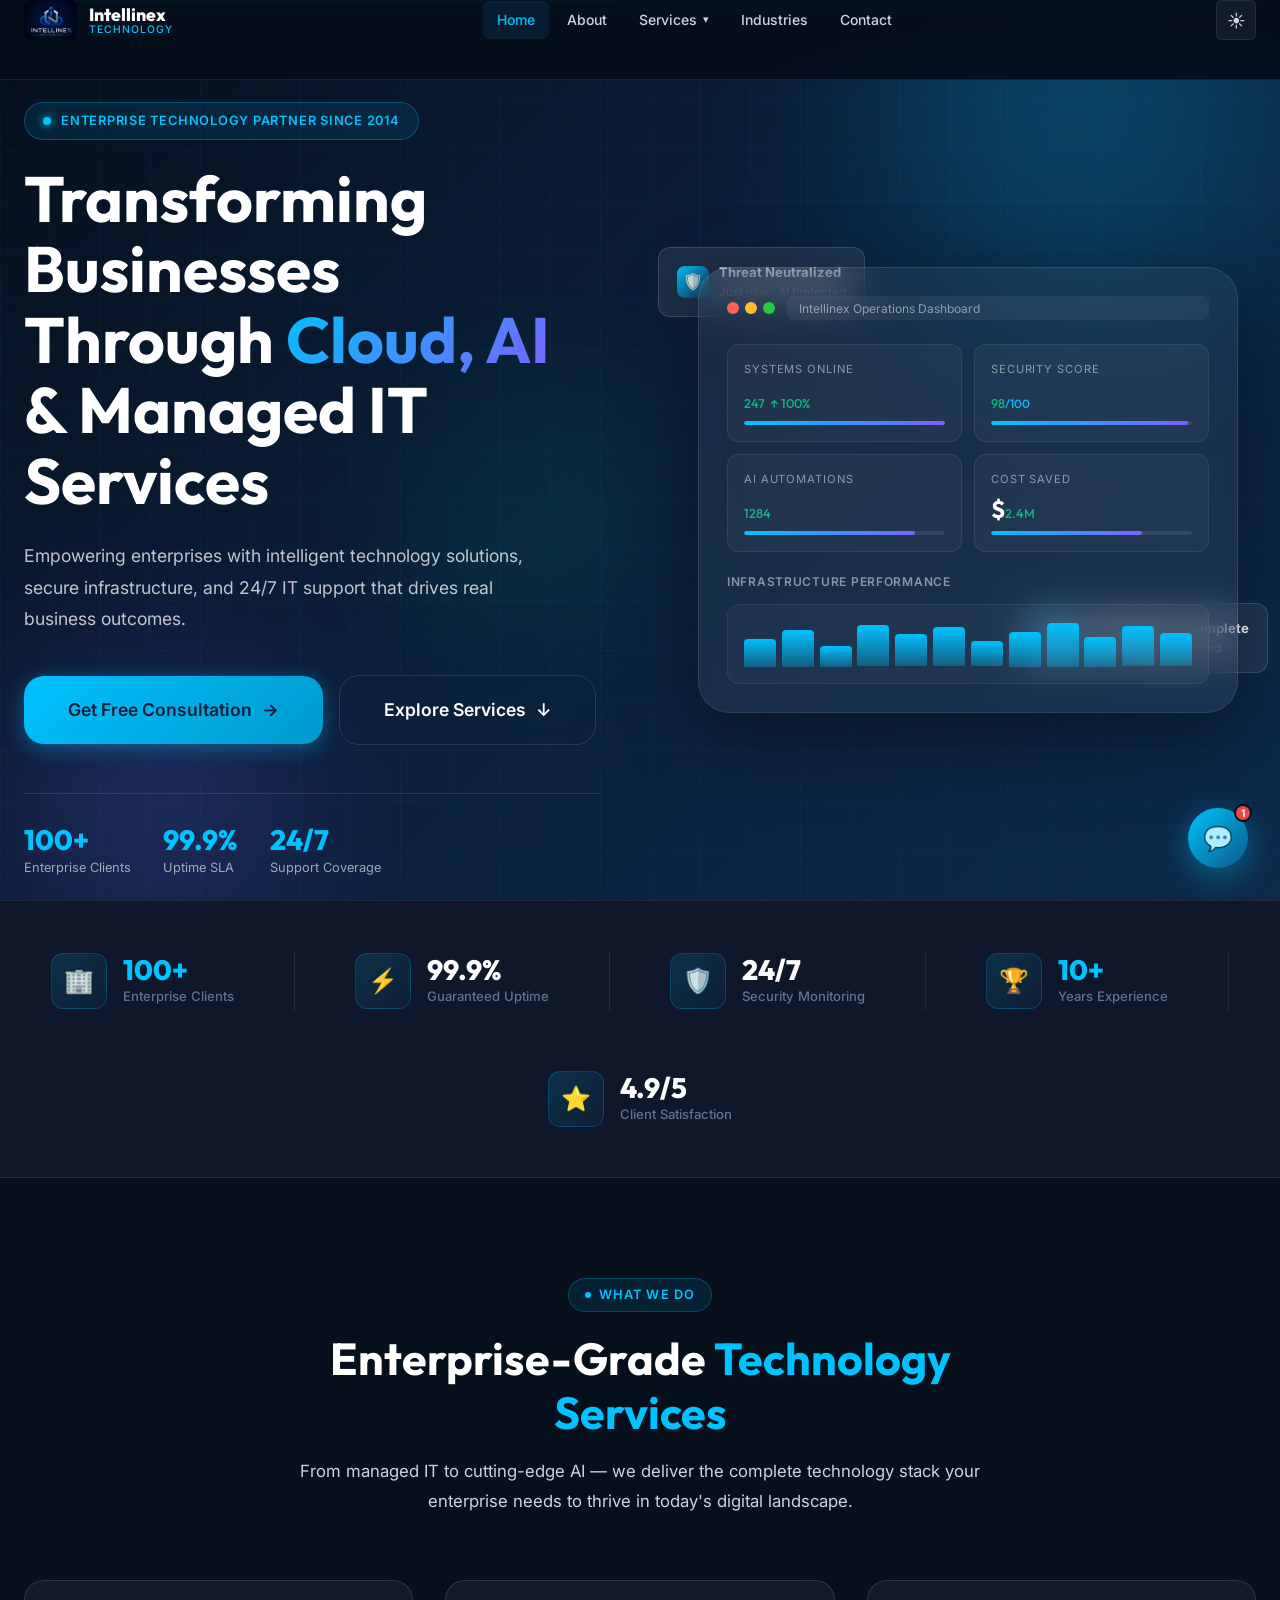
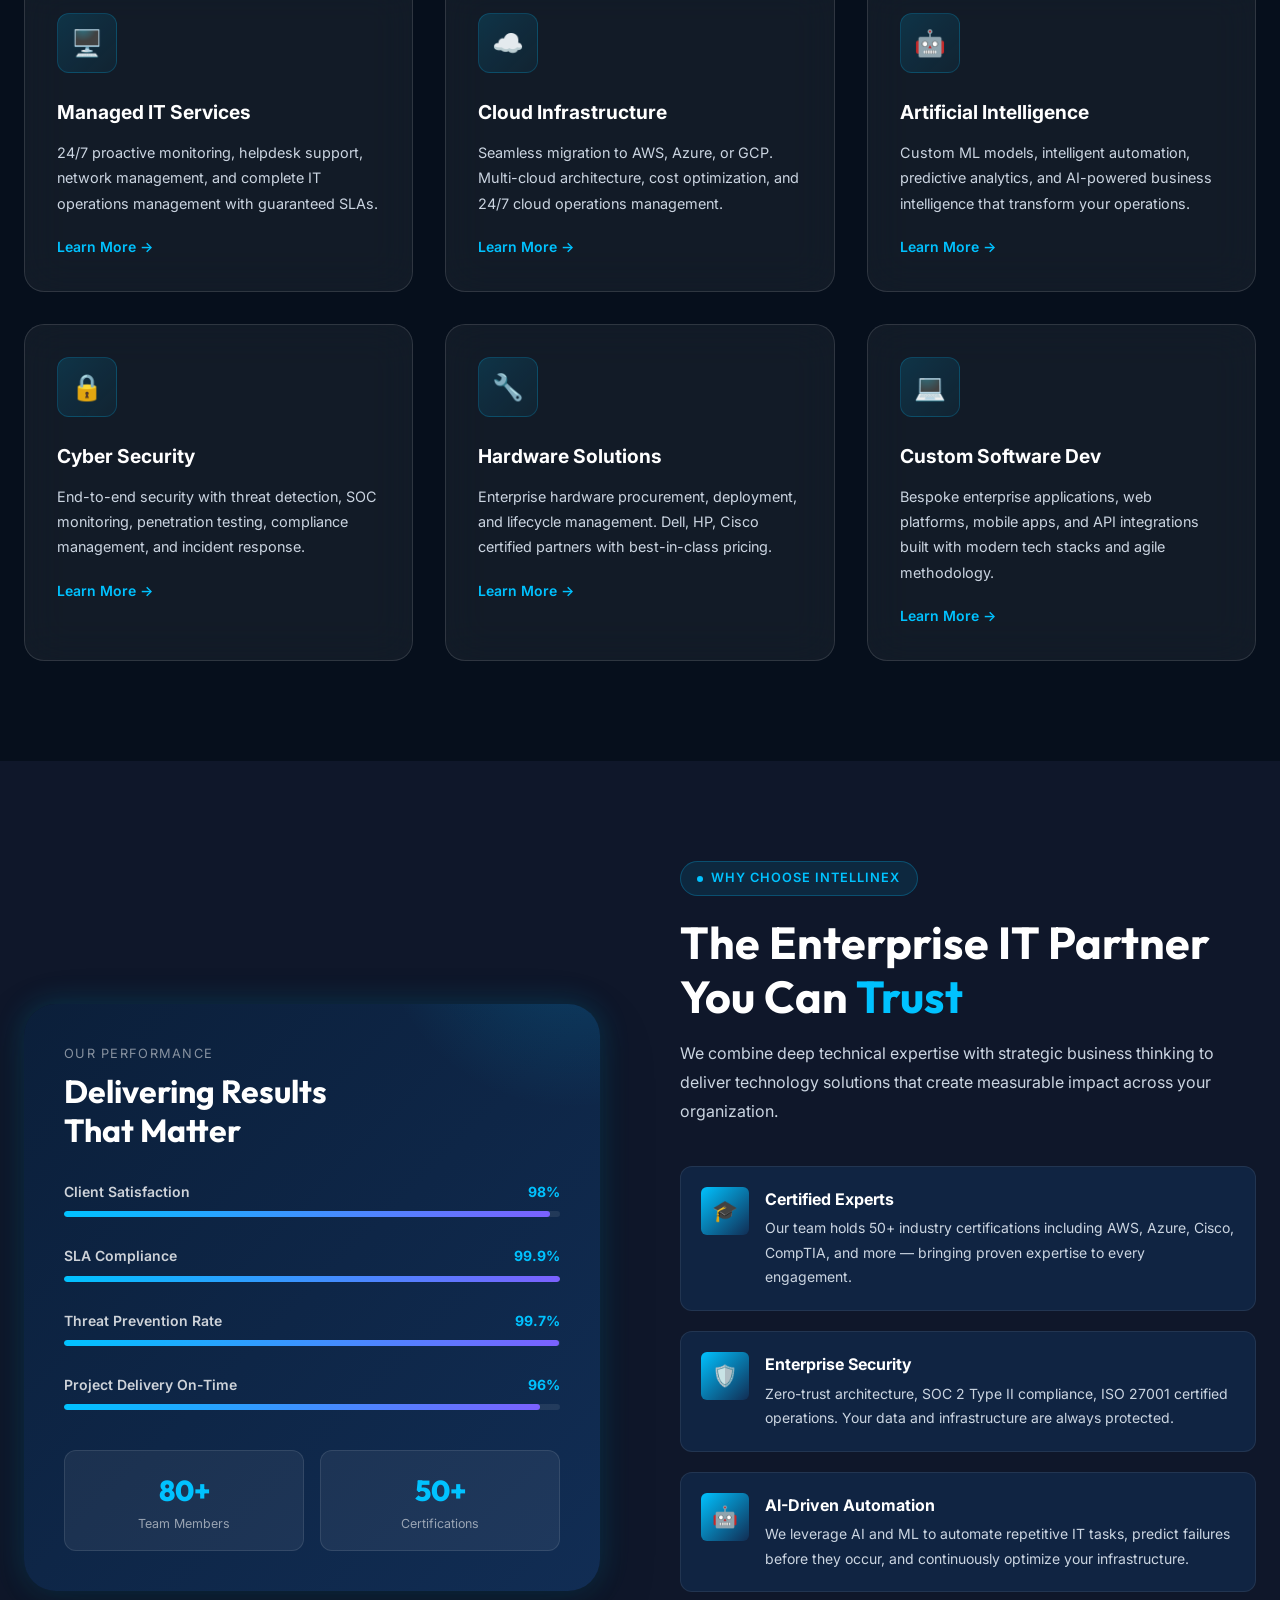
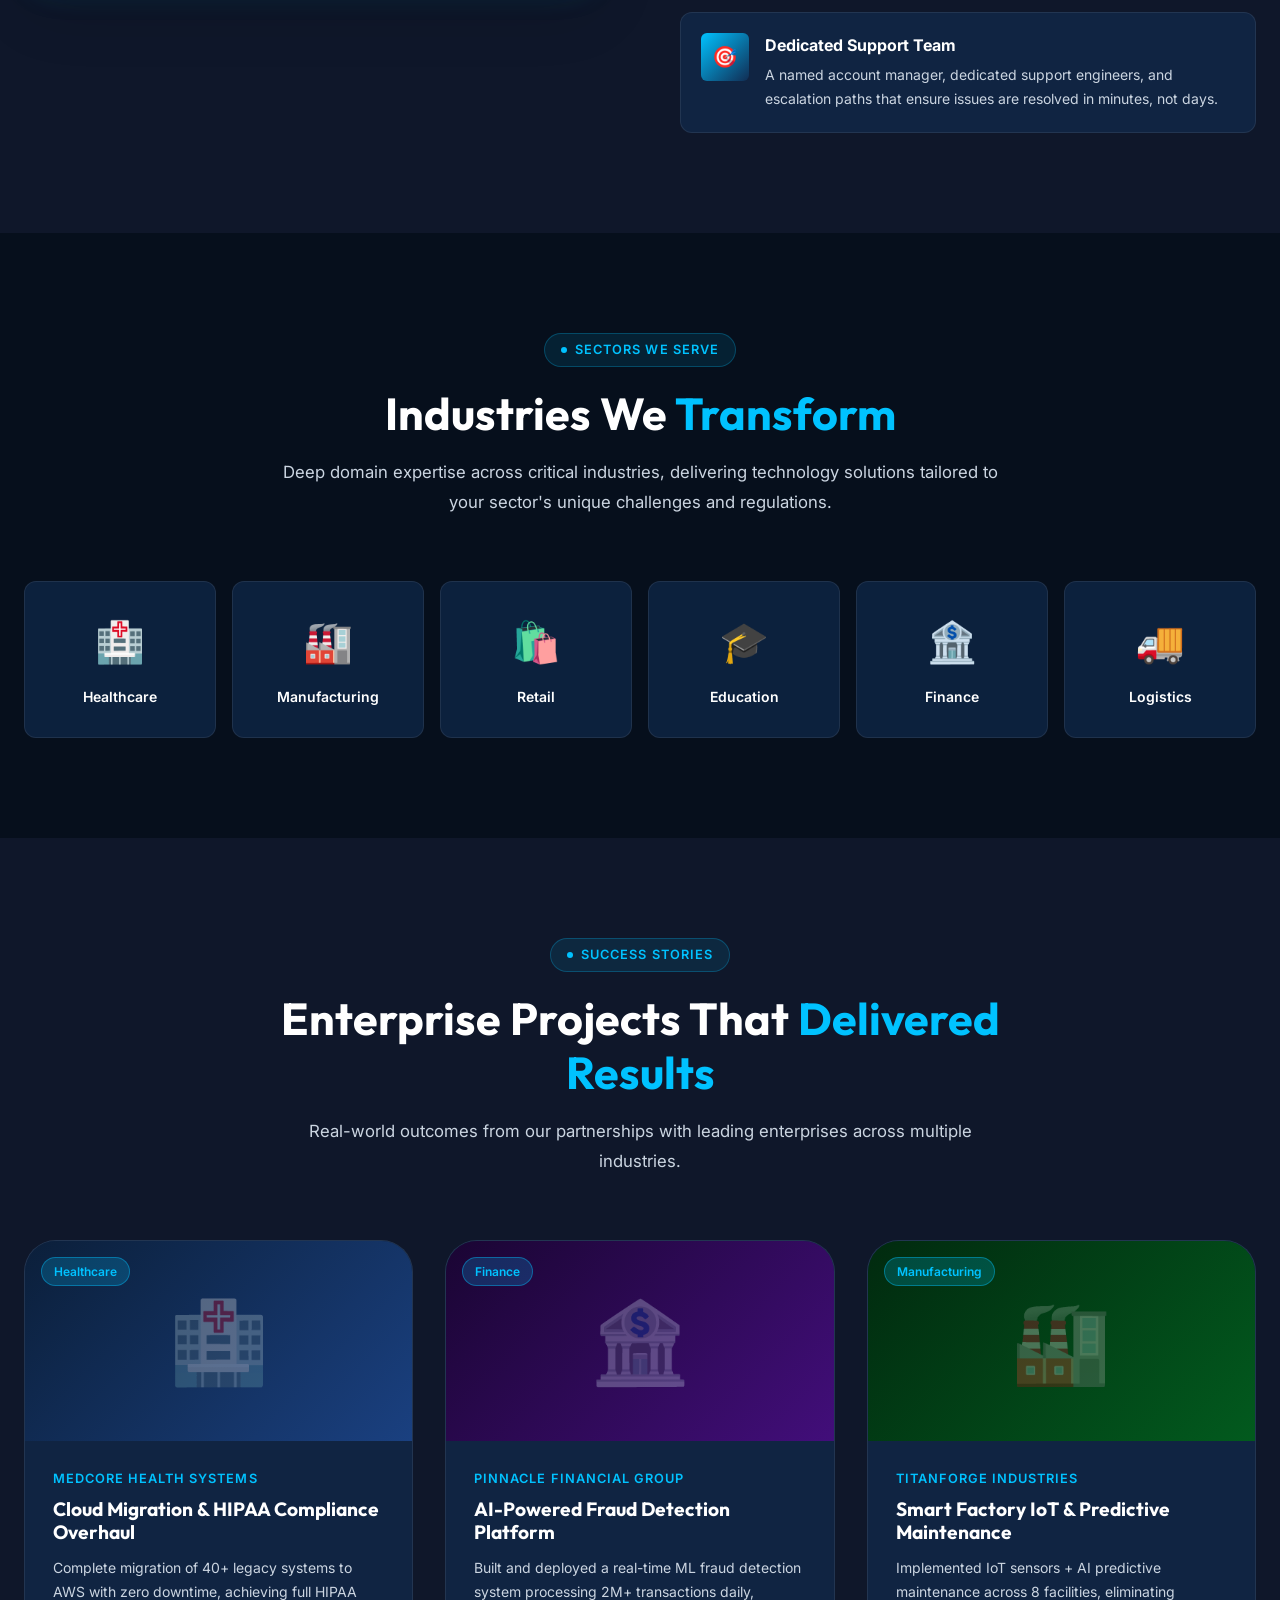
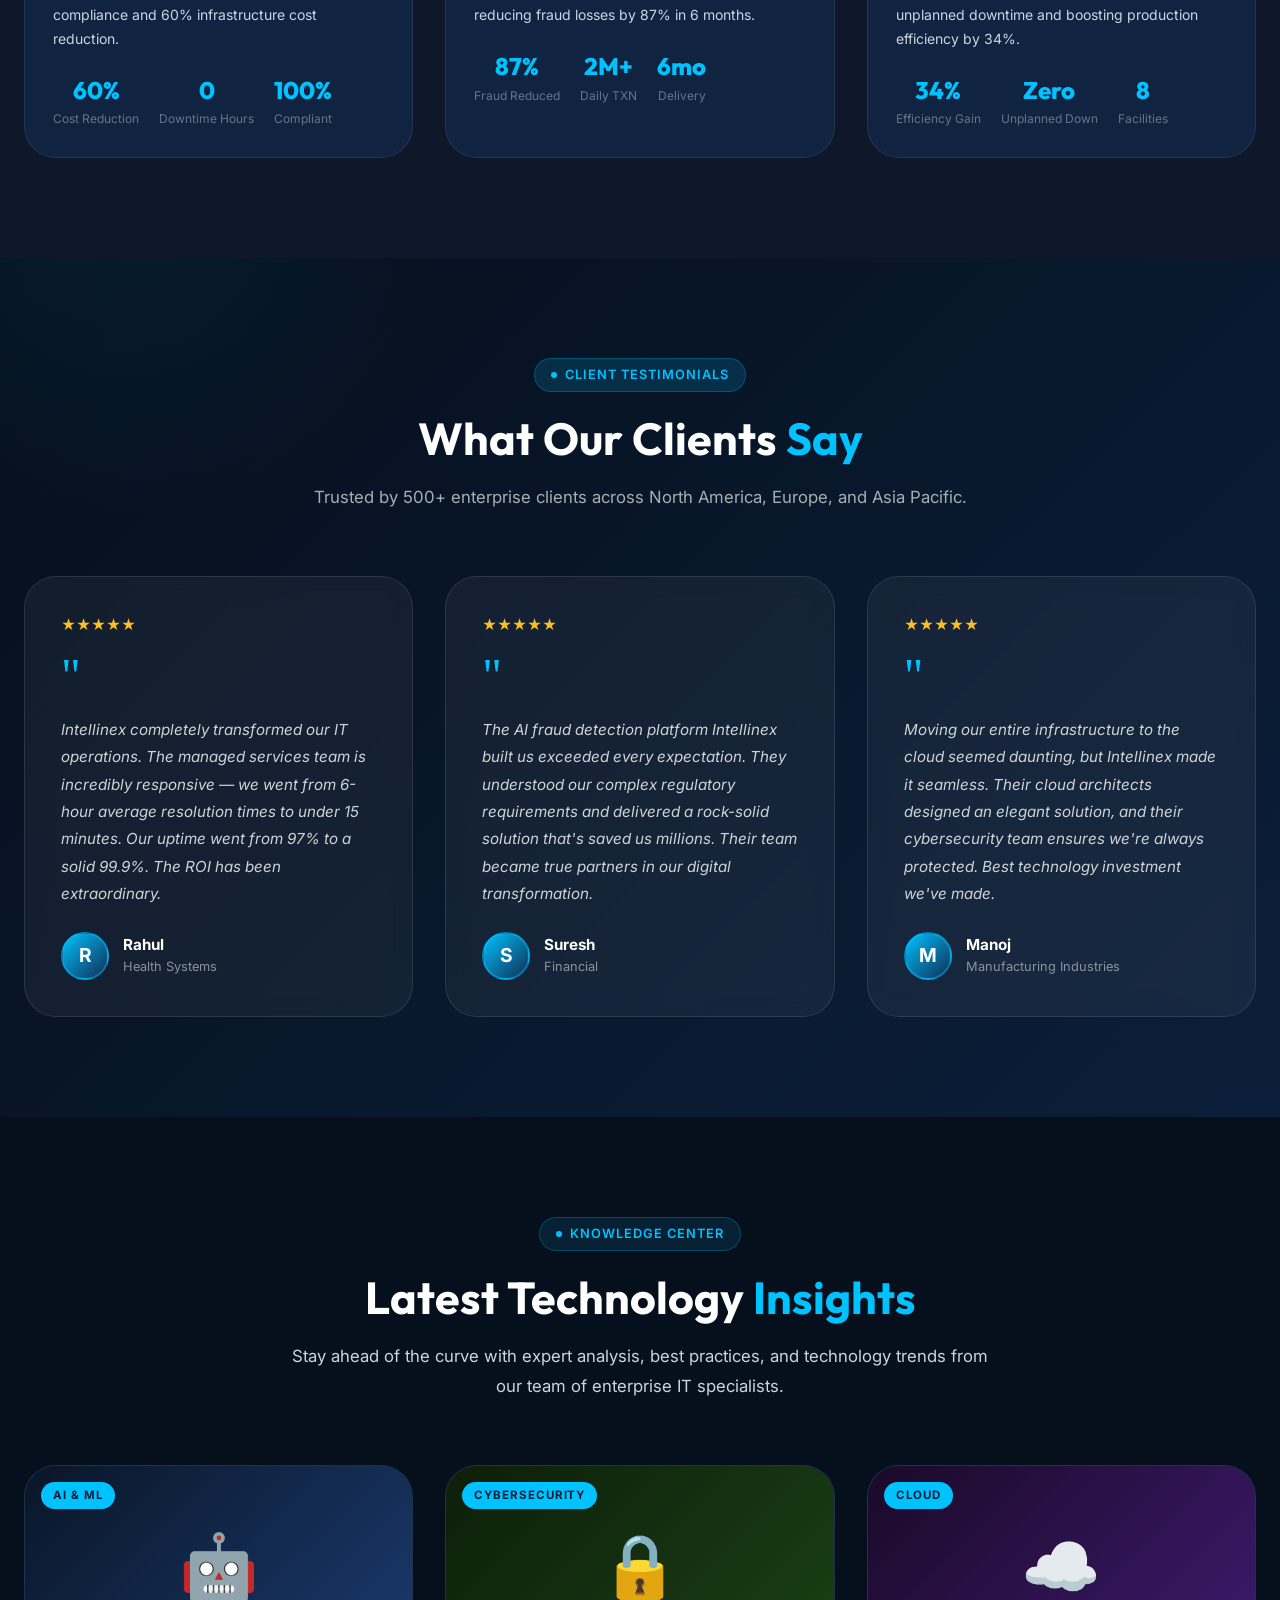
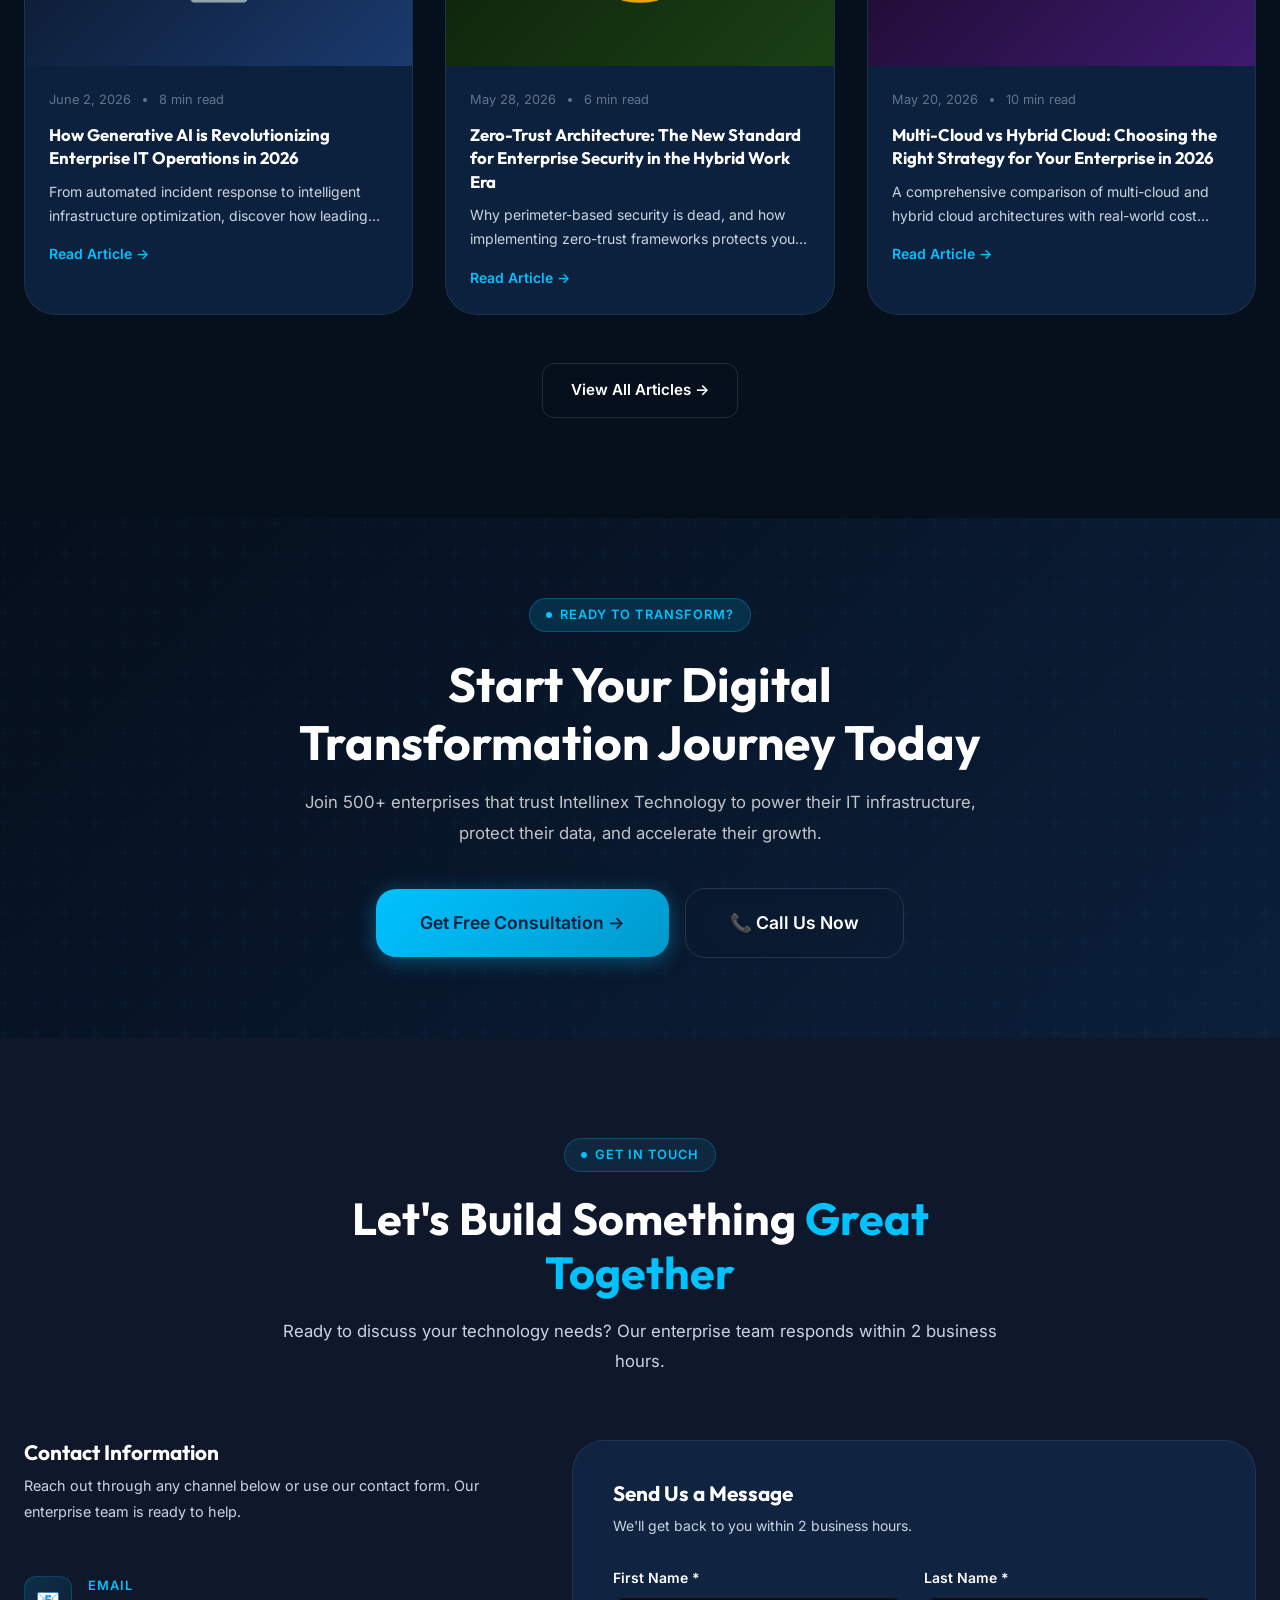
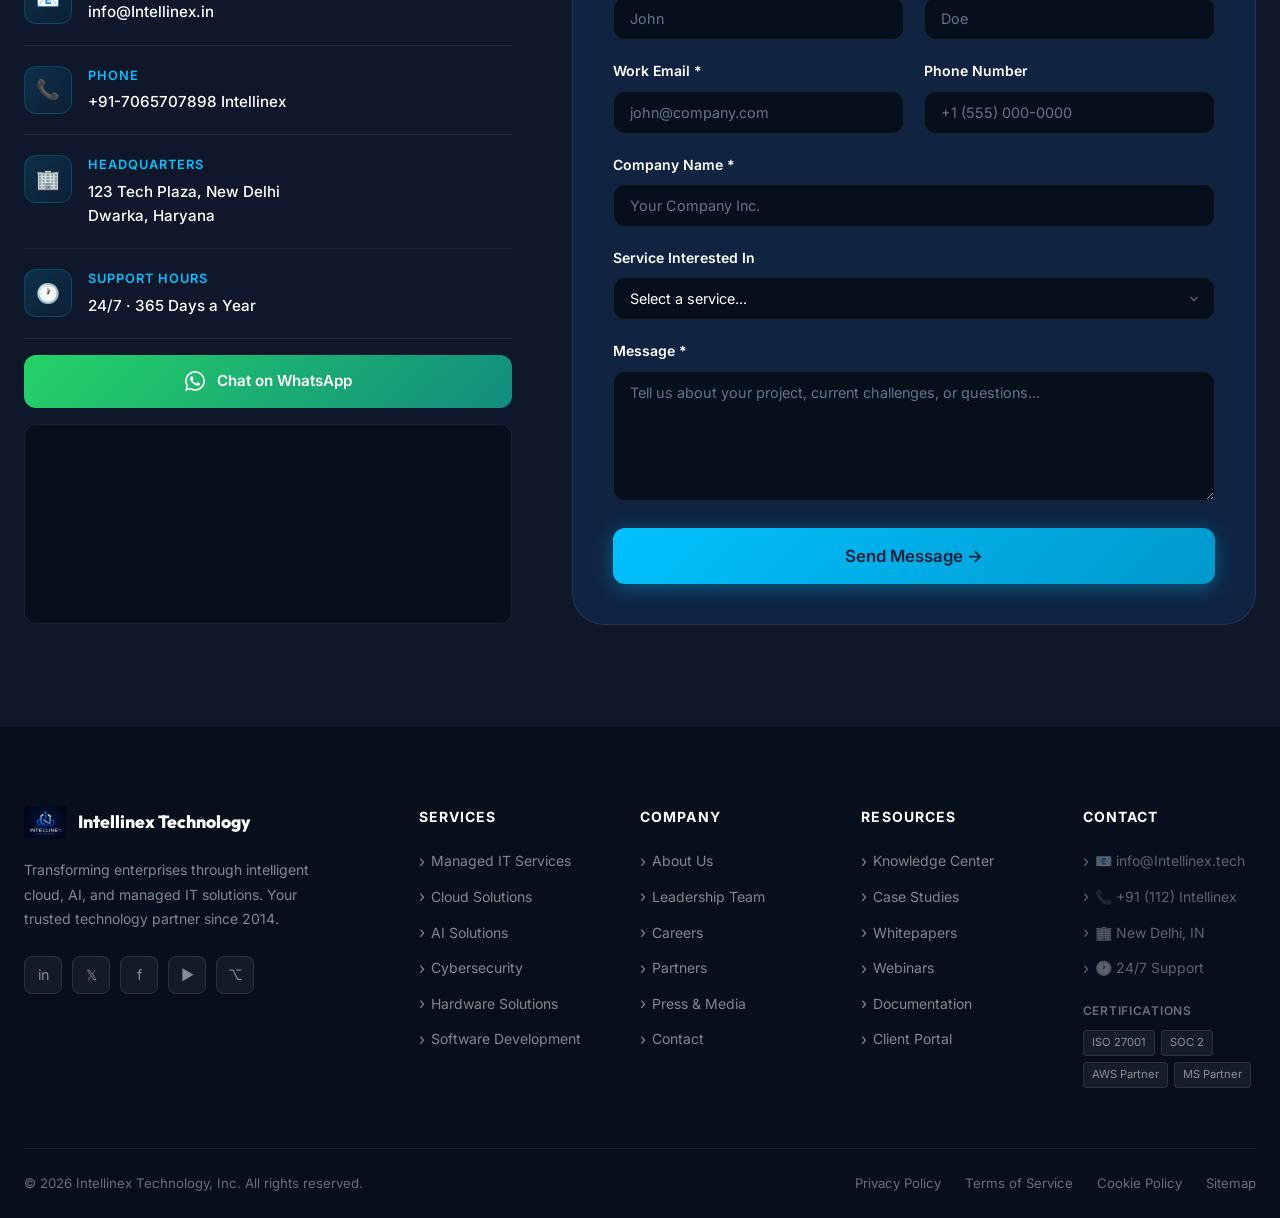
<file: index.html>
<!DOCTYPE html>
<html lang="en" data-theme="dark">
<head>
  <meta charset="UTF-8">
  <meta name="viewport" content="width=device-width, initial-scale=1.0">
  <meta name="description" content="Intellinex Technology — Transforming Businesses Through Cloud, AI & Managed IT Services. Enterprise-grade IT solutions, cybersecurity, hardware, and custom software development.">
  <meta name="keywords" content="managed IT services, cloud solutions, cybersecurity, AI solutions, IT support, hardware procurement, software development">
  <meta name="author" content="Intellinex Technology">
  <meta property="og:title" content="Intellinex Technology | Cloud, AI & Managed IT Services">
  <meta property="og:description" content="Empowering enterprises with intelligent technology solutions, secure infrastructure, and 24/7 IT support.">
  <meta property="og:type" content="website">
  <meta property="og:url" content="https://Intellinex.tech">
  <meta name="twitter:card" content="summary_large_image">
  <link rel="canonical" href="https://Intellinex.tech">
  <title>Intellinex Technology | Cloud, AI & Managed IT Services</title>
  <link rel="icon" href="data:image/svg+xml,<svg xmlns='http://www.w3.org/2000/svg' viewBox='0 0 100 100'><rect width='100' height='100' rx='20' fill='%230B1F3A'/><text y='.9em' font-size='80' x='10'>N</text></svg>">
  <link rel="stylesheet" href="css/main.css">
  <!-- Schema Markup -->
  <script type="application/ld+json">
  {
    "@context": "https://schema.org",
    "@type": "Organization",
    "name": "Intellinex Technology",
    "url": "https://Intellinex.tech",
    "logo": "https://Intellinex.tech/assets/logo.png",
    "description": "Enterprise IT solutions provider specializing in Managed IT Services, Cloud Solutions, AI, Cybersecurity, and Software Development",
    "telephone": "+91-7065707898",
    "email": "info@Intellinex.in",
    "address": {
      "@type": "PostalAddress",
      "streetAddress": "123 cyber city,Phase 3",
      "addressLocality": "Haryana",
      "addressRegion": "India",
      "postalCode": "110023",
      "addressCountry": "IN"
    },
    "sameAs": [
      "https://linkedin.com/company/Intellinex-sevices",
      "https://twitter.com/Intellinex",
      "https://facebook.com/Intellinex"
    ],
    "foundingDate": "2022",
    "numberOfEmployees": "82"
  }
  </script>
</head>
<body>

<!-- ============ NAVBAR ============ -->
<nav class="navbar" id="navbar">
  <div class="container">
    <div class="nav-inner">
      <a href="index.html" class="nav-logo" aria-label="Intellinex Technology Home">
        <div class="nav-logo-icon" style="background:none;box-shadow:none;width:auto;height:auto;"><img src="assets/logo.png" alt="Intellinex Logo" style="height:40px;width:auto;border-radius:6px;"></div>
        <div class="nav-logo-text">
          <span class="nav-logo-name">Intellinex</span>
          <span class="nav-logo-tagline">Technology</span>
        </div>
      </a>

      <div class="nav-menu">
        <a href="index.html" class="nav-link">Home</a>
        <a href="about.html" class="nav-link">About</a>
        <div class="nav-dropdown-wrapper">
          <a href="#" class="nav-link has-dropdown">Services</a>
          <div class="nav-dropdown">
            <a href="managed-it.html" class="nav-dropdown-item">
              <div class="nav-dropdown-item-icon">🖥️</div>
              <div>
                <div style="font-weight:600;color:var(--text-primary);font-size:0.85rem;">Managed IT</div>
                <div style="font-size:0.75rem;color:var(--text-muted);">24/7 IT Operations</div>
              </div>
            </a>
            <a href="cloud-solutions.html" class="nav-dropdown-item">
              <div class="nav-dropdown-item-icon">☁️</div>
              <div>
                <div style="font-weight:600;color:var(--text-primary);font-size:0.85rem;">Cloud Solutions</div>
                <div style="font-size:0.75rem;color:var(--text-muted);">AWS, Azure, GCP</div>
              </div>
            </a>
            <a href="ai-solutions.html" class="nav-dropdown-item">
              <div class="nav-dropdown-item-icon">🤖</div>
              <div>
                <div style="font-weight:600;color:var(--text-primary);font-size:0.85rem;">AI Solutions</div>
                <div style="font-size:0.75rem;color:var(--text-muted);">ML & Automation</div>
              </div>
            </a>
            <a href="cybersecurity.html" class="nav-dropdown-item">
              <div class="nav-dropdown-item-icon">🔒</div>
              <div>
                <div style="font-weight:600;color:var(--text-primary);font-size:0.85rem;">Cybersecurity</div>
                <div style="font-size:0.75rem;color:var(--text-muted);">Protect & Defend</div>
              </div>
            </a>
            <a href="hardware.html" class="nav-dropdown-item">
              <div class="nav-dropdown-item-icon">🔧</div>
              <div>
                <div style="font-weight:600;color:var(--text-primary);font-size:0.85rem;">Hardware</div>
                <div style="font-size:0.75rem;color:var(--text-muted);">Procurement & Deploy</div>
              </div>
            </a>
            <a href="software-development.html" class="nav-dropdown-item">
              <div class="nav-dropdown-item-icon">💻</div>
              <div>
                <div style="font-weight:600;color:var(--text-primary);font-size:0.85rem;">Software Dev</div>
                <div style="font-size:0.75rem;color:var(--text-muted);">Custom Applications</div>
              </div>
            </a>
          </div>
        </div>
        <a href="about.html#industries" class="nav-link">Industries</a>
        <a href="contact.html" class="nav-link">Contact</a>
      </div>

      <div class="nav-actions">
        <button class="theme-toggle" id="theme-toggle" aria-label="Toggle theme">
          <span class="theme-icon">☀️</span>
        </button>
        <a href="contact.html" class="btn btn-primary btn-sm nav-cta">Get Free Consultation</a>
        <button class="hamburger" id="hamburger" aria-label="Toggle menu">
          <span></span><span></span><span></span>
        </button>
      </div>
    </div>
  </div>
</nav>

<!-- Mobile Menu -->
<div class="mobile-menu" id="mobile-menu">
  <a href="index.html" class="mobile-menu-link">🏠 Home</a>
  <a href="about.html" class="mobile-menu-link">🏢 About Us</a>
  <div class="mobile-menu-link has-sub" style="cursor:pointer">⚡ Services <span class="sub-arrow" style="transition:transform 0.3s">▾</span></div>
  <div class="mobile-menu-sub">
    <a href="managed-it.html" class="mobile-menu-sub-link">🖥️ Managed IT Services</a>
    <a href="cloud-solutions.html" class="mobile-menu-sub-link">☁️ Cloud Solutions</a>
    <a href="ai-solutions.html" class="mobile-menu-sub-link">🤖 AI Solutions</a>
    <a href="cybersecurity.html" class="mobile-menu-sub-link">🔒 Cybersecurity</a>
    <a href="hardware.html" class="mobile-menu-sub-link">🔧 Hardware Solutions</a>
    <a href="software-development.html" class="mobile-menu-sub-link">💻 Software Development</a>
  </div>
  <a href="about.html#industries" class="mobile-menu-link">🏭 Industries</a>
  <a href="contact.html" class="mobile-menu-link">📬 Contact</a>
  <div style="padding:16px 0;">
    <a href="contact.html" class="btn btn-primary w-full" style="justify-content:center">Get Free Consultation</a>
  </div>
</div>

<!-- ============ HERO ============ -->
<section class="hero" id="home">
  <div class="hero-bg"></div>
  <div class="hero-grid"></div>
  <div class="hero-orbs">
    <div class="hero-orb hero-orb-1"></div>
    <div class="hero-orb hero-orb-2"></div>
    <div class="hero-orb hero-orb-3"></div>
  </div>
  <div class="container">
    <div class="hero-content">
      <div class="hero-text">
        <div class="hero-badge">
          <div class="hero-badge-dot"></div>
          Enterprise Technology Partner Since 2014
        </div>
        <h1 class="hero-title">
          Transforming Businesses Through <span class="highlight">Cloud, AI</span> & Managed IT Services
        </h1>
        <p class="hero-subtitle">
          Empowering enterprises with intelligent technology solutions, secure infrastructure, and 24/7 IT support that drives real business outcomes.
        </p>
        <div class="btn-group">
          <a href="contact.html" class="btn btn-primary btn-xl" id="hero-cta-primary">
            Get Free Consultation
            <span>→</span>
          </a>
          <a href="#services" class="btn btn-outline btn-xl" id="hero-cta-secondary">
            Explore Services
            <span>↓</span>
          </a>
        </div>
        <div class="hero-stats">
          <div class="hero-stat">
            <div class="hero-stat-value"><span class="counter" data-target="100" data-suffix="+">100+</span></div>
            <div class="hero-stat-label">Enterprise Clients</div>
          </div>
          <div class="hero-stat">
            <div class="hero-stat-value">99.9%</div>
            <div class="hero-stat-label">Uptime SLA</div>
          </div>
          <div class="hero-stat">
            <div class="hero-stat-value">24/7</div>
            <div class="hero-stat-label">Support Coverage</div>
          </div>
        </div>
      </div>

      <div class="hero-visual">
        <div class="hero-dashboard">
          <!-- Floating cards -->
          <div class="hero-float-card hero-float-card-1">
            <div class="hero-float-icon">🛡️</div>
            <div>
              <div style="font-weight:700;font-size:0.82rem;">Threat Neutralized</div>
              <div style="font-size:0.72rem;color:rgba(255,255,255,0.6);">Just now · AI Protected</div>
            </div>
          </div>
          <div class="hero-float-card hero-float-card-2">
            <div class="hero-float-icon">☁️</div>
            <div>
              <div style="font-weight:700;font-size:0.82rem;">Cloud Migration Complete</div>
              <div style="font-size:0.72rem;color:rgba(255,255,255,0.6);">99.9% Uptime Maintained</div>
            </div>
          </div>

          <!-- Main Dashboard Card -->
          <div class="hero-card">
            <div class="hero-card-header">
              <div class="hero-card-dots">
                <span></span><span></span><span></span>
              </div>
              <div class="hero-card-title-bar">Intellinex Operations Dashboard</div>
            </div>

            <div class="dashboard-metrics">
              <div class="metric-card">
                <div class="metric-label">Systems Online</div>
                <div class="metric-value"><span class="counter" data-target="247" data-suffix="">247</span> <span>↑ 100%</span></div>
                <div class="metric-bar"><div class="metric-bar-fill" style="width:100%"></div></div>
              </div>
              <div class="metric-card">
                <div class="metric-label">Security Score</div>
                <div class="metric-value"><span class="counter" data-target="98" data-suffix="">98</span><span style="color:var(--cyan);font-size:0.75rem;">/100</span></div>
                <div class="metric-bar"><div class="metric-bar-fill" style="width:98%"></div></div>
              </div>
              <div class="metric-card">
                <div class="metric-label">AI Automations</div>
                <div class="metric-value"><span class="counter" data-target="1284" data-suffix="">1,284</span></div>
                <div class="metric-bar"><div class="metric-bar-fill" style="width:85%"></div></div>
              </div>
              <div class="metric-card">
                <div class="metric-label">Cost Saved</div>
                <div class="metric-value">$<span class="counter" data-target="2.4" data-suffix="M">2.4M</span></div>
                <div class="metric-bar"><div class="metric-bar-fill" style="width:75%"></div></div>
              </div>
            </div>

            <div style="margin-bottom:12px;font-size:0.75rem;color:rgba(255,255,255,0.5);font-weight:600;text-transform:uppercase;letter-spacing:0.06em;">Infrastructure Performance</div>
            <div class="dashboard-chart-area">
              <div class="chart-bar" style="height:60%"></div>
              <div class="chart-bar" style="height:80%"></div>
              <div class="chart-bar" style="height:55%"></div>
              <div class="chart-bar" style="height:90%"></div>
              <div class="chart-bar" style="height:70%"></div>
              <div class="chart-bar" style="height:85%"></div>
              <div class="chart-bar" style="height:65%"></div>
              <div class="chart-bar" style="height:95%"></div>
              <div class="chart-bar" style="height:75%"></div>
              <div class="chart-bar" style="height:88%"></div>
              <div class="chart-bar" style="height:72%"></div>
              <div class="chart-bar" style="height:92%"></div>
            </div>
          </div>
        </div>
      </div>
    </div>
  </div>
</section>

<!-- ============ TRUST BAR ============ -->
<section class="trust-bar">
  <div class="container">
    <div class="trust-items">
      <div class="trust-item reveal">
        <div class="trust-item-icon">🏢</div>
        <div>
          <div class="trust-item-value"><span class="counter" data-target="100" data-suffix="+">100+</span></div>
          <div class="trust-item-label">Enterprise Clients</div>
        </div>
      </div>
      <div class="trust-divider"></div>
      <div class="trust-item reveal reveal-delay-1">
        <div class="trust-item-icon">⚡</div>
        <div>
          <div class="trust-item-value">99.9%</div>
          <div class="trust-item-label">Guaranteed Uptime</div>
        </div>
      </div>
      <div class="trust-divider"></div>
      <div class="trust-item reveal reveal-delay-2">
        <div class="trust-item-icon">🛡️</div>
        <div>
          <div class="trust-item-value">24/7</div>
          <div class="trust-item-label">Security Monitoring</div>
        </div>
      </div>
      <div class="trust-divider"></div>
      <div class="trust-item reveal reveal-delay-3">
        <div class="trust-item-icon">🏆</div>
        <div>
          <div class="trust-item-value"><span class="counter" data-target="10" data-suffix="+">10+</span></div>
          <div class="trust-item-label">Years Experience</div>
        </div>
      </div>
      <div class="trust-divider"></div>
      <div class="trust-item reveal reveal-delay-4">
        <div class="trust-item-icon">⭐</div>
        <div>
          <div class="trust-item-value">4.9/5</div>
          <div class="trust-item-label">Client Satisfaction</div>
        </div>
      </div>
    </div>
  </div>
</section>

<!-- ============ SERVICES ============ -->
<section class="section services-section" id="services">
  <div class="container">
    <div class="section-header reveal">
      <div class="section-tag">What We Do</div>
      <h2 class="section-title">Enterprise-Grade <span class="text-cyan">Technology Services</span></h2>
      <p class="section-desc">From managed IT to cutting-edge AI — we deliver the complete technology stack your enterprise needs to thrive in today's digital landscape.</p>
    </div>

    <div class="grid grid-3">
      <div class="card card-glass card-tilt reveal reveal-delay-1">
        <div class="card-icon">🖥️</div>
        <div class="card-title">Managed IT Services</div>
        <p class="card-desc">24/7 proactive monitoring, helpdesk support, network management, and complete IT operations management with guaranteed SLAs.</p>
        <a href="managed-it.html" class="card-link">Learn More →</a>
      </div>
      <div class="card card-glass card-tilt reveal reveal-delay-2">
        <div class="card-icon">☁️</div>
        <div class="card-title">Cloud Infrastructure</div>
        <p class="card-desc">Seamless migration to AWS, Azure, or GCP. Multi-cloud architecture, cost optimization, and 24/7 cloud operations management.</p>
        <a href="cloud-solutions.html" class="card-link">Learn More →</a>
      </div>
      <div class="card card-glass card-tilt reveal reveal-delay-3">
        <div class="card-icon">🤖</div>
        <div class="card-title">Artificial Intelligence</div>
        <p class="card-desc">Custom ML models, intelligent automation, predictive analytics, and AI-powered business intelligence that transform your operations.</p>
        <a href="ai-solutions.html" class="card-link">Learn More →</a>
      </div>
      <div class="card card-glass card-tilt reveal reveal-delay-1">
        <div class="card-icon">🔒</div>
        <div class="card-title">Cyber Security</div>
        <p class="card-desc">End-to-end security with threat detection, SOC monitoring, penetration testing, compliance management, and incident response.</p>
        <a href="cybersecurity.html" class="card-link">Learn More →</a>
      </div>
      <div class="card card-glass card-tilt reveal reveal-delay-2">
        <div class="card-icon">🔧</div>
        <div class="card-title">Hardware Solutions</div>
        <p class="card-desc">Enterprise hardware procurement, deployment, and lifecycle management. Dell, HP, Cisco certified partners with best-in-class pricing.</p>
        <a href="hardware.html" class="card-link">Learn More →</a>
      </div>
      <div class="card card-glass card-tilt reveal reveal-delay-3">
        <div class="card-icon">💻</div>
        <div class="card-title">Custom Software Dev</div>
        <p class="card-desc">Bespoke enterprise applications, web platforms, mobile apps, and API integrations built with modern tech stacks and agile methodology.</p>
        <a href="software-development.html" class="card-link">Learn More →</a>
      </div>
    </div>
  </div>
</section>

<!-- ============ WHY CHOOSE US ============ -->
<section class="section why-section" id="why-us">
  <div class="container">
    <div class="why-grid">
      <div class="why-image-area reveal-left">
        <div class="why-image-card">
          <div style="position:relative;z-index:1">
            <div style="font-size:0.8rem;color:rgba(255,255,255,0.5);text-transform:uppercase;letter-spacing:0.1em;margin-bottom:8px;">Our Performance</div>
            <h3 style="color:white;font-size:2rem;margin-bottom:32px;">Delivering Results<br>That Matter</h3>
            <div style="display:flex;flex-direction:column;gap:20px;">
              <div>
                <div style="display:flex;justify-content:space-between;margin-bottom:8px;">
                  <span style="font-size:0.875rem;color:rgba(255,255,255,0.8);font-weight:600;">Client Satisfaction</span>
                  <span style="font-size:0.875rem;color:var(--cyan);font-weight:700;">98%</span>
                </div>
                <div class="progress"><div class="progress-fill" data-width="98%"></div></div>
              </div>
              <div>
                <div style="display:flex;justify-content:space-between;margin-bottom:8px;">
                  <span style="font-size:0.875rem;color:rgba(255,255,255,0.8);font-weight:600;">SLA Compliance</span>
                  <span style="font-size:0.875rem;color:var(--cyan);font-weight:700;">99.9%</span>
                </div>
                <div class="progress"><div class="progress-fill" data-width="99.9%"></div></div>
              </div>
              <div>
                <div style="display:flex;justify-content:space-between;margin-bottom:8px;">
                  <span style="font-size:0.875rem;color:rgba(255,255,255,0.8);font-weight:600;">Threat Prevention Rate</span>
                  <span style="font-size:0.875rem;color:var(--cyan);font-weight:700;">99.7%</span>
                </div>
                <div class="progress"><div class="progress-fill" data-width="99.7%"></div></div>
              </div>
              <div>
                <div style="display:flex;justify-content:space-between;margin-bottom:8px;">
                  <span style="font-size:0.875rem;color:rgba(255,255,255,0.8);font-weight:600;">Project Delivery On-Time</span>
                  <span style="font-size:0.875rem;color:var(--cyan);font-weight:700;">96%</span>
                </div>
                <div class="progress"><div class="progress-fill" data-width="96%"></div></div>
              </div>
            </div>
            <div style="display:grid;grid-template-columns:1fr 1fr;gap:16px;margin-top:32px;">
              <div style="text-align:center;padding:16px;background:rgba(255,255,255,0.06);border-radius:12px;border:1px solid rgba(255,255,255,0.1);">
                <div style="font-size:1.8rem;font-weight:800;color:var(--cyan);font-family:var(--font-display);">80+</div>
                <div style="font-size:0.78rem;color:rgba(255,255,255,0.55);">Team Members</div>
              </div>
              <div style="text-align:center;padding:16px;background:rgba(255,255,255,0.06);border-radius:12px;border:1px solid rgba(255,255,255,0.1);">
                <div style="font-size:1.8rem;font-weight:800;color:var(--cyan);font-family:var(--font-display);">50+</div>
                <div style="font-size:0.78rem;color:rgba(255,255,255,0.55);">Certifications</div>
              </div>
            </div>
          </div>
        </div>
      </div>

      <div class="reveal-right">
        <div class="section-tag">Why Choose Intellinex</div>
        <h2 class="section-title" style="margin-bottom:16px;">The Enterprise IT Partner You Can <span class="text-cyan">Trust</span></h2>
        <p style="color:var(--text-secondary);margin-bottom:40px;line-height:1.8;">We combine deep technical expertise with strategic business thinking to deliver technology solutions that create measurable impact across your organization.</p>
        <div class="feature-list">
          <div class="feature-item">
            <div class="feature-icon">🎓</div>
            <div>
              <div class="feature-title">Certified Experts</div>
              <p class="feature-desc">Our team holds 50+ industry certifications including AWS, Azure, Cisco, CompTIA, and more — bringing proven expertise to every engagement.</p>
            </div>
          </div>
          <div class="feature-item">
            <div class="feature-icon">🛡️</div>
            <div>
              <div class="feature-title">Enterprise Security</div>
              <p class="feature-desc">Zero-trust architecture, SOC 2 Type II compliance, ISO 27001 certified operations. Your data and infrastructure are always protected.</p>
            </div>
          </div>
          <div class="feature-item">
            <div class="feature-icon">🤖</div>
            <div>
              <div class="feature-title">AI-Driven Automation</div>
              <p class="feature-desc">We leverage AI and ML to automate repetitive IT tasks, predict failures before they occur, and continuously optimize your infrastructure.</p>
            </div>
          </div>
          <div class="feature-item">
            <div class="feature-icon">🎯</div>
            <div>
              <div class="feature-title">Dedicated Support Team</div>
              <p class="feature-desc">A named account manager, dedicated support engineers, and escalation paths that ensure issues are resolved in minutes, not days.</p>
            </div>
          </div>
        </div>
      </div>
    </div>
  </div>
</section>

<!-- ============ INDUSTRIES ============ -->
<section class="section industries-section" id="industries">
  <div class="container">
    <div class="section-header reveal">
      <div class="section-tag">Sectors We Serve</div>
      <h2 class="section-title">Industries We <span class="text-cyan">Transform</span></h2>
      <p class="section-desc">Deep domain expertise across critical industries, delivering technology solutions tailored to your sector's unique challenges and regulations.</p>
    </div>
    <div class="industry-grid">
      <div class="industry-card reveal reveal-delay-1">
        <div class="industry-icon">🏥</div>
        <div class="industry-name">Healthcare</div>
      </div>
      <div class="industry-card reveal reveal-delay-2">
        <div class="industry-icon">🏭</div>
        <div class="industry-name">Manufacturing</div>
      </div>
      <div class="industry-card reveal reveal-delay-3">
        <div class="industry-icon">🛍️</div>
        <div class="industry-name">Retail</div>
      </div>
      <div class="industry-card reveal reveal-delay-4">
        <div class="industry-icon">🎓</div>
        <div class="industry-name">Education</div>
      </div>
      <div class="industry-card reveal reveal-delay-5">
        <div class="industry-icon">🏦</div>
        <div class="industry-name">Finance</div>
      </div>
      <div class="industry-card reveal reveal-delay-6">
        <div class="industry-icon">🚚</div>
        <div class="industry-name">Logistics</div>
      </div>
    </div>
  </div>
</section>

<!-- ============ CASE STUDIES ============ -->
<section class="section case-studies-section" id="case-studies">
  <div class="container">
    <div class="section-header reveal">
      <div class="section-tag">Success Stories</div>
      <h2 class="section-title">Enterprise Projects That <span class="text-cyan">Delivered Results</span></h2>
      <p class="section-desc">Real-world outcomes from our partnerships with leading enterprises across multiple industries.</p>
    </div>
    <div class="grid grid-3">
      <div class="case-study-card reveal reveal-delay-1">
        <div class="case-study-header bg-1">
          <div class="case-study-header-icon">🏥</div>
          <div class="case-study-header-badge">Healthcare</div>
        </div>
        <div class="case-study-body">
          <div class="case-study-client">MedCore Health Systems</div>
          <h3 class="case-study-title">Cloud Migration & HIPAA Compliance Overhaul</h3>
          <p class="case-study-desc">Complete migration of 40+ legacy systems to AWS with zero downtime, achieving full HIPAA compliance and 60% infrastructure cost reduction.</p>
          <div class="case-study-results">
            <div class="result-item">
              <div class="result-value">60%</div>
              <div class="result-label">Cost Reduction</div>
            </div>
            <div class="result-item">
              <div class="result-value">0</div>
              <div class="result-label">Downtime Hours</div>
            </div>
            <div class="result-item">
              <div class="result-value">100%</div>
              <div class="result-label">Compliant</div>
            </div>
          </div>
        </div>
      </div>

      <div class="case-study-card reveal reveal-delay-2">
        <div class="case-study-header bg-2">
          <div class="case-study-header-icon">🏦</div>
          <div class="case-study-header-badge">Finance</div>
        </div>
        <div class="case-study-body">
          <div class="case-study-client">Pinnacle Financial Group</div>
          <h3 class="case-study-title">AI-Powered Fraud Detection Platform</h3>
          <p class="case-study-desc">Built and deployed a real-time ML fraud detection system processing 2M+ transactions daily, reducing fraud losses by 87% in 6 months.</p>
          <div class="case-study-results">
            <div class="result-item">
              <div class="result-value">87%</div>
              <div class="result-label">Fraud Reduced</div>
            </div>
            <div class="result-item">
              <div class="result-value">2M+</div>
              <div class="result-label">Daily TXN</div>
            </div>
            <div class="result-item">
              <div class="result-value">6mo</div>
              <div class="result-label">Delivery</div>
            </div>
          </div>
        </div>
      </div>

      <div class="case-study-card reveal reveal-delay-3">
        <div class="case-study-header bg-3">
          <div class="case-study-header-icon">🏭</div>
          <div class="case-study-header-badge">Manufacturing</div>
        </div>
        <div class="case-study-body">
          <div class="case-study-client">TitanForge Industries</div>
          <h3 class="case-study-title">Smart Factory IoT & Predictive Maintenance</h3>
          <p class="case-study-desc">Implemented IoT sensors + AI predictive maintenance across 8 facilities, eliminating unplanned downtime and boosting production efficiency by 34%.</p>
          <div class="case-study-results">
            <div class="result-item">
              <div class="result-value">34%</div>
              <div class="result-label">Efficiency Gain</div>
            </div>
            <div class="result-item">
              <div class="result-value">Zero</div>
              <div class="result-label">Unplanned Down</div>
            </div>
            <div class="result-item">
              <div class="result-value">8</div>
              <div class="result-label">Facilities</div>
            </div>
          </div>
        </div>
      </div>
    </div>
  </div>
</section>

<!-- ============ TESTIMONIALS ============ -->
<section class="section testimonials-section" id="testimonials">
  <div class="container">
    <div class="section-header reveal" style="position:relative;z-index:1;">
      <div class="section-tag" style="background:rgba(0,194,255,0.15);">Client Testimonials</div>
      <h2 class="section-title" style="color:white;">What Our Clients <span class="text-cyan">Say</span></h2>
      <p class="section-desc" style="color:rgba(255,255,255,0.65);">Trusted by 500+ enterprise clients across North America, Europe, and Asia Pacific.</p>
    </div>
    <div class="grid grid-3" style="position:relative;z-index:1;">
      <div class="testimonial-card reveal reveal-delay-1">
        <div class="stars">★★★★★</div>
        <div class="testimonial-quote">"</div>
        <p class="testimonial-text">Intellinex completely transformed our IT operations. The managed services team is incredibly responsive — we went from 6-hour average resolution times to under 15 minutes. Our uptime went from 97% to a solid 99.9%. The ROI has been extraordinary.</p>
        <div class="testimonial-author">
          <div class="testimonial-avatar">R</div>
          <div>
            <div class="testimonial-name">Rahul</div>
            <div class="testimonial-role">Health Systems</div>
          </div>
        </div>
      </div>
      <div class="testimonial-card reveal reveal-delay-2">
        <div class="stars">★★★★★</div>
        <div class="testimonial-quote">"</div>
        <p class="testimonial-text">The AI fraud detection platform Intellinex built us exceeded every expectation. They understood our complex regulatory requirements and delivered a rock-solid solution that's saved us millions. Their team became true partners in our digital transformation.</p>
        <div class="testimonial-author">
          <div class="testimonial-avatar">S</div>
          <div>
            <div class="testimonial-name">Suresh</div>
            <div class="testimonial-role"> Financial</div>
          </div>
        </div>
      </div>
      <div class="testimonial-card reveal reveal-delay-3">
        <div class="stars">★★★★★</div>
        <div class="testimonial-quote">"</div>
        <p class="testimonial-text">Moving our entire infrastructure to the cloud seemed daunting, but Intellinex made it seamless. Their cloud architects designed an elegant solution, and their cybersecurity team ensures we're always protected. Best technology investment we've made.</p>
        <div class="testimonial-author">
          <div class="testimonial-avatar">M</div>
          <div>
            <div class="testimonial-name">Manoj</div>
            <div class="testimonial-role">Manufacturing Industries</div>
          </div>
        </div>
      </div>
    </div>
  </div>
</section>

<!-- ============ KNOWLEDGE CENTER ============ -->
<section class="section blog-section" id="knowledge">
  <div class="container">
    <div class="section-header reveal">
      <div class="section-tag">Knowledge Center</div>
      <h2 class="section-title">Latest Technology <span class="text-cyan">Insights</span></h2>
      <p class="section-desc">Stay ahead of the curve with expert analysis, best practices, and technology trends from our team of enterprise IT specialists.</p>
    </div>
    <div class="grid grid-3">
      <div class="blog-card reveal reveal-delay-1">
        <div class="blog-image bg-1">
          <span>🤖</span>
          <div class="blog-category">AI & ML</div>
        </div>
        <div class="blog-body">
          <div class="blog-meta">
            <span>June 2, 2026</span>
            <span class="blog-meta-dot"></span>
            <span>8 min read</span>
          </div>
          <h3 class="blog-title">How Generative AI is Revolutionizing Enterprise IT Operations in 2026</h3>
          <p class="blog-excerpt">From automated incident response to intelligent infrastructure optimization, discover how leading enterprises are deploying Gen AI to slash operational costs and response times.</p>
          <a href="#" class="card-link mt-4" style="display:inline-flex">Read Article →</a>
        </div>
      </div>
      <div class="blog-card reveal reveal-delay-2">
        <div class="blog-image bg-2">
          <span>🔒</span>
          <div class="blog-category">Cybersecurity</div>
        </div>
        <div class="blog-body">
          <div class="blog-meta">
            <span>May 28, 2026</span>
            <span class="blog-meta-dot"></span>
            <span>6 min read</span>
          </div>
          <h3 class="blog-title">Zero-Trust Architecture: The New Standard for Enterprise Security in the Hybrid Work Era</h3>
          <p class="blog-excerpt">Why perimeter-based security is dead, and how implementing zero-trust frameworks protects your organization against sophisticated modern threats.</p>
          <a href="#" class="card-link mt-4" style="display:inline-flex">Read Article →</a>
        </div>
      </div>
      <div class="blog-card reveal reveal-delay-3">
        <div class="blog-image bg-3">
          <span>☁️</span>
          <div class="blog-category">Cloud</div>
        </div>
        <div class="blog-body">
          <div class="blog-meta">
            <span>May 20, 2026</span>
            <span class="blog-meta-dot"></span>
            <span>10 min read</span>
          </div>
          <h3 class="blog-title">Multi-Cloud vs Hybrid Cloud: Choosing the Right Strategy for Your Enterprise in 2026</h3>
          <p class="blog-excerpt">A comprehensive comparison of multi-cloud and hybrid cloud architectures with real-world cost analysis, performance benchmarks, and decision frameworks.</p>
          <a href="#" class="card-link mt-4" style="display:inline-flex">Read Article →</a>
        </div>
      </div>
    </div>
    <div style="text-align:center;margin-top:48px;" class="reveal">
      <a href="#" class="btn btn-outline">View All Articles →</a>
    </div>
  </div>
</section>

<!-- ============ CTA SECTION ============ -->
<section class="cta-section">
  <div class="container">
    <div class="cta-content reveal">
      <div class="section-tag" style="background:rgba(0,194,255,0.15);margin:0 auto 24px;">Ready to Transform?</div>
      <h2 class="cta-title">Start Your Digital Transformation Journey Today</h2>
      <p class="cta-desc">Join 500+ enterprises that trust Intellinex Technology to power their IT infrastructure, protect their data, and accelerate their growth.</p>
      <div class="btn-group" style="justify-content:center">
        <a href="contact.html" class="btn btn-primary btn-xl" id="cta-main">Get Free Consultation →</a>
        <a href="tel:+91-7065707898" class="btn btn-outline btn-xl">📞 Call Us Now</a>
      </div>
    </div>
  </div>
</section>

<!-- ============ CONTACT SECTION ============ -->
<section class="section contact-section" id="contact">
  <div class="container">
    <div class="section-header reveal">
      <div class="section-tag">Get In Touch</div>
      <h2 class="section-title">Let's Build Something <span class="text-cyan">Great Together</span></h2>
      <p class="section-desc">Ready to discuss your technology needs? Our enterprise team responds within 2 business hours.</p>
    </div>
    <div class="contact-grid">
      <div class="reveal-left">
        <h3 style="font-size:1.3rem;margin-bottom:8px;color:var(--text-primary)">Contact Information</h3>
        <p style="color:var(--text-secondary);margin-bottom:32px;font-size:0.9rem;">Reach out through any channel below or use our contact form. Our enterprise team is ready to help.</p>
        <div class="contact-info-item">
          <div class="contact-info-icon">📧</div>
          <div>
            <div class="contact-info-label">Email</div>
            <div class="contact-info-value">info@Intellinex.in</div>
          </div>
        </div>
        <div class="contact-info-item">
          <div class="contact-info-icon">📞</div>
          <div>
            <div class="contact-info-label">Phone</div>
            <div class="contact-info-value">+91-7065707898 Intellinex</div>
          </div>
        </div>
        <div class="contact-info-item">
          <div class="contact-info-icon">🏢</div>
          <div>
            <div class="contact-info-label">Headquarters</div>
            <div class="contact-info-value">123 Tech Plaza, New Delhi<br>Dwarka, Haryana</div>
          </div>
        </div>
        <div class="contact-info-item">
          <div class="contact-info-icon">🕐</div>
          <div>
            <div class="contact-info-label">Support Hours</div>
            <div class="contact-info-value">24/7 · 365 Days a Year</div>
          </div>
        </div>
        <a href="https://wa.me/7065707898" target="_blank" class="whatsapp-btn" id="whatsapp-btn">
          <svg width="20" height="20" viewBox="0 0 24 24" fill="white"><path d="M17.472 14.382c-.297-.149-1.758-.867-2.03-.967-.273-.099-.471-.148-.67.15-.197.297-.767.966-.94 1.164-.173.199-.347.223-.644.075-.297-.15-1.255-.463-2.39-1.475-.883-.788-1.48-1.761-1.653-2.059-.173-.297-.018-.458.13-.606.134-.133.298-.347.446-.52.149-.174.198-.298.298-.497.099-.198.05-.371-.025-.52-.075-.149-.669-1.612-.916-2.207-.242-.579-.487-.5-.669-.51-.173-.008-.371-.01-.57-.01-.198 0-.52.074-.792.372-.272.297-1.04 1.016-1.04 2.479 0 1.462 1.065 2.875 1.213 3.074.149.198 2.096 3.2 5.077 4.487.709.306 1.262.489 1.694.625.712.227 1.36.195 1.871.118.571-.085 1.758-.719 2.006-1.413.248-.694.248-1.289.173-1.413-.074-.124-.272-.198-.57-.347m-5.421 7.403h-.004a9.87 9.87 0 01-5.031-1.378l-.361-.214-3.741.982.998-3.648-.235-.374a9.86 9.86 0 01-1.51-5.26c.001-5.45 4.436-9.884 9.888-9.884 2.64 0 5.122 1.03 6.988 2.898a9.825 9.825 0 012.893 6.994c-.003 5.45-4.437 9.884-9.885 9.884m8.413-18.297A11.815 11.815 0 0012.05 0C5.495 0 .16 5.335.157 11.892c0 2.096.547 4.142 1.588 5.945L.057 24l6.305-1.654a11.882 11.882 0 005.683 1.448h.005c6.554 0 11.89-5.335 11.893-11.893A11.821 11.821 0 0020.464 3.488"/></svg>
          Chat on WhatsApp
        </a>
        <div class="map-container">
          <iframe
            src="https://www.google.com/maps/embed?pb=!1m18!1m12!1m3!1d101268.01123456!2d-122.0839499!3d37.3860517!2m3!1f0!2f0!3f0!3m2!1i1024!2i768!4f13.1!3m3!1m2!1s0x808fb7495bec0189%3A0x7c17d44a466baf9b!2sSilicon%20Valley!5e0!3m2!1sen!2sus!4v1234567890"
            width="100%" height="100%" style="border:0;" allowfullscreen="" loading="lazy" referrerpolicy="no-referrer-when-downgrade" title="Intellinex Technology Location">
          </iframe>
        </div>
      </div>

      <div class="reveal-right">
        <div class="form-card">
          <h3 style="font-size:1.3rem;margin-bottom:8px;color:var(--text-primary)">Send Us a Message</h3>
          <p style="color:var(--text-secondary);margin-bottom:28px;font-size:0.875rem">We'll get back to you within 2 business hours.</p>
          <form id="contact-form" novalidate>
            <div class="form-row">
              <div class="form-group">
                <label class="form-label" for="first-name">First Name *</label>
                <input type="text" id="first-name" class="form-input" placeholder="John" required>
              </div>
              <div class="form-group">
                <label class="form-label" for="last-name">Last Name *</label>
                <input type="text" id="last-name" class="form-input" placeholder="Doe" required>
              </div>
            </div>
            <div class="form-row">
              <div class="form-group">
                <label class="form-label" for="email">Work Email *</label>
                <input type="email" id="email" class="form-input" placeholder="john@company.com" required>
              </div>
              <div class="form-group">
                <label class="form-label" for="phone">Phone Number</label>
                <input type="tel" id="phone" class="form-input" placeholder="+1 (555) 000-0000">
              </div>
            </div>
            <div class="form-group">
              <label class="form-label" for="company">Company Name *</label>
              <input type="text" id="company" class="form-input" placeholder="Your Company Inc." required>
            </div>
            <div class="form-group">
              <label class="form-label" for="service">Service Interested In</label>
              <select id="service" class="form-select">
                <option value="">Select a service...</option>
                <option>Managed IT Services</option>
                <option>Cloud Solutions</option>
                <option>AI Solutions</option>
                <option>Cybersecurity</option>
                <option>Hardware Solutions</option>
                <option>Software Development</option>
                <option>Multiple Services</option>
              </select>
            </div>
            <div class="form-group">
              <label class="form-label" for="message">Message *</label>
              <textarea id="message" class="form-textarea" placeholder="Tell us about your project, current challenges, or questions..." required></textarea>
            </div>
            <button type="submit" class="btn btn-primary w-full btn-lg" style="justify-content:center" id="contact-submit">
              Send Message →
            </button>
          </form>
        </div>
      </div>
    </div>
  </div>
</section>

<!-- ============ FOOTER ============ -->
<footer class="footer">
  <div class="container">
    <div class="footer-grid">
      <div class="footer-brand">
        <div class="footer-logo">
          <div class="footer-logo-icon" style="background:none;box-shadow:none;width:auto;height:auto;"><img src="assets/logo.png" alt="Intellinex Logo" style="height:32px;width:auto;border-radius:4px;"></div>
          <span class="footer-logo-name">Intellinex Technology</span>
        </div>
        <p class="footer-desc">Transforming enterprises through intelligent cloud, AI, and managed IT solutions. Your trusted technology partner since 2014.</p>
        <div class="footer-socials">
          <a href="#" class="footer-social" aria-label="LinkedIn">in</a>
          <a href="#" class="footer-social" aria-label="Twitter">𝕏</a>
          <a href="#" class="footer-social" aria-label="Facebook">f</a>
          <a href="#" class="footer-social" aria-label="YouTube">▶</a>
          <a href="#" class="footer-social" aria-label="GitHub">⌥</a>
        </div>
      </div>

      <div>
        <div class="footer-col-title">Services</div>
        <div class="footer-links">
          <a href="managed-it.html" class="footer-link">Managed IT Services</a>
          <a href="cloud-solutions.html" class="footer-link">Cloud Solutions</a>
          <a href="ai-solutions.html" class="footer-link">AI Solutions</a>
          <a href="cybersecurity.html" class="footer-link">Cybersecurity</a>
          <a href="hardware.html" class="footer-link">Hardware Solutions</a>
          <a href="software-development.html" class="footer-link">Software Development</a>
        </div>
      </div>

      <div>
        <div class="footer-col-title">Company</div>
        <div class="footer-links">
          <a href="about.html" class="footer-link">About Us</a>
          <a href="about.html#team" class="footer-link">Leadership Team</a>
          <a href="#" class="footer-link">Careers</a>
          <a href="#" class="footer-link">Partners</a>
          <a href="#" class="footer-link">Press & Media</a>
          <a href="contact.html" class="footer-link">Contact</a>
        </div>
      </div>

      <div>
        <div class="footer-col-title">Resources</div>
        <div class="footer-links">
          <a href="#knowledge" class="footer-link">Knowledge Center</a>
          <a href="#" class="footer-link">Case Studies</a>
          <a href="#" class="footer-link">Whitepapers</a>
          <a href="#" class="footer-link">Webinars</a>
          <a href="#" class="footer-link">Documentation</a>
          <a href="#" class="footer-link">Client Portal</a>
        </div>
      </div>

      <div>
        <div class="footer-col-title">Contact</div>
        <div class="footer-links">
          <div class="footer-link" style="cursor:default;opacity:0.7">📧 info@Intellinex.tech</div>
          <div class="footer-link" style="cursor:default;opacity:0.7">📞 +91 (112) Intellinex</div>
          <div class="footer-link" style="cursor:default;opacity:0.7">🏢 New Delhi, IN</div>
          <div class="footer-link" style="cursor:default;opacity:0.7">🕐 24/7 Support</div>
        </div>
        <div style="margin-top:20px;">
          <div style="font-size:0.75rem;color:rgba(255,255,255,0.4);margin-bottom:10px;text-transform:uppercase;letter-spacing:0.06em;font-weight:600;">Certifications</div>
          <div style="display:flex;flex-wrap:wrap;gap:6px;">
            <span style="padding:3px 8px;background:rgba(255,255,255,0.06);border:1px solid rgba(255,255,255,0.1);border-radius:4px;font-size:0.7rem;color:rgba(255,255,255,0.5);">ISO 27001</span>
            <span style="padding:3px 8px;background:rgba(255,255,255,0.06);border:1px solid rgba(255,255,255,0.1);border-radius:4px;font-size:0.7rem;color:rgba(255,255,255,0.5);">SOC 2</span>
            <span style="padding:3px 8px;background:rgba(255,255,255,0.06);border:1px solid rgba(255,255,255,0.1);border-radius:4px;font-size:0.7rem;color:rgba(255,255,255,0.5);">AWS Partner</span>
            <span style="padding:3px 8px;background:rgba(255,255,255,0.06);border:1px solid rgba(255,255,255,0.1);border-radius:4px;font-size:0.7rem;color:rgba(255,255,255,0.5);">MS Partner</span>
          </div>
        </div>
      </div>
    </div>

    <div class="footer-bottom">
      <div class="footer-copyright">© 2026 Intellinex Technology, Inc. All rights reserved.</div>
      <div class="footer-legal">
        <a href="#" class="footer-legal-link">Privacy Policy</a>
        <a href="#" class="footer-legal-link">Terms of Service</a>
        <a href="#" class="footer-legal-link">Cookie Policy</a>
        <a href="#" class="footer-legal-link">Sitemap</a>
      </div>
    </div>
  </div>
</footer>

<!-- ============ AI CHAT WIDGET ============ -->
<div class="chat-widget">
  <div class="chat-panel" id="chat-panel">
    <div class="chat-header">
      <div class="chat-avatar">🤖</div>
      <div>
        <div class="chat-header-name">Intellinex AI Assistant</div>
        <div class="chat-header-status">
          <span class="chat-status-dot"></span>
          Online · Typically replies in seconds
        </div>
      </div>
      <button class="chat-close" id="chat-close" aria-label="Close chat">✕</button>
    </div>
    <div class="chat-messages" id="chat-messages">
      <div class="chat-msg bot">
        <div class="chat-msg-avatar bot">🤖</div>
        <div class="chat-bubble bot">👋 Hello! I'm the Intellinex AI Assistant. How can I help you today? Ask me about our services, pricing, or how we can support your business!</div>
      </div>
    </div>
    <div class="chat-quick-replies">
      <button class="quick-reply">Managed IT Services</button>
      <button class="quick-reply">Cloud Solutions</button>
      <button class="quick-reply">Cybersecurity</button>
      <button class="quick-reply">Get Pricing</button>
    </div>
    <div class="chat-input-area">
      <input type="text" class="chat-input" id="chat-input" placeholder="Type your message..." aria-label="Chat message">
      <button class="chat-send" id="chat-send" aria-label="Send message">→</button>
    </div>
  </div>
  <button class="chat-btn" id="chat-toggle" aria-label="Open AI Chat">
    <div class="chat-btn-pulse"></div>
    <span>💬</span>
    <div class="chat-badge" style="display:none">1</div>
  </button>
</div>

<!-- Scroll to Top -->
<button class="scroll-top" id="scroll-top" aria-label="Scroll to top">↑</button>

<script src="js/main.js"></script>
</body>
</html>
</file>
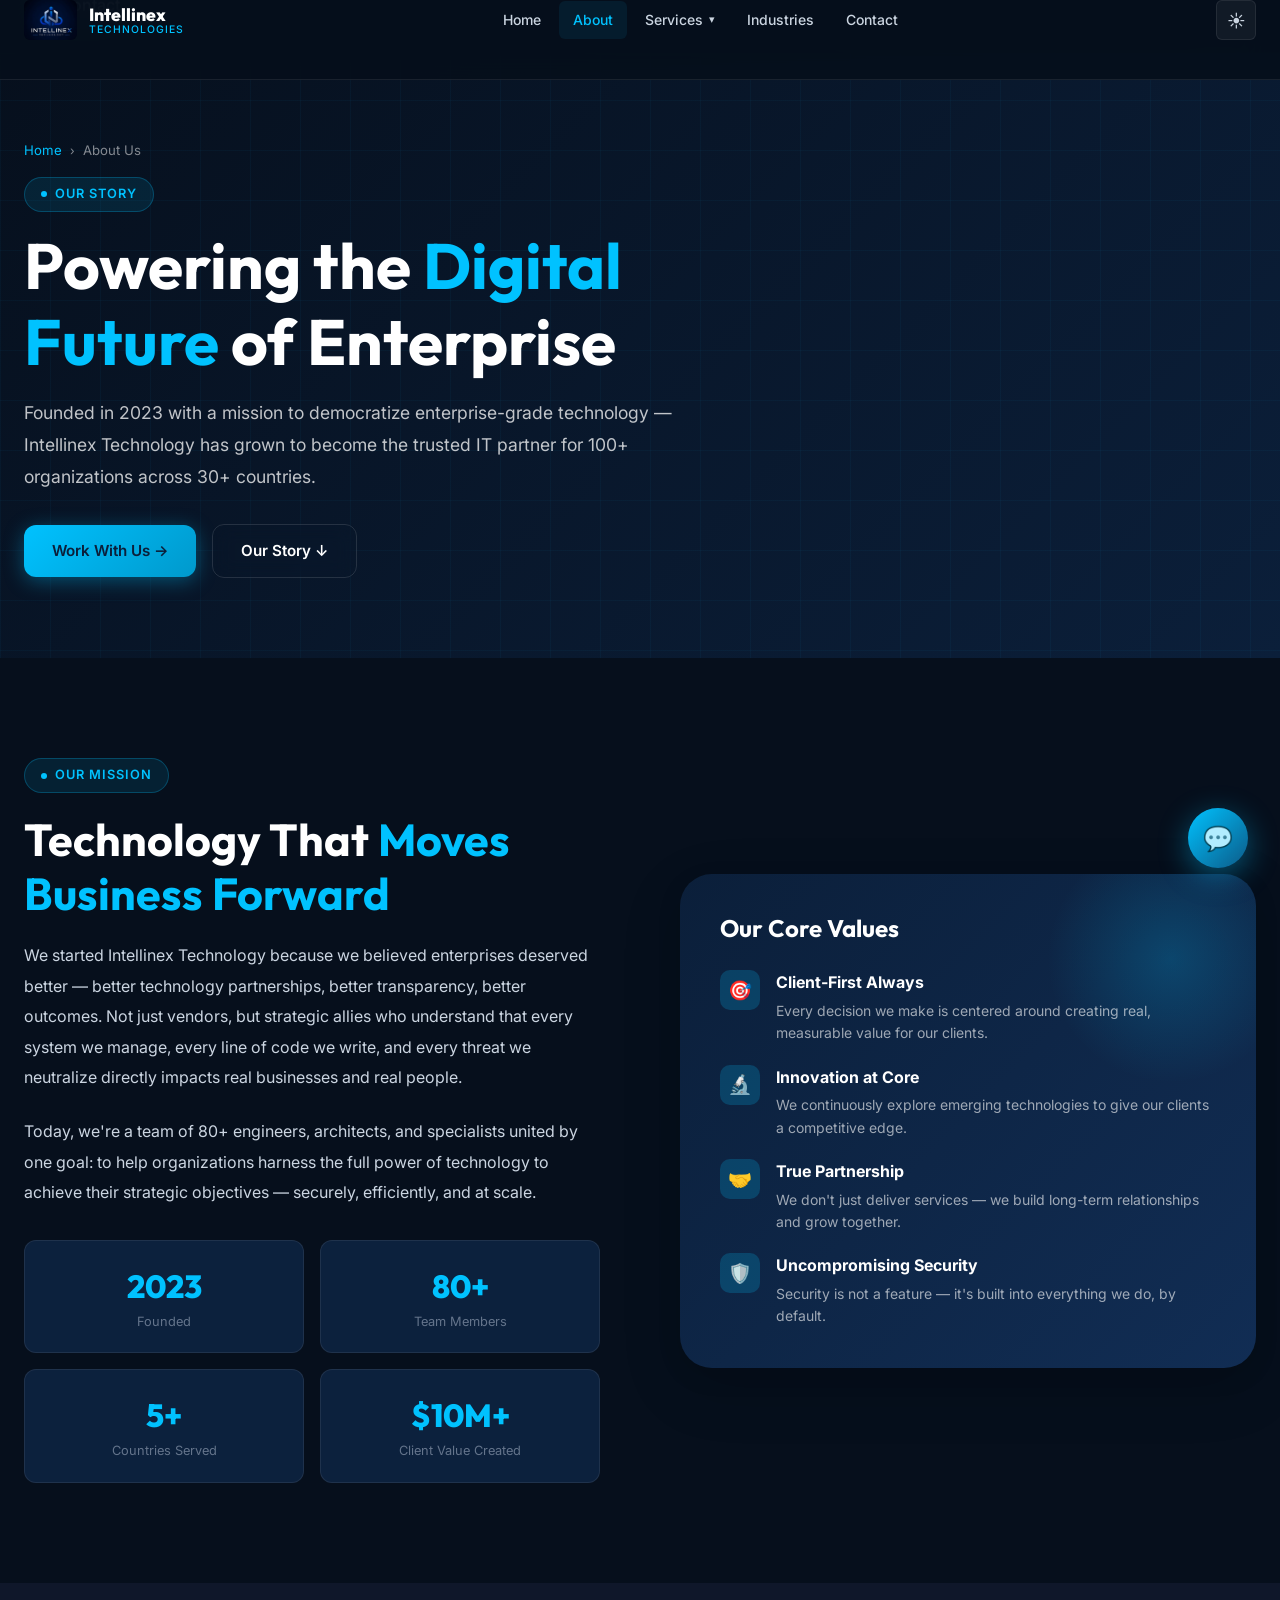
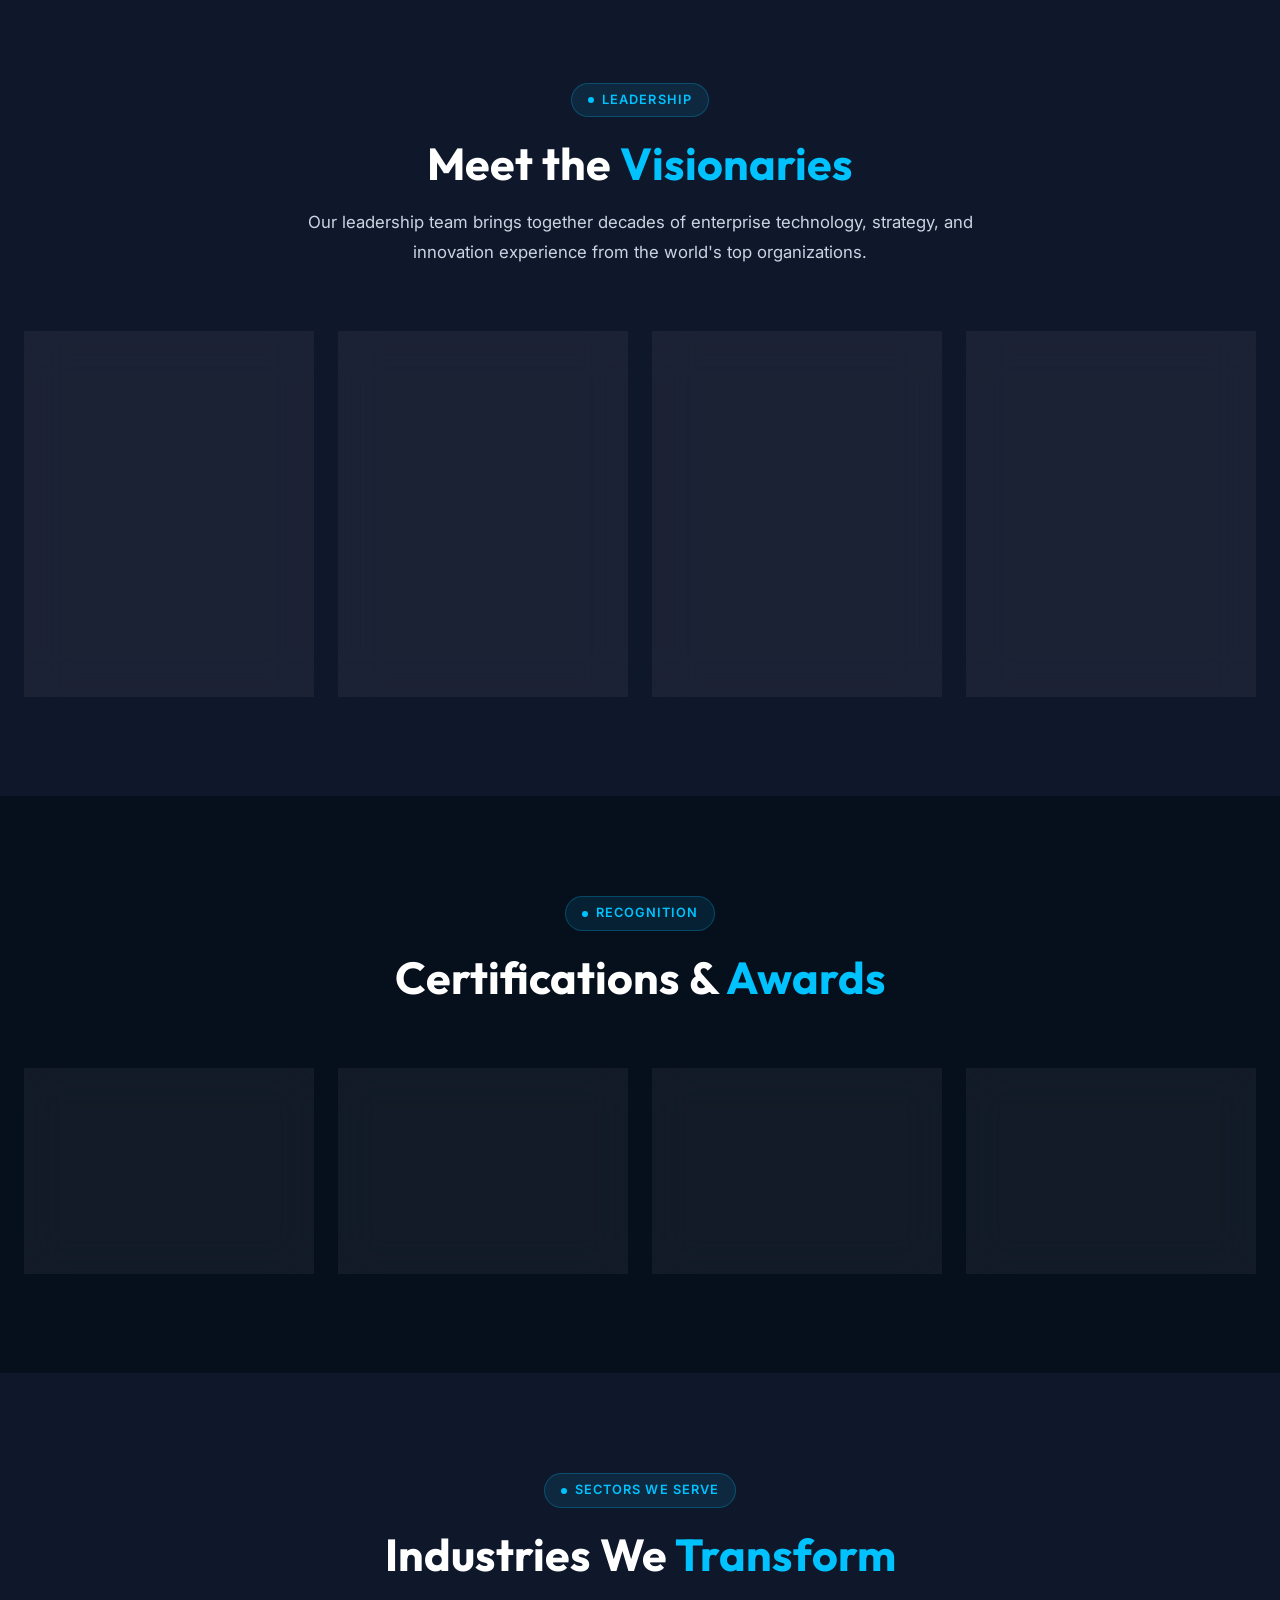
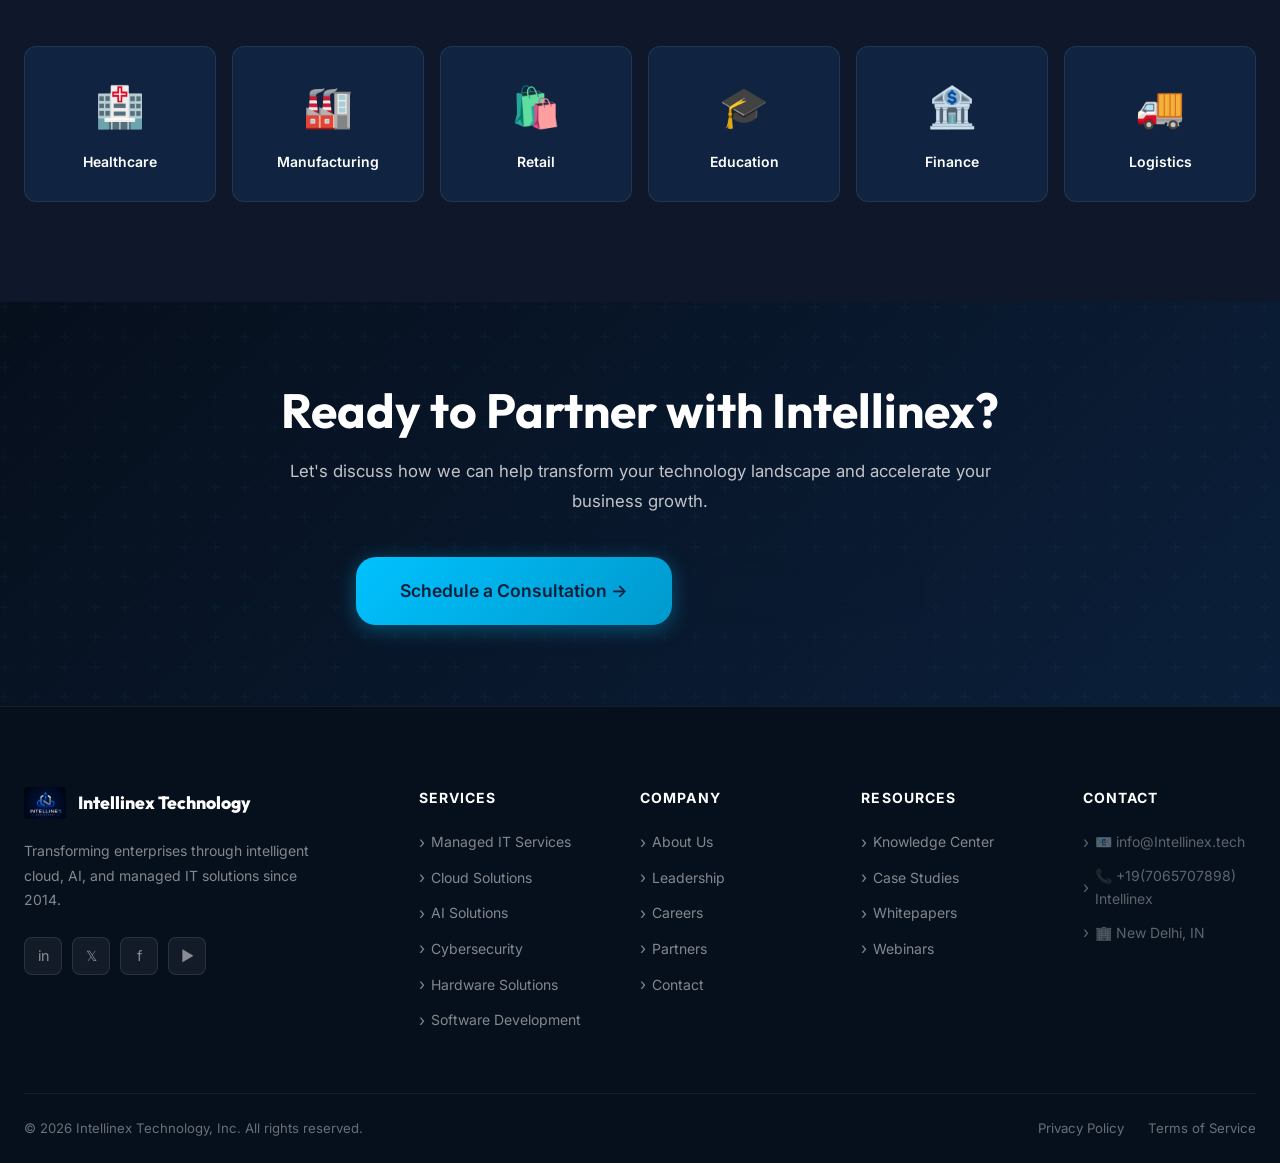
<file: about.html>
<!DOCTYPE html>
<html lang="en" data-theme="dark">
<head>
  <meta charset="UTF-8">
  <meta name="viewport" content="width=device-width, initial-scale=1.0">
  <meta name="description" content="About Intellinex Technology — Our story, leadership team, mission, values, and what makes us the enterprise IT partner of choice for 500+ companies worldwide.">
  <meta name="keywords" content="about Intellinex Technology, IT company, enterprise technology, leadership team, company mission">
  <title>About Us | Intellinex Technology</title>
  <link rel="icon" href="data:image/svg+xml,<svg xmlns='http://www.w3.org/2000/svg' viewBox='0 0 100 100'><rect width='100' height='100' rx='20' fill='%230B1F3A'/><text y='.9em' font-size='80' x='10'>N</text></svg>">
  <link rel="stylesheet" href="css/main.css">
</head>
<body>

<!-- NAVBAR -->
<nav class="navbar" id="navbar">
  <div class="container">
    <div class="nav-inner">
      <a href="index.html" class="nav-logo">
        <div class="nav-logo-icon" style="background:none;box-shadow:none;width:auto;height:auto;"><img src="assets/logo.png" alt="Intellinex Logo" style="height:40px;width:auto;border-radius:6px;"></div>
        <div class="nav-logo-text">
          <span class="nav-logo-name">Intellinex</span>
          <span class="nav-logo-tagline">Technologies</span>
        </div>
      </a>
      <div class="nav-menu">
        <a href="index.html" class="nav-link">Home</a>
        <a href="about.html" class="nav-link active">About</a>
        <div class="nav-dropdown-wrapper">
          <a href="#" class="nav-link has-dropdown">Services</a>
          <div class="nav-dropdown">
            <a href="managed-it.html" class="nav-dropdown-item"><div class="nav-dropdown-item-icon">🖥️</div><div><div style="font-weight:600;color:var(--text-primary);font-size:0.85rem;">Managed IT</div></div></a>
            <a href="cloud-solutions.html" class="nav-dropdown-item"><div class="nav-dropdown-item-icon">☁️</div><div><div style="font-weight:600;color:var(--text-primary);font-size:0.85rem;">Cloud Solutions</div></div></a>
            <a href="ai-solutions.html" class="nav-dropdown-item"><div class="nav-dropdown-item-icon">🤖</div><div><div style="font-weight:600;color:var(--text-primary);font-size:0.85rem;">AI Solutions</div></div></a>
            <a href="cybersecurity.html" class="nav-dropdown-item"><div class="nav-dropdown-item-icon">🔒</div><div><div style="font-weight:600;color:var(--text-primary);font-size:0.85rem;">Cybersecurity</div></div></a>
            <a href="hardware.html" class="nav-dropdown-item"><div class="nav-dropdown-item-icon">🔧</div><div><div style="font-weight:600;color:var(--text-primary);font-size:0.85rem;">Hardware</div></div></a>
            <a href="software-development.html" class="nav-dropdown-item"><div class="nav-dropdown-item-icon">💻</div><div><div style="font-weight:600;color:var(--text-primary);font-size:0.85rem;">Software Dev</div></div></a>
          </div>
        </div>
        <a href="index.html#industries" class="nav-link">Industries</a>
        <a href="contact.html" class="nav-link">Contact</a>
      </div>
      <div class="nav-actions">
        <button class="theme-toggle" aria-label="Toggle theme"><span class="theme-icon">☀️</span></button>
        <a href="contact.html" class="btn btn-primary btn-sm nav-cta">Get Free Consultation</a>
        <button class="hamburger" id="hamburger"><span></span><span></span><span></span></button>
      </div>
    </div>
  </div>
</nav>
<div class="mobile-menu" id="mobile-menu">
  <a href="index.html" class="mobile-menu-link">🏠 Home</a>
  <a href="about.html" class="mobile-menu-link">🏢 About Us</a>
  <div class="mobile-menu-link has-sub" style="cursor:pointer">⚡ Services <span class="sub-arrow" style="transition:transform 0.3s">▾</span></div>
  <div class="mobile-menu-sub">
    <a href="managed-it.html" class="mobile-menu-sub-link">🖥️ Managed IT Services</a>
    <a href="cloud-solutions.html" class="mobile-menu-sub-link">☁️ Cloud Solutions</a>
    <a href="ai-solutions.html" class="mobile-menu-sub-link">🤖 AI Solutions</a>
    <a href="cybersecurity.html" class="mobile-menu-sub-link">🔒 Cybersecurity</a>
    <a href="hardware.html" class="mobile-menu-sub-link">🔧 Hardware Solutions</a>
    <a href="software-development.html" class="mobile-menu-sub-link">💻 Software Development</a>
  </div>
  <a href="contact.html" class="mobile-menu-link">📬 Contact</a>
</div>

<!-- PAGE HERO -->
<section class="page-hero">
  <div class="container">
    <div class="page-hero-content">
      <div class="breadcrumb">
        <a href="index.html">Home</a>
        <span class="breadcrumb-sep">›</span>
        <span>About Us</span>
      </div>
      <div class="section-tag" style="margin-bottom:16px;">Our Story</div>
      <h1 class="page-hero-title">Powering the <span style="color:var(--cyan)">Digital Future</span> of Enterprise</h1>
      <p class="page-hero-desc">Founded in 2023 with a mission to democratize enterprise-grade technology — Intellinex Technology has grown to become the trusted IT partner for 100+ organizations across 30+ countries.</p>
      <div class="btn-group">
        <a href="contact.html" class="btn btn-primary">Work With Us →</a>
        <a href="#story" class="btn btn-outline">Our Story ↓</a>
      </div>
    </div>
  </div>
</section>

<!-- MISSION & VALUES -->
<section class="section" id="story" style="background:var(--bg)">
  <div class="container">
    <div class="why-grid">
      <div class="reveal-left">
        <div class="section-tag">Our Mission</div>
        <h2 class="section-title" style="margin-bottom:20px">Technology That <span class="text-cyan">Moves Business Forward</span></h2>
        <p style="color:var(--text-secondary);line-height:1.9;margin-bottom:24px;">We started Intellinex Technology because we believed enterprises deserved better — better technology partnerships, better transparency, better outcomes. Not just vendors, but strategic allies who understand that every system we manage, every line of code we write, and every threat we neutralize directly impacts real businesses and real people.</p>
        <p style="color:var(--text-secondary);line-height:1.9;margin-bottom:32px;">Today, we're a team of 80+ engineers, architects, and specialists united by one goal: to help organizations harness the full power of technology to achieve their strategic objectives — securely, efficiently, and at scale.</p>
        <div class="grid grid-2" style="gap:16px">
          <div style="padding:20px;background:var(--bg-card);border:1px solid var(--border);border-radius:var(--radius-md);text-align:center;">
            <div style="font-size:2rem;font-weight:800;color:var(--cyan);font-family:var(--font-display);">2023</div>
            <div style="font-size:0.8rem;color:var(--text-muted);">Founded</div>
          </div>
          <div style="padding:20px;background:var(--bg-card);border:1px solid var(--border);border-radius:var(--radius-md);text-align:center;">
            <div style="font-size:2rem;font-weight:800;color:var(--cyan);font-family:var(--font-display);">80+</div>
            <div style="font-size:0.8rem;color:var(--text-muted);">Team Members</div>
          </div>
          <div style="padding:20px;background:var(--bg-card);border:1px solid var(--border);border-radius:var(--radius-md);text-align:center;">
            <div style="font-size:2rem;font-weight:800;color:var(--cyan);font-family:var(--font-display);">5+</div>
            <div style="font-size:0.8rem;color:var(--text-muted);">Countries Served</div>
          </div>
          <div style="padding:20px;background:var(--bg-card);border:1px solid var(--border);border-radius:var(--radius-md);text-align:center;">
            <div style="font-size:2rem;font-weight:800;color:var(--cyan);font-family:var(--font-display);">$10M+</div>
            <div style="font-size:0.8rem;color:var(--text-muted);">Client Value Created</div>
          </div>
        </div>
      </div>
      <div class="reveal-right">
        <div style="background:linear-gradient(135deg,var(--primary),var(--primary-light));border-radius:var(--radius-xl);padding:40px;position:relative;overflow:hidden;box-shadow:var(--shadow-xl)">
          <div style="position:absolute;top:-40px;right:-40px;width:250px;height:250px;background:radial-gradient(circle,rgba(0,194,255,0.2),transparent 70%);border-radius:50%;"></div>
          <div style="position:relative;z-index:1">
            <h3 style="color:white;margin-bottom:28px;font-size:1.5rem">Our Core Values</h3>
            <div style="display:flex;flex-direction:column;gap:20px">
              <div style="display:flex;gap:16px;align-items:flex-start">
                <div style="width:40px;height:40px;background:rgba(0,194,255,0.2);border-radius:10px;display:flex;align-items:center;justify-content:center;font-size:1.2rem;flex-shrink:0">🎯</div>
                <div><div style="color:white;font-weight:700;margin-bottom:4px">Client-First Always</div><div style="color:rgba(255,255,255,0.6);font-size:0.875rem;line-height:1.6">Every decision we make is centered around creating real, measurable value for our clients.</div></div>
              </div>
              <div style="display:flex;gap:16px;align-items:flex-start">
                <div style="width:40px;height:40px;background:rgba(0,194,255,0.2);border-radius:10px;display:flex;align-items:center;justify-content:center;font-size:1.2rem;flex-shrink:0">🔬</div>
                <div><div style="color:white;font-weight:700;margin-bottom:4px">Innovation at Core</div><div style="color:rgba(255,255,255,0.6);font-size:0.875rem;line-height:1.6">We continuously explore emerging technologies to give our clients a competitive edge.</div></div>
              </div>
              <div style="display:flex;gap:16px;align-items:flex-start">
                <div style="width:40px;height:40px;background:rgba(0,194,255,0.2);border-radius:10px;display:flex;align-items:center;justify-content:center;font-size:1.2rem;flex-shrink:0">🤝</div>
                <div><div style="color:white;font-weight:700;margin-bottom:4px">True Partnership</div><div style="color:rgba(255,255,255,0.6);font-size:0.875rem;line-height:1.6">We don't just deliver services — we build long-term relationships and grow together.</div></div>
              </div>
              <div style="display:flex;gap:16px;align-items:flex-start">
                <div style="width:40px;height:40px;background:rgba(0,194,255,0.2);border-radius:10px;display:flex;align-items:center;justify-content:center;font-size:1.2rem;flex-shrink:0">🛡️</div>
                <div><div style="color:white;font-weight:700;margin-bottom:4px">Uncompromising Security</div><div style="color:rgba(255,255,255,0.6);font-size:0.875rem;line-height:1.6">Security is not a feature — it's built into everything we do, by default.</div></div>
              </div>
            </div>
          </div>
        </div>
      </div>
    </div>
  </div>
</section>

<!-- LEADERSHIP TEAM -->
<section class="section" id="team" style="background:var(--bg-secondary)">
  <div class="container">
    <div class="section-header reveal">
      <div class="section-tag">Leadership</div>
      <h2 class="section-title">Meet the <span class="text-cyan">Visionaries</span></h2>
      <p class="section-desc">Our leadership team brings together decades of enterprise technology, strategy, and innovation experience from the world's top organizations.</p>
    </div>
    <div class="grid grid-4">
      <div class="card card-glass reveal reveal-delay-1" style="text-align:center">
        <div style="width:80px;height:80px;border-radius:50%;background:linear-gradient(135deg,var(--cyan),var(--primary-light));display:flex;align-items:center;justify-content:center;font-size:2rem;font-weight:700;color:white;margin:0 auto 20px;border:3px solid rgba(0,194,255,0.3)">AK</div>
        <h4 style="margin-bottom:4px">Arjun Kapoor</h4>
        <div style="font-size:0.8rem;color:var(--cyan);font-weight:600;margin-bottom:12px">CEO & Co-Founder</div>
        <p class="card-desc" style="font-size:0.82rem">Former CTO at Deloitte Digital. 20+ years in enterprise technology strategy and digital transformation.</p>
        <div style="display:flex;gap:8px;justify-content:center;margin-top:16px">
          <a href="#" style="color:var(--text-muted);font-size:0.8rem;transition:color 0.2s" onmouseover="this.style.color='var(--cyan)'" onmouseout="this.style.color='var(--text-muted)'">LinkedIn</a>
          <span style="color:var(--border)">·</span>
          <a href="#" style="color:var(--text-muted);font-size:0.8rem;transition:color 0.2s" onmouseover="this.style.color='var(--cyan)'" onmouseout="this.style.color='var(--text-muted)'">Twitter</a>
        </div>
      </div>
      <div class="card card-glass reveal reveal-delay-2" style="text-align:center">
        <div style="width:80px;height:80px;border-radius:50%;background:linear-gradient(135deg,#7B61FF,var(--primary));display:flex;align-items:center;justify-content:center;font-size:2rem;font-weight:700;color:white;margin:0 auto 20px;border:3px solid rgba(123,97,255,0.3)">SM</div>
        <h4 style="margin-bottom:4px">Vikash Gandhi</h4>
        <div style="font-size:0.8rem;color:var(--cyan);font-weight:600;margin-bottom:12px">CTO & Co-Founder</div>
        <p class="card-desc" style="font-size:0.82rem">Ex-Google Cloud Architect. PhD in Computer Science. Pioneer in enterprise AI and distributed systems.</p>
        <div style="display:flex;gap:8px;justify-content:center;margin-top:16px">
          <a href="#" style="color:var(--text-muted);font-size:0.8rem">LinkedIn</a>
          <span style="color:var(--border)">·</span>
          <a href="#" style="color:var(--text-muted);font-size:0.8rem">Twitter</a>
        </div>
      </div>
      <div class="card card-glass reveal reveal-delay-3" style="text-align:center">
        <div style="width:80px;height:80px;border-radius:50%;background:linear-gradient(135deg,#10B981,#065F46);display:flex;align-items:center;justify-content:center;font-size:2rem;font-weight:700;color:white;margin:0 auto 20px;border:3px solid rgba(16,185,129,0.3)">RC</div>
        <h4 style="margin-bottom:4px">Robert Chen</h4>
        <div style="font-size:0.8rem;color:var(--cyan);font-weight:600;margin-bottom:12px">Chief Security Officer</div>
        <p class="card-desc" style="font-size:0.82rem">Former NSA cybersecurity analyst. CISSP, CISM certified. 18+ years in enterprise security operations.</p>
        <div style="display:flex;gap:8px;justify-content:center;margin-top:16px">
          <a href="#" style="color:var(--text-muted);font-size:0.8rem">LinkedIn</a>
          <span style="color:var(--border)">·</span>
          <a href="#" style="color:var(--text-muted);font-size:0.8rem">Twitter</a>
        </div>
      </div>
      <div class="card card-glass reveal reveal-delay-4" style="text-align:center">
        <div style="width:80px;height:80px;border-radius:50%;background:linear-gradient(135deg,#F59E0B,#92400E);display:flex;align-items:center;justify-content:center;font-size:2rem;font-weight:700;color:white;margin:0 auto 20px;border:3px solid rgba(245,158,11,0.3)">LP</div>
        <h4 style="margin-bottom:4px">Lisa Patel</h4>
        <div style="font-size:0.8rem;color:var(--cyan);font-weight:600;margin-bottom:12px">Chief Revenue Officer</div>
        <p class="card-desc" style="font-size:0.82rem">Ex-IBM Global Services VP. MBA from Wharton. Scaled revenue from $5M to $100M+ in 4 years.</p>
        <div style="display:flex;gap:8px;justify-content:center;margin-top:16px">
          <a href="#" style="color:var(--text-muted);font-size:0.8rem">LinkedIn</a>
          <span style="color:var(--border)">·</span>
          <a href="#" style="color:var(--text-muted);font-size:0.8rem">Twitter</a>
        </div>
      </div>
    </div>
  </div>
</section>

<!-- CERTIFICATIONS & AWARDS -->
<section class="section" style="background:var(--bg)">
  <div class="container">
    <div class="section-header reveal">
      <div class="section-tag">Recognition</div>
      <h2 class="section-title">Certifications & <span class="text-cyan">Awards</span></h2>
    </div>
    <div class="grid grid-4">
      <div class="card card-glass reveal reveal-delay-1" style="text-align:center;padding:28px">
        <div style="font-size:3rem;margin-bottom:16px">🏆</div>
        <div style="font-weight:700;color:var(--text-primary);margin-bottom:8px">Gartner Magic Quadrant</div>
        <div style="font-size:0.8rem;color:var(--text-muted)">Leader in Managed IT Services 2025</div>
      </div>
      <div class="card card-glass reveal reveal-delay-2" style="text-align:center;padding:28px">
        <div style="font-size:3rem;margin-bottom:16px">🛡️</div>
        <div style="font-weight:700;color:var(--text-primary);margin-bottom:8px">ISO 27001 Certified</div>
        <div style="font-size:0.8rem;color:var(--text-muted)">Information Security Management</div>
      </div>
      <div class="card card-glass reveal reveal-delay-3" style="text-align:center;padding:28px">
        <div style="font-size:3rem;margin-bottom:16px">☁️</div>
        <div style="font-weight:700;color:var(--text-primary);margin-bottom:8px">AWS Premier Partner</div>
        <div style="font-size:0.8rem;color:var(--text-muted)">Advanced Tier Services Partner</div>
      </div>
      <div class="card card-glass reveal reveal-delay-4" style="text-align:center;padding:28px">
        <div style="font-size:3rem;margin-bottom:16px">✅</div>
        <div style="font-weight:700;color:var(--text-primary);margin-bottom:8px">SOC 2 Type II</div>
        <div style="font-size:0.8rem;color:var(--text-muted)">Security & Availability Compliance</div>
      </div>
    </div>
  </div>
</section>

<!-- INDUSTRIES -->
<section class="section industries-section" id="industries" style="background:var(--bg-secondary)">
  <div class="container">
    <div class="section-header reveal">
      <div class="section-tag">Sectors We Serve</div>
      <h2 class="section-title">Industries We <span class="text-cyan">Transform</span></h2>
    </div>
    <div class="industry-grid">
      <div class="industry-card reveal reveal-delay-1"><div class="industry-icon">🏥</div><div class="industry-name">Healthcare</div></div>
      <div class="industry-card reveal reveal-delay-2"><div class="industry-icon">🏭</div><div class="industry-name">Manufacturing</div></div>
      <div class="industry-card reveal reveal-delay-3"><div class="industry-icon">🛍️</div><div class="industry-name">Retail</div></div>
      <div class="industry-card reveal reveal-delay-4"><div class="industry-icon">🎓</div><div class="industry-name">Education</div></div>
      <div class="industry-card reveal reveal-delay-5"><div class="industry-icon">🏦</div><div class="industry-name">Finance</div></div>
      <div class="industry-card reveal reveal-delay-6"><div class="industry-icon">🚚</div><div class="industry-name">Logistics</div></div>
    </div>
  </div>
</section>

<!-- CTA -->
<section class="cta-section">
  <div class="container">
    <div class="cta-content reveal">
      <h2 class="cta-title">Ready to Partner with Intellinex?</h2>
      <p class="cta-desc">Let's discuss how we can help transform your technology landscape and accelerate your business growth.</p>
      <div class="btn-group" style="justify-content:center">
        <a href="contact.html" class="btn btn-primary btn-xl">Schedule a Consultation →</a>
        <a href="index.html#services" class="btn btn-outline btn-xl">View All Services</a>
      </div>
    </div>
  </div>
</section>

<!-- FOOTER -->
<footer class="footer">
  <div class="container">
    <div class="footer-grid">
      <div class="footer-brand">
        <div class="footer-logo">
          <div class="footer-logo-icon" style="background:none;box-shadow:none;width:auto;height:auto;"><img src="assets/logo.png" alt="Intellinex Logo" style="height:32px;width:auto;border-radius:4px;"></div>
          <span class="footer-logo-name">Intellinex Technology</span>
        </div>
        <p class="footer-desc">Transforming enterprises through intelligent cloud, AI, and managed IT solutions since 2014.</p>
        <div class="footer-socials">
          <a href="#" class="footer-social">in</a>
          <a href="#" class="footer-social">𝕏</a>
          <a href="#" class="footer-social">f</a>
          <a href="#" class="footer-social">▶</a>
        </div>
      </div>
      <div>
        <div class="footer-col-title">Services</div>
        <div class="footer-links">
          <a href="managed-it.html" class="footer-link">Managed IT Services</a>
          <a href="cloud-solutions.html" class="footer-link">Cloud Solutions</a>
          <a href="ai-solutions.html" class="footer-link">AI Solutions</a>
          <a href="cybersecurity.html" class="footer-link">Cybersecurity</a>
          <a href="hardware.html" class="footer-link">Hardware Solutions</a>
          <a href="software-development.html" class="footer-link">Software Development</a>
        </div>
      </div>
      <div>
        <div class="footer-col-title">Company</div>
        <div class="footer-links">
          <a href="about.html" class="footer-link">About Us</a>
          <a href="about.html#team" class="footer-link">Leadership</a>
          <a href="#" class="footer-link">Careers</a>
          <a href="#" class="footer-link">Partners</a>
          <a href="contact.html" class="footer-link">Contact</a>
        </div>
      </div>
      <div>
        <div class="footer-col-title">Resources</div>
        <div class="footer-links">
          <a href="#" class="footer-link">Knowledge Center</a>
          <a href="#" class="footer-link">Case Studies</a>
          <a href="#" class="footer-link">Whitepapers</a>
          <a href="#" class="footer-link">Webinars</a>
        </div>
      </div>
      <div>
        <div class="footer-col-title">Contact</div>
        <div class="footer-links">
          <div class="footer-link" style="cursor:default;opacity:0.7">📧 info@Intellinex.tech</div>
          <div class="footer-link" style="cursor:default;opacity:0.7">📞 +19(7065707898) Intellinex</div>
          <div class="footer-link" style="cursor:default;opacity:0.7">🏢 New Delhi, IN</div>
        </div>
      </div>
    </div>
    <div class="footer-bottom">
      <div class="footer-copyright">© 2026 Intellinex Technology, Inc. All rights reserved.</div>
      <div class="footer-legal">
        <a href="#" class="footer-legal-link">Privacy Policy</a>
        <a href="#" class="footer-legal-link">Terms of Service</a>
      </div>
    </div>
  </div>
</footer>

<!-- Chat Widget -->
<div class="chat-widget">
  <div class="chat-panel" id="chat-panel">
    <div class="chat-header">
      <div class="chat-avatar">🤖</div>
      <div><div class="chat-header-name">Intellinex AI Assistant</div><div class="chat-header-status"><span class="chat-status-dot"></span>Online</div></div>
      <button class="chat-close" id="chat-close">✕</button>
    </div>
    <div class="chat-messages" id="chat-messages">
      <div class="chat-msg bot"><div class="chat-msg-avatar bot">🤖</div><div class="chat-bubble bot">👋 Hello! I'm the Intellinex AI. How can I help you today?</div></div>
    </div>
    <div class="chat-quick-replies">
      <button class="quick-reply">Our Services</button>
      <button class="quick-reply">Get Pricing</button>
      <button class="quick-reply">Contact Team</button>
    </div>
    <div class="chat-input-area">
      <input type="text" class="chat-input" id="chat-input" placeholder="Type a message...">
      <button class="chat-send" id="chat-send">→</button>
    </div>
  </div>
  <button class="chat-btn" id="chat-toggle"><div class="chat-btn-pulse"></div><span>💬</span><div class="chat-badge" style="display:none">1</div></button>
</div>
<button class="scroll-top" id="scroll-top">↑</button>
<script src="js/main.js"></script>
</body>
</html>
</file>
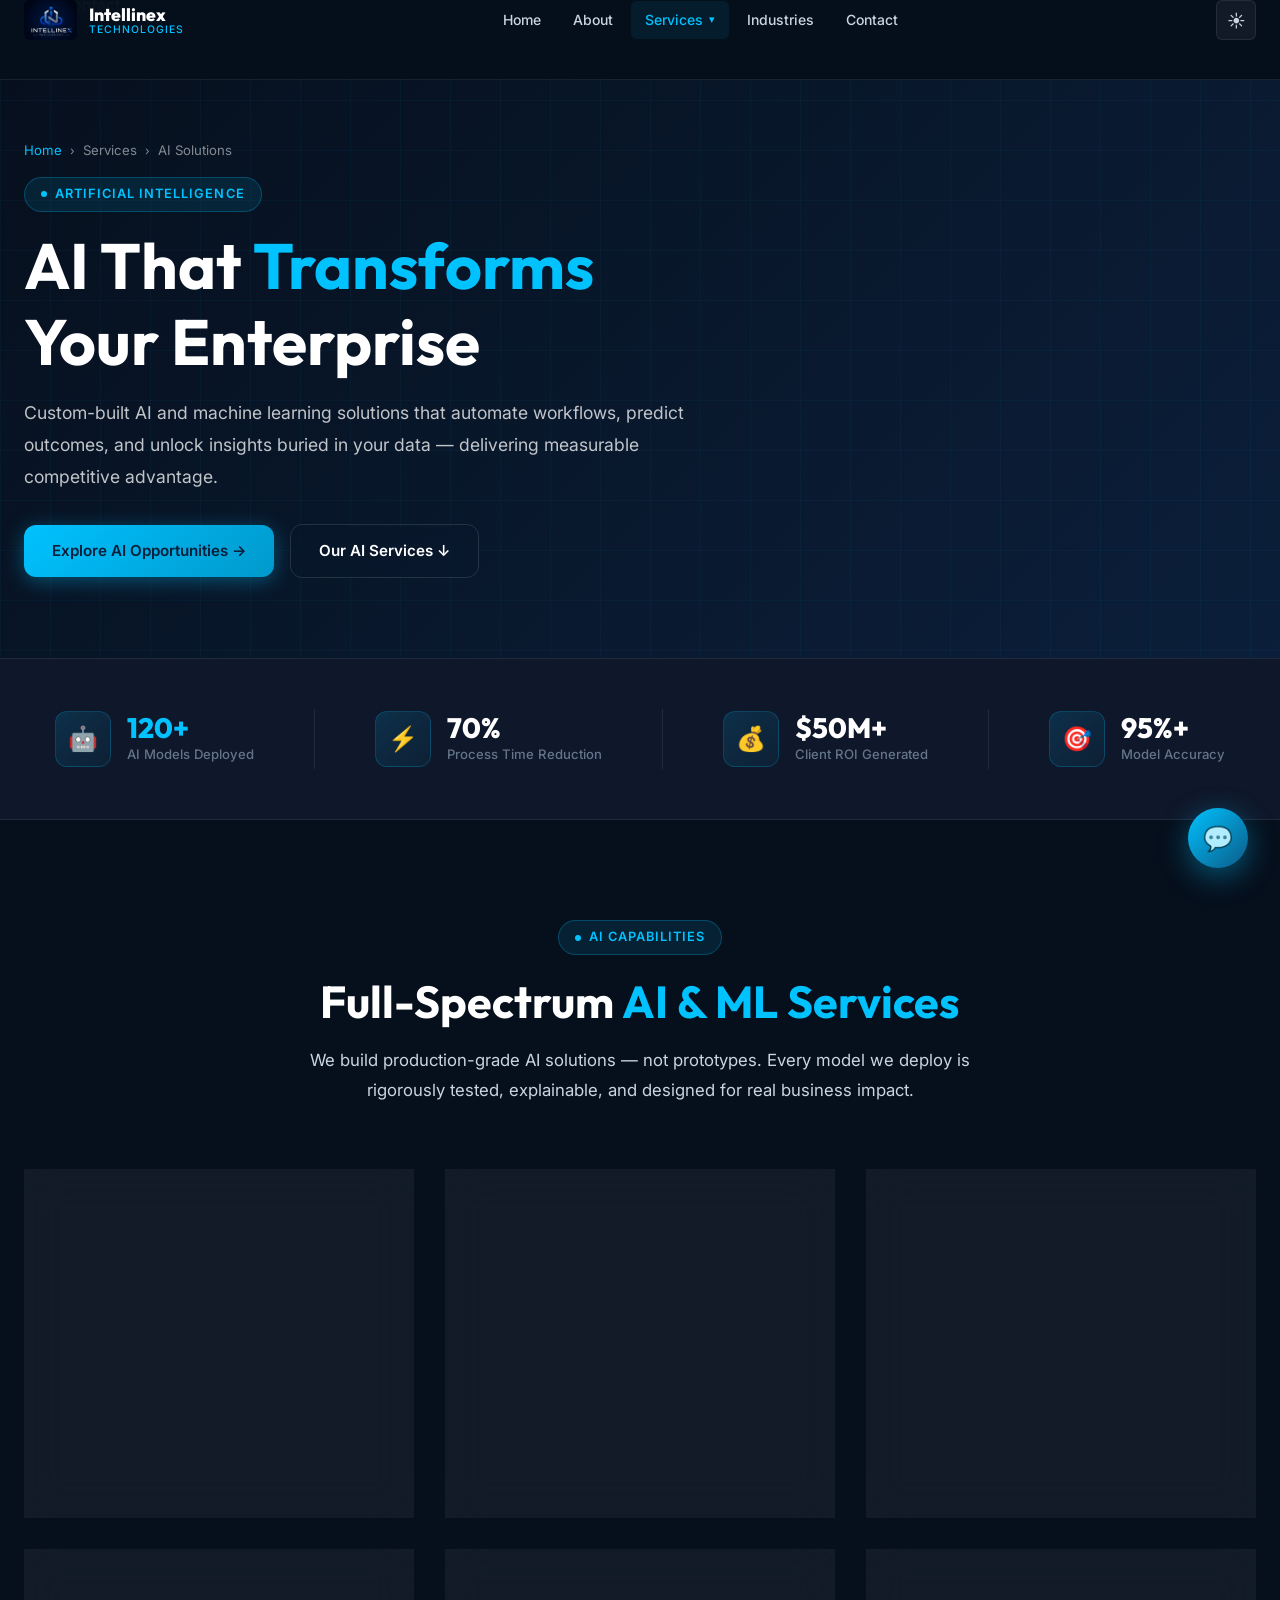
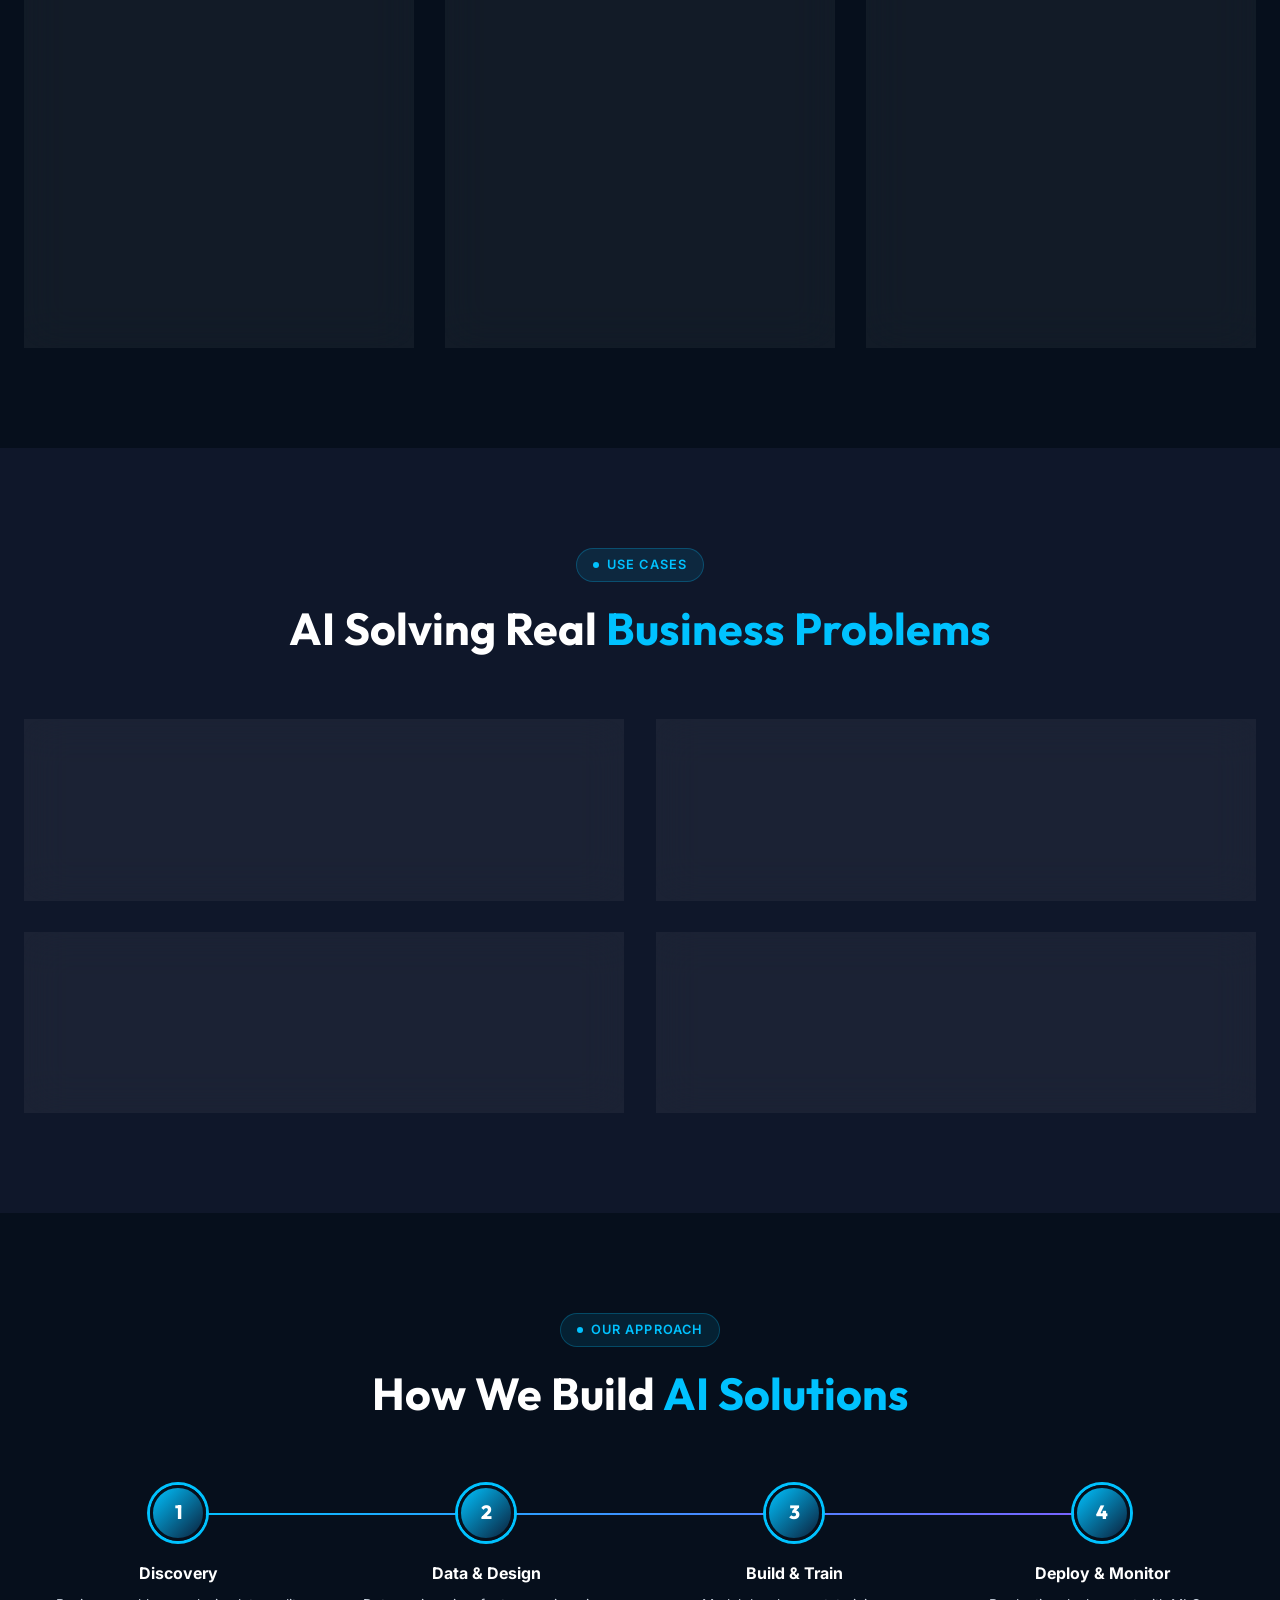
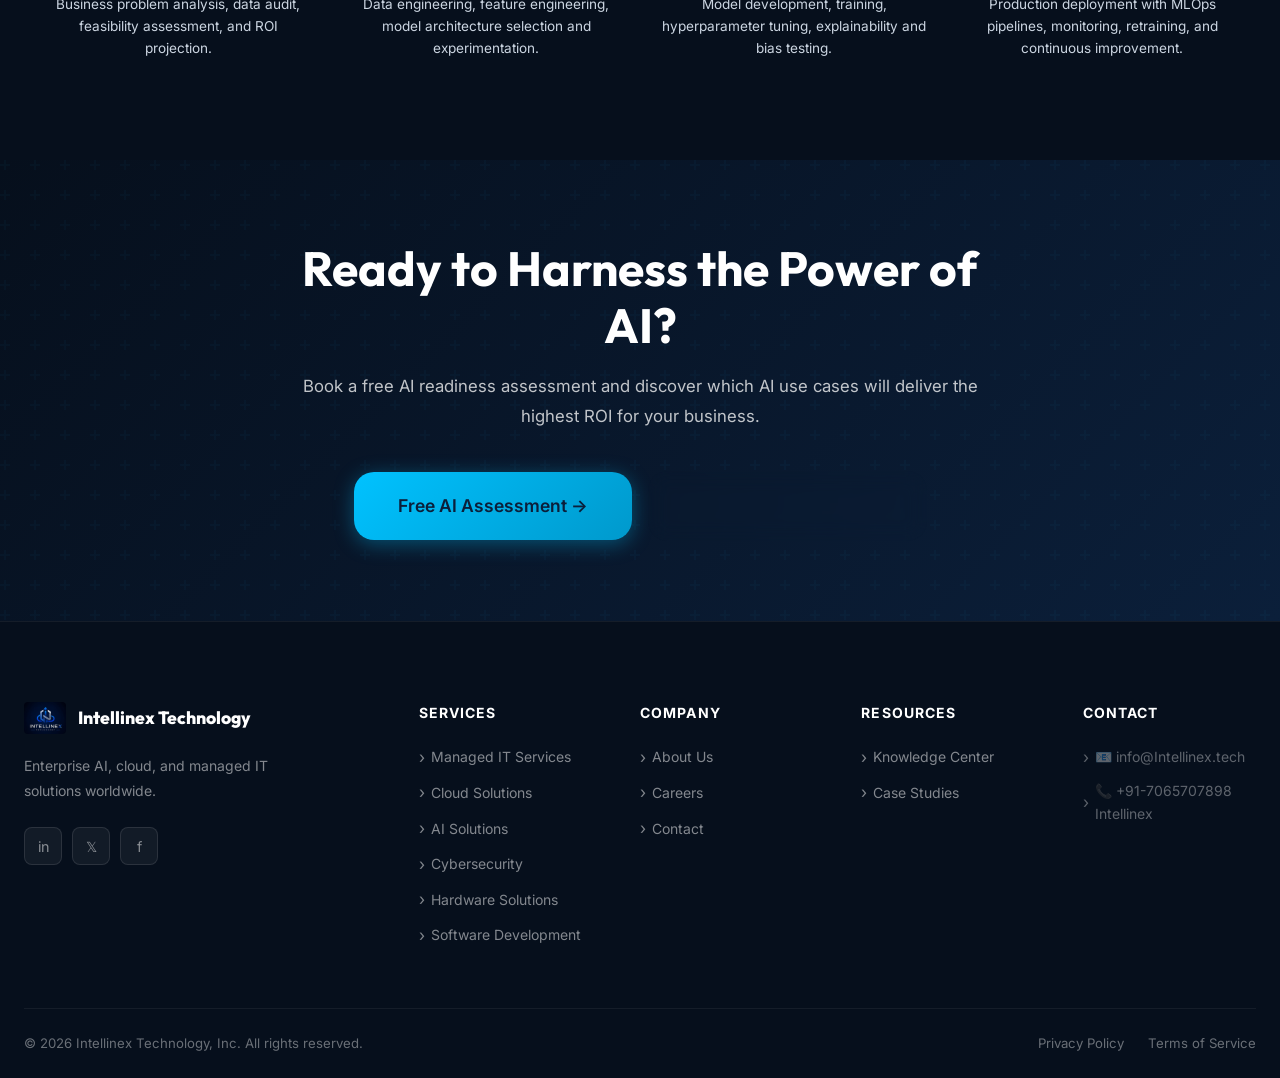
<file: ai-solutions.html>
<!DOCTYPE html>
<html lang="en" data-theme="dark">
<head>
  <meta charset="UTF-8"><meta name="viewport" content="width=device-width, initial-scale=1.0">
  <meta name="description" content="Intellinex AI Solutions — Custom machine learning models, intelligent automation, predictive analytics, NLP, and AI-powered business intelligence for enterprises.">
  <meta name="keywords" content="AI solutions, machine learning, artificial intelligence, predictive analytics, NLP, automation, enterprise AI">
  <title>AI Solutions | Intellinex Technology</title>
  <link rel="icon" href="data:image/svg+xml,<svg xmlns='http://www.w3.org/2000/svg' viewBox='0 0 100 100'><rect width='100' height='100' rx='20' fill='%230B1F3A'/><text y='.9em' font-size='80' x='10'>N</text></svg>">
  <link rel="stylesheet" href="css/main.css">
</head>
<body>
<nav class="navbar" id="navbar"><div class="container"><div class="nav-inner">
  <a href="index.html" class="nav-logo"><div class="nav-logo-icon" style="background:none;box-shadow:none;width:auto;height:auto;"><img src="assets/logo.png" alt="Intellinex Logo" style="height:40px;width:auto;border-radius:6px;"></div><div class="nav-logo-text"><span class="nav-logo-name">Intellinex</span><span class="nav-logo-tagline">Technologies</span></div></a>
  <div class="nav-menu">
    <a href="index.html" class="nav-link">Home</a><a href="about.html" class="nav-link">About</a>
    <div class="nav-dropdown-wrapper"><a href="#" class="nav-link has-dropdown active">Services</a><div class="nav-dropdown">
      <a href="managed-it.html" class="nav-dropdown-item"><div class="nav-dropdown-item-icon">🖥️</div><div><div style="font-weight:600;color:var(--text-primary);font-size:0.85rem;">Managed IT</div></div></a>
      <a href="cloud-solutions.html" class="nav-dropdown-item"><div class="nav-dropdown-item-icon">☁️</div><div><div style="font-weight:600;color:var(--text-primary);font-size:0.85rem;">Cloud Solutions</div></div></a>
      <a href="ai-solutions.html" class="nav-dropdown-item"><div class="nav-dropdown-item-icon">🤖</div><div><div style="font-weight:600;color:var(--text-primary);font-size:0.85rem;">AI Solutions</div></div></a>
      <a href="cybersecurity.html" class="nav-dropdown-item"><div class="nav-dropdown-item-icon">🔒</div><div><div style="font-weight:600;color:var(--text-primary);font-size:0.85rem;">Cybersecurity</div></div></a>
      <a href="hardware.html" class="nav-dropdown-item"><div class="nav-dropdown-item-icon">🔧</div><div><div style="font-weight:600;color:var(--text-primary);font-size:0.85rem;">Hardware</div></div></a>
      <a href="software-development.html" class="nav-dropdown-item"><div class="nav-dropdown-item-icon">💻</div><div><div style="font-weight:600;color:var(--text-primary);font-size:0.85rem;">Software Dev</div></div></a>
    </div></div>
    <a href="index.html#industries" class="nav-link">Industries</a><a href="contact.html" class="nav-link">Contact</a>
  </div>
  <div class="nav-actions"><button class="theme-toggle" aria-label="Toggle theme"><span class="theme-icon">☀️</span></button><a href="contact.html" class="btn btn-primary btn-sm nav-cta">Get Free Consultation</a><button class="hamburger" id="hamburger"><span></span><span></span><span></span></button></div>
</div></div></nav>
<div class="mobile-menu" id="mobile-menu"><a href="index.html" class="mobile-menu-link">🏠 Home</a><a href="about.html" class="mobile-menu-link">🏢 About</a><div class="mobile-menu-link has-sub" style="cursor:pointer">⚡ Services <span class="sub-arrow">▾</span></div><div class="mobile-menu-sub"><a href="managed-it.html" class="mobile-menu-sub-link">🖥️ Managed IT</a><a href="cloud-solutions.html" class="mobile-menu-sub-link">☁️ Cloud Solutions</a><a href="ai-solutions.html" class="mobile-menu-sub-link">🤖 AI Solutions</a><a href="cybersecurity.html" class="mobile-menu-sub-link">🔒 Cybersecurity</a><a href="hardware.html" class="mobile-menu-sub-link">🔧 Hardware</a><a href="software-development.html" class="mobile-menu-sub-link">💻 Software Dev</a></div><a href="contact.html" class="mobile-menu-link">📬 Contact</a></div>

<section class="page-hero">
  <div class="container"><div class="page-hero-content">
    <div class="breadcrumb"><a href="index.html">Home</a><span class="breadcrumb-sep">›</span><span>Services</span><span class="breadcrumb-sep">›</span><span>AI Solutions</span></div>
    <div class="section-tag" style="margin-bottom:16px;">Artificial Intelligence</div>
    <h1 class="page-hero-title">AI That <span style="color:var(--cyan)">Transforms</span> Your Enterprise</h1>
    <p class="page-hero-desc">Custom-built AI and machine learning solutions that automate workflows, predict outcomes, and unlock insights buried in your data — delivering measurable competitive advantage.</p>
    <div class="btn-group"><a href="contact.html" class="btn btn-primary">Explore AI Opportunities →</a><a href="#ai-services" class="btn btn-outline">Our AI Services ↓</a></div>
  </div></div>
</section>

<section class="trust-bar"><div class="container"><div class="trust-items">
  <div class="trust-item reveal"><div class="trust-item-icon">🤖</div><div><div class="trust-item-value"><span class="counter" data-target="120" data-suffix="+">120+</span></div><div class="trust-item-label">AI Models Deployed</div></div></div>
  <div class="trust-divider"></div>
  <div class="trust-item reveal reveal-delay-1"><div class="trust-item-icon">⚡</div><div><div class="trust-item-value">70%</div><div class="trust-item-label">Process Time Reduction</div></div></div>
  <div class="trust-divider"></div>
  <div class="trust-item reveal reveal-delay-2"><div class="trust-item-icon">💰</div><div><div class="trust-item-value">$50M+</div><div class="trust-item-label">Client ROI Generated</div></div></div>
  <div class="trust-divider"></div>
  <div class="trust-item reveal reveal-delay-3"><div class="trust-item-icon">🎯</div><div><div class="trust-item-value">95%+</div><div class="trust-item-label">Model Accuracy</div></div></div>
</div></div></section>

<section class="section" id="ai-services" style="background:var(--bg)">
  <div class="container">
    <div class="section-header reveal"><div class="section-tag">AI Capabilities</div><h2 class="section-title">Full-Spectrum <span class="text-cyan">AI & ML Services</span></h2><p class="section-desc">We build production-grade AI solutions — not prototypes. Every model we deploy is rigorously tested, explainable, and designed for real business impact.</p></div>
    <div class="grid grid-3">
      <div class="card card-glass reveal reveal-delay-1">
        <div class="card-icon">🧠</div><div class="card-title">Custom ML Models</div>
        <p class="card-desc">Bespoke machine learning models trained on your data — classification, regression, clustering, recommendation engines, and deep learning solutions.</p>
        <div class="tech-logos" style="margin-top:16px"><span class="tech-logo">Python</span><span class="tech-logo">TensorFlow</span><span class="tech-logo">PyTorch</span></div>
      </div>
      <div class="card card-glass reveal reveal-delay-2">
        <div class="card-icon">🔮</div><div class="card-title">Predictive Analytics</div>
        <p class="card-desc">Forecast demand, detect anomalies, predict churn, and optimize pricing with ML models that learn continuously from your business data streams.</p>
        <div class="tech-logos" style="margin-top:16px"><span class="tech-logo">Scikit-learn</span><span class="tech-logo">XGBoost</span><span class="tech-logo">Prophet</span></div>
      </div>
      <div class="card card-glass reveal reveal-delay-3">
        <div class="card-icon">💬</div><div class="card-title">Natural Language Processing</div>
        <p class="card-desc">Document intelligence, sentiment analysis, chatbots, automated summarization, contract analysis, and multilingual NLP solutions powered by LLMs.</p>
        <div class="tech-logos" style="margin-top:16px"><span class="tech-logo">GPT-4</span><span class="tech-logo">LangChain</span><span class="tech-logo">spaCy</span></div>
      </div>
      <div class="card card-glass reveal reveal-delay-1">
        <div class="card-icon">👁️</div><div class="card-title">Computer Vision</div>
        <p class="card-desc">Image recognition, object detection, quality inspection, document digitization, and video analytics for manufacturing, retail, and security applications.</p>
        <div class="tech-logos" style="margin-top:16px"><span class="tech-logo">OpenCV</span><span class="tech-logo">YOLO</span><span class="tech-logo">AWS Rekognition</span></div>
      </div>
      <div class="card card-glass reveal reveal-delay-2">
        <div class="card-icon">⚙️</div><div class="card-title">Intelligent Automation</div>
        <p class="card-desc">AI-powered RPA, intelligent document processing, workflow automation, and cognitive bots that handle complex decision-making beyond traditional automation.</p>
        <div class="tech-logos" style="margin-top:16px"><span class="tech-logo">UiPath</span><span class="tech-logo">Power Automate</span><span class="tech-logo">Azure AI</span></div>
      </div>
      <div class="card card-glass reveal reveal-delay-3">
        <div class="card-icon">📊</div><div class="card-title">AI Business Intelligence</div>
        <p class="card-desc">Conversational BI dashboards, AI-generated insights, automated reporting, and natural language querying of your enterprise data warehouses.</p>
        <div class="tech-logos" style="margin-top:16px"><span class="tech-logo">Power BI</span><span class="tech-logo">Tableau</span><span class="tech-logo">Vertex AI</span></div>
      </div>
    </div>
  </div>
</section>

<!-- AI USE CASES -->
<section class="section" style="background:var(--bg-secondary)">
  <div class="container">
    <div class="section-header reveal"><div class="section-tag">Use Cases</div><h2 class="section-title">AI Solving Real <span class="text-cyan">Business Problems</span></h2></div>
    <div class="grid grid-2">
      <div class="card card-glass reveal reveal-delay-1">
        <div style="display:flex;gap:16px;align-items:flex-start">
          <div style="width:50px;height:50px;border-radius:12px;background:linear-gradient(135deg,rgba(0,194,255,0.2),rgba(0,194,255,0.05));border:1px solid rgba(0,194,255,0.3);display:flex;align-items:center;justify-content:center;font-size:1.5rem;flex-shrink:0">🏥</div>
          <div>
            <div class="card-title" style="margin-bottom:8px">Healthcare: AI Diagnostics</div>
            <p class="card-desc">ML models that analyze patient data to flag high-risk patients, assist diagnosis, and predict readmission risk — reducing adverse events by 35%.</p>
          </div>
        </div>
      </div>
      <div class="card card-glass reveal reveal-delay-2">
        <div style="display:flex;gap:16px;align-items:flex-start">
          <div style="width:50px;height:50px;border-radius:12px;background:linear-gradient(135deg,rgba(0,194,255,0.2),rgba(0,194,255,0.05));border:1px solid rgba(0,194,255,0.3);display:flex;align-items:center;justify-content:center;font-size:1.5rem;flex-shrink:0">🏦</div>
          <div>
            <div class="card-title" style="margin-bottom:8px">Finance: Fraud Detection</div>
            <p class="card-desc">Real-time ML fraud detection processing millions of transactions per second with 99.2% accuracy and sub-10ms decision latency.</p>
          </div>
        </div>
      </div>
      <div class="card card-glass reveal reveal-delay-3">
        <div style="display:flex;gap:16px;align-items:flex-start">
          <div style="width:50px;height:50px;border-radius:12px;background:linear-gradient(135deg,rgba(0,194,255,0.2),rgba(0,194,255,0.05));border:1px solid rgba(0,194,255,0.3);display:flex;align-items:center;justify-content:center;font-size:1.5rem;flex-shrink:0">🏭</div>
          <div>
            <div class="card-title" style="margin-bottom:8px">Manufacturing: Predictive Maintenance</div>
            <p class="card-desc">IoT + AI to predict equipment failures 72 hours in advance, eliminating unplanned downtime and saving $2M+ annually in maintenance costs.</p>
          </div>
        </div>
      </div>
      <div class="card card-glass reveal reveal-delay-4">
        <div style="display:flex;gap:16px;align-items:flex-start">
          <div style="width:50px;height:50px;border-radius:12px;background:linear-gradient(135deg,rgba(0,194,255,0.2),rgba(0,194,255,0.05));border:1px solid rgba(0,194,255,0.3);display:flex;align-items:center;justify-content:center;font-size:1.5rem;flex-shrink:0">🛍️</div>
          <div>
            <div class="card-title" style="margin-bottom:8px">Retail: AI Personalization</div>
            <p class="card-desc">Recommendation engines and dynamic pricing algorithms that increased average order value by 28% and customer lifetime value by 41%.</p>
          </div>
        </div>
      </div>
    </div>
  </div>
</section>

<!-- AI PROCESS -->
<section class="section" style="background:var(--bg)">
  <div class="container">
    <div class="section-header reveal"><div class="section-tag">Our Approach</div><h2 class="section-title">How We Build <span class="text-cyan">AI Solutions</span></h2></div>
    <div class="process-steps reveal">
      <div class="process-step"><div class="process-step-num">1</div><div class="process-step-title">Discovery</div><p class="process-step-desc">Business problem analysis, data audit, feasibility assessment, and ROI projection.</p></div>
      <div class="process-step"><div class="process-step-num">2</div><div class="process-step-title">Data & Design</div><p class="process-step-desc">Data engineering, feature engineering, model architecture selection and experimentation.</p></div>
      <div class="process-step"><div class="process-step-num">3</div><div class="process-step-title">Build & Train</div><p class="process-step-desc">Model development, training, hyperparameter tuning, explainability and bias testing.</p></div>
      <div class="process-step"><div class="process-step-num">4</div><div class="process-step-title">Deploy & Monitor</div><p class="process-step-desc">Production deployment with MLOps pipelines, monitoring, retraining, and continuous improvement.</p></div>
    </div>
  </div>
</section>

<section class="cta-section"><div class="container"><div class="cta-content reveal">
  <h2 class="cta-title">Ready to Harness the Power of AI?</h2>
  <p class="cta-desc">Book a free AI readiness assessment and discover which AI use cases will deliver the highest ROI for your business.</p>
  <div class="btn-group" style="justify-content:center"><a href="contact.html" class="btn btn-primary btn-xl">Free AI Assessment →</a><a href="tel:7065707898" class="btn btn-outline btn-xl">📞 Talk to an AI Expert</a></div>
</div></div></section>

<footer class="footer"><div class="container">
  <div class="footer-grid">
    <div class="footer-brand"><div class="footer-logo"><div class="footer-logo-icon" style="background:none;box-shadow:none;width:auto;height:auto;"><img src="assets/logo.png" alt="Intellinex Logo" style="height:32px;width:auto;border-radius:4px;"></div><span class="footer-logo-name">Intellinex Technology</span></div><p class="footer-desc">Enterprise AI, cloud, and managed IT solutions worldwide.</p><div class="footer-socials"><a href="#" class="footer-social">in</a><a href="#" class="footer-social">𝕏</a><a href="#" class="footer-social">f</a></div></div>
    <div><div class="footer-col-title">Services</div><div class="footer-links"><a href="managed-it.html" class="footer-link">Managed IT Services</a><a href="cloud-solutions.html" class="footer-link">Cloud Solutions</a><a href="ai-solutions.html" class="footer-link">AI Solutions</a><a href="cybersecurity.html" class="footer-link">Cybersecurity</a><a href="hardware.html" class="footer-link">Hardware Solutions</a><a href="software-development.html" class="footer-link">Software Development</a></div></div>
    <div><div class="footer-col-title">Company</div><div class="footer-links"><a href="about.html" class="footer-link">About Us</a><a href="#" class="footer-link">Careers</a><a href="contact.html" class="footer-link">Contact</a></div></div>
    <div><div class="footer-col-title">Resources</div><div class="footer-links"><a href="#" class="footer-link">Knowledge Center</a><a href="#" class="footer-link">Case Studies</a></div></div>
    <div><div class="footer-col-title">Contact</div><div class="footer-links"><div class="footer-link" style="cursor:default;opacity:0.7">📧 info@Intellinex.tech</div><div class="footer-link" style="cursor:default;opacity:0.7">📞 +91-7065707898 Intellinex</div></div></div>
  </div>
  <div class="footer-bottom"><div class="footer-copyright">© 2026 Intellinex Technology, Inc. All rights reserved.</div><div class="footer-legal"><a href="#" class="footer-legal-link">Privacy Policy</a><a href="#" class="footer-legal-link">Terms of Service</a></div></div>
</div></footer>
<div class="chat-widget"><div class="chat-panel" id="chat-panel"><div class="chat-header"><div class="chat-avatar">🤖</div><div><div class="chat-header-name">Intellinex AI</div><div class="chat-header-status"><span class="chat-status-dot"></span>Online</div></div><button class="chat-close" id="chat-close">✕</button></div><div class="chat-messages" id="chat-messages"><div class="chat-msg bot"><div class="chat-msg-avatar bot">🤖</div><div class="chat-bubble bot">🤖 Ask me about our AI & Machine Learning solutions!</div></div></div><div class="chat-quick-replies"><button class="quick-reply">AI Solutions</button><button class="quick-reply">ML Models</button><button class="quick-reply">Get Assessment</button></div><div class="chat-input-area"><input type="text" class="chat-input" id="chat-input" placeholder="Type a message..."><button class="chat-send" id="chat-send">→</button></div></div><button class="chat-btn" id="chat-toggle"><div class="chat-btn-pulse"></div><span>💬</span><div class="chat-badge" style="display:none">1</div></button></div>
<button class="scroll-top" id="scroll-top">↑</button>
<script src="js/main.js"></script>
</body>
</html>
</file>
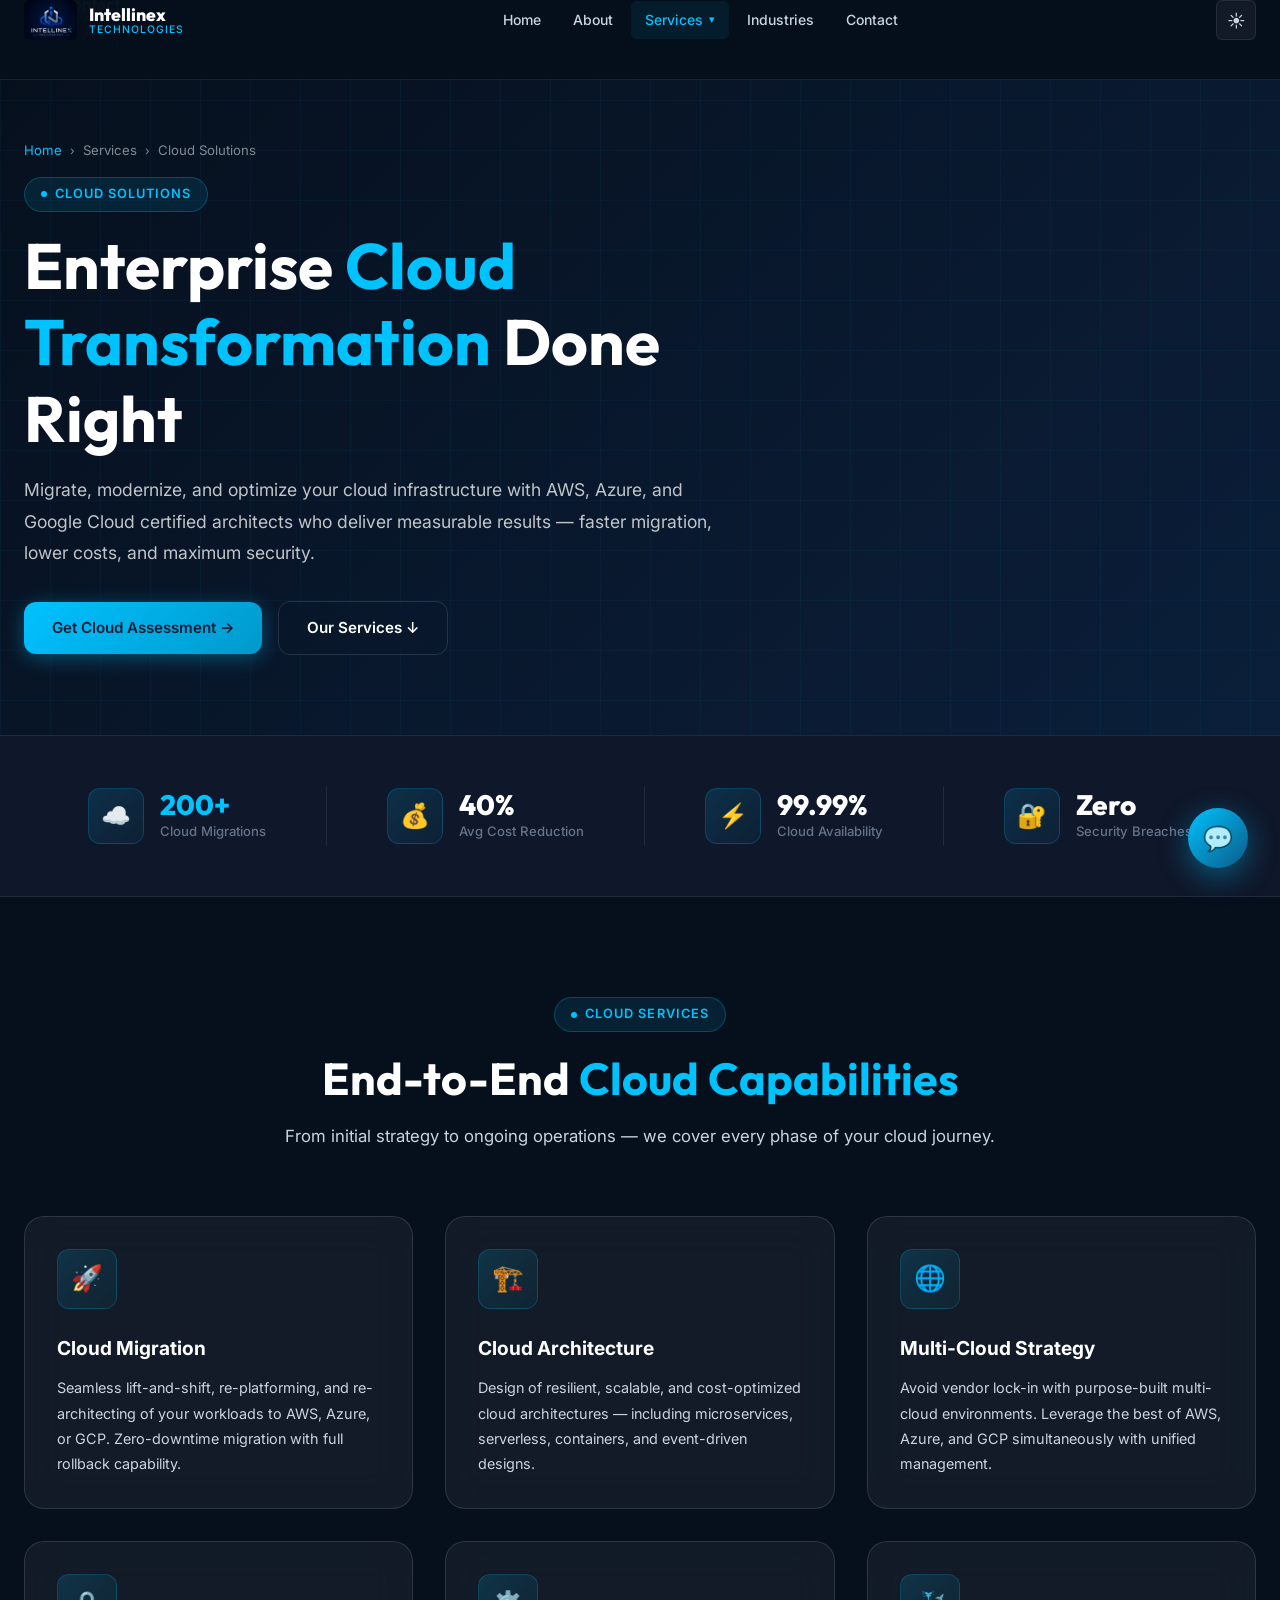
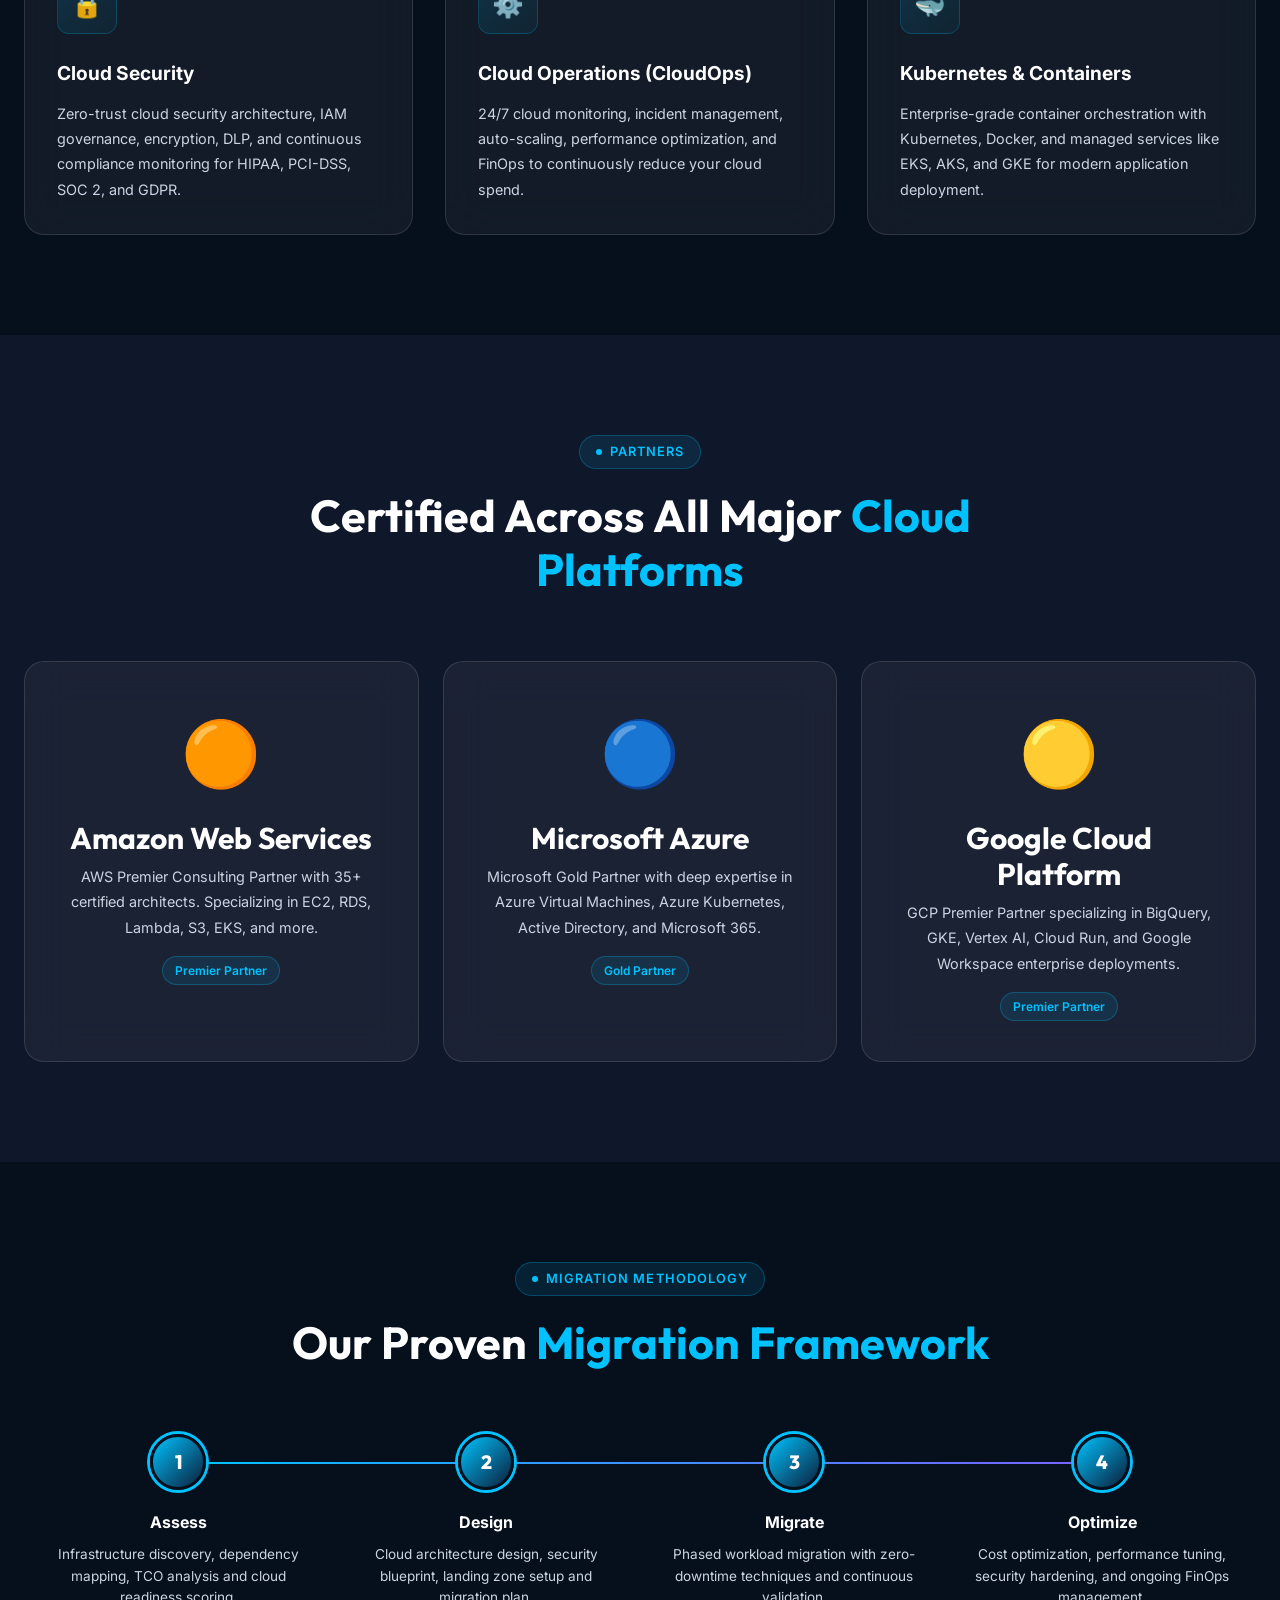
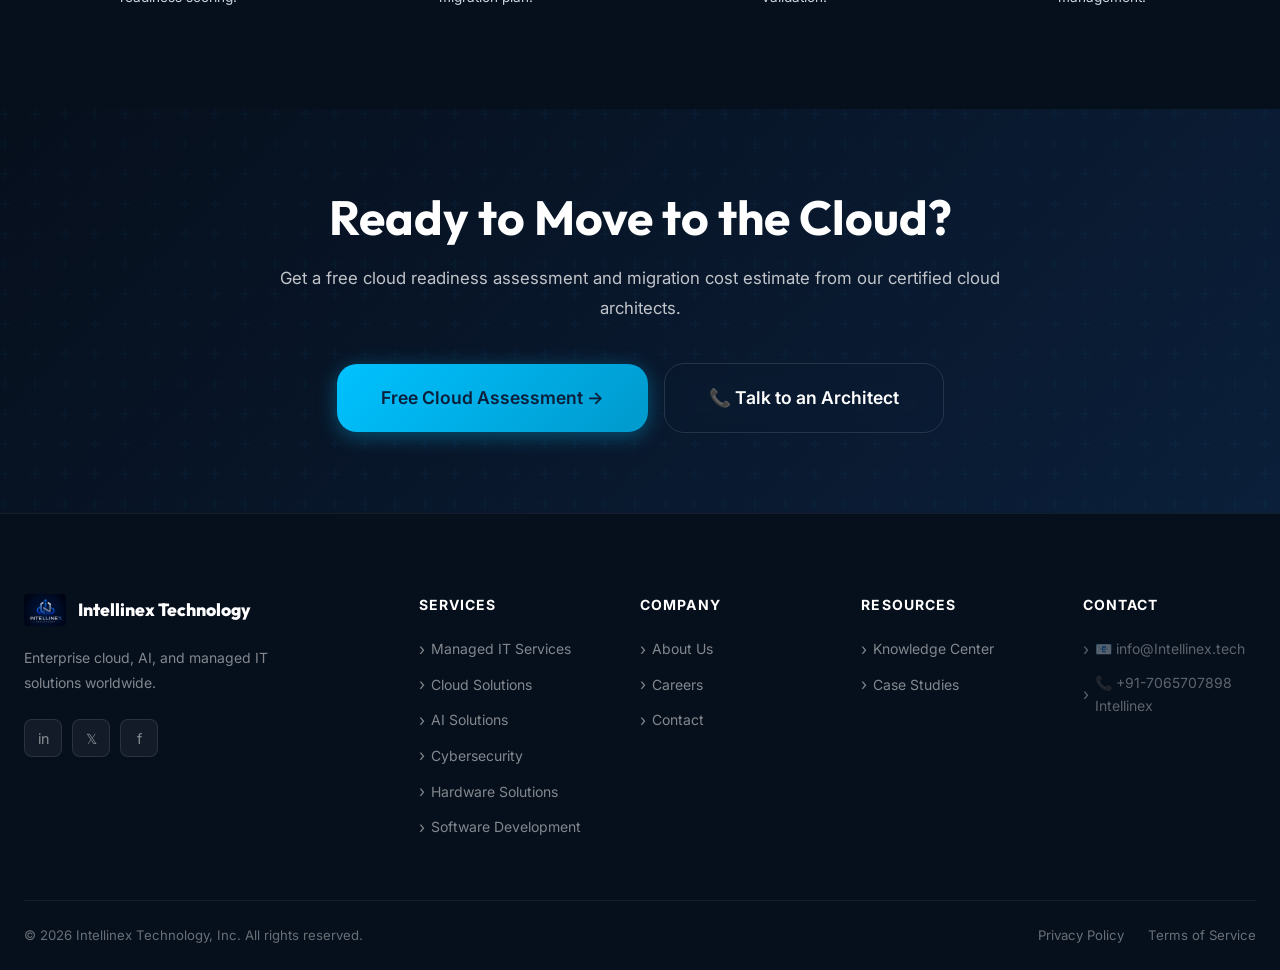
<file: cloud-solutions.html>
<!DOCTYPE html>
<html lang="en" data-theme="dark">
<head>
  <meta charset="UTF-8"><meta name="viewport" content="width=device-width, initial-scale=1.0">
  <meta name="description" content="Intellinex Cloud Solutions — AWS, Azure & Google Cloud migration, multi-cloud architecture, cost optimization, and 24/7 cloud operations for enterprises.">
  <meta name="keywords" content="cloud solutions, AWS migration, Azure, Google Cloud, multi-cloud, cloud infrastructure, cloud security">
  <title>Cloud Solutions | Intellinex Technology</title>
  <link rel="icon" href="data:image/svg+xml,<svg xmlns='http://www.w3.org/2000/svg' viewBox='0 0 100 100'><rect width='100' height='100' rx='20' fill='%230B1F3A'/><text y='.9em' font-size='80' x='10'>N</text></svg>">
  <link rel="stylesheet" href="css/main.css">
</head>
<body>
<nav class="navbar" id="navbar"><div class="container"><div class="nav-inner">
  <a href="index.html" class="nav-logo"><div class="nav-logo-icon" style="background:none;box-shadow:none;width:auto;height:auto;"><img src="assets/logo.png" alt="Intellinex Logo" style="height:40px;width:auto;border-radius:6px;"></div><div class="nav-logo-text"><span class="nav-logo-name">Intellinex</span><span class="nav-logo-tagline">Technologies</span></div></a>
  <div class="nav-menu">
    <a href="index.html" class="nav-link">Home</a><a href="about.html" class="nav-link">About</a>
    <div class="nav-dropdown-wrapper"><a href="#" class="nav-link has-dropdown active">Services</a><div class="nav-dropdown">
      <a href="managed-it.html" class="nav-dropdown-item"><div class="nav-dropdown-item-icon">🖥️</div><div><div style="font-weight:600;color:var(--text-primary);font-size:0.85rem;">Managed IT</div></div></a>
      <a href="cloud-solutions.html" class="nav-dropdown-item"><div class="nav-dropdown-item-icon">☁️</div><div><div style="font-weight:600;color:var(--text-primary);font-size:0.85rem;">Cloud Solutions</div></div></a>
      <a href="ai-solutions.html" class="nav-dropdown-item"><div class="nav-dropdown-item-icon">🤖</div><div><div style="font-weight:600;color:var(--text-primary);font-size:0.85rem;">AI Solutions</div></div></a>
      <a href="cybersecurity.html" class="nav-dropdown-item"><div class="nav-dropdown-item-icon">🔒</div><div><div style="font-weight:600;color:var(--text-primary);font-size:0.85rem;">Cybersecurity</div></div></a>
      <a href="hardware.html" class="nav-dropdown-item"><div class="nav-dropdown-item-icon">🔧</div><div><div style="font-weight:600;color:var(--text-primary);font-size:0.85rem;">Hardware</div></div></a>
      <a href="software-development.html" class="nav-dropdown-item"><div class="nav-dropdown-item-icon">💻</div><div><div style="font-weight:600;color:var(--text-primary);font-size:0.85rem;">Software Dev</div></div></a>
    </div></div>
    <a href="index.html#industries" class="nav-link">Industries</a><a href="contact.html" class="nav-link">Contact</a>
  </div>
  <div class="nav-actions"><button class="theme-toggle" aria-label="Toggle theme"><span class="theme-icon">☀️</span></button><a href="contact.html" class="btn btn-primary btn-sm nav-cta">Get Free Consultation</a><button class="hamburger" id="hamburger"><span></span><span></span><span></span></button></div>
</div></div></nav>
<div class="mobile-menu" id="mobile-menu"><a href="index.html" class="mobile-menu-link">🏠 Home</a><a href="about.html" class="mobile-menu-link">🏢 About Us</a><div class="mobile-menu-link has-sub" style="cursor:pointer">⚡ Services <span class="sub-arrow">▾</span></div><div class="mobile-menu-sub"><a href="managed-it.html" class="mobile-menu-sub-link">🖥️ Managed IT</a><a href="cloud-solutions.html" class="mobile-menu-sub-link">☁️ Cloud Solutions</a><a href="ai-solutions.html" class="mobile-menu-sub-link">🤖 AI Solutions</a><a href="cybersecurity.html" class="mobile-menu-sub-link">🔒 Cybersecurity</a><a href="hardware.html" class="mobile-menu-sub-link">🔧 Hardware</a><a href="software-development.html" class="mobile-menu-sub-link">💻 Software Dev</a></div><a href="contact.html" class="mobile-menu-link">📬 Contact</a></div>

<section class="page-hero">
  <div class="container"><div class="page-hero-content">
    <div class="breadcrumb"><a href="index.html">Home</a><span class="breadcrumb-sep">›</span><span>Services</span><span class="breadcrumb-sep">›</span><span>Cloud Solutions</span></div>
    <div class="section-tag" style="margin-bottom:16px;">Cloud Solutions</div>
    <h1 class="page-hero-title">Enterprise <span style="color:var(--cyan)">Cloud Transformation</span> Done Right</h1>
    <p class="page-hero-desc">Migrate, modernize, and optimize your cloud infrastructure with AWS, Azure, and Google Cloud certified architects who deliver measurable results — faster migration, lower costs, and maximum security.</p>
    <div class="btn-group"><a href="contact.html" class="btn btn-primary">Get Cloud Assessment →</a><a href="#cloud-services" class="btn btn-outline">Our Services ↓</a></div>
  </div></div>
</section>

<section class="trust-bar"><div class="container"><div class="trust-items">
  <div class="trust-item reveal"><div class="trust-item-icon">☁️</div><div><div class="trust-item-value"><span class="counter" data-target="200" data-suffix="+">200+</span></div><div class="trust-item-label">Cloud Migrations</div></div></div>
  <div class="trust-divider"></div>
  <div class="trust-item reveal reveal-delay-1"><div class="trust-item-icon">💰</div><div><div class="trust-item-value">40%</div><div class="trust-item-label">Avg Cost Reduction</div></div></div>
  <div class="trust-divider"></div>
  <div class="trust-item reveal reveal-delay-2"><div class="trust-item-icon">⚡</div><div><div class="trust-item-value">99.99%</div><div class="trust-item-label">Cloud Availability</div></div></div>
  <div class="trust-divider"></div>
  <div class="trust-item reveal reveal-delay-3"><div class="trust-item-icon">🔐</div><div><div class="trust-item-value">Zero</div><div class="trust-item-label">Security Breaches</div></div></div>
</div></div></section>

<section class="section" id="cloud-services" style="background:var(--bg)">
  <div class="container">
    <div class="section-header reveal"><div class="section-tag">Cloud Services</div><h2 class="section-title">End-to-End <span class="text-cyan">Cloud Capabilities</span></h2><p class="section-desc">From initial strategy to ongoing operations — we cover every phase of your cloud journey.</p></div>
    <div class="grid grid-3">
      <div class="card card-glass reveal reveal-delay-1"><div class="card-icon">🚀</div><div class="card-title">Cloud Migration</div><p class="card-desc">Seamless lift-and-shift, re-platforming, and re-architecting of your workloads to AWS, Azure, or GCP. Zero-downtime migration with full rollback capability.</p></div>
      <div class="card card-glass reveal reveal-delay-2"><div class="card-icon">🏗️</div><div class="card-title">Cloud Architecture</div><p class="card-desc">Design of resilient, scalable, and cost-optimized cloud architectures — including microservices, serverless, containers, and event-driven designs.</p></div>
      <div class="card card-glass reveal reveal-delay-3"><div class="card-icon">🌐</div><div class="card-title">Multi-Cloud Strategy</div><p class="card-desc">Avoid vendor lock-in with purpose-built multi-cloud environments. Leverage the best of AWS, Azure, and GCP simultaneously with unified management.</p></div>
      <div class="card card-glass reveal reveal-delay-1"><div class="card-icon">🔒</div><div class="card-title">Cloud Security</div><p class="card-desc">Zero-trust cloud security architecture, IAM governance, encryption, DLP, and continuous compliance monitoring for HIPAA, PCI-DSS, SOC 2, and GDPR.</p></div>
      <div class="card card-glass reveal reveal-delay-2"><div class="card-icon">⚙️</div><div class="card-title">Cloud Operations (CloudOps)</div><p class="card-desc">24/7 cloud monitoring, incident management, auto-scaling, performance optimization, and FinOps to continuously reduce your cloud spend.</p></div>
      <div class="card card-glass reveal reveal-delay-3"><div class="card-icon">🐳</div><div class="card-title">Kubernetes & Containers</div><p class="card-desc">Enterprise-grade container orchestration with Kubernetes, Docker, and managed services like EKS, AKS, and GKE for modern application deployment.</p></div>
    </div>
  </div>
</section>

<!-- CLOUD PLATFORMS -->
<section class="section" style="background:var(--bg-secondary)">
  <div class="container">
    <div class="section-header reveal"><div class="section-tag">Partners</div><h2 class="section-title">Certified Across All Major <span class="text-cyan">Cloud Platforms</span></h2></div>
    <div class="grid grid-3" style="gap:24px">
      <div class="card card-glass reveal reveal-delay-1" style="text-align:center;padding:40px">
        <div style="font-size:4rem;margin-bottom:16px">🟠</div>
        <h3 style="margin-bottom:8px">Amazon Web Services</h3>
        <p class="card-desc">AWS Premier Consulting Partner with 35+ certified architects. Specializing in EC2, RDS, Lambda, S3, EKS, and more.</p>
        <div style="margin-top:16px"><span class="badge badge-cyan">Premier Partner</span></div>
      </div>
      <div class="card card-glass reveal reveal-delay-2" style="text-align:center;padding:40px">
        <div style="font-size:4rem;margin-bottom:16px">🔵</div>
        <h3 style="margin-bottom:8px">Microsoft Azure</h3>
        <p class="card-desc">Microsoft Gold Partner with deep expertise in Azure Virtual Machines, Azure Kubernetes, Active Directory, and Microsoft 365.</p>
        <div style="margin-top:16px"><span class="badge badge-cyan">Gold Partner</span></div>
      </div>
      <div class="card card-glass reveal reveal-delay-3" style="text-align:center;padding:40px">
        <div style="font-size:4rem;margin-bottom:16px">🟡</div>
        <h3 style="margin-bottom:8px">Google Cloud Platform</h3>
        <p class="card-desc">GCP Premier Partner specializing in BigQuery, GKE, Vertex AI, Cloud Run, and Google Workspace enterprise deployments.</p>
        <div style="margin-top:16px"><span class="badge badge-cyan">Premier Partner</span></div>
      </div>
    </div>
  </div>
</section>

<!-- HOW WE MIGRATE -->
<section class="section" style="background:var(--bg)">
  <div class="container">
    <div class="section-header reveal"><div class="section-tag">Migration Methodology</div><h2 class="section-title">Our Proven <span class="text-cyan">Migration Framework</span></h2></div>
    <div class="process-steps reveal">
      <div class="process-step"><div class="process-step-num">1</div><div class="process-step-title">Assess</div><p class="process-step-desc">Infrastructure discovery, dependency mapping, TCO analysis and cloud readiness scoring.</p></div>
      <div class="process-step"><div class="process-step-num">2</div><div class="process-step-title">Design</div><p class="process-step-desc">Cloud architecture design, security blueprint, landing zone setup and migration plan.</p></div>
      <div class="process-step"><div class="process-step-num">3</div><div class="process-step-title">Migrate</div><p class="process-step-desc">Phased workload migration with zero-downtime techniques and continuous validation.</p></div>
      <div class="process-step"><div class="process-step-num">4</div><div class="process-step-title">Optimize</div><p class="process-step-desc">Cost optimization, performance tuning, security hardening, and ongoing FinOps management.</p></div>
    </div>
  </div>
</section>

<section class="cta-section"><div class="container"><div class="cta-content reveal">
  <h2 class="cta-title">Ready to Move to the Cloud?</h2>
  <p class="cta-desc">Get a free cloud readiness assessment and migration cost estimate from our certified cloud architects.</p>
  <div class="btn-group" style="justify-content:center"><a href="contact.html" class="btn btn-primary btn-xl">Free Cloud Assessment →</a><a href="tel:+19 7065707898" class="btn btn-outline btn-xl">📞 Talk to an Architect</a></div>
</div></div></section>

<footer class="footer"><div class="container">
  <div class="footer-grid">
    <div class="footer-brand"><div class="footer-logo"><div class="footer-logo-icon" style="background:none;box-shadow:none;width:auto;height:auto;"><img src="assets/logo.png" alt="Intellinex Logo" style="height:32px;width:auto;border-radius:4px;"></div><span class="footer-logo-name">Intellinex Technology</span></div><p class="footer-desc">Enterprise cloud, AI, and managed IT solutions worldwide.</p><div class="footer-socials"><a href="#" class="footer-social">in</a><a href="#" class="footer-social">𝕏</a><a href="#" class="footer-social">f</a></div></div>
    <div><div class="footer-col-title">Services</div><div class="footer-links"><a href="managed-it.html" class="footer-link">Managed IT Services</a><a href="cloud-solutions.html" class="footer-link">Cloud Solutions</a><a href="ai-solutions.html" class="footer-link">AI Solutions</a><a href="cybersecurity.html" class="footer-link">Cybersecurity</a><a href="hardware.html" class="footer-link">Hardware Solutions</a><a href="software-development.html" class="footer-link">Software Development</a></div></div>
    <div><div class="footer-col-title">Company</div><div class="footer-links"><a href="about.html" class="footer-link">About Us</a><a href="#" class="footer-link">Careers</a><a href="contact.html" class="footer-link">Contact</a></div></div>
    <div><div class="footer-col-title">Resources</div><div class="footer-links"><a href="#" class="footer-link">Knowledge Center</a><a href="#" class="footer-link">Case Studies</a></div></div>
    <div><div class="footer-col-title">Contact</div><div class="footer-links"><div class="footer-link" style="cursor:default;opacity:0.7">📧 info@Intellinex.tech</div><div class="footer-link" style="cursor:default;opacity:0.7">📞 +91-7065707898 Intellinex</div></div></div>
  </div>
  <div class="footer-bottom"><div class="footer-copyright">© 2026 Intellinex Technology, Inc. All rights reserved.</div><div class="footer-legal"><a href="#" class="footer-legal-link">Privacy Policy</a><a href="#" class="footer-legal-link">Terms of Service</a></div></div>
</div></footer>

<div class="chat-widget"><div class="chat-panel" id="chat-panel"><div class="chat-header"><div class="chat-avatar">🤖</div><div><div class="chat-header-name">Intellinex AI</div><div class="chat-header-status"><span class="chat-status-dot"></span>Online</div></div><button class="chat-close" id="chat-close">✕</button></div><div class="chat-messages" id="chat-messages"><div class="chat-msg bot"><div class="chat-msg-avatar bot">🤖</div><div class="chat-bubble bot">☁️ Ask me about our Cloud Solutions and migration services!</div></div></div><div class="chat-quick-replies"><button class="quick-reply">Cloud Migration</button><button class="quick-reply">AWS vs Azure</button><button class="quick-reply">Get Assessment</button></div><div class="chat-input-area"><input type="text" class="chat-input" id="chat-input" placeholder="Type a message..."><button class="chat-send" id="chat-send">→</button></div></div><button class="chat-btn" id="chat-toggle"><div class="chat-btn-pulse"></div><span>💬</span><div class="chat-badge" style="display:none">1</div></button></div>
<button class="scroll-top" id="scroll-top">↑</button>
<script src="js/main.js"></script>
</body>
</html>
</file>
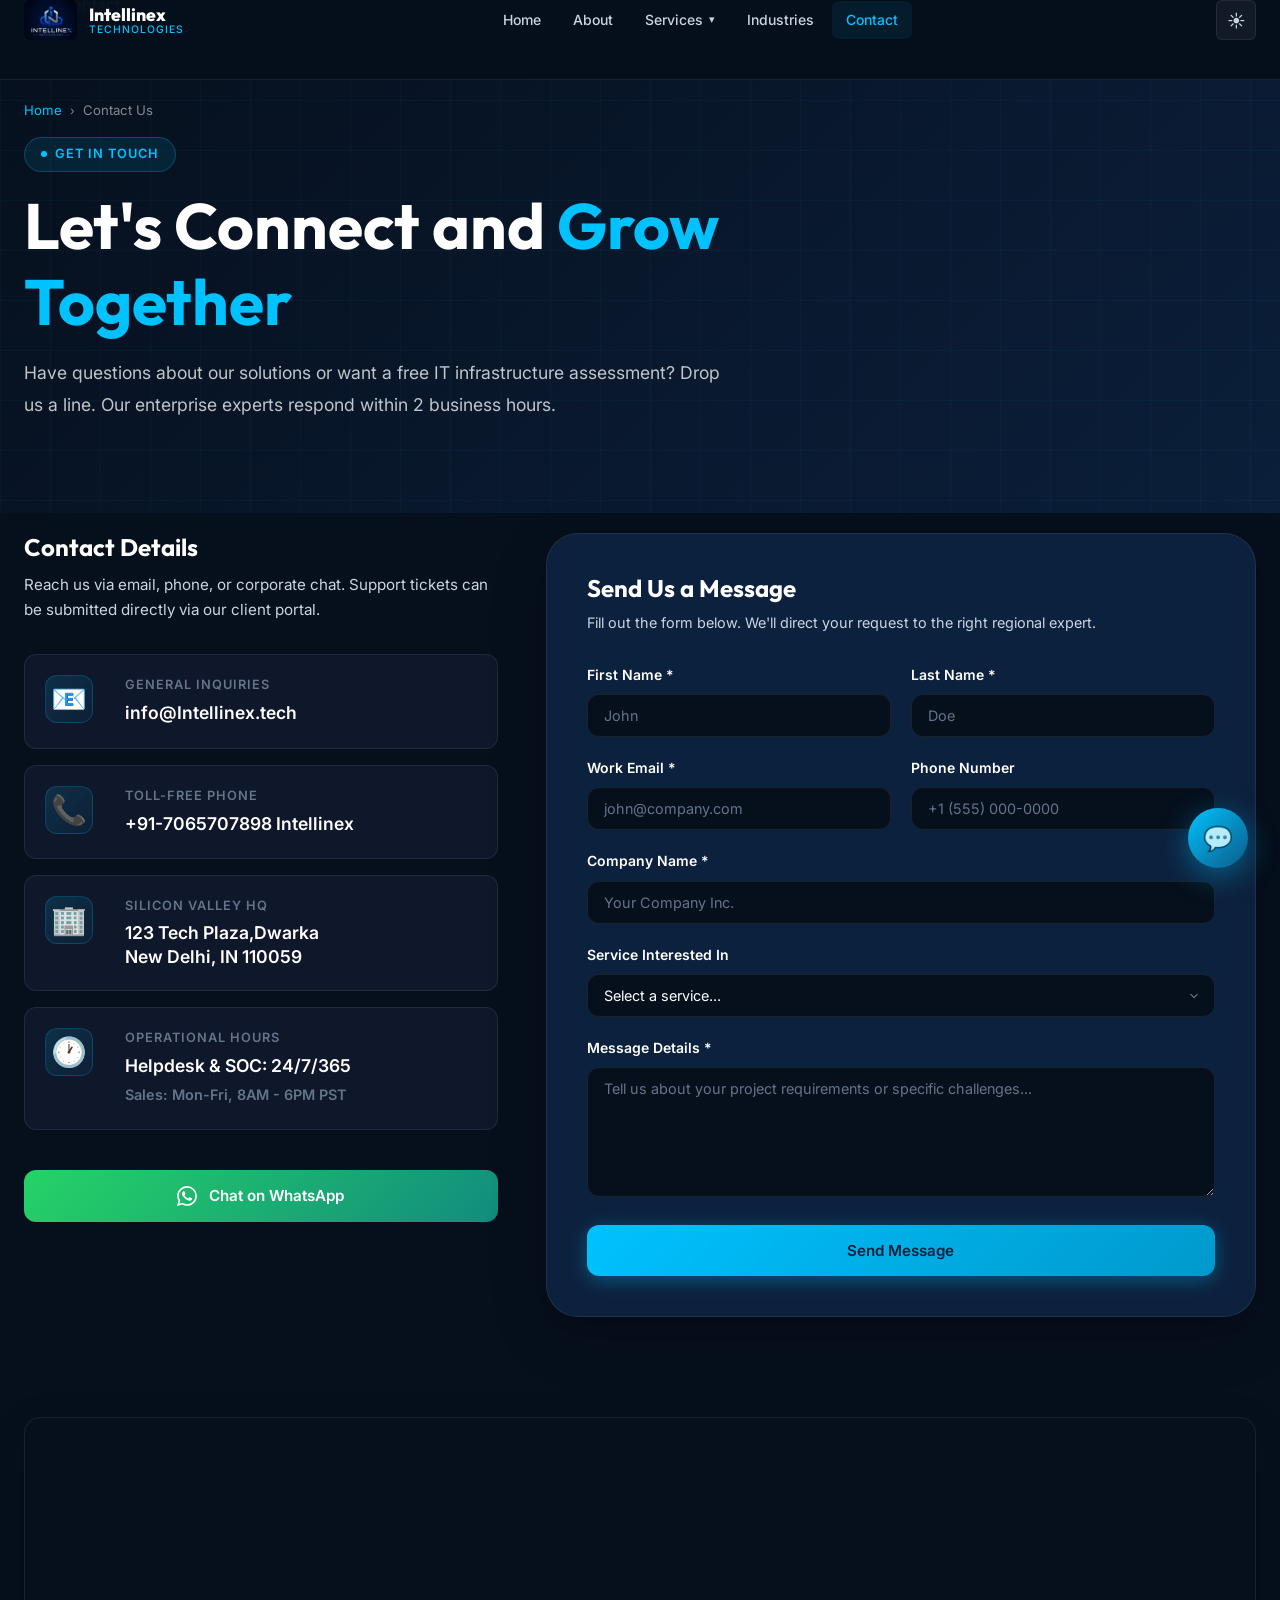
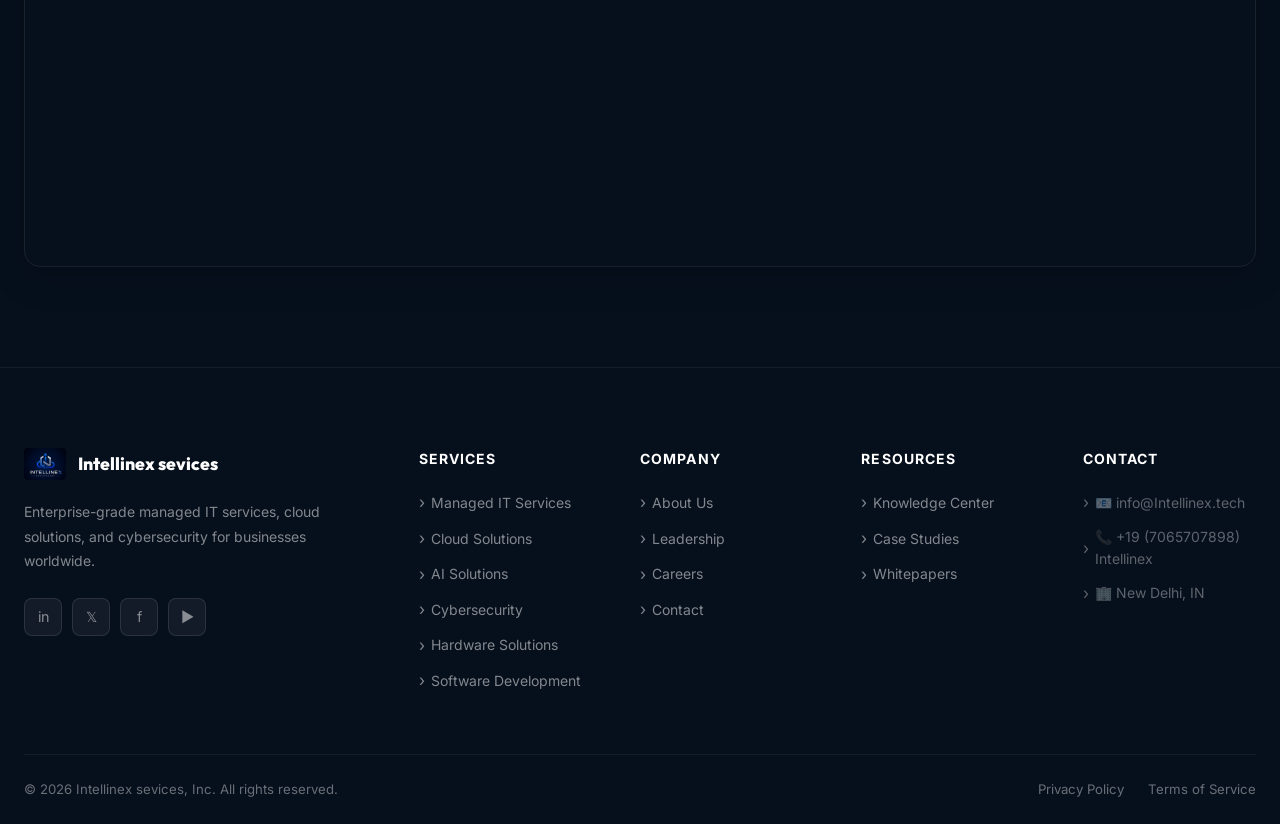
<file: contact.html>
<!DOCTYPE html>
<html lang="en" data-theme="dark">
<head>
  <meta charset="UTF-8">
  <meta name="viewport" content="width=device-width, initial-scale=1.0">
  <meta name="description" content="Contact Intellinex sevices — Reach out to our enterprise team, request IT consulting, support details, office locations, and maps.">
  <meta name="keywords" content="contact Intellinex, IT support, consulting quote, office addresses, phone number, Silicon Valley tech">
  <title>Contact Us | Intellinex sevices </title>
  <link rel="icon" href="data:image/svg+xml,<svg xmlns='http://www.w3.org/2000/svg' viewBox='0 0 100 100'><rect width='100' height='100' rx='20' fill='%230B1F3A'/><text y='.9em' font-size='80' x='10'>N</text></svg>">
  <link rel="stylesheet" href="css/main.css">
  <script type="application/ld+json">{"@context":"https://schema.org","@type":"ContactPage","name":"Contact Intellinex sevices","url":"https://Intellinex.tech/contact.html","description":"Contact info, maps, phone, and lead capture form for Intellinex Technology."}</script>
</head>
<body>
<nav class="navbar" id="navbar"><div class="container"><div class="nav-inner">
  <a href="index.html" class="nav-logo"><div class="nav-logo-icon" style="background:none;box-shadow:none;width:auto;height:auto;"><img src="assets/logo.png" alt="Intellinex Logo" style="height:40px;width:auto;border-radius:6px;"></div><div class="nav-logo-text"><span class="nav-logo-name">Intellinex</span><span class="nav-logo-tagline">Technologies</span></div></a>
  <div class="nav-menu">
    <a href="index.html" class="nav-link">Home</a>
    <a href="about.html" class="nav-link">About</a>
    <div class="nav-dropdown-wrapper">
      <a href="#" class="nav-link has-dropdown">Services</a>
      <div class="nav-dropdown">
        <a href="managed-it.html" class="nav-dropdown-item"><div class="nav-dropdown-item-icon">🖥️</div><div><div style="font-weight:600;color:var(--text-primary);font-size:0.85rem;">Managed IT</div></div></a>
        <a href="cloud-solutions.html" class="nav-dropdown-item"><div class="nav-dropdown-item-icon">☁️</div><div><div style="font-weight:600;color:var(--text-primary);font-size:0.85rem;">Cloud Solutions</div></div></a>
        <a href="ai-solutions.html" class="nav-dropdown-item"><div class="nav-dropdown-item-icon">🤖</div><div><div style="font-weight:600;color:var(--text-primary);font-size:0.85rem;">AI Solutions</div></div></a>
        <a href="cybersecurity.html" class="nav-dropdown-item"><div class="nav-dropdown-item-icon">🔒</div><div><div style="font-weight:600;color:var(--text-primary);font-size:0.85rem;">Cybersecurity</div></div></a>
        <a href="hardware.html" class="nav-dropdown-item"><div class="nav-dropdown-item-icon">🔧</div><div><div style="font-weight:600;color:var(--text-primary);font-size:0.85rem;">Hardware</div></div></a>
        <a href="software-development.html" class="nav-dropdown-item"><div class="nav-dropdown-item-icon">💻</div><div><div style="font-weight:600;color:var(--text-primary);font-size:0.85rem;">Software Dev</div></div></a>
      </div>
    </div>
    <a href="index.html#industries" class="nav-link">Industries</a>
    <a href="contact.html" class="nav-link active">Contact</a>
  </div>
  <div class="nav-actions">
    <button class="theme-toggle" aria-label="Toggle theme"><span class="theme-icon">☀️</span></button>
    <a href="contact.html" class="btn btn-primary btn-sm nav-cta">Get Free Consultation</a>
    <button class="hamburger" id="hamburger"><span></span><span></span><span></span></button>
  </div>
</div></div></nav>
<div class="mobile-menu" id="mobile-menu">
  <a href="index.html" class="mobile-menu-link">🏠 Home</a>
  <a href="about.html" class="mobile-menu-link">🏢 About Us</a>
  <div class="mobile-menu-link has-sub" style="cursor:pointer">⚡ Services <span class="sub-arrow" style="transition:transform 0.3s">▾</span></div>
  <div class="mobile-menu-sub">
    <a href="managed-it.html" class="mobile-menu-sub-link">🖥️ Managed IT Services</a>
    <a href="cloud-solutions.html" class="mobile-menu-sub-link">☁️ Cloud Solutions</a>
    <a href="ai-solutions.html" class="mobile-menu-sub-link">🤖 AI Solutions</a>
    <a href="cybersecurity.html" class="mobile-menu-sub-link">🔒 Cybersecurity</a>
    <a href="hardware.html" class="mobile-menu-sub-link">🔧 Hardware Solutions</a>
    <a href="software-development.html" class="mobile-menu-sub-link">💻 Software Development</a>
  </div>
  <a href="contact.html" class="mobile-menu-link">📬 Contact</a>
</div>

<!-- PAGE HERO -->
<section class="page-hero" style="padding:100px 0 60px">
  <div class="container">
    <div class="page-hero-content">
      <div class="breadcrumb"><a href="index.html">Home</a><span class="breadcrumb-sep">›</span><span>Contact Us</span></div>
      <div class="section-tag" style="margin-bottom:16px;">Get In Touch</div>
      <h1 class="page-hero-title">Let's Connect and <span style="color:var(--cyan)">Grow Together</span></h1>
      <p class="page-hero-desc">Have questions about our solutions or want a free IT infrastructure assessment? Drop us a line. Our enterprise experts respond within 2 business hours.</p>
    </div>
  </div>
</section>

<!-- MAIN CONTACT BLOCK -->
<section class="section" style="background:var(--bg);padding-top:20px">
  <div class="container">
    <div class="contact-grid" style="grid-template-columns:1.2fr 1.8fr;gap:48px">
      <!-- INFO COLUMN -->
      <div class="reveal-left">
        <h3 style="font-size:1.5rem;margin-bottom:12px;color:var(--text-primary)">Contact Details</h3>
        <p style="color:var(--text-secondary);margin-bottom:32px;font-size:0.95rem;line-height:1.6">Reach us via email, phone, or corporate chat. Support tickets can be submitted directly via our client portal.</p>
        
        <div class="contact-info-item" style="background:var(--bg-secondary);padding:20px;border-radius:12px;border:1px solid var(--border);margin-bottom:16px">
          <div class="contact-info-icon" style="font-size:1.8rem;margin-right:16px">📧</div>
          <div>
            <div class="contact-info-label" style="font-size:0.8rem;color:var(--text-muted);text-transform:uppercase">General Inquiries</div>
            <div class="contact-info-value" style="font-weight:600;color:var(--text-primary);font-size:1.1rem;margin-top:2px">info@Intellinex.tech</div>
          </div>
        </div>

        <div class="contact-info-item" style="background:var(--bg-secondary);padding:20px;border-radius:12px;border:1px solid var(--border);margin-bottom:16px">
          <div class="contact-info-icon" style="font-size:1.8rem;margin-right:16px">📞</div>
          <div>
            <div class="contact-info-label" style="font-size:0.8rem;color:var(--text-muted);text-transform:uppercase">Toll-Free Phone</div>
            <div class="contact-info-value" style="font-weight:600;color:var(--text-primary);font-size:1.1rem;margin-top:2px">+91-7065707898 Intellinex</div>
          </div>
        </div>

        <div class="contact-info-item" style="background:var(--bg-secondary);padding:20px;border-radius:12px;border:1px solid var(--border);margin-bottom:16px">
          <div class="contact-info-icon" style="font-size:1.8rem;margin-right:16px">🏢</div>
          <div>
            <div class="contact-info-label" style="font-size:0.8rem;color:var(--text-muted);text-transform:uppercase">Silicon Valley HQ</div>
            <div class="contact-info-value" style="font-weight:600;color:var(--text-primary);font-size:1.1rem;margin-top:2px;line-height:1.4">123 Tech Plaza,Dwarka <br>New Delhi, IN 110059</div>
          </div>
        </div>

        <div class="contact-info-item" style="background:var(--bg-secondary);padding:20px;border-radius:12px;border:1px solid var(--border);margin-bottom:24px">
          <div class="contact-info-icon" style="font-size:1.8rem;margin-right:16px">🕐</div>
          <div>
            <div class="contact-info-label" style="font-size:0.8rem;color:var(--text-muted);text-transform:uppercase">Operational Hours</div>
            <div class="contact-info-value" style="font-weight:600;color:var(--text-primary);font-size:1.1rem;margin-top:2px">Helpdesk & SOC: 24/7/365<br><span style="font-size:0.9rem;color:var(--text-muted)">Sales: Mon-Fri, 8AM - 6PM PST</span></div>
          </div>
        </div>

        <a href="https://wa.me/7065707898" target="_blank" class="whatsapp-btn" id="whatsapp-btn">
          <svg width="20" height="20" viewBox="0 0 24 24" fill="white"><path d="M17.472 14.382c-.297-.149-1.758-.867-2.03-.967-.273-.099-.471-.148-.67.15-.197.297-.767.966-.94 1.164-.173.199-.347.223-.644.075-.297-.15-1.255-.463-2.39-1.475-.883-.788-1.48-1.761-1.653-2.059-.173-.297-.018-.458.13-.606.134-.133.298-.347.446-.52.149-.174.198-.298.298-.497.099-.198.05-.371-.025-.52-.075-.149-.669-1.612-.916-2.207-.242-.579-.487-.5-.669-.51-.173-.008-.371-.01-.57-.01-.198 0-.52.074-.792.372-.272.297-1.04 1.016-1.04 2.479 0 1.462 1.065 2.875 1.213 3.074.149.198 2.096 3.2 5.077 4.487.709.306 1.262.489 1.694.625.712.227 1.36.195 1.871.118.571-.085 1.758-.719 2.006-1.413.248-.694.248-1.289.173-1.413-.074-.124-.272-.198-.57-.347m-5.421 7.403h-.004a9.87 9.87 0 01-5.031-1.378l-.361-.214-3.741.982.998-3.648-.235-.374a9.86 9.86 0 01-1.51-5.26c.001-5.45 4.436-9.884 9.888-9.884 2.64 0 5.122 1.03 6.988 2.898a9.825 9.825 0 012.893 6.994c-.003 5.45-4.437 9.884-9.885 9.884m8.413-18.297A11.815 11.815 0 0012.05 0C5.495 0 .16 5.335.157 11.892c0 2.096.547 4.142 1.588 5.945L.057 24l6.305-1.654a11.882 11.882 0 005.683 1.448h.005c6.554 0 11.89-5.335 11.893-11.893A11.821 11.821 0 0020.464 3.488"/></svg>
          Chat on WhatsApp
        </a>
      </div>

      <!-- FORM CARD COLUMN -->
      <div class="reveal-right">
        <div class="form-card" style="box-shadow:var(--shadow-xl);border:1px solid var(--border)">
          <h3 style="font-size:1.5rem;margin-bottom:8px;color:var(--text-primary)">Send Us a Message</h3>
          <p style="color:var(--text-secondary);margin-bottom:28px;font-size:0.9rem">Fill out the form below. We'll direct your request to the right regional expert.</p>
          <form id="contact-form" novalidate>
            <div class="form-row">
              <div class="form-group">
                <label class="form-label" for="first-name">First Name *</label>
                <input type="text" id="first-name" class="form-input" placeholder="John" required>
              </div>
              <div class="form-group">
                <label class="form-label" for="last-name">Last Name *</label>
                <input type="text" id="last-name" class="form-input" placeholder="Doe" required>
              </div>
            </div>
            <div class="form-row">
              <div class="form-group">
                <label class="form-label" for="email">Work Email *</label>
                <input type="email" id="email" class="form-input" placeholder="john@company.com" required>
              </div>
              <div class="form-group">
                <label class="form-label" for="phone">Phone Number</label>
                <input type="tel" id="phone" class="form-input" placeholder="+1 (555) 000-0000">
              </div>
            </div>
            <div class="form-group">
              <label class="form-label" for="company">Company Name *</label>
              <input type="text" id="company" class="form-input" placeholder="Your Company Inc." required>
            </div>
            <div class="form-group">
              <label class="form-label" for="service">Service Interested In</label>
              <select id="service" class="form-select">
                <option value="">Select a service...</option>
                <option>Managed IT Services</option>
                <option>Cloud Solutions</option>
                <option>AI Solutions</option>
                <option>Cybersecurity</option>
                <option>Hardware Solutions</option>
                <option>Software Development</option>
              </select>
            </div>
            <div class="form-group">
              <label class="form-label" for="message">Message Details *</label>
              <textarea id="message" class="form-textarea" placeholder="Tell us about your project requirements or specific challenges..." required></textarea>
            </div>
            <button type="submit" class="btn btn-primary w-full" style="justify-content:center;padding:16px">Send Message</button>
          </form>
        </div>
      </div>
    </div>
  </div>
</section>

<!-- MAP BLOCK -->
<section class="section" style="padding-top:0;background:var(--bg)">
  <div class="container">
    <div class="reveal" style="border-radius:16px;overflow:hidden;border:1px solid var(--border);height:450px;box-shadow:var(--shadow-lg)">
      <iframe
        src="https://www.google.com/maps/embed?pb=!1m18!1m12!1m3!1d101268.01123456!2d-122.0839499!3d37.3860517!2m3!1f0!2f0!3f0!3m2!1i1024!2i768!4f13.1!3m3!1m2!1s0x808fb7495bec0189%3A0x7c17d44a466baf9b!2sSilicon%20Valley!5e0!3m2!1sen!2sus!4v1234567890"
        width="100%" height="100%" style="border:0;" allowfullscreen="" loading="lazy" referrerpolicy="no-referrer-when-downgrade" title="Intellinex sevices Headquarters Location">
      </iframe>
    </div>
  </div>
</section>

<!-- FOOTER -->
<footer class="footer"><div class="container">
  <div class="footer-grid">
    <div class="footer-brand">
      <div class="footer-logo"><div class="footer-logo-icon" style="background:none;box-shadow:none;width:auto;height:auto;"><img src="assets/logo.png" alt="Intellinex Logo" style="height:32px;width:auto;border-radius:4px;"></div><span class="footer-logo-name">Intellinex sevices</span></div>
      <p class="footer-desc">Enterprise-grade managed IT services, cloud solutions, and cybersecurity for businesses worldwide.</p>
      <div class="footer-socials"><a href="#" class="footer-social">in</a><a href="#" class="footer-social">𝕏</a><a href="#" class="footer-social">f</a><a href="#" class="footer-social">▶</a></div>
    </div>
    <div><div class="footer-col-title">Services</div><div class="footer-links"><a href="managed-it.html" class="footer-link">Managed IT Services</a><a href="cloud-solutions.html" class="footer-link">Cloud Solutions</a><a href="ai-solutions.html" class="footer-link">AI Solutions</a><a href="cybersecurity.html" class="footer-link">Cybersecurity</a><a href="hardware.html" class="footer-link">Hardware Solutions</a><a href="software-development.html" class="footer-link">Software Development</a></div></div>
    <div><div class="footer-col-title">Company</div><div class="footer-links"><a href="about.html" class="footer-link">About Us</a><a href="about.html#team" class="footer-link">Leadership</a><a href="#" class="footer-link">Careers</a><a href="contact.html" class="footer-link">Contact</a></div></div>
    <div><div class="footer-col-title">Resources</div><div class="footer-links"><a href="#" class="footer-link">Knowledge Center</a><a href="#" class="footer-link">Case Studies</a><a href="#" class="footer-link">Whitepapers</a></div></div>
    <div><div class="footer-col-title">Contact</div><div class="footer-links"><div class="footer-link" style="cursor:default;opacity:0.7">📧 info@Intellinex.tech</div><div class="footer-link" style="cursor:default;opacity:0.7">📞 +19 (7065707898) Intellinex</div><div class="footer-link" style="cursor:default;opacity:0.7">🏢 New Delhi, IN</div></div></div>
  </div>
  <div class="footer-bottom"><div class="footer-copyright">© 2026 Intellinex sevices, Inc. All rights reserved.</div><div class="footer-legal"><a href="#" class="footer-legal-link">Privacy Policy</a><a href="#" class="footer-legal-link">Terms of Service</a></div></div>
</div></footer>

<div class="chat-widget"><div class="chat-panel" id="chat-panel"><div class="chat-header"><div class="chat-avatar">🤖</div><div><div class="chat-header-name">Intellinex AI</div><div class="chat-header-status"><span class="chat-status-dot"></span>Online</div></div><button class="chat-close" id="chat-close">✕</button></div><div class="chat-messages" id="chat-messages"><div class="chat-msg bot"><div class="chat-msg-avatar bot">🤖</div><div class="chat-bubble bot">👋 Welcome! If you would like to request a consultation, get quotes, or check support SLAs, let me know!</div></div></div><div class="chat-quick-replies"><button class="quick-reply">Request assessment</button><button class="quick-reply">Support phone</button><button class="quick-reply">HQ location</button></div><div class="chat-input-area"><input type="text" class="chat-input" id="chat-input" placeholder="Type a message..."><button class="chat-send" id="chat-send">→</button></div></div><button class="chat-btn" id="chat-toggle"><div class="chat-btn-pulse"></div><span>💬</span><div class="chat-badge" style="display:none">1</div></button></div>
<button class="scroll-top" id="scroll-top">↑</button>
<script src="js/main.js"></script>
</body>
</html>
</file>
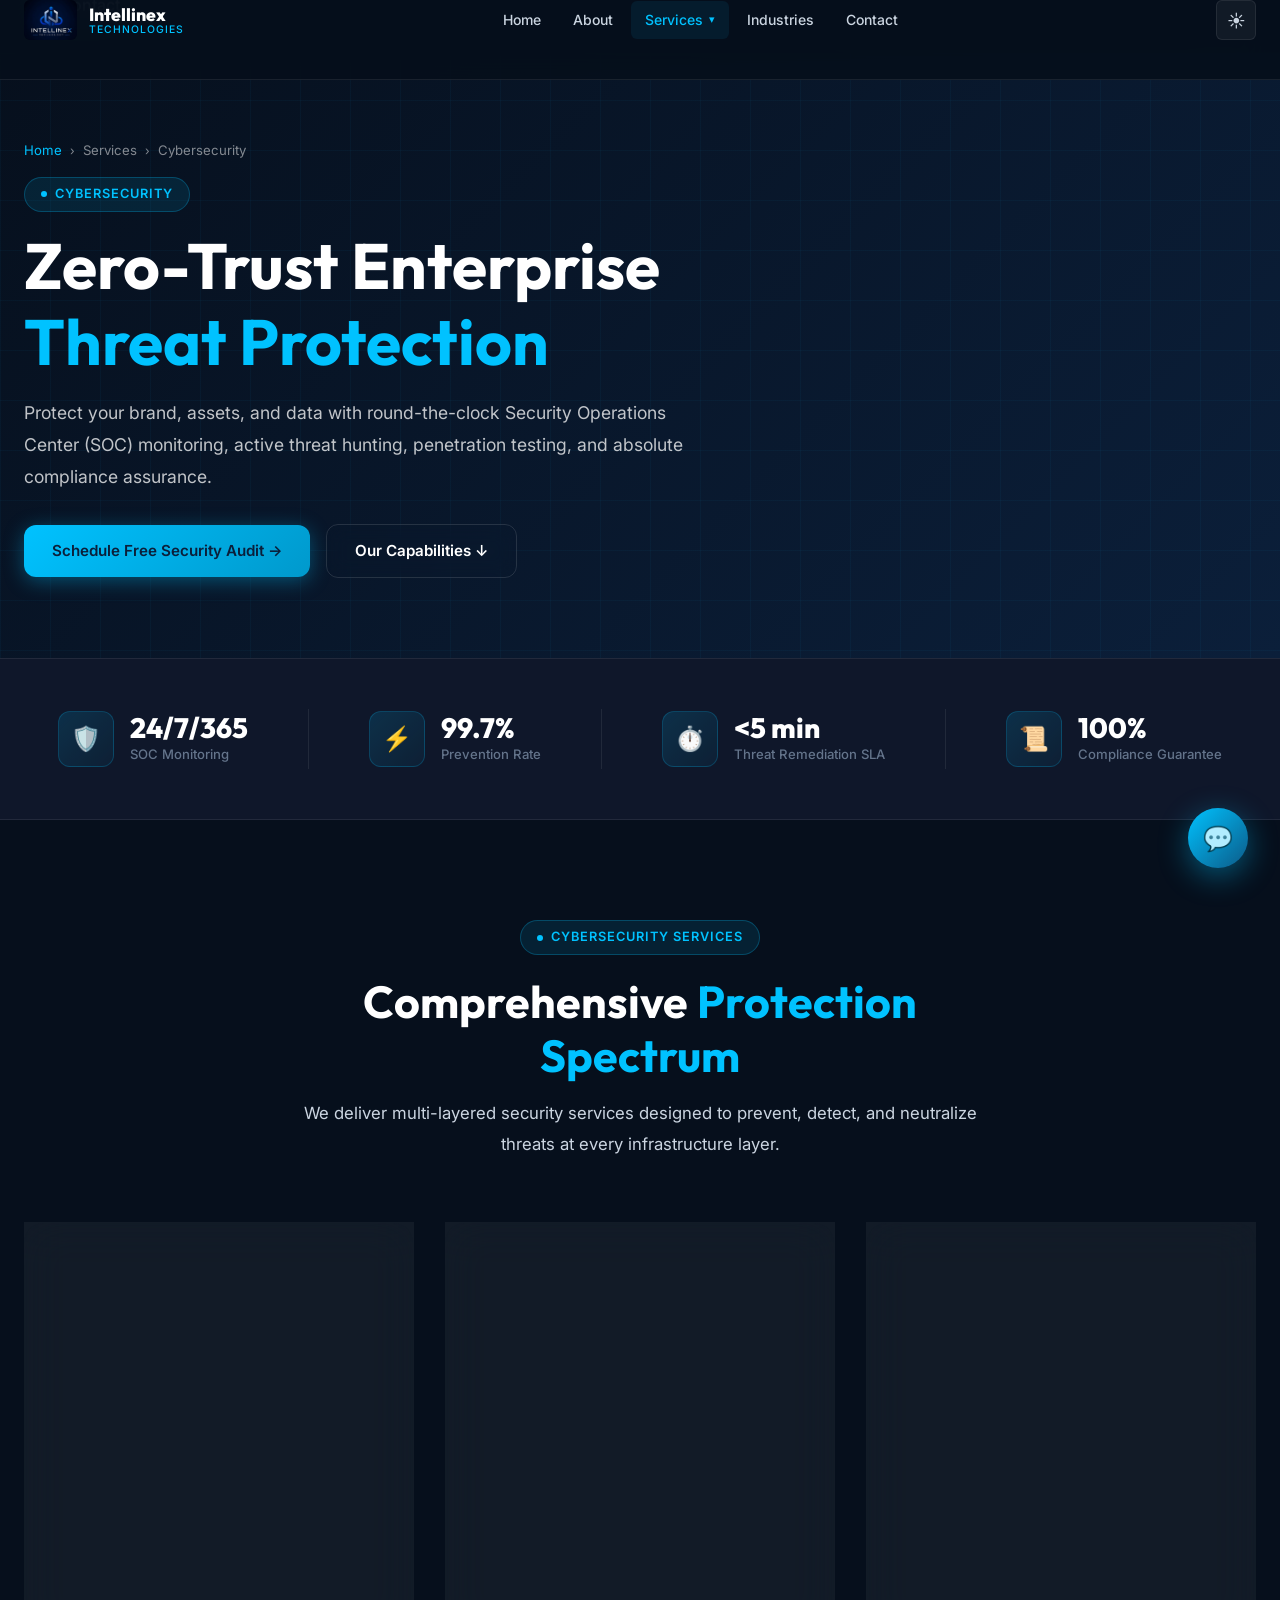
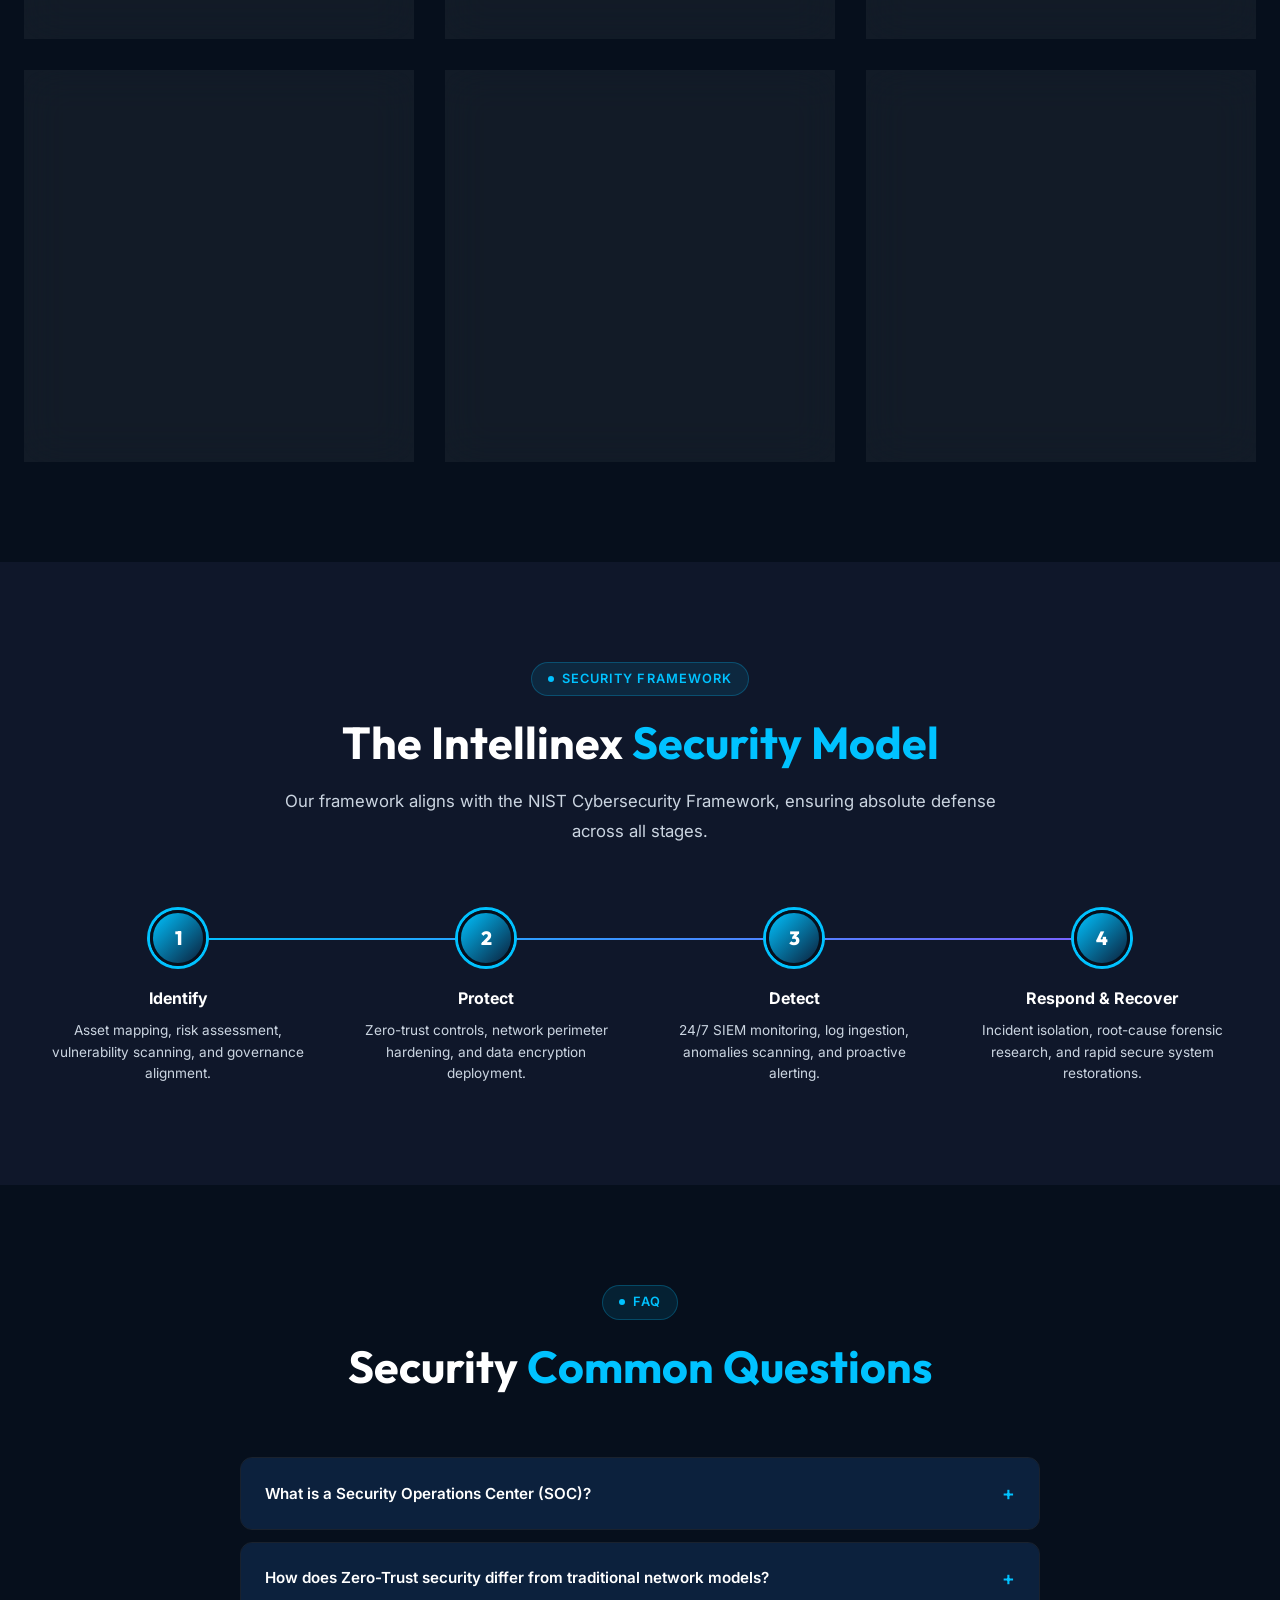
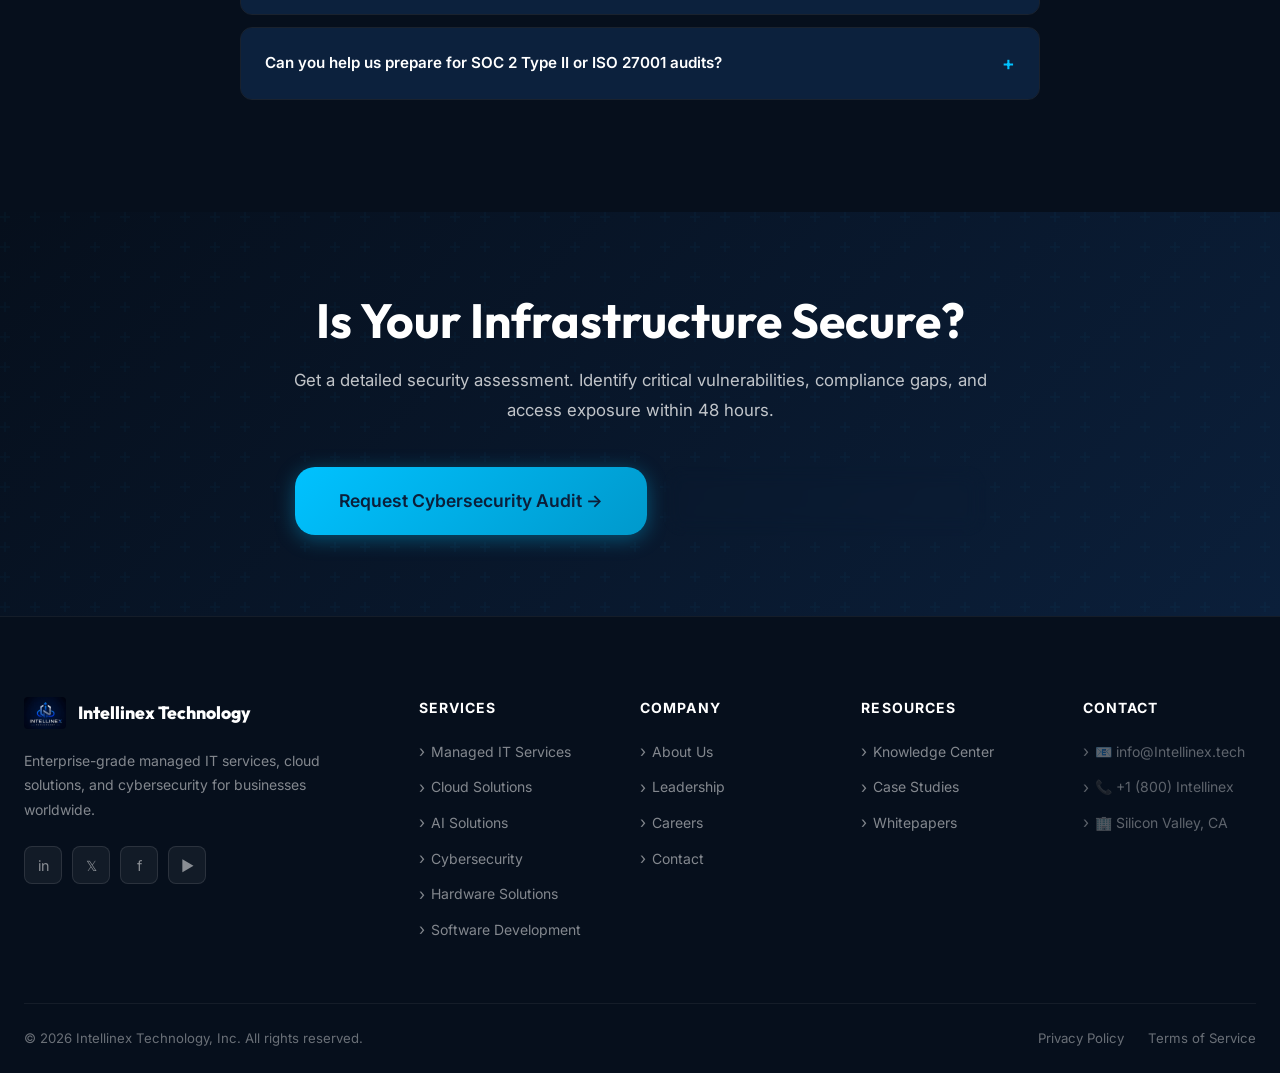
<file: cybersecurity.html>
<!DOCTYPE html>
<html lang="en" data-theme="dark">
<head>
  <meta charset="UTF-8">
  <meta name="viewport" content="width=device-width, initial-scale=1.0">
  <meta name="description" content="Intellinex Cybersecurity Solutions — Enterprise-grade security with 24/7 threat detection, SOC monitoring, penetration testing, compliance, and incident response.">
  <meta name="keywords" content="cybersecurity, enterprise security, SOC, pen testing, compliance, threat detection, data protection">
  <title>Cybersecurity Solutions | Intellinex Technology</title>
  <link rel="icon" href="data:image/svg+xml,<svg xmlns='http://www.w3.org/2000/svg' viewBox='0 0 100 100'><rect width='100' height='100' rx='20' fill='%230B1F3A'/><text y='.9em' font-size='80' x='10'>N</text></svg>">
  <link rel="stylesheet" href="css/main.css">
  <script type="application/ld+json">{"@context":"https://schema.org","@type":"Service","name":"Cybersecurity Solutions","provider":{"@type":"Organization","name":"Intellinex Technology"},"description":"Enterprise cybersecurity including SOC operations, threat detection, pen testing, compliance management.","serviceType":"Cybersecurity Services"}</script>
</head>
<body>
<nav class="navbar" id="navbar"><div class="container"><div class="nav-inner">
  <a href="index.html" class="nav-logo"><div class="nav-logo-icon" style="background:none;box-shadow:none;width:auto;height:auto;"><img src="assets/logo.png" alt="Intellinex Logo" style="height:40px;width:auto;border-radius:6px;"></div><div class="nav-logo-text"><span class="nav-logo-name">Intellinex</span><span class="nav-logo-tagline">Technologies</span></div></a>
  <div class="nav-menu">
    <a href="index.html" class="nav-link">Home</a>
    <a href="about.html" class="nav-link">About</a>
    <div class="nav-dropdown-wrapper">
      <a href="#" class="nav-link has-dropdown active">Services</a>
      <div class="nav-dropdown">
        <a href="managed-it.html" class="nav-dropdown-item"><div class="nav-dropdown-item-icon">🖥️</div><div><div style="font-weight:600;color:var(--text-primary);font-size:0.85rem;">Managed IT</div></div></a>
        <a href="cloud-solutions.html" class="nav-dropdown-item"><div class="nav-dropdown-item-icon">☁️</div><div><div style="font-weight:600;color:var(--text-primary);font-size:0.85rem;">Cloud Solutions</div></div></a>
        <a href="ai-solutions.html" class="nav-dropdown-item"><div class="nav-dropdown-item-icon">🤖</div><div><div style="font-weight:600;color:var(--text-primary);font-size:0.85rem;">AI Solutions</div></div></a>
        <a href="cybersecurity.html" class="nav-dropdown-item"><div class="nav-dropdown-item-icon">🔒</div><div><div style="font-weight:600;color:var(--text-primary);font-size:0.85rem;">Cybersecurity</div></div></a>
        <a href="hardware.html" class="nav-dropdown-item"><div class="nav-dropdown-item-icon">🔧</div><div><div style="font-weight:600;color:var(--text-primary);font-size:0.85rem;">Hardware</div></div></a>
        <a href="software-development.html" class="nav-dropdown-item"><div class="nav-dropdown-item-icon">💻</div><div><div style="font-weight:600;color:var(--text-primary);font-size:0.85rem;">Software Dev</div></div></a>
      </div>
    </div>
    <a href="index.html#industries" class="nav-link">Industries</a>
    <a href="contact.html" class="nav-link">Contact</a>
  </div>
  <div class="nav-actions">
    <button class="theme-toggle" aria-label="Toggle theme"><span class="theme-icon">☀️</span></button>
    <a href="contact.html" class="btn btn-primary btn-sm nav-cta">Get Free Consultation</a>
    <button class="hamburger" id="hamburger"><span></span><span></span><span></span></button>
  </div>
</div></div></nav>
<div class="mobile-menu" id="mobile-menu">
  <a href="index.html" class="mobile-menu-link">🏠 Home</a>
  <a href="about.html" class="mobile-menu-link">🏢 About Us</a>
  <div class="mobile-menu-link has-sub" style="cursor:pointer">⚡ Services <span class="sub-arrow" style="transition:transform 0.3s">▾</span></div>
  <div class="mobile-menu-sub">
    <a href="managed-it.html" class="mobile-menu-sub-link">🖥️ Managed IT Services</a>
    <a href="cloud-solutions.html" class="mobile-menu-sub-link">☁️ Cloud Solutions</a>
    <a href="ai-solutions.html" class="mobile-menu-sub-link">🤖 AI Solutions</a>
    <a href="cybersecurity.html" class="mobile-menu-sub-link">🔒 Cybersecurity</a>
    <a href="hardware.html" class="mobile-menu-sub-link">🔧 Hardware Solutions</a>
    <a href="software-development.html" class="mobile-menu-sub-link">💻 Software Development</a>
  </div>
  <a href="contact.html" class="mobile-menu-link">📬 Contact</a>
</div>

<!-- PAGE HERO -->
<section class="page-hero">
  <div class="container">
    <div class="page-hero-content">
      <div class="breadcrumb"><a href="index.html">Home</a><span class="breadcrumb-sep">›</span><span>Services</span><span class="breadcrumb-sep">›</span><span>Cybersecurity</span></div>
      <div class="section-tag" style="margin-bottom:16px;">Cybersecurity</div>
      <h1 class="page-hero-title">Zero-Trust Enterprise <span style="color:var(--cyan)">Threat Protection</span></h1>
      <p class="page-hero-desc">Protect your brand, assets, and data with round-the-clock Security Operations Center (SOC) monitoring, active threat hunting, penetration testing, and absolute compliance assurance.</p>
      <div class="btn-group">
        <a href="contact.html" class="btn btn-primary">Schedule Free Security Audit →</a>
        <a href="#security-details" class="btn btn-outline">Our Capabilities ↓</a>
      </div>
    </div>
  </div>
</section>

<!-- TRUST METRICS -->
<section class="trust-bar">
  <div class="container">
    <div class="trust-items">
      <div class="trust-item reveal"><div class="trust-item-icon">🛡️</div><div><div class="trust-item-value">24/7/365</div><div class="trust-item-label">SOC Monitoring</div></div></div>
      <div class="trust-divider"></div>
      <div class="trust-item reveal reveal-delay-1"><div class="trust-item-icon">⚡</div><div><div class="trust-item-value">99.7%</div><div class="trust-item-label">Prevention Rate</div></div></div>
      <div class="trust-divider"></div>
      <div class="trust-item reveal reveal-delay-2"><div class="trust-item-icon">⏱️</div><div><div class="trust-item-value">&lt;5 min</div><div class="trust-item-label">Threat Remediation SLA</div></div></div>
      <div class="trust-divider"></div>
      <div class="trust-item reveal reveal-delay-3"><div class="trust-item-icon">📜</div><div><div class="trust-item-value">100%</div><div class="trust-item-label">Compliance Guarantee</div></div></div>
    </div>
  </div>
</section>

<!-- SERVICES DETAIL -->
<section class="section" id="security-details" style="background:var(--bg)">
  <div class="container">
    <div class="section-header reveal">
      <div class="section-tag">Cybersecurity Services</div>
      <h2 class="section-title">Comprehensive <span class="text-cyan">Protection Spectrum</span></h2>
      <p class="section-desc">We deliver multi-layered security services designed to prevent, detect, and neutralize threats at every infrastructure layer.</p>
    </div>
    <div class="grid grid-3">
      <div class="card card-glass reveal reveal-delay-1">
        <div class="card-icon">👁️</div>
        <div class="card-title">24/7 Managed SOC</div>
        <p class="card-desc">Our dedicated Security Operations Center (SOC) continuously monitors your logs, network traffic, endpoints, and cloud environments to detect and mitigate malicious activity instantly.</p>
        <ul style="margin-top:16px;display:flex;flex-direction:column;gap:8px">
          <li style="display:flex;gap:8px;font-size:0.85rem;color:var(--text-secondary)"><span style="color:var(--cyan)">✓</span>SIEM & SOAR orchestration</li>
          <li style="display:flex;gap:8px;font-size:0.85rem;color:var(--text-secondary)"><span style="color:var(--cyan)">✓</span>Threat hunting & intelligence</li>
          <li style="display:flex;gap:8px;font-size:0.85rem;color:var(--text-secondary)"><span style="color:var(--cyan)">✓</span>Endpoint Detection & Response (EDR)</li>
        </ul>
      </div>
      <div class="card card-glass reveal reveal-delay-2">
        <div class="card-icon">🎯</div>
        <div class="card-title">Penetration Testing</div>
        <p class="card-desc">Proactive ethical hacking simulations designed to uncover vulnerabilities before attackers do. Includes full infrastructure, APIs, web apps, and social engineering tests.</p>
        <ul style="margin-top:16px;display:flex;flex-direction:column;gap:8px">
          <li style="display:flex;gap:8px;font-size:0.85rem;color:var(--text-secondary)"><span style="color:var(--cyan)">✓</span>Vulnerability scanning</li>
          <li style="display:flex;gap:8px;font-size:0.85rem;color:var(--text-secondary)"><span style="color:var(--cyan)">✓</span>Web & API penetration testing</li>
          <li style="display:flex;gap:8px;font-size:0.85rem;color:var(--text-secondary)"><span style="color:var(--cyan)">✓</span>Remediation validation reports</li>
        </ul>
      </div>
      <div class="card card-glass reveal reveal-delay-3">
        <div class="card-icon">🛡️</div>
        <div class="card-title">Zero-Trust Implementation</div>
        <p class="card-desc">Modernize your network access control model. Implement identity-based verification, micro-segmentation, and dynamic trust parameters across your environment.</p>
        <ul style="margin-top:16px;display:flex;flex-direction:column;gap:8px">
          <li style="display:flex;gap:8px;font-size:0.85rem;color:var(--text-secondary)"><span style="color:var(--cyan)">✓</span>Identity and Access Management (IAM)</li>
          <li style="display:flex;gap:8px;font-size:0.85rem;color:var(--text-secondary)"><span style="color:var(--cyan)">✓</span>Multi-Factor Authentication (MFA)</li>
          <li style="display:flex;gap:8px;font-size:0.85rem;color:var(--text-secondary)"><span style="color:var(--cyan)">✓</span>Network micro-segmentation</li>
        </ul>
      </div>
      <div class="card card-glass reveal reveal-delay-1">
        <div class="card-icon">📋</div>
        <div class="card-title">Compliance Management</div>
        <p class="card-desc">Get and stay compliant with industry regulations. We prepare, audit, and support your compliance mapping for key international standards.</p>
        <ul style="margin-top:16px;display:flex;flex-direction:column;gap:8px">
          <li style="display:flex;gap:8px;font-size:0.85rem;color:var(--text-secondary)"><span style="color:var(--cyan)">✓</span>ISO 27001 & SOC 2 preparation</li>
          <li style="display:flex;gap:8px;font-size:0.85rem;color:var(--text-secondary)"><span style="color:var(--cyan)">✓</span>HIPAA, GDPR, & PCI-DSS audits</li>
          <li style="display:flex;gap:8px;font-size:0.85rem;color:var(--text-secondary)"><span style="color:var(--cyan)">✓</span>Continuous compliance reporting</li>
        </ul>
      </div>
      <div class="card card-glass reveal reveal-delay-2">
        <div class="card-icon">🚨</div>
        <div class="card-title">Incident Response</div>
        <p class="card-desc">Should a breach happen, our elite Incident Response Team deploys instantly to isolate assets, eradicate threats, and securely restore operations in hours.</p>
        <ul style="margin-top:16px;display:flex;flex-direction:column;gap:8px">
          <li style="display:flex;gap:8px;font-size:0.85rem;color:var(--text-secondary)"><span style="color:var(--cyan)">✓</span>2-hour response guarantee</li>
          <li style="display:flex;gap:8px;font-size:0.85rem;color:var(--text-secondary)"><span style="color:var(--cyan)">✓</span>Forensics & root-cause analysis</li>
          <li style="display:flex;gap:8px;font-size:0.85rem;color:var(--text-secondary)"><span style="color:var(--cyan)">✓</span>Post-incident security hardening</li>
        </ul>
      </div>
      <div class="card card-glass reveal reveal-delay-3">
        <div class="card-icon">🎓</div>
        <div class="card-title">Security Awareness Training</div>
        <p class="card-desc">Train your workforce to recognize threats. We manage ongoing phishing simulations and security awareness programs to eliminate human error.</p>
        <ul style="margin-top:16px;display:flex;flex-direction:column;gap:8px">
          <li style="display:flex;gap:8px;font-size:0.85rem;color:var(--text-secondary)"><span style="color:var(--cyan)">✓</span>Automated phishing campaigns</li>
          <li style="display:flex;gap:8px;font-size:0.85rem;color:var(--text-secondary)"><span style="color:var(--cyan)">✓</span>Interactive micro-learning modules</li>
          <li style="display:flex;gap:8px;font-size:0.85rem;color:var(--text-secondary)"><span style="color:var(--cyan)">✓</span>Employee security scorecards</li>
        </ul>
      </div>
    </div>
  </div>
</section>

<!-- METHODOLOGY -->
<section class="section" style="background:var(--bg-secondary)">
  <div class="container">
    <div class="section-header reveal">
      <div class="section-tag">Security Framework</div>
      <h2 class="section-title">The Intellinex <span class="text-cyan">Security Model</span></h2>
      <p class="section-desc">Our framework aligns with the NIST Cybersecurity Framework, ensuring absolute defense across all stages.</p>
    </div>
    <div class="process-steps reveal">
      <div class="process-step">
        <div class="process-step-num">1</div>
        <div class="process-step-title">Identify</div>
        <p class="process-step-desc">Asset mapping, risk assessment, vulnerability scanning, and governance alignment.</p>
      </div>
      <div class="process-step">
        <div class="process-step-num">2</div>
        <div class="process-step-title">Protect</div>
        <p class="process-step-desc">Zero-trust controls, network perimeter hardening, and data encryption deployment.</p>
      </div>
      <div class="process-step">
        <div class="process-step-num">3</div>
        <div class="process-step-title">Detect</div>
        <p class="process-step-desc">24/7 SIEM monitoring, log ingestion, anomalies scanning, and proactive alerting.</p>
      </div>
      <div class="process-step">
        <div class="process-step-num">4</div>
        <div class="process-step-title">Respond & Recover</div>
        <p class="process-step-desc">Incident isolation, root-cause forensic research, and rapid secure system restorations.</p>
      </div>
    </div>
  </div>
</section>

<!-- FAQ -->
<section class="section" style="background:var(--bg)">
  <div class="container">
    <div class="section-header reveal">
      <div class="section-tag">FAQ</div>
      <h2 class="section-title">Security <span class="text-cyan">Common Questions</span></h2>
    </div>
    <div style="max-width:800px;margin:0 auto">
      <div class="faq-item reveal">
        <div class="faq-question">What is a Security Operations Center (SOC)?<span class="faq-icon">+</span></div>
        <div class="faq-answer"><p>A Security Operations Center (SOC) is a facility housing an information security team responsible for monitoring and analyzing an organization's security posture on an ongoing, 24/7 basis. Intellinex provides this enterprise capability as a service, eliminating the massive overhead of building your own internal SOC.</p></div>
      </div>
      <div class="faq-item reveal reveal-delay-1">
        <div class="faq-question">How does Zero-Trust security differ from traditional network models?<span class="faq-icon">+</span></div>
        <div class="faq-answer"><p>Traditional models rely on "perimeter security" (castle-and-moat) where anyone inside the network is trusted. Zero-Trust operates on the principle of "never trust, always verify," meaning authentication and authorization are continuously validated for every single connection, preventing attackers from moving laterally even if they breach the perimeter.</p></div>
      </div>
      <div class="faq-item reveal reveal-delay-2">
        <div class="faq-question">Can you help us prepare for SOC 2 Type II or ISO 27001 audits?<span class="faq-icon">+</span></div>
        <div class="faq-answer"><p>Yes, compliance readiness is one of our primary cybersecurity services. We conduct pre-audit assessments, configure your infrastructure to match required controls, implement logging and monitoring frameworks, and provide comprehensive evidence-generation reports for your auditors.</p></div>
      </div>
    </div>
  </div>
</section>

<!-- CTA -->
<section class="cta-section">
  <div class="container"><div class="cta-content reveal">
    <h2 class="cta-title">Is Your Infrastructure Secure?</h2>
    <p class="cta-desc">Get a detailed security assessment. Identify critical vulnerabilities, compliance gaps, and access exposure within 48 hours.</p>
    <div class="btn-group" style="justify-content:center">
      <a href="contact.html" class="btn btn-primary btn-xl">Request Cybersecurity Audit →</a>
      <a href="tel:+18009329274" class="btn btn-outline btn-xl">📞 Talk to a Security Officer</a>
    </div>
  </div></div>
</section>

<!-- FOOTER -->
<footer class="footer"><div class="container">
  <div class="footer-grid">
    <div class="footer-brand">
      <div class="footer-logo"><div class="footer-logo-icon" style="background:none;box-shadow:none;width:auto;height:auto;"><img src="assets/logo.png" alt="Intellinex Logo" style="height:32px;width:auto;border-radius:4px;"></div><span class="footer-logo-name">Intellinex Technology</span></div>
      <p class="footer-desc">Enterprise-grade managed IT services, cloud solutions, and cybersecurity for businesses worldwide.</p>
      <div class="footer-socials"><a href="#" class="footer-social">in</a><a href="#" class="footer-social">𝕏</a><a href="#" class="footer-social">f</a><a href="#" class="footer-social">▶</a></div>
    </div>
    <div><div class="footer-col-title">Services</div><div class="footer-links"><a href="managed-it.html" class="footer-link">Managed IT Services</a><a href="cloud-solutions.html" class="footer-link">Cloud Solutions</a><a href="ai-solutions.html" class="footer-link">AI Solutions</a><a href="cybersecurity.html" class="footer-link">Cybersecurity</a><a href="hardware.html" class="footer-link">Hardware Solutions</a><a href="software-development.html" class="footer-link">Software Development</a></div></div>
    <div><div class="footer-col-title">Company</div><div class="footer-links"><a href="about.html" class="footer-link">About Us</a><a href="about.html#team" class="footer-link">Leadership</a><a href="#" class="footer-link">Careers</a><a href="contact.html" class="footer-link">Contact</a></div></div>
    <div><div class="footer-col-title">Resources</div><div class="footer-links"><a href="#" class="footer-link">Knowledge Center</a><a href="#" class="footer-link">Case Studies</a><a href="#" class="footer-link">Whitepapers</a></div></div>
    <div><div class="footer-col-title">Contact</div><div class="footer-links"><div class="footer-link" style="cursor:default;opacity:0.7">📧 info@Intellinex.tech</div><div class="footer-link" style="cursor:default;opacity:0.7">📞 +1 (800) Intellinex</div><div class="footer-link" style="cursor:default;opacity:0.7">🏢 Silicon Valley, CA</div></div></div>
  </div>
  <div class="footer-bottom"><div class="footer-copyright">© 2026 Intellinex Technology, Inc. All rights reserved.</div><div class="footer-legal"><a href="#" class="footer-legal-link">Privacy Policy</a><a href="#" class="footer-legal-link">Terms of Service</a></div></div>
</div></footer>

<div class="chat-widget"><div class="chat-panel" id="chat-panel"><div class="chat-header"><div class="chat-avatar">🤖</div><div><div class="chat-header-name">Intellinex AI</div><div class="chat-header-status"><span class="chat-status-dot"></span>Online</div></div><button class="chat-close" id="chat-close">✕</button></div><div class="chat-messages" id="chat-messages"><div class="chat-msg bot"><div class="chat-msg-avatar bot">🤖</div><div class="chat-bubble bot">👋 Hello! Ask me about our Cybersecurity solutions, pen testing, or compliance preparation!</div></div></div><div class="chat-quick-replies"><button class="quick-reply">Threat Audit</button><button class="quick-reply">Compliance Info</button><button class="quick-reply">Managed SOC</button></div><div class="chat-input-area"><input type="text" class="chat-input" id="chat-input" placeholder="Type a message..."><button class="chat-send" id="chat-send">→</button></div></div><button class="chat-btn" id="chat-toggle"><div class="chat-btn-pulse"></div><span>💬</span><div class="chat-badge" style="display:none">1</div></button></div>
<button class="scroll-top" id="scroll-top">↑</button>
<script src="js/main.js"></script>
</body>
</html>
</file>
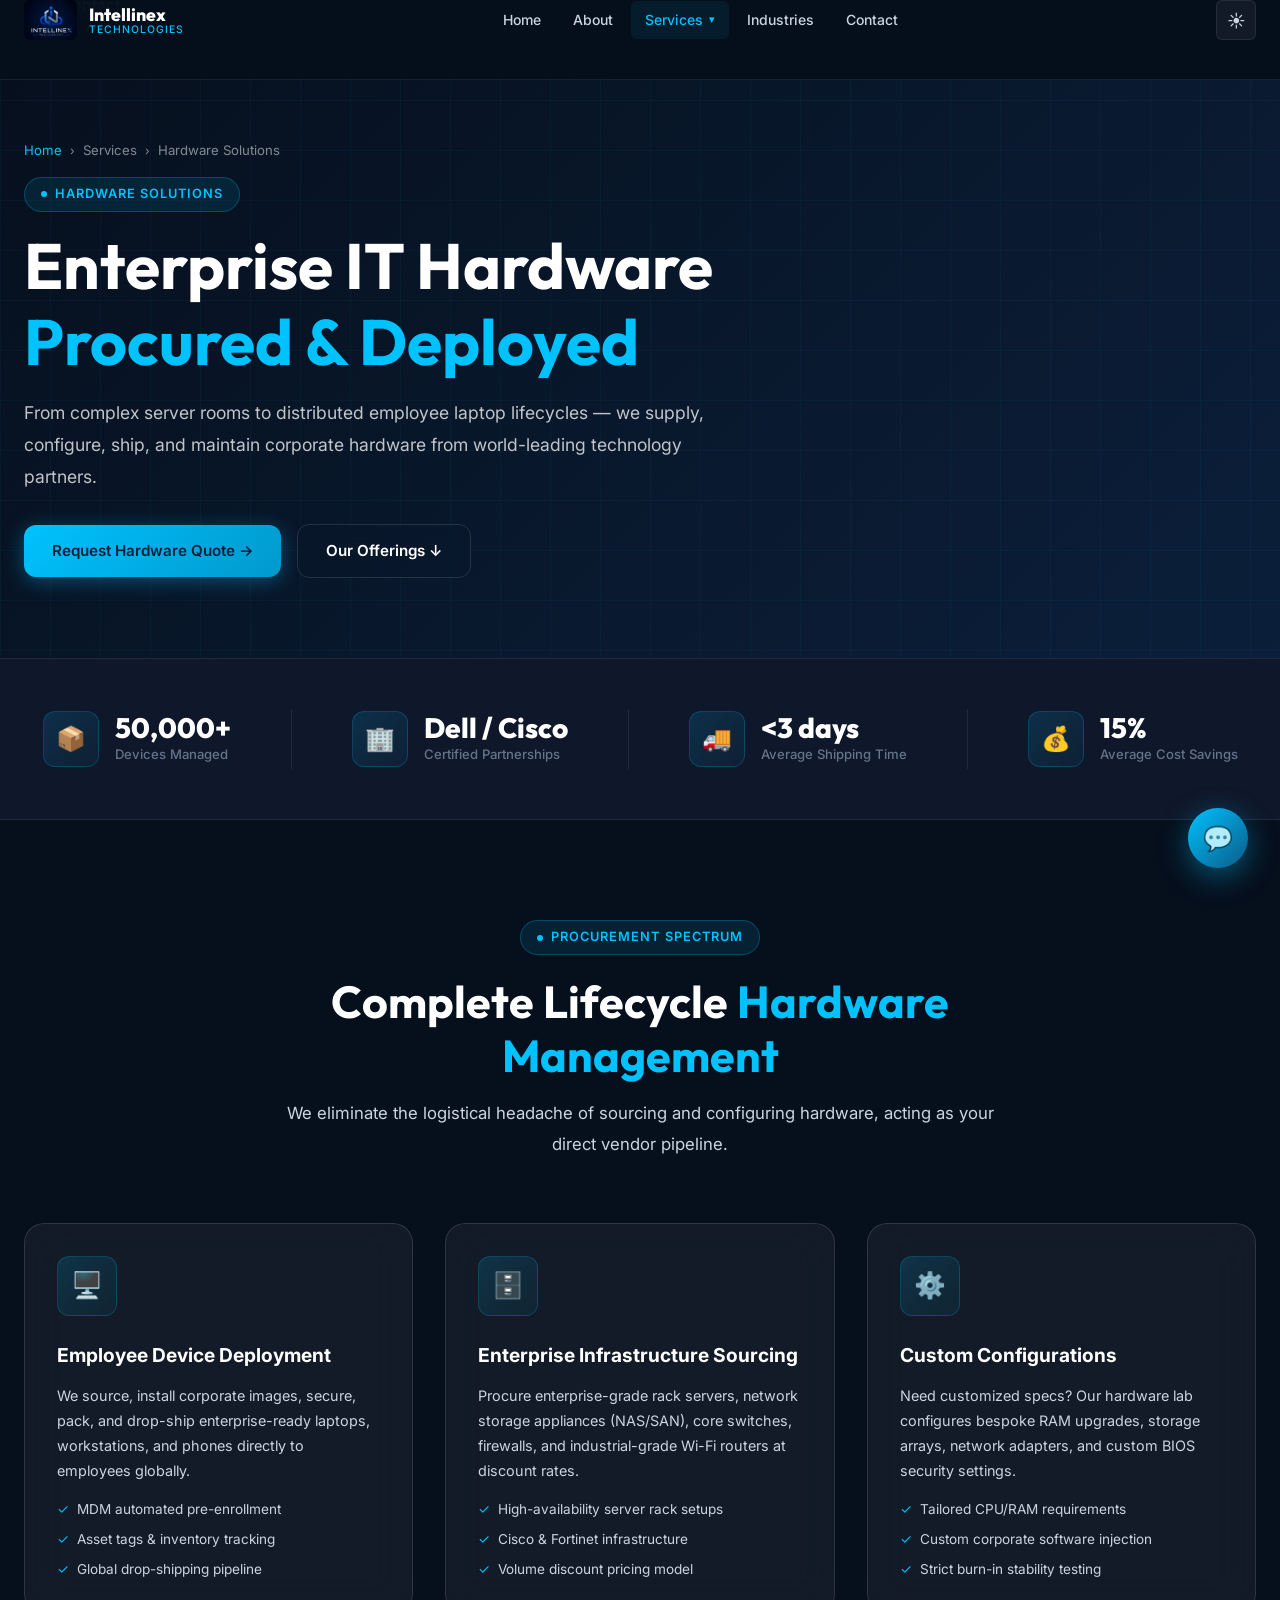
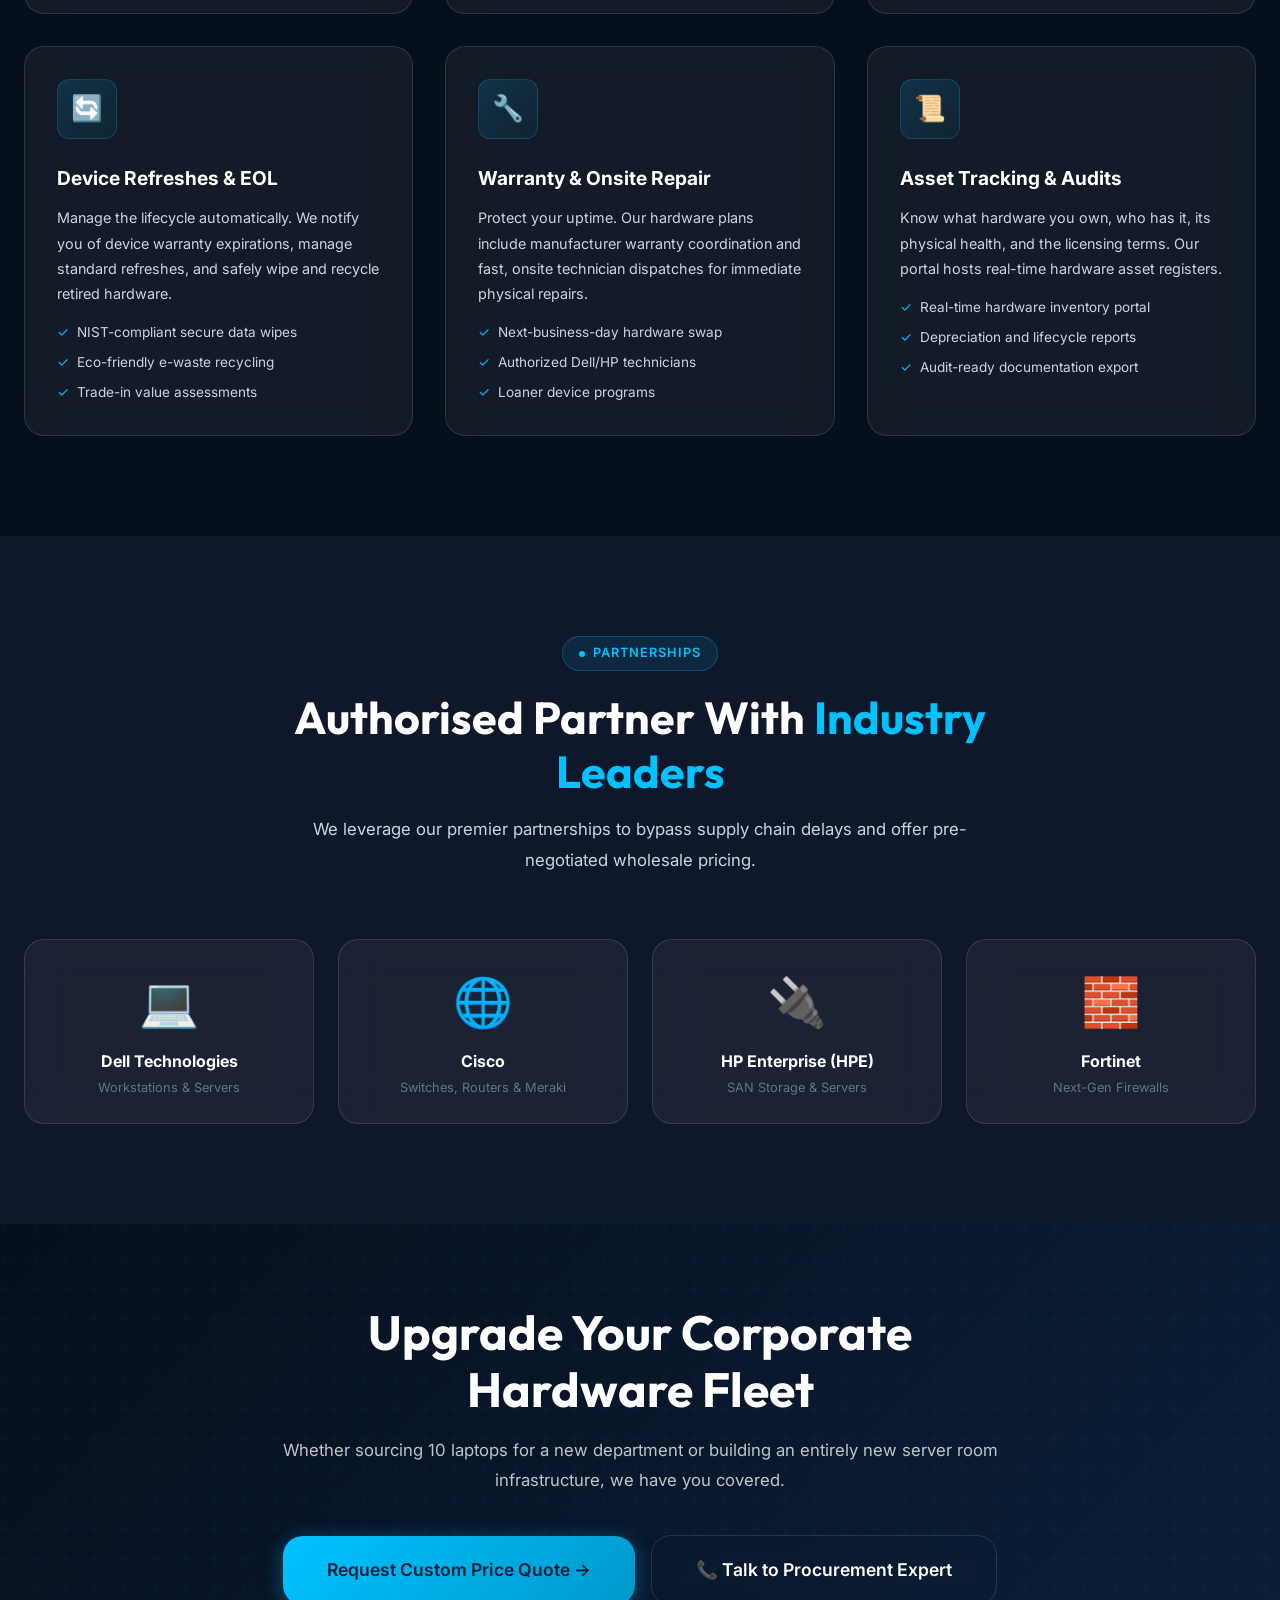
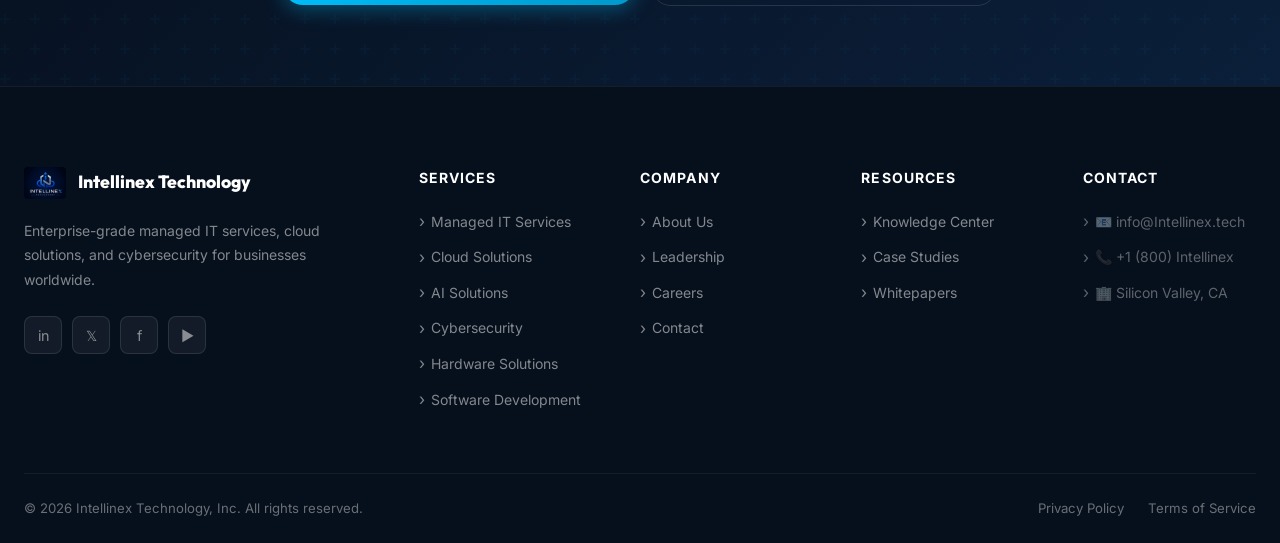
<file: hardware.html>
<!DOCTYPE html>
<html lang="en" data-theme="dark">
<head>
  <meta charset="UTF-8">
  <meta name="viewport" content="width=device-width, initial-scale=1.0">
  <meta name="description" content="Intellinex Hardware Solutions — Enterprise hardware procurement, deployment, lifecycle management, and support. Partners with Dell, HP, Cisco, and Lenovo.">
  <meta name="keywords" content="hardware procurement, server deployment, IT hardware, corporate devices, Cisco networking, Dell servers">
  <title>Hardware Solutions | Intellinex Technology</title>
  <link rel="icon" href="data:image/svg+xml,<svg xmlns='http://www.w3.org/2000/svg' viewBox='0 0 100 100'><rect width='100' height='100' rx='20' fill='%230B1F3A'/><text y='.9em' font-size='80' x='10'>N</text></svg>">
  <link rel="stylesheet" href="css/main.css">
  <script type="application/ld+json">{"@context":"https://schema.org","@type":"Service","name":"Hardware Solutions","provider":{"@type":"Organization","name":"Intellinex Technology"},"description":"Enterprise hardware procurement, server configurations, network deployments and employee device lifecycle management.","serviceType":"Hardware Procurement & Deployment"}</script>
</head>
<body>
<nav class="navbar" id="navbar"><div class="container"><div class="nav-inner">
  <a href="index.html" class="nav-logo"><div class="nav-logo-icon" style="background:none;box-shadow:none;width:auto;height:auto;"><img src="assets/logo.png" alt="Intellinex Logo" style="height:40px;width:auto;border-radius:6px;"></div><div class="nav-logo-text"><span class="nav-logo-name">Intellinex</span><span class="nav-logo-tagline">Technologies</span></div></a>
  <div class="nav-menu">
    <a href="index.html" class="nav-link">Home</a>
    <a href="about.html" class="nav-link">About</a>
    <div class="nav-dropdown-wrapper">
      <a href="#" class="nav-link has-dropdown active">Services</a>
      <div class="nav-dropdown">
        <a href="managed-it.html" class="nav-dropdown-item"><div class="nav-dropdown-item-icon">🖥️</div><div><div style="font-weight:600;color:var(--text-primary);font-size:0.85rem;">Managed IT</div></div></a>
        <a href="cloud-solutions.html" class="nav-dropdown-item"><div class="nav-dropdown-item-icon">☁️</div><div><div style="font-weight:600;color:var(--text-primary);font-size:0.85rem;">Cloud Solutions</div></div></a>
        <a href="ai-solutions.html" class="nav-dropdown-item"><div class="nav-dropdown-item-icon">🤖</div><div><div style="font-weight:600;color:var(--text-primary);font-size:0.85rem;">AI Solutions</div></div></a>
        <a href="cybersecurity.html" class="nav-dropdown-item"><div class="nav-dropdown-item-icon">🔒</div><div><div style="font-weight:600;color:var(--text-primary);font-size:0.85rem;">Cybersecurity</div></div></a>
        <a href="hardware.html" class="nav-dropdown-item"><div class="nav-dropdown-item-icon">🔧</div><div><div style="font-weight:600;color:var(--text-primary);font-size:0.85rem;">Hardware</div></div></a>
        <a href="software-development.html" class="nav-dropdown-item"><div class="nav-dropdown-item-icon">💻</div><div><div style="font-weight:600;color:var(--text-primary);font-size:0.85rem;">Software Dev</div></div></a>
      </div>
    </div>
    <a href="index.html#industries" class="nav-link">Industries</a>
    <a href="contact.html" class="nav-link">Contact</a>
  </div>
  <div class="nav-actions">
    <button class="theme-toggle" aria-label="Toggle theme"><span class="theme-icon">☀️</span></button>
    <a href="contact.html" class="btn btn-primary btn-sm nav-cta">Get Free Consultation</a>
    <button class="hamburger" id="hamburger"><span></span><span></span><span></span></button>
  </div>
</div></div></nav>
<div class="mobile-menu" id="mobile-menu">
  <a href="index.html" class="mobile-menu-link">🏠 Home</a>
  <a href="about.html" class="mobile-menu-link">🏢 About Us</a>
  <div class="mobile-menu-link has-sub" style="cursor:pointer">⚡ Services <span class="sub-arrow" style="transition:transform 0.3s">▾</span></div>
  <div class="mobile-menu-sub">
    <a href="managed-it.html" class="mobile-menu-sub-link">🖥️ Managed IT Services</a>
    <a href="cloud-solutions.html" class="mobile-menu-sub-link">☁️ Cloud Solutions</a>
    <a href="ai-solutions.html" class="mobile-menu-sub-link">🤖 AI Solutions</a>
    <a href="cybersecurity.html" class="mobile-menu-sub-link">🔒 Cybersecurity</a>
    <a href="hardware.html" class="mobile-menu-sub-link">🔧 Hardware Solutions</a>
    <a href="software-development.html" class="mobile-menu-sub-link">💻 Software Development</a>
  </div>
  <a href="contact.html" class="mobile-menu-link">📬 Contact</a>
</div>

<!-- PAGE HERO -->
<section class="page-hero">
  <div class="container">
    <div class="page-hero-content">
      <div class="breadcrumb"><a href="index.html">Home</a><span class="breadcrumb-sep">›</span><span>Services</span><span class="breadcrumb-sep">›</span><span>Hardware Solutions</span></div>
      <div class="section-tag" style="margin-bottom:16px;">Hardware solutions</div>
      <h1 class="page-hero-title">Enterprise IT Hardware <span style="color:var(--cyan)">Procured & Deployed</span></h1>
      <p class="page-hero-desc">From complex server rooms to distributed employee laptop lifecycles — we supply, configure, ship, and maintain corporate hardware from world-leading technology partners.</p>
      <div class="btn-group">
        <a href="contact.html" class="btn btn-primary">Request Hardware Quote →</a>
        <a href="#hardware-details" class="btn btn-outline">Our Offerings ↓</a>
      </div>
    </div>
  </div>
</section>

<!-- TRUST METRICS -->
<section class="trust-bar">
  <div class="container">
    <div class="trust-items">
      <div class="trust-item reveal"><div class="trust-item-icon">📦</div><div><div class="trust-item-value">50,000+</div><div class="trust-item-label">Devices Managed</div></div></div>
      <div class="trust-divider"></div>
      <div class="trust-item reveal reveal-delay-1"><div class="trust-item-icon">🏢</div><div><div class="trust-item-value">Dell / Cisco</div><div class="trust-item-label">Certified Partnerships</div></div></div>
      <div class="trust-divider"></div>
      <div class="trust-item reveal reveal-delay-2"><div class="trust-item-icon">🚚</div><div><div class="trust-item-value">&lt;3 days</div><div class="trust-item-label">Average Shipping Time</div></div></div>
      <div class="trust-divider"></div>
      <div class="trust-item reveal reveal-delay-3"><div class="trust-item-icon">💰</div><div><div class="trust-item-value">15%</div><div class="trust-item-label">Average Cost Savings</div></div></div>
    </div>
  </div>
</section>

<!-- SERVICES DETAIL -->
<section class="section" id="hardware-details" style="background:var(--bg)">
  <div class="container">
    <div class="section-header reveal">
      <div class="section-tag">Procurement Spectrum</div>
      <h2 class="section-title">Complete Lifecycle <span class="text-cyan">Hardware Management</span></h2>
      <p class="section-desc">We eliminate the logistical headache of sourcing and configuring hardware, acting as your direct vendor pipeline.</p>
    </div>
    <div class="grid grid-3">
      <div class="card card-glass reveal reveal-delay-1">
        <div class="card-icon">🖥️</div>
        <div class="card-title">Employee Device Deployment</div>
        <p class="card-desc">We source, install corporate images, secure, pack, and drop-ship enterprise-ready laptops, workstations, and phones directly to employees globally.</p>
        <ul style="margin-top:16px;display:flex;flex-direction:column;gap:8px">
          <li style="display:flex;gap:8px;font-size:0.85rem;color:var(--text-secondary)"><span style="color:var(--cyan)">✓</span>MDM automated pre-enrollment</li>
          <li style="display:flex;gap:8px;font-size:0.85rem;color:var(--text-secondary)"><span style="color:var(--cyan)">✓</span>Asset tags & inventory tracking</li>
          <li style="display:flex;gap:8px;font-size:0.85rem;color:var(--text-secondary)"><span style="color:var(--cyan)">✓</span>Global drop-shipping pipeline</li>
        </ul>
      </div>
      <div class="card card-glass reveal reveal-delay-2">
        <div class="card-icon">🗄️</div>
        <div class="card-title">Enterprise Infrastructure Sourcing</div>
        <p class="card-desc">Procure enterprise-grade rack servers, network storage appliances (NAS/SAN), core switches, firewalls, and industrial-grade Wi-Fi routers at discount rates.</p>
        <ul style="margin-top:16px;display:flex;flex-direction:column;gap:8px">
          <li style="display:flex;gap:8px;font-size:0.85rem;color:var(--text-secondary)"><span style="color:var(--cyan)">✓</span>High-availability server rack setups</li>
          <li style="display:flex;gap:8px;font-size:0.85rem;color:var(--text-secondary)"><span style="color:var(--cyan)">✓</span>Cisco & Fortinet infrastructure</li>
          <li style="display:flex;gap:8px;font-size:0.85rem;color:var(--text-secondary)"><span style="color:var(--cyan)">✓</span>Volume discount pricing model</li>
        </ul>
      </div>
      <div class="card card-glass reveal reveal-delay-3">
        <div class="card-icon">⚙️</div>
        <div class="card-title">Custom Configurations</div>
        <p class="card-desc">Need customized specs? Our hardware lab configures bespoke RAM upgrades, storage arrays, network adapters, and custom BIOS security settings.</p>
        <ul style="margin-top:16px;display:flex;flex-direction:column;gap:8px">
          <li style="display:flex;gap:8px;font-size:0.85rem;color:var(--text-secondary)"><span style="color:var(--cyan)">✓</span>Tailored CPU/RAM requirements</li>
          <li style="display:flex;gap:8px;font-size:0.85rem;color:var(--text-secondary)"><span style="color:var(--cyan)">✓</span>Custom corporate software injection</li>
          <li style="display:flex;gap:8px;font-size:0.85rem;color:var(--text-secondary)"><span style="color:var(--cyan)">✓</span>Strict burn-in stability testing</li>
        </ul>
      </div>
      <div class="card card-glass reveal reveal-delay-1">
        <div class="card-icon">🔄</div>
        <div class="card-title">Device Refreshes & EOL</div>
        <p class="card-desc">Manage the lifecycle automatically. We notify you of device warranty expirations, manage standard refreshes, and safely wipe and recycle retired hardware.</p>
        <ul style="margin-top:16px;display:flex;flex-direction:column;gap:8px">
          <li style="display:flex;gap:8px;font-size:0.85rem;color:var(--text-secondary)"><span style="color:var(--cyan)">✓</span>NIST-compliant secure data wipes</li>
          <li style="display:flex;gap:8px;font-size:0.85rem;color:var(--text-secondary)"><span style="color:var(--cyan)">✓</span>Eco-friendly e-waste recycling</li>
          <li style="display:flex;gap:8px;font-size:0.85rem;color:var(--text-secondary)"><span style="color:var(--cyan)">✓</span>Trade-in value assessments</li>
        </ul>
      </div>
      <div class="card card-glass reveal reveal-delay-2">
        <div class="card-icon">🔧</div>
        <div class="card-title">Warranty & Onsite Repair</div>
        <p class="card-desc">Protect your uptime. Our hardware plans include manufacturer warranty coordination and fast, onsite technician dispatches for immediate physical repairs.</p>
        <ul style="margin-top:16px;display:flex;flex-direction:column;gap:8px">
          <li style="display:flex;gap:8px;font-size:0.85rem;color:var(--text-secondary)"><span style="color:var(--cyan)">✓</span>Next-business-day hardware swap</li>
          <li style="display:flex;gap:8px;font-size:0.85rem;color:var(--text-secondary)"><span style="color:var(--cyan)">✓</span>Authorized Dell/HP technicians</li>
          <li style="display:flex;gap:8px;font-size:0.85rem;color:var(--text-secondary)"><span style="color:var(--cyan)">✓</span>Loaner device programs</li>
        </ul>
      </div>
      <div class="card card-glass reveal reveal-delay-3">
        <div class="card-icon">📜</div>
        <div class="card-title">Asset Tracking & Audits</div>
        <p class="card-desc">Know what hardware you own, who has it, its physical health, and the licensing terms. Our portal hosts real-time hardware asset registers.</p>
        <ul style="margin-top:16px;display:flex;flex-direction:column;gap:8px">
          <li style="display:flex;gap:8px;font-size:0.85rem;color:var(--text-secondary)"><span style="color:var(--cyan)">✓</span>Real-time hardware inventory portal</li>
          <li style="display:flex;gap:8px;font-size:0.85rem;color:var(--text-secondary)"><span style="color:var(--cyan)">✓</span>Depreciation and lifecycle reports</li>
          <li style="display:flex;gap:8px;font-size:0.85rem;color:var(--text-secondary)"><span style="color:var(--cyan)">✓</span>Audit-ready documentation export</li>
        </ul>
      </div>
    </div>
  </div>
</section>

<!-- HARDWARE PARTNERS -->
<section class="section" style="background:var(--bg-secondary)">
  <div class="container">
    <div class="section-header reveal">
      <div class="section-tag">Partnerships</div>
      <h2 class="section-title">Authorised Partner With <span class="text-cyan">Industry Leaders</span></h2>
      <p class="section-desc">We leverage our premier partnerships to bypass supply chain delays and offer pre-negotiated wholesale pricing.</p>
    </div>
    <div class="grid grid-4" style="gap:24px">
      <div class="card card-glass reveal reveal-delay-1" style="text-align:center;padding:24px">
        <div style="font-size:3rem;margin-bottom:8px">💻</div>
        <div style="font-weight:700;color:var(--text-primary)">Dell Technologies</div>
        <div style="font-size:0.8rem;color:var(--text-muted);margin-top:4px">Workstations & Servers</div>
      </div>
      <div class="card card-glass reveal reveal-delay-2" style="text-align:center;padding:24px">
        <div style="font-size:3rem;margin-bottom:8px">🌐</div>
        <div style="font-weight:700;color:var(--text-primary)">Cisco</div>
        <div style="font-size:0.8rem;color:var(--text-muted);margin-top:4px">Switches, Routers & Meraki</div>
      </div>
      <div class="card card-glass reveal reveal-delay-3" style="text-align:center;padding:24px">
        <div style="font-size:3rem;margin-bottom:8px">🔌</div>
        <div style="font-weight:700;color:var(--text-primary)">HP Enterprise (HPE)</div>
        <div style="font-size:0.8rem;color:var(--text-muted);margin-top:4px">SAN Storage & Servers</div>
      </div>
      <div class="card card-glass reveal reveal-delay-4" style="text-align:center;padding:24px">
        <div style="font-size:3rem;margin-bottom:8px">🧱</div>
        <div style="font-weight:700;color:var(--text-primary)">Fortinet</div>
        <div style="font-size:0.8rem;color:var(--text-muted);margin-top:4px">Next-Gen Firewalls</div>
      </div>
    </div>
  </div>
</section>

<!-- CTA -->
<section class="cta-section">
  <div class="container"><div class="cta-content reveal">
    <h2 class="cta-title">Upgrade Your Corporate Hardware Fleet</h2>
    <p class="cta-desc">Whether sourcing 10 laptops for a new department or building an entirely new server room infrastructure, we have you covered.</p>
    <div class="btn-group" style="justify-content:center">
      <a href="contact.html" class="btn btn-primary btn-xl">Request Custom Price Quote →</a>
      <a href="tel:+18009329274" class="btn btn-outline btn-xl">📞 Talk to Procurement Expert</a>
    </div>
  </div></div>
</section>

<!-- FOOTER -->
<footer class="footer"><div class="container">
  <div class="footer-grid">
    <div class="footer-brand">
      <div class="footer-logo"><div class="footer-logo-icon" style="background:none;box-shadow:none;width:auto;height:auto;"><img src="assets/logo.png" alt="Intellinex Logo" style="height:32px;width:auto;border-radius:4px;"></div><span class="footer-logo-name">Intellinex Technology</span></div>
      <p class="footer-desc">Enterprise-grade managed IT services, cloud solutions, and cybersecurity for businesses worldwide.</p>
      <div class="footer-socials"><a href="#" class="footer-social">in</a><a href="#" class="footer-social">𝕏</a><a href="#" class="footer-social">f</a><a href="#" class="footer-social">▶</a></div>
    </div>
    <div><div class="footer-col-title">Services</div><div class="footer-links"><a href="managed-it.html" class="footer-link">Managed IT Services</a><a href="cloud-solutions.html" class="footer-link">Cloud Solutions</a><a href="ai-solutions.html" class="footer-link">AI Solutions</a><a href="cybersecurity.html" class="footer-link">Cybersecurity</a><a href="hardware.html" class="footer-link">Hardware Solutions</a><a href="software-development.html" class="footer-link">Software Development</a></div></div>
    <div><div class="footer-col-title">Company</div><div class="footer-links"><a href="about.html" class="footer-link">About Us</a><a href="about.html#team" class="footer-link">Leadership</a><a href="#" class="footer-link">Careers</a><a href="contact.html" class="footer-link">Contact</a></div></div>
    <div><div class="footer-col-title">Resources</div><div class="footer-links"><a href="#" class="footer-link">Knowledge Center</a><a href="#" class="footer-link">Case Studies</a><a href="#" class="footer-link">Whitepapers</a></div></div>
    <div><div class="footer-col-title">Contact</div><div class="footer-links"><div class="footer-link" style="cursor:default;opacity:0.7">📧 info@Intellinex.tech</div><div class="footer-link" style="cursor:default;opacity:0.7">📞 +1 (800) Intellinex</div><div class="footer-link" style="cursor:default;opacity:0.7">🏢 Silicon Valley, CA</div></div></div>
  </div>
  <div class="footer-bottom"><div class="footer-copyright">© 2026 Intellinex Technology, Inc. All rights reserved.</div><div class="footer-legal"><a href="#" class="footer-legal-link">Privacy Policy</a><a href="#" class="footer-legal-link">Terms of Service</a></div></div>
</div></footer>

<div class="chat-widget"><div class="chat-panel" id="chat-panel"><div class="chat-header"><div class="chat-avatar">🤖</div><div><div class="chat-header-name">Intellinex AI</div><div class="chat-header-status"><span class="chat-status-dot"></span>Online</div></div><button class="chat-close" id="chat-close">✕</button></div><div class="chat-messages" id="chat-messages"><div class="chat-msg bot"><div class="chat-msg-avatar bot">🤖</div><div class="chat-bubble bot">👋 Hi! Ask me about hardware pricing, corporate laptop rollouts, or brand certifications!</div></div></div><div class="chat-quick-replies"><button class="quick-reply">Request fleet price</button><button class="quick-reply">Partner brands</button><button class="quick-reply">Workstation specs</button></div><div class="chat-input-area"><input type="text" class="chat-input" id="chat-input" placeholder="Type a message..."><button class="chat-send" id="chat-send">→</button></div></div><button class="chat-btn" id="chat-toggle"><div class="chat-btn-pulse"></div><span>💬</span><div class="chat-badge" style="display:none">1</div></button></div>
<button class="scroll-top" id="scroll-top">↑</button>
<script src="js/main.js"></script>
</body>
</html>
</file>
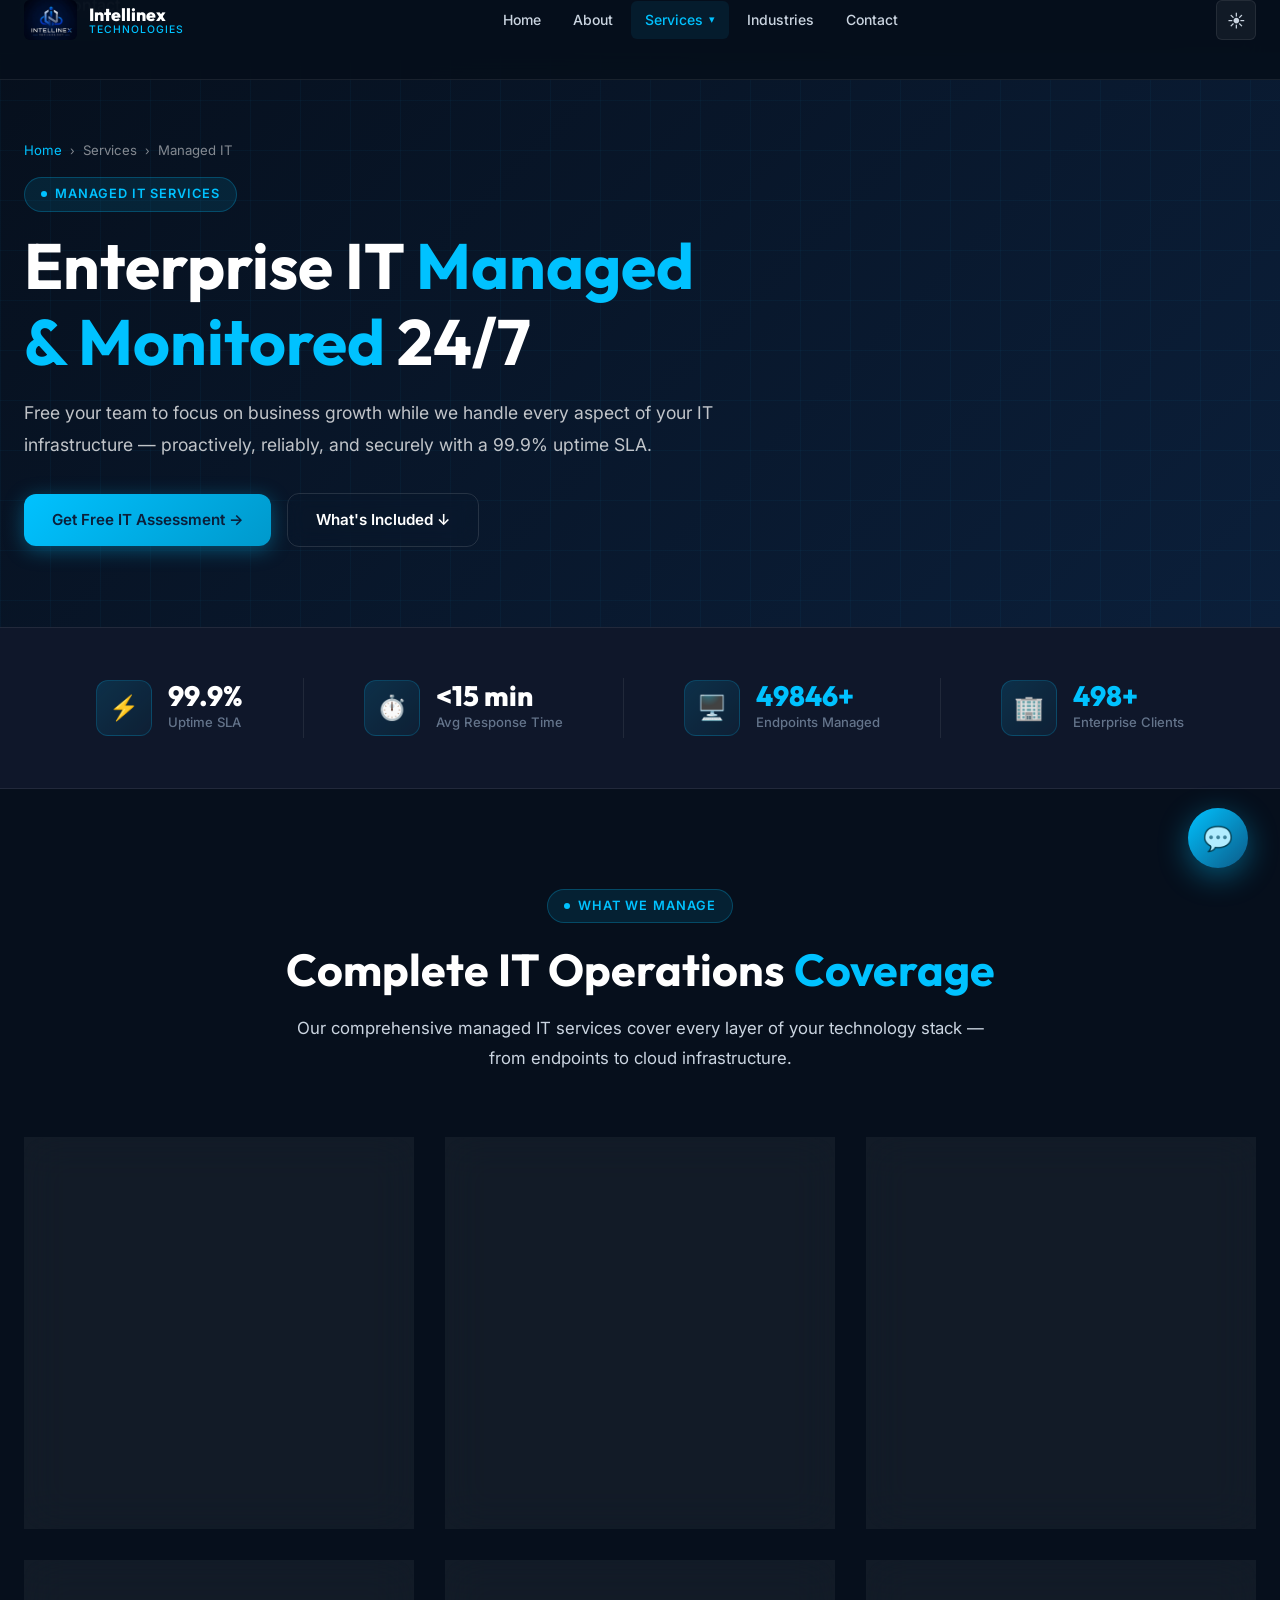
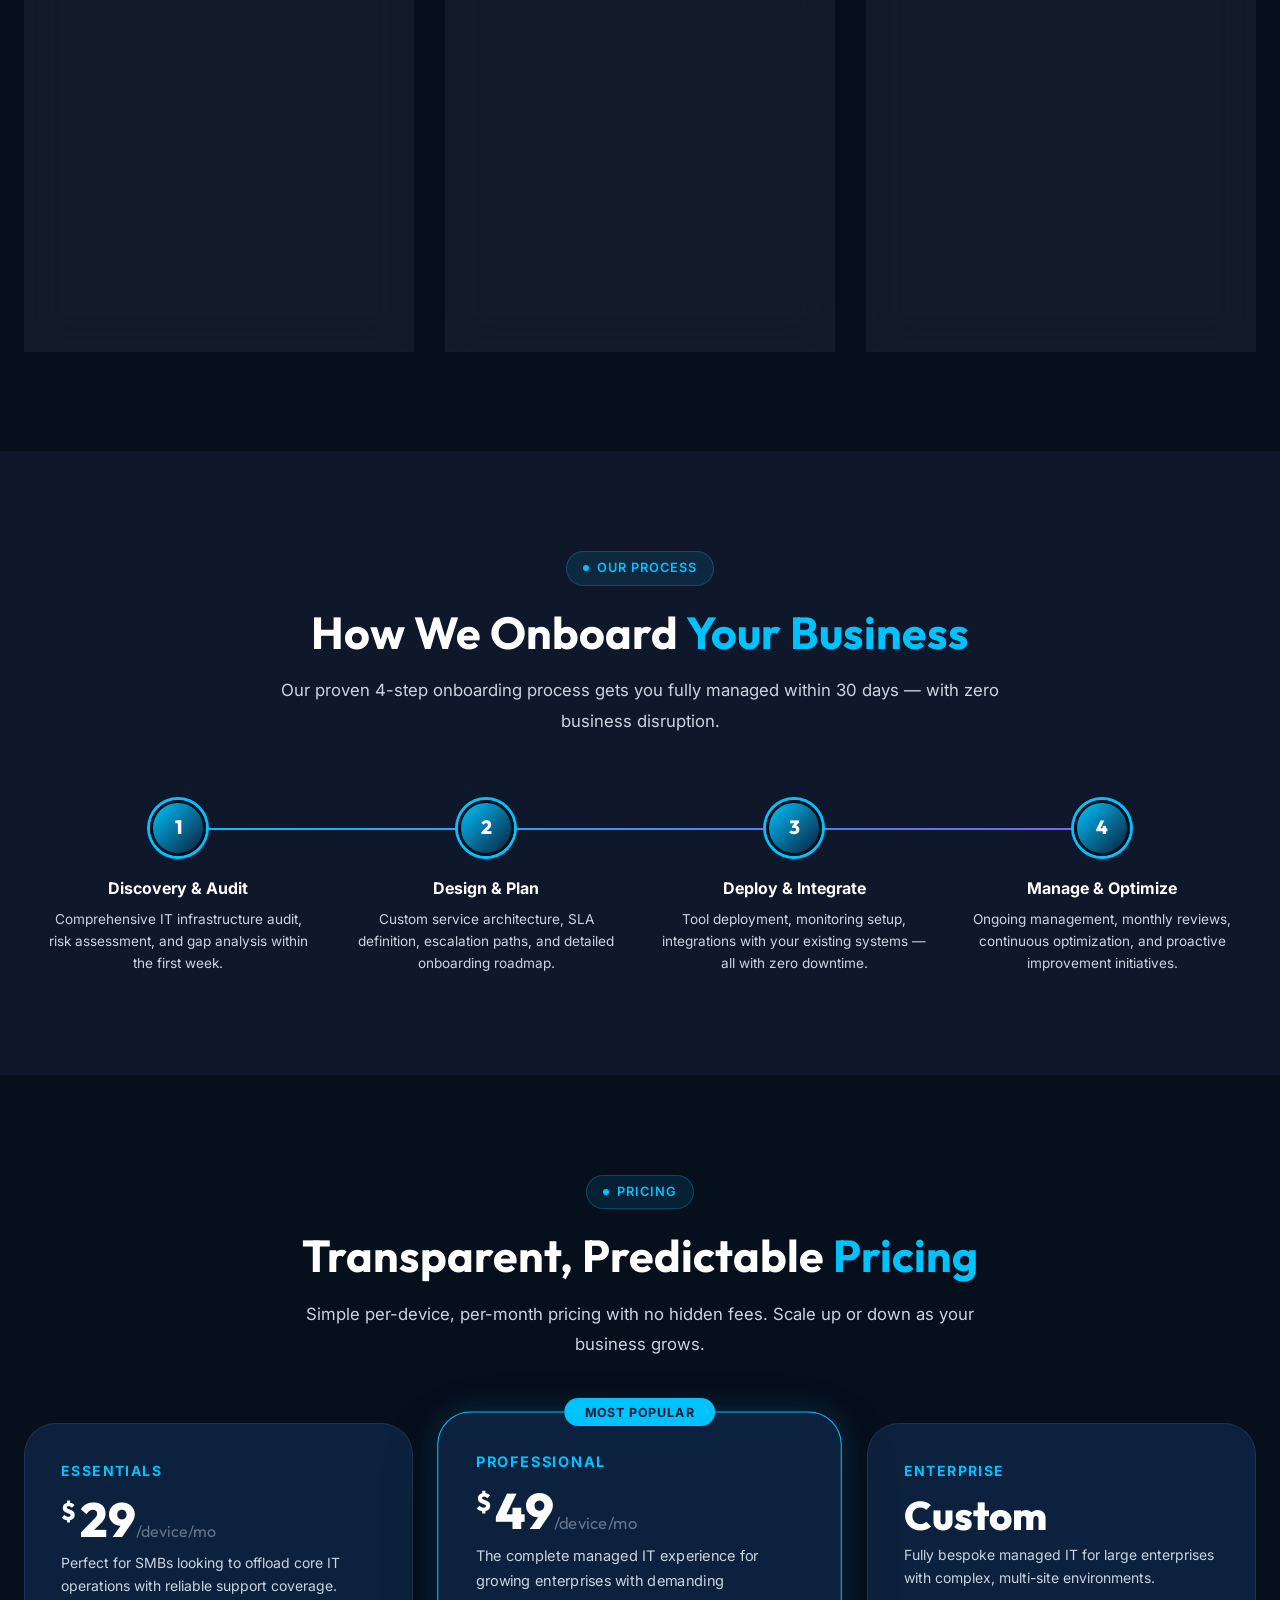
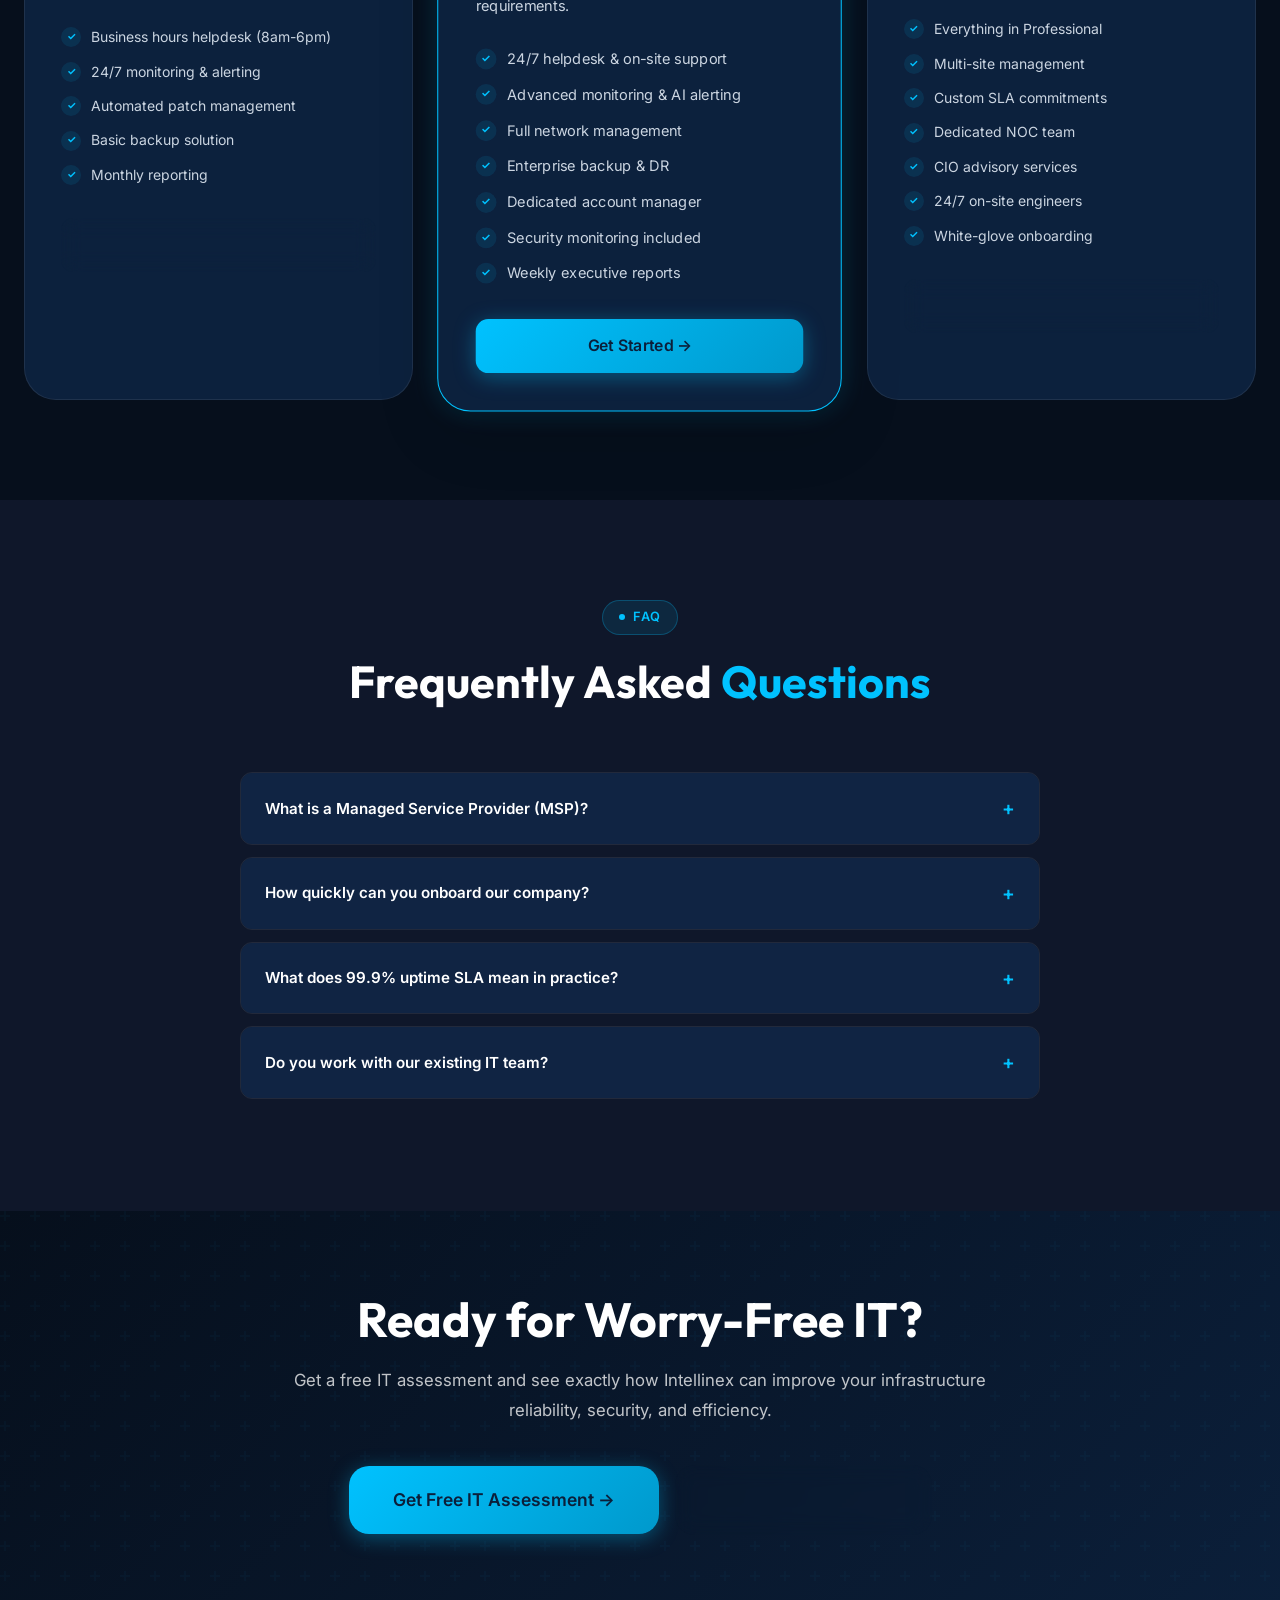
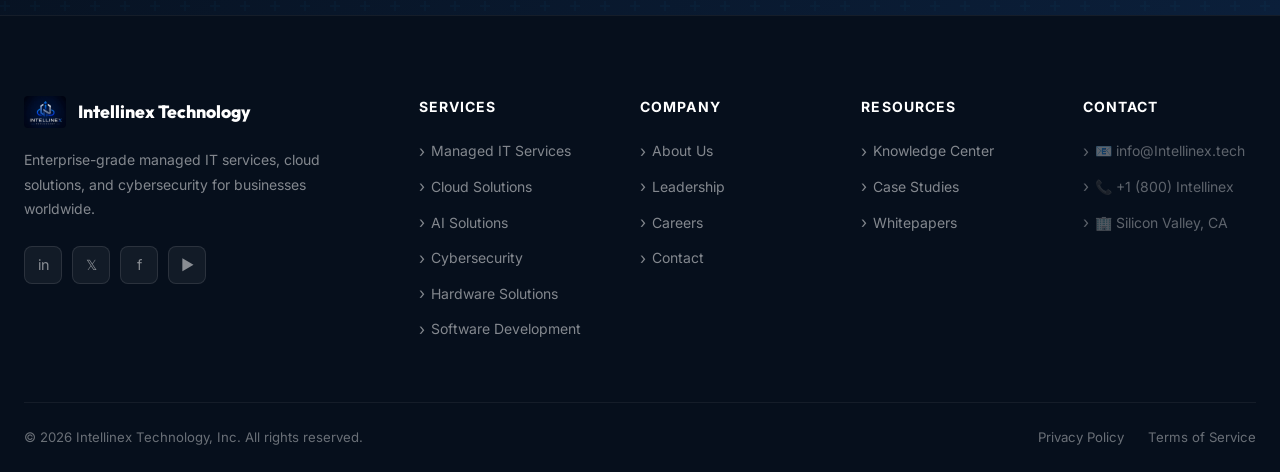
<file: managed-it.html>
<!DOCTYPE html>
<html lang="en" data-theme="dark">
<head>
  <meta charset="UTF-8">
  <meta name="viewport" content="width=device-width, initial-scale=1.0">
  <meta name="description" content="Intellinex Managed IT Services — 24/7 proactive monitoring, helpdesk support, network management, and complete IT operations with 99.9% uptime SLA guarantee.">
  <meta name="keywords" content="managed IT services, MSP, IT support, 24/7 monitoring, helpdesk, network management, IT outsourcing">
  <title>Managed IT Services | Intellinex Technology</title>
  <link rel="icon" href="data:image/svg+xml,<svg xmlns='http://www.w3.org/2000/svg' viewBox='0 0 100 100'><rect width='100' height='100' rx='20' fill='%230B1F3A'/><text y='.9em' font-size='80' x='10'>N</text></svg>">
  <link rel="stylesheet" href="css/main.css">
  <script type="application/ld+json">{"@context":"https://schema.org","@type":"Service","name":"Managed IT Services","provider":{"@type":"Organization","name":"Intellinex Technology"},"description":"24/7 proactive IT monitoring, helpdesk support, network management and complete IT operations management.","serviceType":"Managed IT Services"}</script>
</head>
<body>
<nav class="navbar" id="navbar"><div class="container"><div class="nav-inner">
  <a href="index.html" class="nav-logo"><div class="nav-logo-icon" style="background:none;box-shadow:none;width:auto;height:auto;"><img src="assets/logo.png" alt="Intellinex Logo" style="height:40px;width:auto;border-radius:6px;"></div><div class="nav-logo-text"><span class="nav-logo-name">Intellinex</span><span class="nav-logo-tagline">Technologies</span></div></a>
  <div class="nav-menu">
    <a href="index.html" class="nav-link">Home</a>
    <a href="about.html" class="nav-link">About</a>
    <div class="nav-dropdown-wrapper">
      <a href="#" class="nav-link has-dropdown active">Services</a>
      <div class="nav-dropdown">
        <a href="managed-it.html" class="nav-dropdown-item"><div class="nav-dropdown-item-icon">🖥️</div><div><div style="font-weight:600;color:var(--text-primary);font-size:0.85rem;">Managed IT</div></div></a>
        <a href="cloud-solutions.html" class="nav-dropdown-item"><div class="nav-dropdown-item-icon">☁️</div><div><div style="font-weight:600;color:var(--text-primary);font-size:0.85rem;">Cloud Solutions</div></div></a>
        <a href="ai-solutions.html" class="nav-dropdown-item"><div class="nav-dropdown-item-icon">🤖</div><div><div style="font-weight:600;color:var(--text-primary);font-size:0.85rem;">AI Solutions</div></div></a>
        <a href="cybersecurity.html" class="nav-dropdown-item"><div class="nav-dropdown-item-icon">🔒</div><div><div style="font-weight:600;color:var(--text-primary);font-size:0.85rem;">Cybersecurity</div></div></a>
        <a href="hardware.html" class="nav-dropdown-item"><div class="nav-dropdown-item-icon">🔧</div><div><div style="font-weight:600;color:var(--text-primary);font-size:0.85rem;">Hardware</div></div></a>
        <a href="software-development.html" class="nav-dropdown-item"><div class="nav-dropdown-item-icon">💻</div><div><div style="font-weight:600;color:var(--text-primary);font-size:0.85rem;">Software Dev</div></div></a>
      </div>
    </div>
    <a href="index.html#industries" class="nav-link">Industries</a>
    <a href="contact.html" class="nav-link">Contact</a>
  </div>
  <div class="nav-actions">
    <button class="theme-toggle" aria-label="Toggle theme"><span class="theme-icon">☀️</span></button>
    <a href="contact.html" class="btn btn-primary btn-sm nav-cta">Get Free Consultation</a>
    <button class="hamburger" id="hamburger"><span></span><span></span><span></span></button>
  </div>
</div></div></nav>
<div class="mobile-menu" id="mobile-menu">
  <a href="index.html" class="mobile-menu-link">🏠 Home</a>
  <a href="about.html" class="mobile-menu-link">🏢 About Us</a>
  <div class="mobile-menu-link has-sub" style="cursor:pointer">⚡ Services <span class="sub-arrow" style="transition:transform 0.3s">▾</span></div>
  <div class="mobile-menu-sub">
    <a href="managed-it.html" class="mobile-menu-sub-link">🖥️ Managed IT Services</a>
    <a href="cloud-solutions.html" class="mobile-menu-sub-link">☁️ Cloud Solutions</a>
    <a href="ai-solutions.html" class="mobile-menu-sub-link">🤖 AI Solutions</a>
    <a href="cybersecurity.html" class="mobile-menu-sub-link">🔒 Cybersecurity</a>
    <a href="hardware.html" class="mobile-menu-sub-link">🔧 Hardware Solutions</a>
    <a href="software-development.html" class="mobile-menu-sub-link">💻 Software Development</a>
  </div>
  <a href="contact.html" class="mobile-menu-link">📬 Contact</a>
</div>

<!-- PAGE HERO -->
<section class="page-hero">
  <div class="container">
    <div class="page-hero-content">
      <div class="breadcrumb"><a href="index.html">Home</a><span class="breadcrumb-sep">›</span><span>Services</span><span class="breadcrumb-sep">›</span><span>Managed IT</span></div>
      <div class="section-tag" style="margin-bottom:16px;">Managed IT Services</div>
      <h1 class="page-hero-title">Enterprise IT <span style="color:var(--cyan)">Managed & Monitored</span> 24/7</h1>
      <p class="page-hero-desc">Free your team to focus on business growth while we handle every aspect of your IT infrastructure — proactively, reliably, and securely with a 99.9% uptime SLA.</p>
      <div class="btn-group">
        <a href="contact.html" class="btn btn-primary">Get Free IT Assessment →</a>
        <a href="#services-detail" class="btn btn-outline">What's Included ↓</a>
      </div>
    </div>
  </div>
</section>

<!-- TRUST METRICS -->
<section class="trust-bar">
  <div class="container">
    <div class="trust-items">
      <div class="trust-item reveal"><div class="trust-item-icon">⚡</div><div><div class="trust-item-value">99.9%</div><div class="trust-item-label">Uptime SLA</div></div></div>
      <div class="trust-divider"></div>
      <div class="trust-item reveal reveal-delay-1"><div class="trust-item-icon">⏱️</div><div><div class="trust-item-value">&lt;15 min</div><div class="trust-item-label">Avg Response Time</div></div></div>
      <div class="trust-divider"></div>
      <div class="trust-item reveal reveal-delay-2"><div class="trust-item-icon">🖥️</div><div><div class="trust-item-value"><span class="counter" data-target="50000" data-suffix="+">50,000+</span></div><div class="trust-item-label">Endpoints Managed</div></div></div>
      <div class="trust-divider"></div>
      <div class="trust-item reveal reveal-delay-3"><div class="trust-item-icon">🏢</div><div><div class="trust-item-value"><span class="counter" data-target="500" data-suffix="+">500+</span></div><div class="trust-item-label">Enterprise Clients</div></div></div>
    </div>
  </div>
</section>

<!-- SERVICES DETAIL -->
<section class="section" id="services-detail" style="background:var(--bg)">
  <div class="container">
    <div class="section-header reveal">
      <div class="section-tag">What We Manage</div>
      <h2 class="section-title">Complete IT Operations <span class="text-cyan">Coverage</span></h2>
      <p class="section-desc">Our comprehensive managed IT services cover every layer of your technology stack — from endpoints to cloud infrastructure.</p>
    </div>
    <div class="grid grid-3">
      <div class="card card-glass reveal reveal-delay-1">
        <div class="card-icon">📡</div>
        <div class="card-title">24/7 Proactive Monitoring</div>
        <p class="card-desc">Real-time monitoring of servers, networks, applications, and endpoints using AI-powered tools that detect and resolve issues before they impact users.</p>
        <ul style="margin-top:16px;display:flex;flex-direction:column;gap:8px">
          <li style="display:flex;gap:8px;font-size:0.85rem;color:var(--text-secondary)"><span style="color:var(--cyan)">✓</span>Infrastructure health dashboards</li>
          <li style="display:flex;gap:8px;font-size:0.85rem;color:var(--text-secondary)"><span style="color:var(--cyan)">✓</span>Automated alerting & escalation</li>
          <li style="display:flex;gap:8px;font-size:0.85rem;color:var(--text-secondary)"><span style="color:var(--cyan)">✓</span>Predictive failure detection</li>
        </ul>
      </div>
      <div class="card card-glass reveal reveal-delay-2">
        <div class="card-icon">🎧</div>
        <div class="card-title">Helpdesk Support</div>
        <p class="card-desc">Unlimited helpdesk tickets with guaranteed SLA response times. Tier 1, 2, and 3 support engineers available 24/7 via phone, email, and chat.</p>
        <ul style="margin-top:16px;display:flex;flex-direction:column;gap:8px">
          <li style="display:flex;gap:8px;font-size:0.85rem;color:var(--text-secondary)"><span style="color:var(--cyan)">✓</span>Multi-channel support (phone/chat/email)</li>
          <li style="display:flex;gap:8px;font-size:0.85rem;color:var(--text-secondary)"><span style="color:var(--cyan)">✓</span>Remote & on-site support</li>
          <li style="display:flex;gap:8px;font-size:0.85rem;color:var(--text-secondary)"><span style="color:var(--cyan)">✓</span>Dedicated account engineer</li>
        </ul>
      </div>
      <div class="card card-glass reveal reveal-delay-3">
        <div class="card-icon">🌐</div>
        <div class="card-title">Network Management</div>
        <p class="card-desc">Complete management of your LAN, WAN, SD-WAN, firewalls, and VPNs. Includes traffic optimization, bandwidth management, and security hardening.</p>
        <ul style="margin-top:16px;display:flex;flex-direction:column;gap:8px">
          <li style="display:flex;gap:8px;font-size:0.85rem;color:var(--text-secondary)"><span style="color:var(--cyan)">✓</span>SD-WAN & MPLS management</li>
          <li style="display:flex;gap:8px;font-size:0.85rem;color:var(--text-secondary)"><span style="color:var(--cyan)">✓</span>Firewall & VPN administration</li>
          <li style="display:flex;gap:8px;font-size:0.85rem;color:var(--text-secondary)"><span style="color:var(--cyan)">✓</span>Traffic analysis & optimization</li>
        </ul>
      </div>
      <div class="card card-glass reveal reveal-delay-1">
        <div class="card-icon">🔄</div>
        <div class="card-title">Patch Management</div>
        <p class="card-desc">Automated patch management and vulnerability remediation across all OS and third-party applications to keep your systems secure and compliant.</p>
        <ul style="margin-top:16px;display:flex;flex-direction:column;gap:8px">
          <li style="display:flex;gap:8px;font-size:0.85rem;color:var(--text-secondary)"><span style="color:var(--cyan)">✓</span>Automated OS & app patching</li>
          <li style="display:flex;gap:8px;font-size:0.85rem;color:var(--text-secondary)"><span style="color:var(--cyan)">✓</span>Vulnerability scanning</li>
          <li style="display:flex;gap:8px;font-size:0.85rem;color:var(--text-secondary)"><span style="color:var(--cyan)">✓</span>Compliance reporting</li>
        </ul>
      </div>
      <div class="card card-glass reveal reveal-delay-2">
        <div class="card-icon">💾</div>
        <div class="card-title">Backup & Disaster Recovery</div>
        <p class="card-desc">Enterprise-grade backup solutions with automated testing and disaster recovery planning. Guaranteed RTO/RPO to protect your business continuity.</p>
        <ul style="margin-top:16px;display:flex;flex-direction:column;gap:8px">
          <li style="display:flex;gap:8px;font-size:0.85rem;color:var(--text-secondary)"><span style="color:var(--cyan)">✓</span>Automated daily backups</li>
          <li style="display:flex;gap:8px;font-size:0.85rem;color:var(--text-secondary)"><span style="color:var(--cyan)">✓</span>Geo-redundant storage</li>
          <li style="display:flex;gap:8px;font-size:0.85rem;color:var(--text-secondary)"><span style="color:var(--cyan)">✓</span>DR planning & testing</li>
        </ul>
      </div>
      <div class="card card-glass reveal reveal-delay-3">
        <div class="card-icon">📊</div>
        <div class="card-title">Reporting & Analytics</div>
        <p class="card-desc">Monthly executive reports, real-time dashboards, and strategic IT roadmap planning to keep leadership informed and aligned with business goals.</p>
        <ul style="margin-top:16px;display:flex;flex-direction:column;gap:8px">
          <li style="display:flex;gap:8px;font-size:0.85rem;color:var(--text-secondary)"><span style="color:var(--cyan)">✓</span>Real-time dashboards</li>
          <li style="display:flex;gap:8px;font-size:0.85rem;color:var(--text-secondary)"><span style="color:var(--cyan)">✓</span>Monthly executive reports</li>
          <li style="display:flex;gap:8px;font-size:0.85rem;color:var(--text-secondary)"><span style="color:var(--cyan)">✓</span>Strategic IT roadmapping</li>
        </ul>
      </div>
    </div>
  </div>
</section>

<!-- HOW IT WORKS -->
<section class="section" style="background:var(--bg-secondary)">
  <div class="container">
    <div class="section-header reveal">
      <div class="section-tag">Our Process</div>
      <h2 class="section-title">How We Onboard <span class="text-cyan">Your Business</span></h2>
      <p class="section-desc">Our proven 4-step onboarding process gets you fully managed within 30 days — with zero business disruption.</p>
    </div>
    <div class="process-steps reveal">
      <div class="process-step">
        <div class="process-step-num">1</div>
        <div class="process-step-title">Discovery & Audit</div>
        <p class="process-step-desc">Comprehensive IT infrastructure audit, risk assessment, and gap analysis within the first week.</p>
      </div>
      <div class="process-step">
        <div class="process-step-num">2</div>
        <div class="process-step-title">Design & Plan</div>
        <p class="process-step-desc">Custom service architecture, SLA definition, escalation paths, and detailed onboarding roadmap.</p>
      </div>
      <div class="process-step">
        <div class="process-step-num">3</div>
        <div class="process-step-title">Deploy & Integrate</div>
        <p class="process-step-desc">Tool deployment, monitoring setup, integrations with your existing systems — all with zero downtime.</p>
      </div>
      <div class="process-step">
        <div class="process-step-num">4</div>
        <div class="process-step-title">Manage & Optimize</div>
        <p class="process-step-desc">Ongoing management, monthly reviews, continuous optimization, and proactive improvement initiatives.</p>
      </div>
    </div>
  </div>
</section>

<!-- PRICING TIERS -->
<section class="section" style="background:var(--bg)">
  <div class="container">
    <div class="section-header reveal">
      <div class="section-tag">Pricing</div>
      <h2 class="section-title">Transparent, Predictable <span class="text-cyan">Pricing</span></h2>
      <p class="section-desc">Simple per-device, per-month pricing with no hidden fees. Scale up or down as your business grows.</p>
    </div>
    <div class="grid grid-3">
      <div class="tier-card reveal reveal-delay-1">
        <div class="tier-name">Essentials</div>
        <div class="tier-price"><span class="currency">$</span>29<span class="period">/device/mo</span></div>
        <p class="tier-desc">Perfect for SMBs looking to offload core IT operations with reliable support coverage.</p>
        <div class="tier-features">
          <div class="tier-feature">Business hours helpdesk (8am-6pm)</div>
          <div class="tier-feature">24/7 monitoring & alerting</div>
          <div class="tier-feature">Automated patch management</div>
          <div class="tier-feature">Basic backup solution</div>
          <div class="tier-feature">Monthly reporting</div>
        </div>
        <a href="contact.html" class="btn btn-outline w-full" style="justify-content:center">Get Started →</a>
      </div>
      <div class="tier-card popular reveal reveal-delay-2">
        <div class="tier-popular-badge">Most Popular</div>
        <div class="tier-name">Professional</div>
        <div class="tier-price"><span class="currency">$</span>49<span class="period">/device/mo</span></div>
        <p class="tier-desc">The complete managed IT experience for growing enterprises with demanding requirements.</p>
        <div class="tier-features">
          <div class="tier-feature">24/7 helpdesk & on-site support</div>
          <div class="tier-feature">Advanced monitoring & AI alerting</div>
          <div class="tier-feature">Full network management</div>
          <div class="tier-feature">Enterprise backup & DR</div>
          <div class="tier-feature">Dedicated account manager</div>
          <div class="tier-feature">Security monitoring included</div>
          <div class="tier-feature">Weekly executive reports</div>
        </div>
        <a href="contact.html" class="btn btn-primary w-full" style="justify-content:center">Get Started →</a>
      </div>
      <div class="tier-card reveal reveal-delay-3">
        <div class="tier-name">Enterprise</div>
        <div class="tier-price" style="font-size:2.5rem">Custom</div>
        <p class="tier-desc">Fully bespoke managed IT for large enterprises with complex, multi-site environments.</p>
        <div class="tier-features">
          <div class="tier-feature">Everything in Professional</div>
          <div class="tier-feature">Multi-site management</div>
          <div class="tier-feature">Custom SLA commitments</div>
          <div class="tier-feature">Dedicated NOC team</div>
          <div class="tier-feature">CIO advisory services</div>
          <div class="tier-feature">24/7 on-site engineers</div>
          <div class="tier-feature">White-glove onboarding</div>
        </div>
        <a href="contact.html" class="btn btn-outline w-full" style="justify-content:center">Contact Sales →</a>
      </div>
    </div>
  </div>
</section>

<!-- FAQ -->
<section class="section" style="background:var(--bg-secondary)">
  <div class="container">
    <div class="section-header reveal">
      <div class="section-tag">FAQ</div>
      <h2 class="section-title">Frequently Asked <span class="text-cyan">Questions</span></h2>
    </div>
    <div style="max-width:800px;margin:0 auto">
      <div class="faq-item reveal reveal-delay-1">
        <div class="faq-question">What is a Managed Service Provider (MSP)?<span class="faq-icon">+</span></div>
        <div class="faq-answer"><p>An MSP like Intellinex proactively manages and takes responsibility for your IT infrastructure and end-user systems on your behalf. Instead of reactive break-fix IT, we prevent problems before they occur, giving you predictable costs and maximum uptime.</p></div>
      </div>
      <div class="faq-item reveal reveal-delay-2">
        <div class="faq-question">How quickly can you onboard our company?<span class="faq-icon">+</span></div>
        <div class="faq-answer"><p>Most organizations are fully onboarded within 15-30 days. We conduct an initial audit in week one, deploy our monitoring and management tools in week two, and are fully operational by week three — all with zero disruption to your existing operations.</p></div>
      </div>
      <div class="faq-item reveal reveal-delay-3">
        <div class="faq-question">What does 99.9% uptime SLA mean in practice?<span class="faq-icon">+</span></div>
        <div class="faq-answer"><p>99.9% uptime means no more than 8.7 hours of unplanned downtime per year across your managed systems. Our proactive monitoring and rapid response teams maintain this guarantee — and if we miss it, you receive service credits per the terms of your contract.</p></div>
      </div>
      <div class="faq-item reveal reveal-delay-4">
        <div class="faq-question">Do you work with our existing IT team?<span class="faq-icon">+</span></div>
        <div class="faq-answer"><p>Absolutely. Many of our clients have internal IT staff. We work as an extension of your team, handling the routine, time-consuming tasks like monitoring and patching — freeing your IT team to focus on strategic, high-value initiatives.</p></div>
      </div>
    </div>
  </div>
</section>

<!-- CTA -->
<section class="cta-section">
  <div class="container"><div class="cta-content reveal">
    <h2 class="cta-title">Ready for Worry-Free IT?</h2>
    <p class="cta-desc">Get a free IT assessment and see exactly how Intellinex can improve your infrastructure reliability, security, and efficiency.</p>
    <div class="btn-group" style="justify-content:center">
      <a href="contact.html" class="btn btn-primary btn-xl">Get Free IT Assessment →</a>
      <a href="tel:+18009329274" class="btn btn-outline btn-xl">📞 Talk to an Expert</a>
    </div>
  </div></div>
</section>

<!-- FOOTER -->
<footer class="footer"><div class="container">
  <div class="footer-grid">
    <div class="footer-brand">
      <div class="footer-logo"><div class="footer-logo-icon" style="background:none;box-shadow:none;width:auto;height:auto;"><img src="assets/logo.png" alt="Intellinex Logo" style="height:32px;width:auto;border-radius:4px;"></div><span class="footer-logo-name">Intellinex Technology</span></div>
      <p class="footer-desc">Enterprise-grade managed IT services, cloud solutions, and cybersecurity for businesses worldwide.</p>
      <div class="footer-socials"><a href="#" class="footer-social">in</a><a href="#" class="footer-social">𝕏</a><a href="#" class="footer-social">f</a><a href="#" class="footer-social">▶</a></div>
    </div>
    <div><div class="footer-col-title">Services</div><div class="footer-links"><a href="managed-it.html" class="footer-link">Managed IT Services</a><a href="cloud-solutions.html" class="footer-link">Cloud Solutions</a><a href="ai-solutions.html" class="footer-link">AI Solutions</a><a href="cybersecurity.html" class="footer-link">Cybersecurity</a><a href="hardware.html" class="footer-link">Hardware Solutions</a><a href="software-development.html" class="footer-link">Software Development</a></div></div>
    <div><div class="footer-col-title">Company</div><div class="footer-links"><a href="about.html" class="footer-link">About Us</a><a href="about.html#team" class="footer-link">Leadership</a><a href="#" class="footer-link">Careers</a><a href="contact.html" class="footer-link">Contact</a></div></div>
    <div><div class="footer-col-title">Resources</div><div class="footer-links"><a href="#" class="footer-link">Knowledge Center</a><a href="#" class="footer-link">Case Studies</a><a href="#" class="footer-link">Whitepapers</a></div></div>
    <div><div class="footer-col-title">Contact</div><div class="footer-links"><div class="footer-link" style="cursor:default;opacity:0.7">📧 info@Intellinex.tech</div><div class="footer-link" style="cursor:default;opacity:0.7">📞 +1 (800) Intellinex</div><div class="footer-link" style="cursor:default;opacity:0.7">🏢 Silicon Valley, CA</div></div></div>
  </div>
  <div class="footer-bottom"><div class="footer-copyright">© 2026 Intellinex Technology, Inc. All rights reserved.</div><div class="footer-legal"><a href="#" class="footer-legal-link">Privacy Policy</a><a href="#" class="footer-legal-link">Terms of Service</a></div></div>
</div></footer>

<div class="chat-widget"><div class="chat-panel" id="chat-panel"><div class="chat-header"><div class="chat-avatar">🤖</div><div><div class="chat-header-name">Intellinex AI</div><div class="chat-header-status"><span class="chat-status-dot"></span>Online</div></div><button class="chat-close" id="chat-close">✕</button></div><div class="chat-messages" id="chat-messages"><div class="chat-msg bot"><div class="chat-msg-avatar bot">🤖</div><div class="chat-bubble bot">👋 Ask me anything about our Managed IT Services!</div></div></div><div class="chat-quick-replies"><button class="quick-reply">Pricing Info</button><button class="quick-reply">Get Assessment</button><button class="quick-reply">Onboarding Process</button></div><div class="chat-input-area"><input type="text" class="chat-input" id="chat-input" placeholder="Type a message..."><button class="chat-send" id="chat-send">→</button></div></div><button class="chat-btn" id="chat-toggle"><div class="chat-btn-pulse"></div><span>💬</span><div class="chat-badge" style="display:none">1</div></button></div>
<button class="scroll-top" id="scroll-top">↑</button>
<script src="js/main.js"></script>
</body>
</html>
</file>
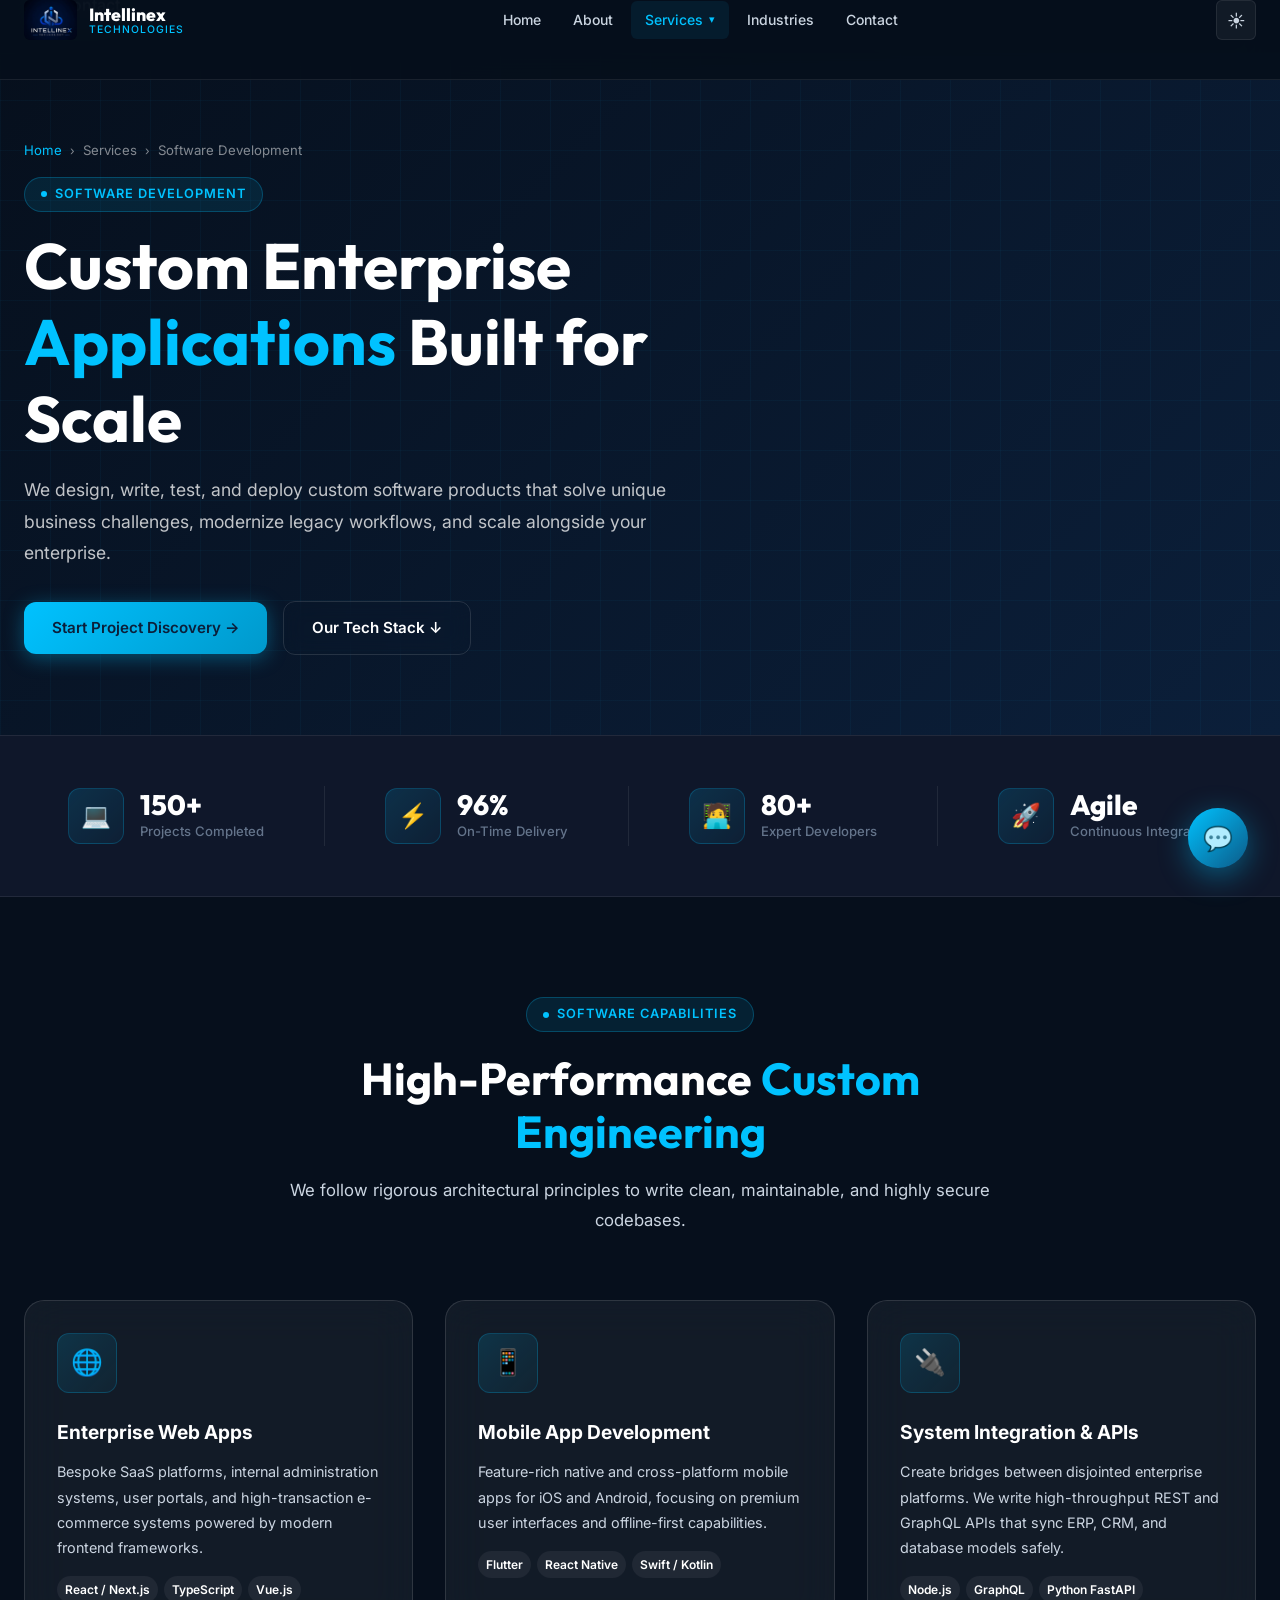
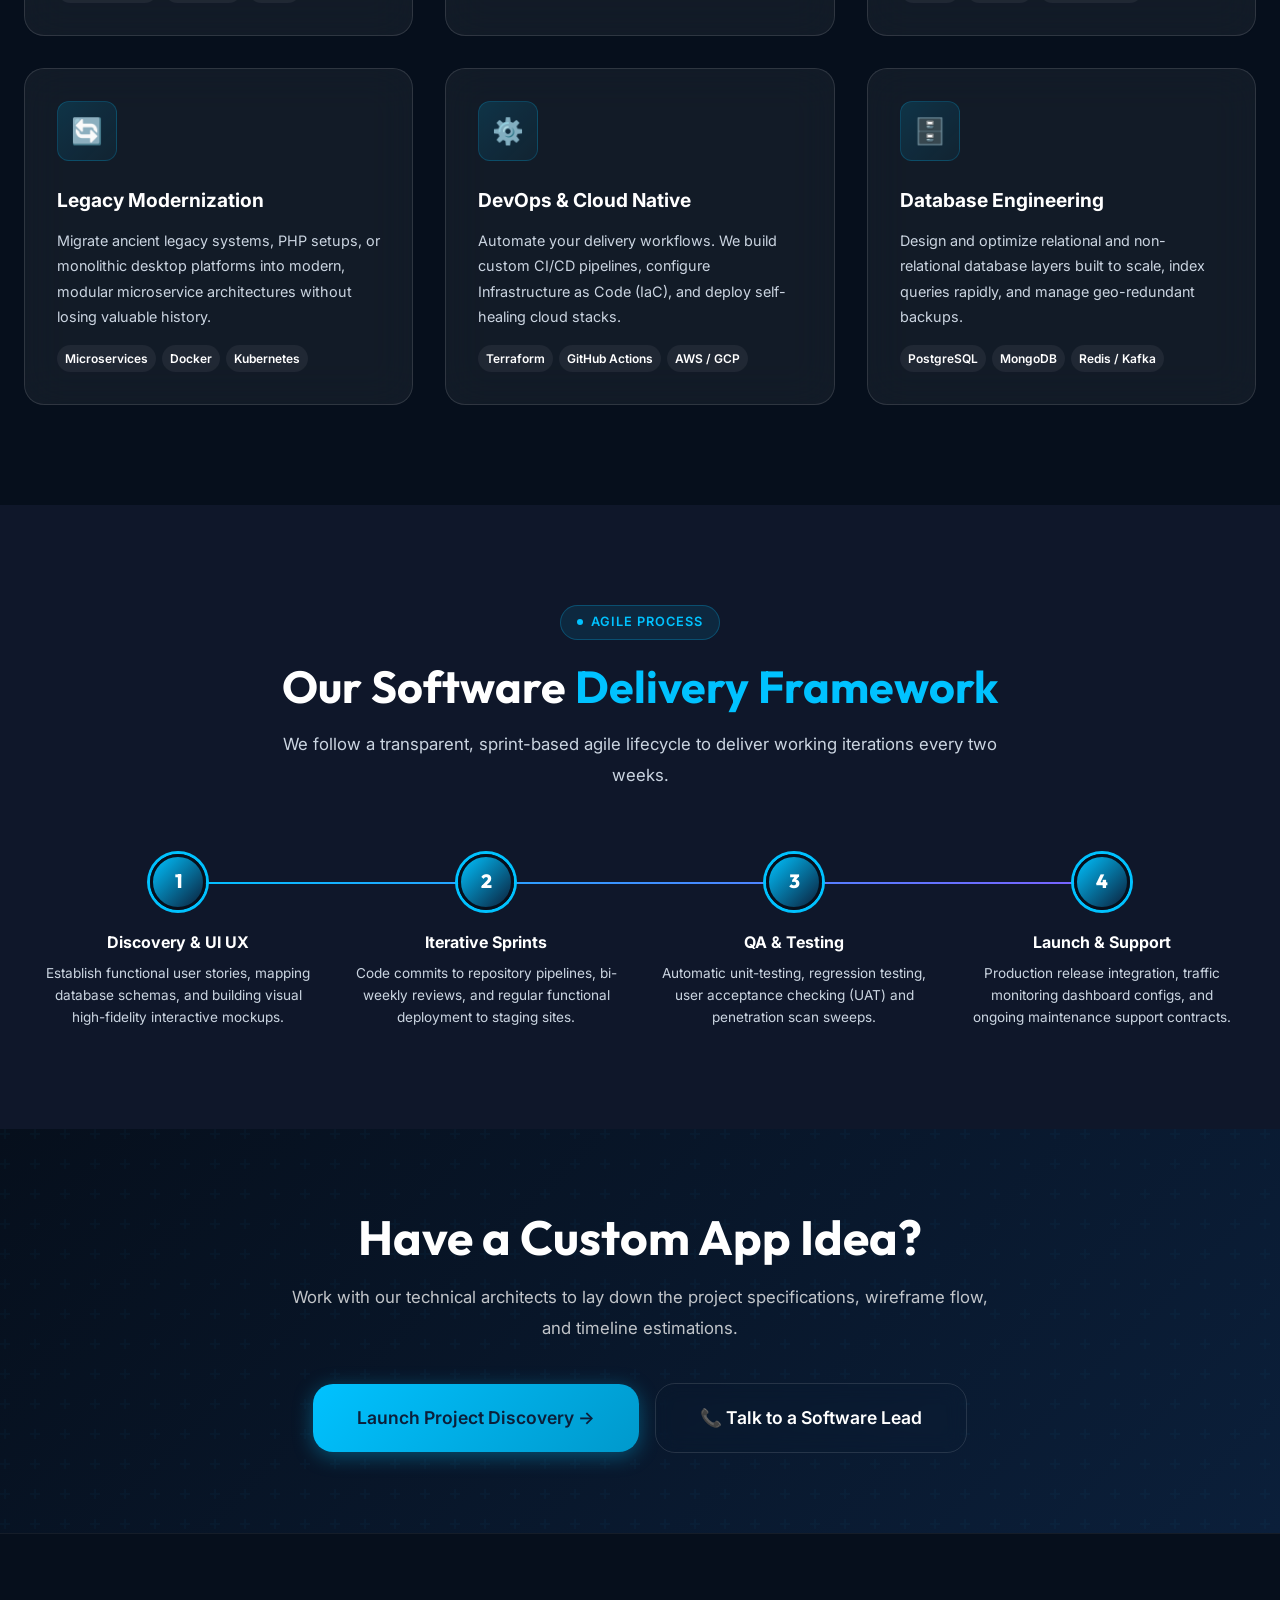
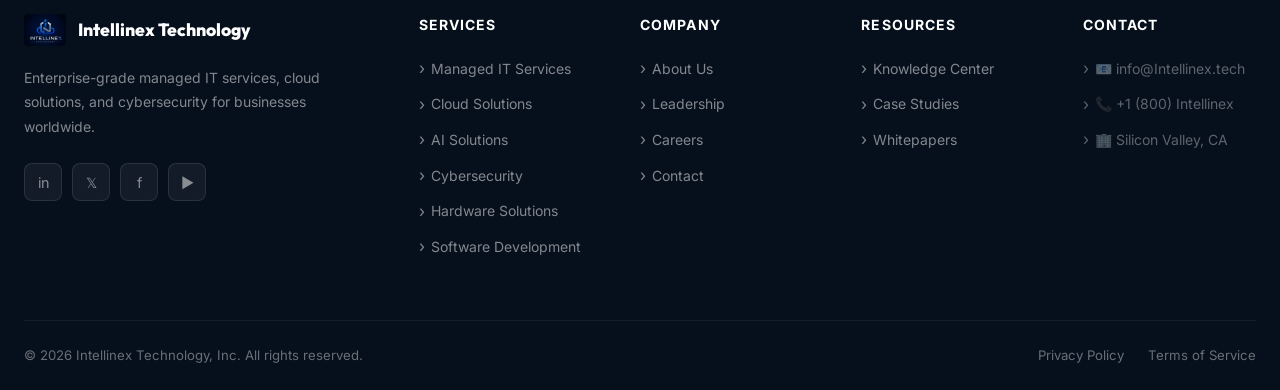
<file: software-development.html>
<!DOCTYPE html>
<html lang="en" data-theme="dark">
<head>
  <meta charset="UTF-8">
  <meta name="viewport" content="width=device-width, initial-scale=1.0">
  <meta name="description" content="Intellinex Custom Software Development — Bespoke enterprise applications, web platforms, mobile apps, and systems integrations built with modern frameworks and agile delivery.">
  <meta name="keywords" content="software development, custom apps, enterprise software, web development, mobile apps, system integration, React, Node.js">
  <title>Software Development | Intellinex Technology</title>
  <link rel="icon" href="data:image/svg+xml,<svg xmlns='http://www.w3.org/2000/svg' viewBox='0 0 100 100'><rect width='100' height='100' rx='20' fill='%230B1F3A'/><text y='.9em' font-size='80' x='10'>N</text></svg>">
  <link rel="stylesheet" href="css/main.css">
  <script type="application/ld+json">{"@context":"https://schema.org","@type":"Service","name":"Software Development","provider":{"@type":"Organization","name":"Intellinex Technology"},"description":"Bespoke enterprise applications, web platforms, mobile apps, and system integrations.","serviceType":"Custom Software Development"}</script>
</head>
<body>
<nav class="navbar" id="navbar"><div class="container"><div class="nav-inner">
  <a href="index.html" class="nav-logo"><div class="nav-logo-icon" style="background:none;box-shadow:none;width:auto;height:auto;"><img src="assets/logo.png" alt="Intellinex Logo" style="height:40px;width:auto;border-radius:6px;"></div><div class="nav-logo-text"><span class="nav-logo-name">Intellinex</span><span class="nav-logo-tagline">Technologies</span></div></a>
  <div class="nav-menu">
    <a href="index.html" class="nav-link">Home</a>
    <a href="about.html" class="nav-link">About</a>
    <div class="nav-dropdown-wrapper">
      <a href="#" class="nav-link has-dropdown active">Services</a>
      <div class="nav-dropdown">
        <a href="managed-it.html" class="nav-dropdown-item"><div class="nav-dropdown-item-icon">🖥️</div><div><div style="font-weight:600;color:var(--text-primary);font-size:0.85rem;">Managed IT</div></div></a>
        <a href="cloud-solutions.html" class="nav-dropdown-item"><div class="nav-dropdown-item-icon">☁️</div><div><div style="font-weight:600;color:var(--text-primary);font-size:0.85rem;">Cloud Solutions</div></div></a>
        <a href="ai-solutions.html" class="nav-dropdown-item"><div class="nav-dropdown-item-icon">🤖</div><div><div style="font-weight:600;color:var(--text-primary);font-size:0.85rem;">AI Solutions</div></div></a>
        <a href="cybersecurity.html" class="nav-dropdown-item"><div class="nav-dropdown-item-icon">🔒</div><div><div style="font-weight:600;color:var(--text-primary);font-size:0.85rem;">Cybersecurity</div></div></a>
        <a href="hardware.html" class="nav-dropdown-item"><div class="nav-dropdown-item-icon">🔧</div><div><div style="font-weight:600;color:var(--text-primary);font-size:0.85rem;">Hardware</div></div></a>
        <a href="software-development.html" class="nav-dropdown-item"><div class="nav-dropdown-item-icon">💻</div><div><div style="font-weight:600;color:var(--text-primary);font-size:0.85rem;">Software Dev</div></div></a>
      </div>
    </div>
    <a href="index.html#industries" class="nav-link">Industries</a>
    <a href="contact.html" class="nav-link">Contact</a>
  </div>
  <div class="nav-actions">
    <button class="theme-toggle" aria-label="Toggle theme"><span class="theme-icon">☀️</span></button>
    <a href="contact.html" class="btn btn-primary btn-sm nav-cta">Get Free Consultation</a>
    <button class="hamburger" id="hamburger"><span></span><span></span><span></span></button>
  </div>
</div></div></nav>
<div class="mobile-menu" id="mobile-menu">
  <a href="index.html" class="mobile-menu-link">🏠 Home</a>
  <a href="about.html" class="mobile-menu-link">🏢 About Us</a>
  <div class="mobile-menu-link has-sub" style="cursor:pointer">⚡ Services <span class="sub-arrow" style="transition:transform 0.3s">▾</span></div>
  <div class="mobile-menu-sub">
    <a href="managed-it.html" class="mobile-menu-sub-link">🖥️ Managed IT Services</a>
    <a href="cloud-solutions.html" class="mobile-menu-sub-link">☁️ Cloud Solutions</a>
    <a href="ai-solutions.html" class="mobile-menu-sub-link">🤖 AI Solutions</a>
    <a href="cybersecurity.html" class="mobile-menu-sub-link">🔒 Cybersecurity</a>
    <a href="hardware.html" class="mobile-menu-sub-link">🔧 Hardware Solutions</a>
    <a href="software-development.html" class="mobile-menu-sub-link">💻 Software Development</a>
  </div>
  <a href="contact.html" class="mobile-menu-link">📬 Contact</a>
</div>

<!-- PAGE HERO -->
<section class="page-hero">
  <div class="container">
    <div class="page-hero-content">
      <div class="breadcrumb"><a href="index.html">Home</a><span class="breadcrumb-sep">›</span><span>Services</span><span class="breadcrumb-sep">›</span><span>Software Development</span></div>
      <div class="section-tag" style="margin-bottom:16px;">Software Development</div>
      <h1 class="page-hero-title">Custom Enterprise <span style="color:var(--cyan)">Applications</span> Built for Scale</h1>
      <p class="page-hero-desc">We design, write, test, and deploy custom software products that solve unique business challenges, modernize legacy workflows, and scale alongside your enterprise.</p>
      <div class="btn-group">
        <a href="contact.html" class="btn btn-primary">Start Project Discovery →</a>
        <a href="#dev-details" class="btn btn-outline">Our Tech Stack ↓</a>
      </div>
    </div>
  </div>
</section>

<!-- TRUST METRICS -->
<section class="trust-bar">
  <div class="container">
    <div class="trust-items">
      <div class="trust-item reveal"><div class="trust-item-icon">💻</div><div><div class="trust-item-value">150+</div><div class="trust-item-label">Projects Completed</div></div></div>
      <div class="trust-divider"></div>
      <div class="trust-item reveal reveal-delay-1"><div class="trust-item-icon">⚡</div><div><div class="trust-item-value">96%</div><div class="trust-item-label">On-Time Delivery</div></div></div>
      <div class="trust-divider"></div>
      <div class="trust-item reveal reveal-delay-2"><div class="trust-item-icon">🧑‍💻</div><div><div class="trust-item-value">80+</div><div class="trust-item-label">Expert Developers</div></div></div>
      <div class="trust-divider"></div>
      <div class="trust-item reveal reveal-delay-3"><div class="trust-item-icon">🚀</div><div><div class="trust-item-value">Agile</div><div class="trust-item-label">Continuous Integration</div></div></div>
    </div>
  </div>
</section>

<!-- SERVICES DETAIL -->
<section class="section" id="dev-details" style="background:var(--bg)">
  <div class="container">
    <div class="section-header reveal">
      <div class="section-tag">Software Capabilities</div>
      <h2 class="section-title">High-Performance <span class="text-cyan">Custom Engineering</span></h2>
      <p class="section-desc">We follow rigorous architectural principles to write clean, maintainable, and highly secure codebases.</p>
    </div>
    <div class="grid grid-3">
      <div class="card card-glass reveal reveal-delay-1">
        <div class="card-icon">🌐</div>
        <div class="card-title">Enterprise Web Apps</div>
        <p class="card-desc">Bespoke SaaS platforms, internal administration systems, user portals, and high-transaction e-commerce systems powered by modern frontend frameworks.</p>
        <div style="margin-top:16px;display:flex;flex-wrap:wrap;gap:6px">
          <span class="badge" style="font-size:0.75rem;padding:4px 8px;background:rgba(255,255,255,0.06)">React / Next.js</span>
          <span class="badge" style="font-size:0.75rem;padding:4px 8px;background:rgba(255,255,255,0.06)">TypeScript</span>
          <span class="badge" style="font-size:0.75rem;padding:4px 8px;background:rgba(255,255,255,0.06)">Vue.js</span>
        </div>
      </div>
      <div class="card card-glass reveal reveal-delay-2">
        <div class="card-icon">📱</div>
        <div class="card-title">Mobile App Development</div>
        <p class="card-desc">Feature-rich native and cross-platform mobile apps for iOS and Android, focusing on premium user interfaces and offline-first capabilities.</p>
        <div style="margin-top:16px;display:flex;flex-wrap:wrap;gap:6px">
          <span class="badge" style="font-size:0.75rem;padding:4px 8px;background:rgba(255,255,255,0.06)">Flutter</span>
          <span class="badge" style="font-size:0.75rem;padding:4px 8px;background:rgba(255,255,255,0.06)">React Native</span>
          <span class="badge" style="font-size:0.75rem;padding:4px 8px;background:rgba(255,255,255,0.06)">Swift / Kotlin</span>
        </div>
      </div>
      <div class="card card-glass reveal reveal-delay-3">
        <div class="card-icon">🔌</div>
        <div class="card-title">System Integration & APIs</div>
        <p class="card-desc">Create bridges between disjointed enterprise platforms. We write high-throughput REST and GraphQL APIs that sync ERP, CRM, and database models safely.</p>
        <div style="margin-top:16px;display:flex;flex-wrap:wrap;gap:6px">
          <span class="badge" style="font-size:0.75rem;padding:4px 8px;background:rgba(255,255,255,0.06)">Node.js</span>
          <span class="badge" style="font-size:0.75rem;padding:4px 8px;background:rgba(255,255,255,0.06)">GraphQL</span>
          <span class="badge" style="font-size:0.75rem;padding:4px 8px;background:rgba(255,255,255,0.06)">Python FastAPI</span>
        </div>
      </div>
      <div class="card card-glass reveal reveal-delay-1">
        <div class="card-icon">🔄</div>
        <div class="card-title">Legacy Modernization</div>
        <p class="card-desc">Migrate ancient legacy systems, PHP setups, or monolithic desktop platforms into modern, modular microservice architectures without losing valuable history.</p>
        <div style="margin-top:16px;display:flex;flex-wrap:wrap;gap:6px">
          <span class="badge" style="font-size:0.75rem;padding:4px 8px;background:rgba(255,255,255,0.06)">Microservices</span>
          <span class="badge" style="font-size:0.75rem;padding:4px 8px;background:rgba(255,255,255,0.06)">Docker</span>
          <span class="badge" style="font-size:0.75rem;padding:4px 8px;background:rgba(255,255,255,0.06)">Kubernetes</span>
        </div>
      </div>
      <div class="card card-glass reveal reveal-delay-2">
        <div class="card-icon">⚙️</div>
        <div class="card-title">DevOps & Cloud Native</div>
        <p class="card-desc">Automate your delivery workflows. We build custom CI/CD pipelines, configure Infrastructure as Code (IaC), and deploy self-healing cloud stacks.</p>
        <div style="margin-top:16px;display:flex;flex-wrap:wrap;gap:6px">
          <span class="badge" style="font-size:0.75rem;padding:4px 8px;background:rgba(255,255,255,0.06)">Terraform</span>
          <span class="badge" style="font-size:0.75rem;padding:4px 8px;background:rgba(255,255,255,0.06)">GitHub Actions</span>
          <span class="badge" style="font-size:0.75rem;padding:4px 8px;background:rgba(255,255,255,0.06)">AWS / GCP</span>
        </div>
      </div>
      <div class="card card-glass reveal reveal-delay-3">
        <div class="card-icon">🗄️</div>
        <div class="card-title">Database Engineering</div>
        <p class="card-desc">Design and optimize relational and non-relational database layers built to scale, index queries rapidly, and manage geo-redundant backups.</p>
        <div style="margin-top:16px;display:flex;flex-wrap:wrap;gap:6px">
          <span class="badge" style="font-size:0.75rem;padding:4px 8px;background:rgba(255,255,255,0.06)">PostgreSQL</span>
          <span class="badge" style="font-size:0.75rem;padding:4px 8px;background:rgba(255,255,255,0.06)">MongoDB</span>
          <span class="badge" style="font-size:0.75rem;padding:4px 8px;background:rgba(255,255,255,0.06)">Redis / Kafka</span>
        </div>
      </div>
    </div>
  </div>
</section>

<!-- METHODOLOGY -->
<section class="section" style="background:var(--bg-secondary)">
  <div class="container">
    <div class="section-header reveal">
      <div class="section-tag">Agile Process</div>
      <h2 class="section-title">Our Software <span class="text-cyan">Delivery Framework</span></h2>
      <p class="section-desc">We follow a transparent, sprint-based agile lifecycle to deliver working iterations every two weeks.</p>
    </div>
    <div class="process-steps reveal">
      <div class="process-step">
        <div class="process-step-num">1</div>
        <div class="process-step-title">Discovery & UI UX</div>
        <p class="process-step-desc">Establish functional user stories, mapping database schemas, and building visual high-fidelity interactive mockups.</p>
      </div>
      <div class="process-step">
        <div class="process-step-num">2</div>
        <div class="process-step-title">Iterative Sprints</div>
        <p class="process-step-desc">Code commits to repository pipelines, bi-weekly reviews, and regular functional deployment to staging sites.</p>
      </div>
      <div class="process-step">
        <div class="process-step-num">3</div>
        <div class="process-step-title">QA & Testing</div>
        <p class="process-step-desc">Automatic unit-testing, regression testing, user acceptance checking (UAT) and penetration scan sweeps.</p>
      </div>
      <div class="process-step">
        <div class="process-step-num">4</div>
        <div class="process-step-title">Launch & Support</div>
        <p class="process-step-desc">Production release integration, traffic monitoring dashboard configs, and ongoing maintenance support contracts.</p>
      </div>
    </div>
  </div>
</section>

<!-- CTA -->
<section class="cta-section">
  <div class="container"><div class="cta-content reveal">
    <h2 class="cta-title">Have a Custom App Idea?</h2>
    <p class="cta-desc">Work with our technical architects to lay down the project specifications, wireframe flow, and timeline estimations.</p>
    <div class="btn-group" style="justify-content:center">
      <a href="contact.html" class="btn btn-primary btn-xl">Launch Project Discovery →</a>
      <a href="tel:+18009329274" class="btn btn-outline btn-xl">📞 Talk to a Software Lead</a>
    </div>
  </div></div>
</section>

<!-- FOOTER -->
<footer class="footer"><div class="container">
  <div class="footer-grid">
    <div class="footer-brand">
      <div class="footer-logo"><div class="footer-logo-icon" style="background:none;box-shadow:none;width:auto;height:auto;"><img src="assets/logo.png" alt="Intellinex Logo" style="height:32px;width:auto;border-radius:4px;"></div><span class="footer-logo-name">Intellinex Technology</span></div>
      <p class="footer-desc">Enterprise-grade managed IT services, cloud solutions, and cybersecurity for businesses worldwide.</p>
      <div class="footer-socials"><a href="#" class="footer-social">in</a><a href="#" class="footer-social">𝕏</a><a href="#" class="footer-social">f</a><a href="#" class="footer-social">▶</a></div>
    </div>
    <div><div class="footer-col-title">Services</div><div class="footer-links"><a href="managed-it.html" class="footer-link">Managed IT Services</a><a href="cloud-solutions.html" class="footer-link">Cloud Solutions</a><a href="ai-solutions.html" class="footer-link">AI Solutions</a><a href="cybersecurity.html" class="footer-link">Cybersecurity</a><a href="hardware.html" class="footer-link">Hardware Solutions</a><a href="software-development.html" class="footer-link">Software Development</a></div></div>
    <div><div class="footer-col-title">Company</div><div class="footer-links"><a href="about.html" class="footer-link">About Us</a><a href="about.html#team" class="footer-link">Leadership</a><a href="#" class="footer-link">Careers</a><a href="contact.html" class="footer-link">Contact</a></div></div>
    <div><div class="footer-col-title">Resources</div><div class="footer-links"><a href="#" class="footer-link">Knowledge Center</a><a href="#" class="footer-link">Case Studies</a><a href="#" class="footer-link">Whitepapers</a></div></div>
    <div><div class="footer-col-title">Contact</div><div class="footer-links"><div class="footer-link" style="cursor:default;opacity:0.7">📧 info@Intellinex.tech</div><div class="footer-link" style="cursor:default;opacity:0.7">📞 +1 (800) Intellinex</div><div class="footer-link" style="cursor:default;opacity:0.7">🏢 Silicon Valley, CA</div></div></div>
  </div>
  <div class="footer-bottom"><div class="footer-copyright">© 2026 Intellinex Technology, Inc. All rights reserved.</div><div class="footer-legal"><a href="#" class="footer-legal-link">Privacy Policy</a><a href="#" class="footer-legal-link">Terms of Service</a></div></div>
</div></footer>

<div class="chat-widget"><div class="chat-panel" id="chat-panel"><div class="chat-header"><div class="chat-avatar">🤖</div><div><div class="chat-header-name">Intellinex AI</div><div class="chat-header-status"><span class="chat-status-dot"></span>Online</div></div><button class="chat-close" id="chat-close">✕</button></div><div class="chat-messages" id="chat-messages"><div class="chat-msg bot"><div class="chat-msg-avatar bot">🤖</div><div class="chat-bubble bot">👋 Hi! Ask me about custom software pricing, web/mobile frameworks, or discovery timelines!</div></div></div><div class="chat-quick-replies"><button class="quick-reply">Request pricing</button><button class="quick-reply">Discovery phase</button><button class="quick-reply">Tech stacks</button></div><div class="chat-input-area"><input type="text" class="chat-input" id="chat-input" placeholder="Type a message..."><button class="chat-send" id="chat-send">→</button></div></div><button class="chat-btn" id="chat-toggle"><div class="chat-btn-pulse"></div><span>💬</span><div class="chat-badge" style="display:none">1</div></button></div>
<button class="scroll-top" id="scroll-top">↑</button>
<script src="js/main.js"></script>
</body>
</html>
</file>
<file: css/main.css>
/* =========================================
   Intellinex Technology - MAIN STYLESHEET
   ========================================= */

@import url('https://fonts.googleapis.com/css2?family=Inter:wght@300;400;500;600;700;800;900&family=Outfit:wght@300;400;500;600;700;800;900&display=swap');

/* ---- CSS VARIABLES ---- */
:root {
  --primary: #0B1F3A;
  --primary-light: #112d54;
  --primary-dark: #060f1c;
  --cyan: #00C2FF;
  --cyan-dark: #0099cc;
  --cyan-light: #33d0ff;
  --white: #FFFFFF;
  --gray-50: #F8FAFC;
  --gray-100: #EFF3F8;
  --gray-200: #E2E8F0;
  --gray-300: #CBD5E1;
  --gray-400: #94A3B8;
  --gray-500: #64748B;
  --gray-600: #475569;
  --gray-700: #334155;
  --gray-800: #1E293B;
  --gray-900: #0F172A;
  --success: #10B981;
  --warning: #F59E0B;
  --danger: #EF4444;

  --font-primary: 'Inter', -apple-system, BlinkMacSystemFont, sans-serif;
  --font-display: 'Outfit', -apple-system, BlinkMacSystemFont, sans-serif;

  --radius-sm: 6px;
  --radius-md: 12px;
  --radius-lg: 20px;
  --radius-xl: 32px;
  --radius-full: 9999px;

  --shadow-sm: 0 1px 3px rgba(0,0,0,0.08), 0 1px 2px rgba(0,0,0,0.04);
  --shadow-md: 0 4px 20px rgba(0,0,0,0.08), 0 2px 8px rgba(0,0,0,0.06);
  --shadow-lg: 0 10px 40px rgba(0,0,0,0.12), 0 4px 16px rgba(0,0,0,0.08);
  --shadow-xl: 0 20px 60px rgba(0,0,0,0.15), 0 8px 24px rgba(0,0,0,0.1);
  --shadow-cyan: 0 0 30px rgba(0, 194, 255, 0.2);
  --shadow-cyan-strong: 0 0 60px rgba(0, 194, 255, 0.35);

  --glass-bg: rgba(255, 255, 255, 0.05);
  --glass-border: rgba(255, 255, 255, 0.12);
  --glass-bg-light: rgba(255, 255, 255, 0.85);
  --glass-border-light: rgba(255, 255, 255, 0.6);

  --transition-fast: 0.15s ease;
  --transition-base: 0.25s ease;
  --transition-slow: 0.4s ease;
  --transition-spring: 0.4s cubic-bezier(0.34, 1.56, 0.64, 1);

  --nav-height: 80px;
  --section-padding: 100px;
}

/* Dark mode */
[data-theme="dark"] {
  --bg: var(--primary-dark);
  --bg-secondary: var(--gray-900);
  --bg-card: rgba(17, 45, 84, 0.6);
  --text-primary: var(--white);
  --text-secondary: var(--gray-300);
  --text-muted: var(--gray-500);
  --border: rgba(255,255,255,0.08);
  --nav-bg: rgba(6, 15, 28, 0.95);
}

[data-theme="light"] {
  --bg: var(--white);
  --bg-secondary: var(--gray-50);
  --bg-card: rgba(255, 255, 255, 0.85);
  --text-primary: var(--primary);
  --text-secondary: var(--gray-600);
  --text-muted: var(--gray-400);
  --border: rgba(0,0,0,0.08);
  --nav-bg: rgba(255, 255, 255, 0.95);
}

/* ---- RESET & BASE ---- */
*, *::before, *::after {
  margin: 0;
  padding: 0;
  box-sizing: border-box;
}

html {
  scroll-behavior: smooth;
  font-size: 16px;
  -webkit-text-size-adjust: 100%;
}

body {
  font-family: var(--font-primary);
  background: var(--bg);
  color: var(--text-primary);
  line-height: 1.6;
  overflow-x: hidden;
  transition: background var(--transition-base), color var(--transition-base);
}

img { max-width: 100%; height: auto; display: block; }
a { text-decoration: none; color: inherit; }
ul, ol { list-style: none; }
button { cursor: pointer; border: none; background: none; font-family: inherit; }
input, textarea, select { font-family: inherit; }

/* ---- SCROLLBAR ---- */
::-webkit-scrollbar { width: 6px; }
::-webkit-scrollbar-track { background: var(--primary-dark); }
::-webkit-scrollbar-thumb { background: var(--cyan); border-radius: 3px; }

/* ---- SELECTION ---- */
::selection { background: var(--cyan); color: var(--primary); }

/* ---- TYPOGRAPHY ---- */
h1, h2, h3, h4, h5, h6 {
  font-family: var(--font-display);
  font-weight: 700;
  line-height: 1.2;
  color: var(--text-primary);
}

h1 { font-size: clamp(2.5rem, 5vw, 4.5rem); }
h2 { font-size: clamp(2rem, 3.5vw, 3rem); }
h3 { font-size: clamp(1.4rem, 2.5vw, 1.875rem); }
h4 { font-size: clamp(1.1rem, 2vw, 1.5rem); }
h5 { font-size: 1.125rem; }
h6 { font-size: 1rem; }

p { color: var(--text-secondary); line-height: 1.75; }

.text-cyan { color: var(--cyan); }
.text-primary { color: var(--text-primary); }
.text-muted { color: var(--text-muted); }
.text-center { text-align: center; }
.text-gradient {
  background: linear-gradient(135deg, var(--cyan), #7B61FF);
  -webkit-background-clip: text;
  -webkit-text-fill-color: transparent;
  background-clip: text;
}

/* ---- LAYOUT ---- */
.container {
  width: 100%;
  max-width: 1280px;
  margin: 0 auto;
  padding: 0 24px;
}

.section {
  padding: var(--section-padding) 0;
}

.section-sm { padding: 60px 0; }
.section-lg { padding: 140px 0; }

/* ---- GRID ---- */
.grid { display: grid; }
.grid-2 { grid-template-columns: repeat(2, 1fr); gap: 32px; }
.grid-3 { grid-template-columns: repeat(3, 1fr); gap: 32px; }
.grid-4 { grid-template-columns: repeat(4, 1fr); gap: 24px; }
.grid-6 { grid-template-columns: repeat(6, 1fr); gap: 24px; }

.flex { display: flex; }
.flex-center { display: flex; align-items: center; justify-content: center; }
.flex-between { display: flex; align-items: center; justify-content: space-between; }
.flex-col { flex-direction: column; }
.gap-4 { gap: 16px; }
.gap-6 { gap: 24px; }
.gap-8 { gap: 32px; }

/* ---- SECTION HEADER ---- */
.section-header {
  text-align: center;
  max-width: 720px;
  margin: 0 auto 64px;
}

.section-tag {
  display: inline-flex;
  align-items: center;
  gap: 8px;
  padding: 6px 16px;
  background: rgba(0, 194, 255, 0.1);
  border: 1px solid rgba(0, 194, 255, 0.25);
  border-radius: var(--radius-full);
  font-size: 0.8rem;
  font-weight: 600;
  color: var(--cyan);
  letter-spacing: 0.08em;
  text-transform: uppercase;
  margin-bottom: 20px;
}

.section-tag::before {
  content: '';
  width: 6px;
  height: 6px;
  background: var(--cyan);
  border-radius: 50%;
  animation: pulse 2s infinite;
}

.section-title {
  margin-bottom: 16px;
}

.section-desc {
  font-size: 1.05rem;
  color: var(--text-secondary);
  line-height: 1.8;
}

/* ---- BUTTONS ---- */
.btn {
  display: inline-flex;
  align-items: center;
  gap: 10px;
  padding: 14px 28px;
  border-radius: var(--radius-md);
  font-size: 0.95rem;
  font-weight: 600;
  font-family: var(--font-primary);
  transition: all var(--transition-base);
  white-space: nowrap;
  position: relative;
  overflow: hidden;
}

.btn::before {
  content: '';
  position: absolute;
  inset: 0;
  background: rgba(255,255,255,0.1);
  opacity: 0;
  transition: opacity var(--transition-fast);
}

.btn:hover::before { opacity: 1; }

.btn-primary {
  background: linear-gradient(135deg, var(--cyan), var(--cyan-dark));
  color: var(--primary);
  box-shadow: 0 4px 20px rgba(0, 194, 255, 0.35);
}

.btn-primary:hover {
  transform: translateY(-2px);
  box-shadow: 0 8px 30px rgba(0, 194, 255, 0.5);
}

.btn-outline {
  background: transparent;
  color: var(--text-primary);
  border: 1.5px solid var(--glass-border);
  backdrop-filter: blur(10px);
}

.btn-outline:hover {
  border-color: var(--cyan);
  color: var(--cyan);
  transform: translateY(-2px);
}

.btn-ghost {
  color: var(--cyan);
  padding: 14px 20px;
}

.btn-ghost:hover { background: rgba(0, 194, 255, 0.08); }

.btn-sm { padding: 10px 20px; font-size: 0.875rem; }
.btn-lg { padding: 18px 36px; font-size: 1.05rem; }
.btn-xl { padding: 20px 44px; font-size: 1.1rem; border-radius: var(--radius-lg); }

.btn-group {
  display: flex;
  align-items: center;
  gap: 16px;
  flex-wrap: wrap;
}

/* ---- NAVBAR ---- */
.navbar {
  position: fixed;
  top: 0;
  left: 0;
  right: 0;
  z-index: 1000;
  height: var(--nav-height);
  background: var(--nav-bg);
  backdrop-filter: blur(20px);
  -webkit-backdrop-filter: blur(20px);
  border-bottom: 1px solid var(--border);
  transition: all var(--transition-base);
}

.navbar.scrolled {
  box-shadow: 0 4px 30px rgba(0,0,0,0.15);
}

.nav-inner {
  display: flex;
  align-items: center;
  justify-content: space-between;
  height: 100%;
  gap: 32px;
}

.nav-logo {
  display: flex;
  align-items: center;
  gap: 12px;
  flex-shrink: 0;
}

.nav-logo-icon {
  width: 40px;
  height: 40px;
  background: linear-gradient(135deg, var(--cyan), var(--primary-light));
  border-radius: 10px;
  display: flex;
  align-items: center;
  justify-content: center;
  font-size: 1.2rem;
  color: white;
  font-weight: 900;
  font-family: var(--font-display);
  box-shadow: 0 4px 15px rgba(0, 194, 255, 0.3);
}

.nav-logo-text {
  display: flex;
  flex-direction: column;
  line-height: 1.1;
}

.nav-logo-name {
  font-family: var(--font-display);
  font-size: 1.1rem;
  font-weight: 800;
  color: var(--text-primary);
}

.nav-logo-tagline {
  font-size: 0.65rem;
  font-weight: 500;
  color: var(--cyan);
  letter-spacing: 0.1em;
  text-transform: uppercase;
}

.nav-menu {
  display: flex;
  align-items: center;
  gap: 4px;
  flex: 1;
  justify-content: center;
}

.nav-link {
  position: relative;
  padding: 8px 14px;
  font-size: 0.875rem;
  font-weight: 500;
  color: var(--text-secondary);
  border-radius: var(--radius-sm);
  transition: all var(--transition-fast);
  white-space: nowrap;
}

.nav-link:hover, .nav-link.active {
  color: var(--cyan);
  background: rgba(0, 194, 255, 0.08);
}

.nav-link.has-dropdown {
  display: flex;
  align-items: center;
  gap: 6px;
}

.nav-link.has-dropdown::after {
  content: '▾';
  font-size: 0.7rem;
  transition: transform var(--transition-fast);
}

.nav-link.has-dropdown:hover::after {
  transform: rotate(180deg);
}

/* Dropdown */
.nav-dropdown-wrapper {
  position: relative;
}

.nav-dropdown {
  position: absolute;
  top: calc(100% + 8px);
  left: 50%;
  transform: translateX(-50%) translateY(-8px);
  background: var(--nav-bg);
  backdrop-filter: blur(20px);
  border: 1px solid var(--border);
  border-radius: var(--radius-lg);
  padding: 12px;
  min-width: 220px;
  opacity: 0;
  visibility: hidden;
  transition: all var(--transition-base);
  box-shadow: var(--shadow-xl);
  z-index: 100;
}

.nav-dropdown-wrapper:hover .nav-dropdown {
  opacity: 1;
  visibility: visible;
  transform: translateX(-50%) translateY(0);
}

.nav-dropdown-item {
  display: flex;
  align-items: center;
  gap: 12px;
  padding: 10px 14px;
  border-radius: var(--radius-sm);
  font-size: 0.875rem;
  font-weight: 500;
  color: var(--text-secondary);
  transition: all var(--transition-fast);
}

.nav-dropdown-item:hover {
  background: rgba(0, 194, 255, 0.08);
  color: var(--cyan);
}

.nav-dropdown-item-icon {
  width: 32px;
  height: 32px;
  background: rgba(0, 194, 255, 0.1);
  border-radius: 8px;
  display: flex;
  align-items: center;
  justify-content: center;
  font-size: 1rem;
  flex-shrink: 0;
}

.nav-actions {
  display: flex;
  align-items: center;
  gap: 12px;
  flex-shrink: 0;
}

.theme-toggle {
  width: 40px;
  height: 40px;
  border-radius: var(--radius-sm);
  display: flex;
  align-items: center;
  justify-content: center;
  font-size: 1.1rem;
  color: var(--text-secondary);
  transition: all var(--transition-fast);
  background: rgba(255,255,255,0.05);
  border: 1px solid var(--border);
}

.theme-toggle:hover { color: var(--cyan); border-color: var(--cyan); }

.nav-cta { display: none; }

.hamburger {
  display: none;
  flex-direction: column;
  gap: 5px;
  padding: 8px;
  cursor: pointer;
}

.hamburger span {
  display: block;
  width: 24px;
  height: 2px;
  background: var(--text-primary);
  border-radius: 2px;
  transition: all var(--transition-base);
}

.hamburger.active span:nth-child(1) { transform: rotate(45deg) translate(5px, 5px); }
.hamburger.active span:nth-child(2) { opacity: 0; }
.hamburger.active span:nth-child(3) { transform: rotate(-45deg) translate(5px, -5px); }

/* Mobile menu */
.mobile-menu {
  position: fixed;
  top: var(--nav-height);
  left: 0;
  right: 0;
  background: var(--nav-bg);
  backdrop-filter: blur(20px);
  border-bottom: 1px solid var(--border);
  padding: 20px;
  transform: translateY(-110%);
  transition: transform var(--transition-slow);
  z-index: 999;
  max-height: calc(100vh - var(--nav-height));
  overflow-y: auto;
}

.mobile-menu.open { transform: translateY(0); }

.mobile-menu-link {
  display: flex;
  align-items: center;
  justify-content: space-between;
  padding: 14px 16px;
  border-radius: var(--radius-md);
  font-size: 1rem;
  font-weight: 500;
  color: var(--text-primary);
  border-bottom: 1px solid var(--border);
  transition: all var(--transition-fast);
}

.mobile-menu-link:hover { color: var(--cyan); background: rgba(0,194,255,0.05); }

.mobile-menu-sub {
  padding: 8px 0 8px 16px;
  display: none;
}

.mobile-menu-sub.open { display: block; }

.mobile-menu-sub-link {
  display: block;
  padding: 10px 16px;
  font-size: 0.9rem;
  color: var(--text-secondary);
  border-radius: var(--radius-sm);
  transition: all var(--transition-fast);
}

.mobile-menu-sub-link:hover { color: var(--cyan); }

/* ---- HERO ---- */
.hero {
  min-height: 100vh;
  display: flex;
  align-items: center;
  position: relative;
  overflow: hidden;
  padding-top: var(--nav-height);
}

.hero-bg {
  position: absolute;
  inset: 0;
  background: linear-gradient(135deg, var(--primary-dark) 0%, var(--primary) 50%, #0d2a4a 100%);
  z-index: 0;
}

.hero-grid {
  position: absolute;
  inset: 0;
  background-image:
    linear-gradient(rgba(0,194,255,0.04) 1px, transparent 1px),
    linear-gradient(90deg, rgba(0,194,255,0.04) 1px, transparent 1px);
  background-size: 50px 50px;
  z-index: 1;
}

.hero-orbs {
  position: absolute;
  inset: 0;
  z-index: 1;
  overflow: hidden;
}

.hero-orb {
  position: absolute;
  border-radius: 50%;
  filter: blur(80px);
  opacity: 0.3;
  animation: orbFloat 8s ease-in-out infinite;
}

.hero-orb-1 {
  width: 600px;
  height: 600px;
  background: radial-gradient(circle, var(--cyan), transparent 70%);
  top: -200px;
  right: -100px;
}

.hero-orb-2 {
  width: 400px;
  height: 400px;
  background: radial-gradient(circle, #7B61FF, transparent 70%);
  bottom: -100px;
  left: -50px;
  animation-delay: -4s;
}

.hero-orb-3 {
  width: 300px;
  height: 300px;
  background: radial-gradient(circle, #00ff88, transparent 70%);
  top: 40%;
  left: 30%;
  opacity: 0.15;
  animation-delay: -2s;
}

.hero-content {
  position: relative;
  z-index: 2;
  display: grid;
  grid-template-columns: 1fr 1fr;
  gap: 80px;
  align-items: center;
}

.hero-badge {
  display: inline-flex;
  align-items: center;
  gap: 10px;
  padding: 8px 18px;
  background: rgba(0, 194, 255, 0.1);
  border: 1px solid rgba(0, 194, 255, 0.3);
  border-radius: var(--radius-full);
  font-size: 0.8rem;
  font-weight: 600;
  color: var(--cyan);
  letter-spacing: 0.06em;
  margin-bottom: 24px;
  text-transform: uppercase;
}

.hero-badge-dot {
  width: 8px;
  height: 8px;
  background: var(--cyan);
  border-radius: 50%;
  animation: pulse 2s infinite;
  box-shadow: 0 0 8px var(--cyan);
}

.hero-title {
  color: white;
  margin-bottom: 24px;
  font-size: clamp(2.8rem, 5vw, 4.5rem);
  line-height: 1.1;
}

.hero-title .highlight {
  background: linear-gradient(135deg, var(--cyan), #7B61FF);
  -webkit-background-clip: text;
  -webkit-text-fill-color: transparent;
  background-clip: text;
}

.hero-subtitle {
  font-size: 1.1rem;
  color: rgba(255,255,255,0.75);
  line-height: 1.8;
  margin-bottom: 40px;
  max-width: 520px;
}

.hero-stats {
  display: flex;
  gap: 32px;
  margin-top: 48px;
  padding-top: 32px;
  border-top: 1px solid rgba(255,255,255,0.1);
}

.hero-stat-value {
  font-family: var(--font-display);
  font-size: 1.75rem;
  font-weight: 800;
  color: var(--cyan);
  line-height: 1;
}

.hero-stat-label {
  font-size: 0.8rem;
  color: rgba(255,255,255,0.6);
  margin-top: 4px;
}

/* Hero Visual */
.hero-visual {
  position: relative;
  display: flex;
  align-items: center;
  justify-content: center;
}

.hero-dashboard {
  position: relative;
  width: 100%;
  max-width: 540px;
}

.hero-card {
  background: rgba(255,255,255,0.05);
  border: 1px solid rgba(255,255,255,0.1);
  border-radius: var(--radius-xl);
  padding: 28px;
  backdrop-filter: blur(20px);
  box-shadow: 0 25px 80px rgba(0,0,0,0.4);
}

.hero-card-header {
  display: flex;
  align-items: center;
  gap: 12px;
  margin-bottom: 24px;
}

.hero-card-dots {
  display: flex;
  gap: 6px;
}

.hero-card-dots span {
  width: 12px;
  height: 12px;
  border-radius: 50%;
}

.hero-card-dots span:nth-child(1) { background: #FF5F57; }
.hero-card-dots span:nth-child(2) { background: #FEBC2E; }
.hero-card-dots span:nth-child(3) { background: #28C840; }

.hero-card-title-bar {
  flex: 1;
  height: 24px;
  background: rgba(255,255,255,0.05);
  border-radius: 6px;
  display: flex;
  align-items: center;
  padding: 0 12px;
  font-size: 0.75rem;
  color: rgba(255,255,255,0.5);
}

.dashboard-metrics {
  display: grid;
  grid-template-columns: repeat(2, 1fr);
  gap: 12px;
  margin-bottom: 20px;
}

.metric-card {
  background: rgba(255,255,255,0.04);
  border: 1px solid rgba(255,255,255,0.08);
  border-radius: var(--radius-md);
  padding: 16px;
}

.metric-label {
  font-size: 0.7rem;
  color: rgba(255,255,255,0.5);
  text-transform: uppercase;
  letter-spacing: 0.08em;
  margin-bottom: 8px;
}

.metric-value {
  font-family: var(--font-display);
  font-size: 1.5rem;
  font-weight: 700;
  color: white;
  line-height: 1;
}

.metric-value span { font-size: 0.8rem; color: var(--success); font-weight: 500; }

.metric-bar {
  height: 4px;
  background: rgba(255,255,255,0.08);
  border-radius: 2px;
  margin-top: 10px;
  overflow: hidden;
}

.metric-bar-fill {
  height: 100%;
  background: linear-gradient(90deg, var(--cyan), #7B61FF);
  border-radius: 2px;
  animation: barGrow 2s ease-out forwards;
}

.dashboard-chart-area {
  background: rgba(255,255,255,0.03);
  border: 1px solid rgba(255,255,255,0.06);
  border-radius: var(--radius-md);
  padding: 16px;
  height: 80px;
  display: flex;
  align-items: flex-end;
  gap: 6px;
}

.chart-bar {
  flex: 1;
  background: linear-gradient(180deg, var(--cyan), rgba(0,194,255,0.3));
  border-radius: 4px 4px 0 0;
  animation: chartGrow 1.5s ease-out forwards;
  transform-origin: bottom;
}

/* Floating cards around dashboard */
.hero-float-card {
  position: absolute;
  background: rgba(255,255,255,0.08);
  border: 1px solid rgba(255,255,255,0.15);
  border-radius: var(--radius-md);
  padding: 14px 18px;
  backdrop-filter: blur(10px);
  display: flex;
  align-items: center;
  gap: 10px;
  font-size: 0.8rem;
  color: white;
  white-space: nowrap;
  animation: floatCard 4s ease-in-out infinite;
}

.hero-float-card-1 {
  top: -20px;
  left: -40px;
  animation-delay: 0s;
}

.hero-float-card-2 {
  bottom: 40px;
  right: -30px;
  animation-delay: -2s;
}

.hero-float-icon {
  width: 32px;
  height: 32px;
  border-radius: 8px;
  background: linear-gradient(135deg, var(--cyan), var(--primary-light));
  display: flex;
  align-items: center;
  justify-content: center;
  font-size: 1rem;
}

/* ---- TRUST BAR ---- */
.trust-bar {
  padding: 50px 0;
  background: var(--bg-secondary);
  border-top: 1px solid var(--border);
  border-bottom: 1px solid var(--border);
}

.trust-items {
  display: flex;
  align-items: center;
  justify-content: center;
  gap: 60px;
  flex-wrap: wrap;
}

.trust-item {
  display: flex;
  align-items: center;
  gap: 16px;
  text-align: left;
}

.trust-item-icon {
  width: 56px;
  height: 56px;
  background: linear-gradient(135deg, rgba(0,194,255,0.15), rgba(0,194,255,0.05));
  border: 1px solid rgba(0,194,255,0.2);
  border-radius: var(--radius-md);
  display: flex;
  align-items: center;
  justify-content: center;
  font-size: 1.5rem;
  flex-shrink: 0;
}

.trust-item-value {
  font-family: var(--font-display);
  font-size: 1.75rem;
  font-weight: 800;
  color: var(--text-primary);
  line-height: 1;
}

.trust-item-label {
  font-size: 0.82rem;
  color: var(--text-muted);
  font-weight: 500;
  margin-top: 2px;
}

.trust-divider {
  width: 1px;
  height: 60px;
  background: var(--border);
}

/* ---- CARDS ---- */
.card {
  background: var(--bg-card);
  border: 1px solid var(--border);
  border-radius: var(--radius-lg);
  padding: 32px;
  transition: all var(--transition-slow);
  position: relative;
  overflow: hidden;
}

.card::before {
  content: '';
  position: absolute;
  inset: 0;
  background: linear-gradient(135deg, rgba(0,194,255,0.05), transparent);
  opacity: 0;
  transition: opacity var(--transition-slow);
}

.card:hover {
  transform: translateY(-8px);
  box-shadow: var(--shadow-xl), 0 0 0 1px rgba(0,194,255,0.2);
  border-color: rgba(0,194,255,0.3);
}

.card:hover::before { opacity: 1; }

/* Glass card */
.card-glass {
  background: var(--glass-bg);
  border: 1px solid var(--glass-border);
  backdrop-filter: blur(20px);
  -webkit-backdrop-filter: blur(20px);
}

[data-theme="light"] .card-glass {
  background: var(--glass-bg-light);
  border: 1px solid var(--glass-border-light);
  box-shadow: var(--shadow-md);
}

.card-icon {
  width: 60px;
  height: 60px;
  border-radius: var(--radius-md);
  display: flex;
  align-items: center;
  justify-content: center;
  font-size: 1.6rem;
  margin-bottom: 24px;
  background: linear-gradient(135deg, rgba(0,194,255,0.15), rgba(0,194,255,0.05));
  border: 1px solid rgba(0,194,255,0.2);
  transition: all var(--transition-base);
}

.card:hover .card-icon {
  background: linear-gradient(135deg, var(--cyan), var(--primary-light));
  transform: scale(1.1);
}

.card-title {
  font-size: 1.2rem;
  font-weight: 700;
  margin-bottom: 12px;
  color: var(--text-primary);
}

.card-desc {
  font-size: 0.9rem;
  color: var(--text-secondary);
  line-height: 1.75;
}

.card-link {
  display: inline-flex;
  align-items: center;
  gap: 6px;
  margin-top: 20px;
  font-size: 0.875rem;
  font-weight: 600;
  color: var(--cyan);
  transition: gap var(--transition-fast);
}

.card-link:hover { gap: 10px; }

/* ---- SERVICES SECTION ---- */
.services-section {
  background: var(--bg);
}

/* ---- WHY CHOOSE US ---- */
.why-section {
  background: var(--bg-secondary);
}

.why-grid {
  display: grid;
  grid-template-columns: 1fr 1fr;
  gap: 80px;
  align-items: center;
}

.why-image-area {
  position: relative;
}

.why-image-card {
  background: linear-gradient(135deg, var(--primary), var(--primary-light));
  border-radius: var(--radius-xl);
  padding: 40px;
  position: relative;
  overflow: hidden;
  box-shadow: var(--shadow-xl), var(--shadow-cyan);
}

.why-image-card::before {
  content: '';
  position: absolute;
  top: -50%;
  right: -30%;
  width: 400px;
  height: 400px;
  background: radial-gradient(circle, rgba(0,194,255,0.2), transparent 70%);
  border-radius: 50%;
}

.feature-list {
  display: flex;
  flex-direction: column;
  gap: 20px;
}

.feature-item {
  display: flex;
  align-items: flex-start;
  gap: 16px;
  padding: 20px;
  background: var(--bg-card);
  border: 1px solid var(--border);
  border-radius: var(--radius-md);
  transition: all var(--transition-base);
}

.feature-item:hover {
  border-color: rgba(0,194,255,0.3);
  transform: translateX(8px);
}

.feature-icon {
  width: 48px;
  height: 48px;
  border-radius: var(--radius-sm);
  background: linear-gradient(135deg, var(--cyan), var(--primary-light));
  display: flex;
  align-items: center;
  justify-content: center;
  font-size: 1.3rem;
  flex-shrink: 0;
}

.feature-title {
  font-size: 1rem;
  font-weight: 700;
  color: var(--text-primary);
  margin-bottom: 4px;
}

.feature-desc {
  font-size: 0.875rem;
  color: var(--text-secondary);
}

/* ---- INDUSTRIES ---- */
.industries-section {
  background: var(--bg);
}

.industry-grid {
  display: grid;
  grid-template-columns: repeat(6, 1fr);
  gap: 16px;
}

.industry-card {
  background: var(--bg-card);
  border: 1px solid var(--border);
  border-radius: var(--radius-md);
  padding: 28px 20px;
  text-align: center;
  transition: all var(--transition-base);
  cursor: default;
}

.industry-card:hover {
  border-color: rgba(0,194,255,0.4);
  transform: translateY(-6px);
  background: linear-gradient(135deg, rgba(0,194,255,0.08), rgba(0,194,255,0.02));
}

.industry-icon { font-size: 2.5rem; margin-bottom: 12px; }
.industry-name {
  font-size: 0.875rem;
  font-weight: 600;
  color: var(--text-primary);
}

/* ---- CASE STUDIES ---- */
.case-studies-section {
  background: var(--bg-secondary);
}

.case-study-card {
  background: var(--bg-card);
  border: 1px solid var(--border);
  border-radius: var(--radius-xl);
  overflow: hidden;
  transition: all var(--transition-slow);
}

.case-study-card:hover {
  transform: translateY(-8px);
  box-shadow: var(--shadow-xl);
}

.case-study-header {
  height: 200px;
  display: flex;
  align-items: center;
  justify-content: center;
  position: relative;
  overflow: hidden;
}

.case-study-header.bg-1 {
  background: linear-gradient(135deg, #0B1F3A, #1a4080);
}
.case-study-header.bg-2 {
  background: linear-gradient(135deg, #1a0533, #420e7a);
}
.case-study-header.bg-3 {
  background: linear-gradient(135deg, #012a0f, #025a1e);
}

.case-study-header-icon {
  font-size: 5rem;
  opacity: 0.3;
}

.case-study-header-badge {
  position: absolute;
  top: 16px;
  left: 16px;
  padding: 4px 12px;
  background: rgba(0,194,255,0.2);
  border: 1px solid rgba(0,194,255,0.4);
  border-radius: var(--radius-full);
  font-size: 0.75rem;
  font-weight: 600;
  color: var(--cyan);
}

.case-study-body {
  padding: 28px;
}

.case-study-client {
  font-size: 0.8rem;
  color: var(--cyan);
  font-weight: 600;
  text-transform: uppercase;
  letter-spacing: 0.08em;
  margin-bottom: 8px;
}

.case-study-title {
  font-size: 1.2rem;
  font-weight: 700;
  color: var(--text-primary);
  margin-bottom: 12px;
}

.case-study-desc {
  font-size: 0.875rem;
  color: var(--text-secondary);
  margin-bottom: 20px;
  line-height: 1.7;
}

.case-study-results {
  display: flex;
  gap: 20px;
}

.result-item { text-align: center; }

.result-value {
  font-family: var(--font-display);
  font-size: 1.5rem;
  font-weight: 800;
  color: var(--cyan);
}

.result-label {
  font-size: 0.75rem;
  color: var(--text-muted);
}

/* ---- TESTIMONIALS ---- */
.testimonials-section {
  background: linear-gradient(135deg, var(--primary-dark) 0%, var(--primary) 100%);
  position: relative;
  overflow: hidden;
}

.testimonials-section::before {
  content: '';
  position: absolute;
  top: -50%;
  left: -20%;
  width: 700px;
  height: 700px;
  background: radial-gradient(circle, rgba(0,194,255,0.08), transparent 70%);
  border-radius: 50%;
}

.testimonial-card {
  background: rgba(255,255,255,0.05);
  border: 1px solid rgba(255,255,255,0.1);
  border-radius: var(--radius-xl);
  padding: 36px;
  backdrop-filter: blur(10px);
  transition: all var(--transition-slow);
  position: relative;
}

.testimonial-card:hover {
  transform: translateY(-6px);
  border-color: rgba(0,194,255,0.3);
  background: rgba(255,255,255,0.08);
}

.testimonial-quote {
  font-size: 3rem;
  color: var(--cyan);
  line-height: 1;
  margin-bottom: 16px;
  font-family: serif;
}

.testimonial-text {
  font-size: 0.95rem;
  color: rgba(255,255,255,0.8);
  line-height: 1.8;
  margin-bottom: 24px;
  font-style: italic;
}

.testimonial-author {
  display: flex;
  align-items: center;
  gap: 14px;
}

.testimonial-avatar {
  width: 48px;
  height: 48px;
  border-radius: 50%;
  background: linear-gradient(135deg, var(--cyan), var(--primary-light));
  display: flex;
  align-items: center;
  justify-content: center;
  font-size: 1.2rem;
  font-weight: 700;
  color: white;
  border: 2px solid rgba(0,194,255,0.4);
}

.testimonial-name {
  font-weight: 700;
  color: white;
  font-size: 0.95rem;
}

.testimonial-role {
  font-size: 0.8rem;
  color: rgba(255,255,255,0.5);
}

.stars {
  display: flex;
  gap: 2px;
  margin-bottom: 16px;
  color: #FBBF24;
  font-size: 0.9rem;
}

/* ---- BLOG / KNOWLEDGE CENTER ---- */
.blog-section {
  background: var(--bg);
}

.blog-card {
  background: var(--bg-card);
  border: 1px solid var(--border);
  border-radius: var(--radius-xl);
  overflow: hidden;
  transition: all var(--transition-slow);
}

.blog-card:hover {
  transform: translateY(-8px);
  box-shadow: var(--shadow-xl);
  border-color: rgba(0,194,255,0.2);
}

.blog-image {
  height: 200px;
  display: flex;
  align-items: center;
  justify-content: center;
  font-size: 4rem;
  position: relative;
  overflow: hidden;
}

.blog-image.bg-1 { background: linear-gradient(135deg, #0a1628, #1a3a6e); }
.blog-image.bg-2 { background: linear-gradient(135deg, #0d1f0a, #1a4015); }
.blog-image.bg-3 { background: linear-gradient(135deg, #1a0a28, #3d1a6e); }

.blog-category {
  position: absolute;
  top: 16px;
  left: 16px;
  padding: 4px 12px;
  border-radius: var(--radius-full);
  font-size: 0.72rem;
  font-weight: 700;
  text-transform: uppercase;
  letter-spacing: 0.08em;
  background: var(--cyan);
  color: var(--primary);
}

.blog-body { padding: 24px; }

.blog-meta {
  display: flex;
  align-items: center;
  gap: 12px;
  margin-bottom: 12px;
  font-size: 0.8rem;
  color: var(--text-muted);
}

.blog-meta-dot {
  width: 4px;
  height: 4px;
  background: var(--text-muted);
  border-radius: 50%;
}

.blog-title {
  font-size: 1.05rem;
  font-weight: 700;
  color: var(--text-primary);
  margin-bottom: 10px;
  line-height: 1.4;
  transition: color var(--transition-fast);
}

.blog-card:hover .blog-title { color: var(--cyan); }

.blog-excerpt {
  font-size: 0.875rem;
  color: var(--text-secondary);
  line-height: 1.7;
  display: -webkit-box;
  -webkit-line-clamp: 2;
  -webkit-box-orient: vertical;
  overflow: hidden;
}

/* ---- CTA SECTION ---- */
.cta-section {
  background: linear-gradient(135deg, var(--primary-dark), var(--primary));
  padding: 80px 0;
  position: relative;
  overflow: hidden;
}

.cta-section::before {
  content: '';
  position: absolute;
  top: 0;
  left: 0;
  right: 0;
  bottom: 0;
  background: url("data:image/svg+xml,%3Csvg width='60' height='60' viewBox='0 0 60 60' xmlns='http://www.w3.org/2000/svg'%3E%3Cg fill='none' fill-rule='evenodd'%3E%3Cg fill='%2300C2FF' fill-opacity='0.03'%3E%3Cpath d='M36 34v-4h-2v4h-4v2h4v4h2v-4h4v-2h-4zm0-30V0h-2v4h-4v2h4v4h2V6h4V4h-4zM6 34v-4H4v4H0v2h4v4h2v-4h4v-2H6zM6 4V0H4v4H0v2h4v4h2V6h4V4H6z'/%3E%3C/g%3E%3C/g%3E%3C/svg%3E");
}

.cta-content {
  position: relative;
  z-index: 1;
  text-align: center;
  max-width: 720px;
  margin: 0 auto;
}

.cta-title {
  color: white;
  font-size: clamp(2rem, 4vw, 3rem);
  margin-bottom: 16px;
}

.cta-desc {
  color: rgba(255,255,255,0.75);
  font-size: 1.05rem;
  margin-bottom: 40px;
  line-height: 1.8;
}

/* ---- CONTACT SECTION ---- */
.contact-section {
  background: var(--bg-secondary);
}

.contact-grid {
  display: grid;
  grid-template-columns: 5fr 7fr;
  gap: 60px;
  align-items: start;
}

.contact-info-item {
  display: flex;
  align-items: flex-start;
  gap: 16px;
  padding: 20px 0;
  border-bottom: 1px solid var(--border);
}

.contact-info-item:last-child { border-bottom: none; }

.contact-info-icon {
  width: 48px;
  height: 48px;
  background: linear-gradient(135deg, rgba(0,194,255,0.15), rgba(0,194,255,0.05));
  border: 1px solid rgba(0,194,255,0.2);
  border-radius: var(--radius-md);
  display: flex;
  align-items: center;
  justify-content: center;
  font-size: 1.2rem;
  flex-shrink: 0;
}

.contact-info-label {
  font-size: 0.8rem;
  font-weight: 600;
  text-transform: uppercase;
  letter-spacing: 0.08em;
  color: var(--cyan);
  margin-bottom: 4px;
}

.contact-info-value {
  font-size: 0.95rem;
  font-weight: 500;
  color: var(--text-primary);
}

/* Form */
.form-card {
  background: var(--bg-card);
  border: 1px solid var(--border);
  border-radius: var(--radius-xl);
  padding: 40px;
  backdrop-filter: blur(10px);
}

.form-row {
  display: grid;
  grid-template-columns: 1fr 1fr;
  gap: 20px;
}

.form-group {
  margin-bottom: 20px;
}

.form-label {
  display: block;
  font-size: 0.875rem;
  font-weight: 600;
  color: var(--text-primary);
  margin-bottom: 8px;
}

.form-input, .form-textarea, .form-select {
  width: 100%;
  padding: 12px 16px;
  background: var(--bg);
  border: 1.5px solid var(--border);
  border-radius: var(--radius-md);
  font-size: 0.9rem;
  color: var(--text-primary);
  transition: all var(--transition-fast);
  outline: none;
  -webkit-appearance: none;
}

.form-input::placeholder, .form-textarea::placeholder {
  color: var(--text-muted);
}

.form-input:focus, .form-textarea:focus, .form-select:focus {
  border-color: var(--cyan);
  box-shadow: 0 0 0 3px rgba(0,194,255,0.1);
}

.form-textarea {
  min-height: 130px;
  resize: vertical;
}

.form-select {
  background-image: url("data:image/svg+xml,%3csvg xmlns='http://www.w3.org/2000/svg' fill='none' viewBox='0 0 20 20'%3e%3cpath stroke='%236b7280' stroke-linecap='round' stroke-linejoin='round' stroke-width='1.5' d='M6 8l4 4 4-4'/%3e%3c/svg%3e");
  background-position: right 12px center;
  background-repeat: no-repeat;
  background-size: 16px;
  padding-right: 40px;
  cursor: pointer;
}

/* WhatsApp button */
.whatsapp-btn {
  display: inline-flex;
  align-items: center;
  gap: 12px;
  padding: 14px 24px;
  background: linear-gradient(135deg, #25D366, #128C7E);
  color: white;
  border-radius: var(--radius-md);
  font-size: 0.95rem;
  font-weight: 600;
  transition: all var(--transition-base);
  text-decoration: none;
  margin-top: 16px;
  width: 100%;
  justify-content: center;
}

.whatsapp-btn:hover {
  transform: translateY(-2px);
  box-shadow: 0 8px 25px rgba(37, 211, 102, 0.4);
}

/* Map */
.map-container {
  height: 200px;
  border-radius: var(--radius-md);
  overflow: hidden;
  margin-top: 16px;
  background: var(--bg);
  border: 1px solid var(--border);
  display: flex;
  align-items: center;
  justify-content: center;
  position: relative;
}

.map-placeholder {
  text-align: center;
  color: var(--text-muted);
}

/* ---- FOOTER ---- */
.footer {
  background: var(--primary-dark);
  border-top: 1px solid rgba(255,255,255,0.06);
  padding: 80px 0 0;
}

.footer-grid {
  display: grid;
  grid-template-columns: 2fr 1fr 1fr 1fr 1fr;
  gap: 48px;
  padding-bottom: 60px;
  border-bottom: 1px solid rgba(255,255,255,0.06);
}

.footer-brand { }

.footer-logo {
  display: flex;
  align-items: center;
  gap: 12px;
  margin-bottom: 20px;
}

.footer-logo-icon {
  width: 40px;
  height: 40px;
  background: linear-gradient(135deg, var(--cyan), var(--primary-light));
  border-radius: 10px;
  display: flex;
  align-items: center;
  justify-content: center;
  font-size: 1.2rem;
  font-weight: 900;
  color: white;
  font-family: var(--font-display);
}

.footer-logo-name {
  font-family: var(--font-display);
  font-size: 1.1rem;
  font-weight: 800;
  color: white;
}

.footer-desc {
  font-size: 0.875rem;
  color: rgba(255,255,255,0.5);
  line-height: 1.75;
  margin-bottom: 24px;
  max-width: 300px;
}

.footer-socials {
  display: flex;
  gap: 10px;
}

.footer-social {
  width: 38px;
  height: 38px;
  border-radius: 8px;
  background: rgba(255,255,255,0.05);
  border: 1px solid rgba(255,255,255,0.1);
  display: flex;
  align-items: center;
  justify-content: center;
  font-size: 0.9rem;
  color: rgba(255,255,255,0.5);
  transition: all var(--transition-fast);
}

.footer-social:hover {
  background: var(--cyan);
  border-color: var(--cyan);
  color: var(--primary);
}

.footer-col-title {
  font-size: 0.875rem;
  font-weight: 700;
  color: white;
  text-transform: uppercase;
  letter-spacing: 0.08em;
  margin-bottom: 20px;
}

.footer-links {
  display: flex;
  flex-direction: column;
  gap: 10px;
}

.footer-link {
  font-size: 0.875rem;
  color: rgba(255,255,255,0.5);
  transition: color var(--transition-fast);
  display: flex;
  align-items: center;
  gap: 6px;
}

.footer-link:hover { color: var(--cyan); }
.footer-link::before { content: '›'; font-size: 1rem; }

.footer-bottom {
  padding: 24px 0;
  display: flex;
  align-items: center;
  justify-content: space-between;
  gap: 16px;
}

.footer-copyright {
  font-size: 0.825rem;
  color: rgba(255,255,255,0.4);
}

.footer-legal {
  display: flex;
  gap: 24px;
}

.footer-legal-link {
  font-size: 0.825rem;
  color: rgba(255,255,255,0.4);
  transition: color var(--transition-fast);
}

.footer-legal-link:hover { color: var(--cyan); }

/* ---- AI CHAT WIDGET ---- */
.chat-widget {
  position: fixed;
  bottom: 32px;
  right: 32px;
  z-index: 2000;
}

.chat-btn {
  width: 60px;
  height: 60px;
  background: linear-gradient(135deg, var(--cyan), var(--primary-light));
  border-radius: 50%;
  display: flex;
  align-items: center;
  justify-content: center;
  font-size: 1.5rem;
  cursor: pointer;
  box-shadow: 0 8px 30px rgba(0,194,255,0.4);
  transition: all var(--transition-base);
  position: relative;
  z-index: 1;
}

.chat-btn:hover {
  transform: scale(1.1);
  box-shadow: 0 12px 40px rgba(0,194,255,0.6);
}

.chat-btn-pulse {
  position: absolute;
  inset: 0;
  background: var(--cyan);
  border-radius: 50%;
  opacity: 0.3;
  animation: chatPulse 2s ease-out infinite;
}

.chat-badge {
  position: absolute;
  top: -4px;
  right: -4px;
  width: 18px;
  height: 18px;
  background: #ef4444;
  border-radius: 50%;
  display: flex;
  align-items: center;
  justify-content: center;
  font-size: 0.65rem;
  font-weight: 700;
  color: white;
  border: 2px solid var(--bg);
}

.chat-panel {
  position: absolute;
  bottom: 76px;
  right: 0;
  width: 380px;
  background: var(--bg);
  border: 1px solid var(--border);
  border-radius: var(--radius-xl);
  box-shadow: var(--shadow-xl);
  overflow: hidden;
  transform: translateY(20px) scale(0.9);
  opacity: 0;
  visibility: hidden;
  transition: all var(--transition-spring);
  transform-origin: bottom right;
}

.chat-panel.open {
  transform: translateY(0) scale(1);
  opacity: 1;
  visibility: visible;
}

.chat-header {
  background: linear-gradient(135deg, var(--primary), var(--primary-light));
  padding: 20px;
  display: flex;
  align-items: center;
  gap: 14px;
}

.chat-avatar {
  width: 42px;
  height: 42px;
  border-radius: 50%;
  background: linear-gradient(135deg, var(--cyan), #7B61FF);
  display: flex;
  align-items: center;
  justify-content: center;
  font-size: 1.2rem;
  border: 2px solid rgba(255,255,255,0.2);
  flex-shrink: 0;
}

.chat-header-name {
  font-weight: 700;
  color: white;
  font-size: 0.95rem;
}

.chat-header-status {
  font-size: 0.75rem;
  color: rgba(255,255,255,0.65);
  display: flex;
  align-items: center;
  gap: 5px;
}

.chat-status-dot {
  width: 7px;
  height: 7px;
  background: var(--success);
  border-radius: 50%;
  animation: pulse 2s infinite;
}

.chat-close {
  margin-left: auto;
  color: rgba(255,255,255,0.6);
  font-size: 1.2rem;
  cursor: pointer;
  transition: color var(--transition-fast);
  background: none;
  border: none;
  line-height: 1;
  font-family: inherit;
}

.chat-close:hover { color: white; }

.chat-messages {
  height: 320px;
  overflow-y: auto;
  padding: 20px;
  display: flex;
  flex-direction: column;
  gap: 16px;
}

.chat-msg {
  display: flex;
  gap: 10px;
  animation: msgSlide 0.3s ease-out;
}

.chat-msg.user {
  flex-direction: row-reverse;
}

.chat-msg-avatar {
  width: 32px;
  height: 32px;
  border-radius: 50%;
  flex-shrink: 0;
  display: flex;
  align-items: center;
  justify-content: center;
  font-size: 0.85rem;
}

.chat-msg-avatar.bot {
  background: linear-gradient(135deg, var(--cyan), var(--primary-light));
  color: white;
}

.chat-msg-avatar.user-av {
  background: linear-gradient(135deg, #7B61FF, #5B41DD);
  color: white;
}

.chat-bubble {
  max-width: 75%;
  padding: 12px 16px;
  border-radius: 16px;
  font-size: 0.875rem;
  line-height: 1.6;
}

.chat-bubble.bot {
  background: var(--bg-secondary);
  border: 1px solid var(--border);
  color: var(--text-primary);
  border-radius: 4px 16px 16px 16px;
}

.chat-bubble.user {
  background: linear-gradient(135deg, var(--cyan), var(--primary-light));
  color: white;
  border-radius: 16px 4px 16px 16px;
  margin-left: auto;
}

.chat-quick-replies {
  display: flex;
  flex-wrap: wrap;
  gap: 8px;
  padding: 12px 20px;
  border-top: 1px solid var(--border);
}

.quick-reply {
  padding: 6px 14px;
  border: 1px solid rgba(0,194,255,0.3);
  border-radius: var(--radius-full);
  font-size: 0.78rem;
  font-weight: 500;
  color: var(--cyan);
  background: rgba(0,194,255,0.06);
  cursor: pointer;
  transition: all var(--transition-fast);
  font-family: var(--font-primary);
}

.quick-reply:hover {
  background: var(--cyan);
  color: var(--primary);
  border-color: var(--cyan);
}

.chat-input-area {
  padding: 16px;
  border-top: 1px solid var(--border);
  display: flex;
  gap: 10px;
  align-items: center;
}

.chat-input {
  flex: 1;
  padding: 10px 16px;
  background: var(--bg-secondary);
  border: 1.5px solid var(--border);
  border-radius: var(--radius-full);
  font-size: 0.875rem;
  color: var(--text-primary);
  outline: none;
  transition: border-color var(--transition-fast);
}

.chat-input::placeholder { color: var(--text-muted); }
.chat-input:focus { border-color: var(--cyan); }

.chat-send {
  width: 38px;
  height: 38px;
  border-radius: 50%;
  background: linear-gradient(135deg, var(--cyan), var(--primary-light));
  display: flex;
  align-items: center;
  justify-content: center;
  color: white;
  font-size: 0.9rem;
  cursor: pointer;
  border: none;
  transition: all var(--transition-fast);
  flex-shrink: 0;
}

.chat-send:hover { transform: scale(1.1); }

/* ---- SCROLL TO TOP ---- */
.scroll-top {
  position: fixed;
  bottom: 110px;
  right: 32px;
  width: 44px;
  height: 44px;
  background: var(--primary);
  border: 1px solid rgba(0,194,255,0.3);
  border-radius: 50%;
  display: flex;
  align-items: center;
  justify-content: center;
  color: var(--cyan);
  font-size: 1rem;
  cursor: pointer;
  z-index: 1500;
  opacity: 0;
  transform: translateY(20px);
  transition: all var(--transition-base);
  box-shadow: var(--shadow-lg);
}

.scroll-top.visible {
  opacity: 1;
  transform: translateY(0);
}

.scroll-top:hover {
  background: var(--cyan);
  color: var(--primary);
  border-color: var(--cyan);
}

/* ---- PAGE HERO (inner pages) ---- */
.page-hero {
  background: linear-gradient(135deg, var(--primary-dark), var(--primary));
  padding: calc(var(--nav-height) + 60px) 0 80px;
  position: relative;
  overflow: hidden;
}

.page-hero::before {
  content: '';
  position: absolute;
  inset: 0;
  background-image:
    linear-gradient(rgba(0,194,255,0.04) 1px, transparent 1px),
    linear-gradient(90deg, rgba(0,194,255,0.04) 1px, transparent 1px);
  background-size: 50px 50px;
}

.page-hero-content {
  position: relative;
  z-index: 1;
  max-width: 700px;
}

.page-hero-title {
  color: white;
  margin-bottom: 16px;
}

.page-hero-desc {
  color: rgba(255,255,255,0.75);
  font-size: 1.1rem;
  line-height: 1.8;
  margin-bottom: 32px;
}

.breadcrumb {
  display: flex;
  align-items: center;
  gap: 8px;
  font-size: 0.825rem;
  color: rgba(255,255,255,0.5);
  margin-bottom: 16px;
}

.breadcrumb a { color: var(--cyan); }
.breadcrumb-sep { font-size: 0.75rem; }

/* ---- ANIMATIONS ---- */
@keyframes orbFloat {
  0%, 100% { transform: translate(0, 0) scale(1); }
  33% { transform: translate(30px, -20px) scale(1.05); }
  66% { transform: translate(-20px, 15px) scale(0.95); }
}

@keyframes floatCard {
  0%, 100% { transform: translateY(0); }
  50% { transform: translateY(-12px); }
}

@keyframes pulse {
  0%, 100% { opacity: 1; transform: scale(1); }
  50% { opacity: 0.5; transform: scale(0.9); }
}

@keyframes chatPulse {
  0% { opacity: 0.3; transform: scale(1); }
  70% { opacity: 0; transform: scale(1.8); }
  100% { opacity: 0; transform: scale(2); }
}

@keyframes barGrow {
  from { width: 0; }
}

@keyframes chartGrow {
  from { transform: scaleY(0); }
  to { transform: scaleY(1); }
}

@keyframes msgSlide {
  from { opacity: 0; transform: translateY(12px); }
  to { opacity: 1; transform: translateY(0); }
}

@keyframes fadeInUp {
  from { opacity: 0; transform: translateY(30px); }
  to { opacity: 1; transform: translateY(0); }
}

@keyframes fadeInLeft {
  from { opacity: 0; transform: translateX(-30px); }
  to { opacity: 1; transform: translateX(0); }
}

@keyframes fadeInRight {
  from { opacity: 0; transform: translateX(30px); }
  to { opacity: 1; transform: translateX(0); }
}

/* Scroll Reveal */
.reveal {
  opacity: 0;
  transform: translateY(40px);
  transition: opacity 0.7s ease, transform 0.7s ease;
}

.reveal.visible {
  opacity: 1;
  transform: translateY(0);
}

.reveal-left {
  opacity: 0;
  transform: translateX(-40px);
  transition: opacity 0.7s ease, transform 0.7s ease;
}

.reveal-left.visible {
  opacity: 1;
  transform: translateX(0);
}

.reveal-right {
  opacity: 0;
  transform: translateX(40px);
  transition: opacity 0.7s ease, transform 0.7s ease;
}

.reveal-right.visible {
  opacity: 1;
  transform: translateX(0);
}

.reveal-delay-1 { transition-delay: 0.1s; }
.reveal-delay-2 { transition-delay: 0.2s; }
.reveal-delay-3 { transition-delay: 0.3s; }
.reveal-delay-4 { transition-delay: 0.4s; }
.reveal-delay-5 { transition-delay: 0.5s; }
.reveal-delay-6 { transition-delay: 0.6s; }

/* ---- BADGE / TAGS ---- */
.badge {
  display: inline-flex;
  align-items: center;
  gap: 4px;
  padding: 4px 12px;
  border-radius: var(--radius-full);
  font-size: 0.75rem;
  font-weight: 600;
}

.badge-cyan {
  background: rgba(0,194,255,0.1);
  color: var(--cyan);
  border: 1px solid rgba(0,194,255,0.25);
}

.badge-success {
  background: rgba(16,185,129,0.1);
  color: var(--success);
  border: 1px solid rgba(16,185,129,0.25);
}

/* Progress bars */
.progress {
  height: 6px;
  background: var(--border);
  border-radius: 3px;
  overflow: hidden;
  margin: 8px 0;
}

.progress-fill {
  height: 100%;
  background: linear-gradient(90deg, var(--cyan), #7B61FF);
  border-radius: 3px;
  transition: width 1.5s ease;
}

/* Divider */
.divider {
  height: 1px;
  background: var(--border);
  margin: 48px 0;
}

/* ---- PROCESS STEPS ---- */
.process-steps {
  display: grid;
  grid-template-columns: repeat(4, 1fr);
  gap: 0;
  position: relative;
}

.process-steps::before {
  content: '';
  position: absolute;
  top: 28px;
  left: 12.5%;
  right: 12.5%;
  height: 2px;
  background: linear-gradient(90deg, var(--cyan), #7B61FF);
  z-index: 0;
}

.process-step {
  text-align: center;
  padding: 0 20px;
  position: relative;
  z-index: 1;
}

.process-step-num {
  width: 56px;
  height: 56px;
  border-radius: 50%;
  background: linear-gradient(135deg, var(--cyan), var(--primary));
  display: flex;
  align-items: center;
  justify-content: center;
  font-size: 1.2rem;
  font-weight: 800;
  color: white;
  font-family: var(--font-display);
  margin: 0 auto 20px;
  border: 3px solid var(--bg);
  box-shadow: 0 0 0 3px var(--cyan);
}

.process-step-title {
  font-size: 1rem;
  font-weight: 700;
  color: var(--text-primary);
  margin-bottom: 8px;
}

.process-step-desc {
  font-size: 0.85rem;
  color: var(--text-secondary);
  line-height: 1.6;
}

/* ---- TIER / PRICING CARDS ---- */
.tier-card {
  background: var(--bg-card);
  border: 1px solid var(--border);
  border-radius: var(--radius-xl);
  padding: 36px;
  transition: all var(--transition-slow);
  position: relative;
}

.tier-card.popular {
  border-color: var(--cyan);
  transform: scale(1.04);
  box-shadow: var(--shadow-xl), var(--shadow-cyan);
}

.tier-popular-badge {
  position: absolute;
  top: -14px;
  left: 50%;
  transform: translateX(-50%);
  padding: 4px 20px;
  background: var(--cyan);
  color: var(--primary);
  border-radius: var(--radius-full);
  font-size: 0.75rem;
  font-weight: 700;
  text-transform: uppercase;
  letter-spacing: 0.06em;
  white-space: nowrap;
}

.tier-name {
  font-size: 0.875rem;
  font-weight: 700;
  text-transform: uppercase;
  letter-spacing: 0.1em;
  color: var(--cyan);
  margin-bottom: 12px;
}

.tier-price {
  font-family: var(--font-display);
  font-size: 3rem;
  font-weight: 800;
  color: var(--text-primary);
  line-height: 1;
  margin-bottom: 8px;
}

.tier-price span.currency { font-size: 1.5rem; vertical-align: super; margin-right: 4px; }
.tier-price span.period { font-size: 1rem; font-weight: 400; color: var(--text-muted); }

.tier-desc {
  font-size: 0.875rem;
  color: var(--text-secondary);
  margin-bottom: 28px;
  line-height: 1.7;
}

.tier-features {
  display: flex;
  flex-direction: column;
  gap: 12px;
  margin-bottom: 32px;
}

.tier-feature {
  display: flex;
  align-items: center;
  gap: 10px;
  font-size: 0.875rem;
  color: var(--text-secondary);
}

.tier-feature::before {
  content: '✓';
  width: 20px;
  height: 20px;
  background: rgba(0,194,255,0.1);
  color: var(--cyan);
  border-radius: 50%;
  display: flex;
  align-items: center;
  justify-content: center;
  font-size: 0.65rem;
  font-weight: 700;
  flex-shrink: 0;
}

/* ---- FAQ ---- */
.faq-item {
  border: 1px solid var(--border);
  border-radius: var(--radius-md);
  overflow: hidden;
  margin-bottom: 12px;
  transition: border-color var(--transition-fast);
}

.faq-item.open {
  border-color: rgba(0,194,255,0.3);
}

.faq-question {
  display: flex;
  align-items: center;
  justify-content: space-between;
  padding: 20px 24px;
  cursor: pointer;
  font-size: 0.95rem;
  font-weight: 600;
  color: var(--text-primary);
  background: var(--bg-card);
  transition: color var(--transition-fast);
  user-select: none;
}

.faq-question:hover { color: var(--cyan); }

.faq-icon {
  font-size: 1.2rem;
  color: var(--cyan);
  transition: transform var(--transition-base);
  flex-shrink: 0;
}

.faq-item.open .faq-icon { transform: rotate(45deg); }

.faq-answer {
  max-height: 0;
  overflow: hidden;
  transition: max-height var(--transition-slow), padding var(--transition-slow);
  background: var(--bg-card);
  padding: 0 24px;
}

.faq-item.open .faq-answer {
  max-height: 300px;
  padding: 0 24px 20px;
}

.faq-answer p {
  font-size: 0.9rem;
  color: var(--text-secondary);
  line-height: 1.8;
}

/* ---- TECH LOGOS ---- */
.tech-logos {
  display: flex;
  flex-wrap: wrap;
  gap: 12px;
}

.tech-logo {
  padding: 8px 16px;
  background: var(--bg-card);
  border: 1px solid var(--border);
  border-radius: var(--radius-sm);
  font-size: 0.8rem;
  font-weight: 600;
  color: var(--text-secondary);
  transition: all var(--transition-fast);
}

.tech-logo:hover {
  border-color: var(--cyan);
  color: var(--cyan);
}

/* ---- COUNTER NUMBERS ---- */
.counter {
  font-family: var(--font-display);
  font-weight: 800;
  color: var(--cyan);
}

/* ---- MEDIA QUERIES ---- */
@media (max-width: 1200px) {
  .footer-grid {
    grid-template-columns: 2fr 1fr 1fr 1fr;
  }
  .industry-grid {
    grid-template-columns: repeat(3, 1fr);
  }
}

@media (max-width: 1024px) {
  :root {
    --section-padding: 80px;
  }
  .hero-content {
    grid-template-columns: 1fr;
    gap: 60px;
    text-align: center;
  }
  .hero-subtitle { margin: 0 auto 40px; }
  .btn-group { justify-content: center; }
  .hero-stats { justify-content: center; }
  .hero-visual { max-width: 480px; margin: 0 auto; }
  .hero-float-card-1 { top: -10px; left: 0; }
  .why-grid { grid-template-columns: 1fr; gap: 48px; }
  .contact-grid { grid-template-columns: 1fr; gap: 40px; }
  .grid-4 { grid-template-columns: repeat(2, 1fr); }
  .process-steps { grid-template-columns: repeat(2, 1fr); gap: 40px; }
  .process-steps::before { display: none; }
  nav .nav-cta { display: block; }
  .footer-grid {
    grid-template-columns: 1fr 1fr;
  }
}

@media (max-width: 768px) {
  :root {
    --section-padding: 60px;
    --nav-height: 70px;
  }
  .nav-menu { display: none; }
  .nav-actions { gap: 8px; }
  .hamburger { display: flex; }
  .grid-2, .grid-3 { grid-template-columns: 1fr; }
  .grid-6 { grid-template-columns: repeat(2, 1fr); }
  .industry-grid { grid-template-columns: repeat(2, 1fr); }
  .trust-items { gap: 32px; }
  .trust-divider { display: none; }
  .form-row { grid-template-columns: 1fr; }
  .hero-float-card { display: none; }
  .chat-panel { width: 320px; right: -16px; }
  .footer-grid { grid-template-columns: 1fr 1fr; gap: 32px; }
  .footer-bottom { flex-direction: column; text-align: center; }
  .tier-card.popular { transform: scale(1); }
  .case-study-results { gap: 12px; }
}

@media (max-width: 480px) {
  :root { --section-padding: 48px; }
  .container { padding: 0 16px; }
  .hero-stats { flex-direction: column; gap: 16px; }
  .grid-4 { grid-template-columns: 1fr; }
  .industry-grid { grid-template-columns: repeat(2, 1fr); }
  .footer-grid { grid-template-columns: 1fr; }
  .chat-panel { width: calc(100vw - 32px); right: -12px; }
  .testimonials-section .grid-3 { grid-template-columns: 1fr; }
  .process-steps { grid-template-columns: 1fr; }
}

/* ---- UTILITY CLASSES ---- */
.mt-4 { margin-top: 16px; }
.mt-6 { margin-top: 24px; }
.mt-8 { margin-top: 32px; }
.mb-4 { margin-bottom: 16px; }
.mb-6 { margin-bottom: 24px; }
.mb-8 { margin-bottom: 32px; }
.pt-0 { padding-top: 0; }
.pb-0 { padding-bottom: 0; }
.w-full { width: 100%; }
.relative { position: relative; }
.overflow-hidden { overflow: hidden; }
</file>
